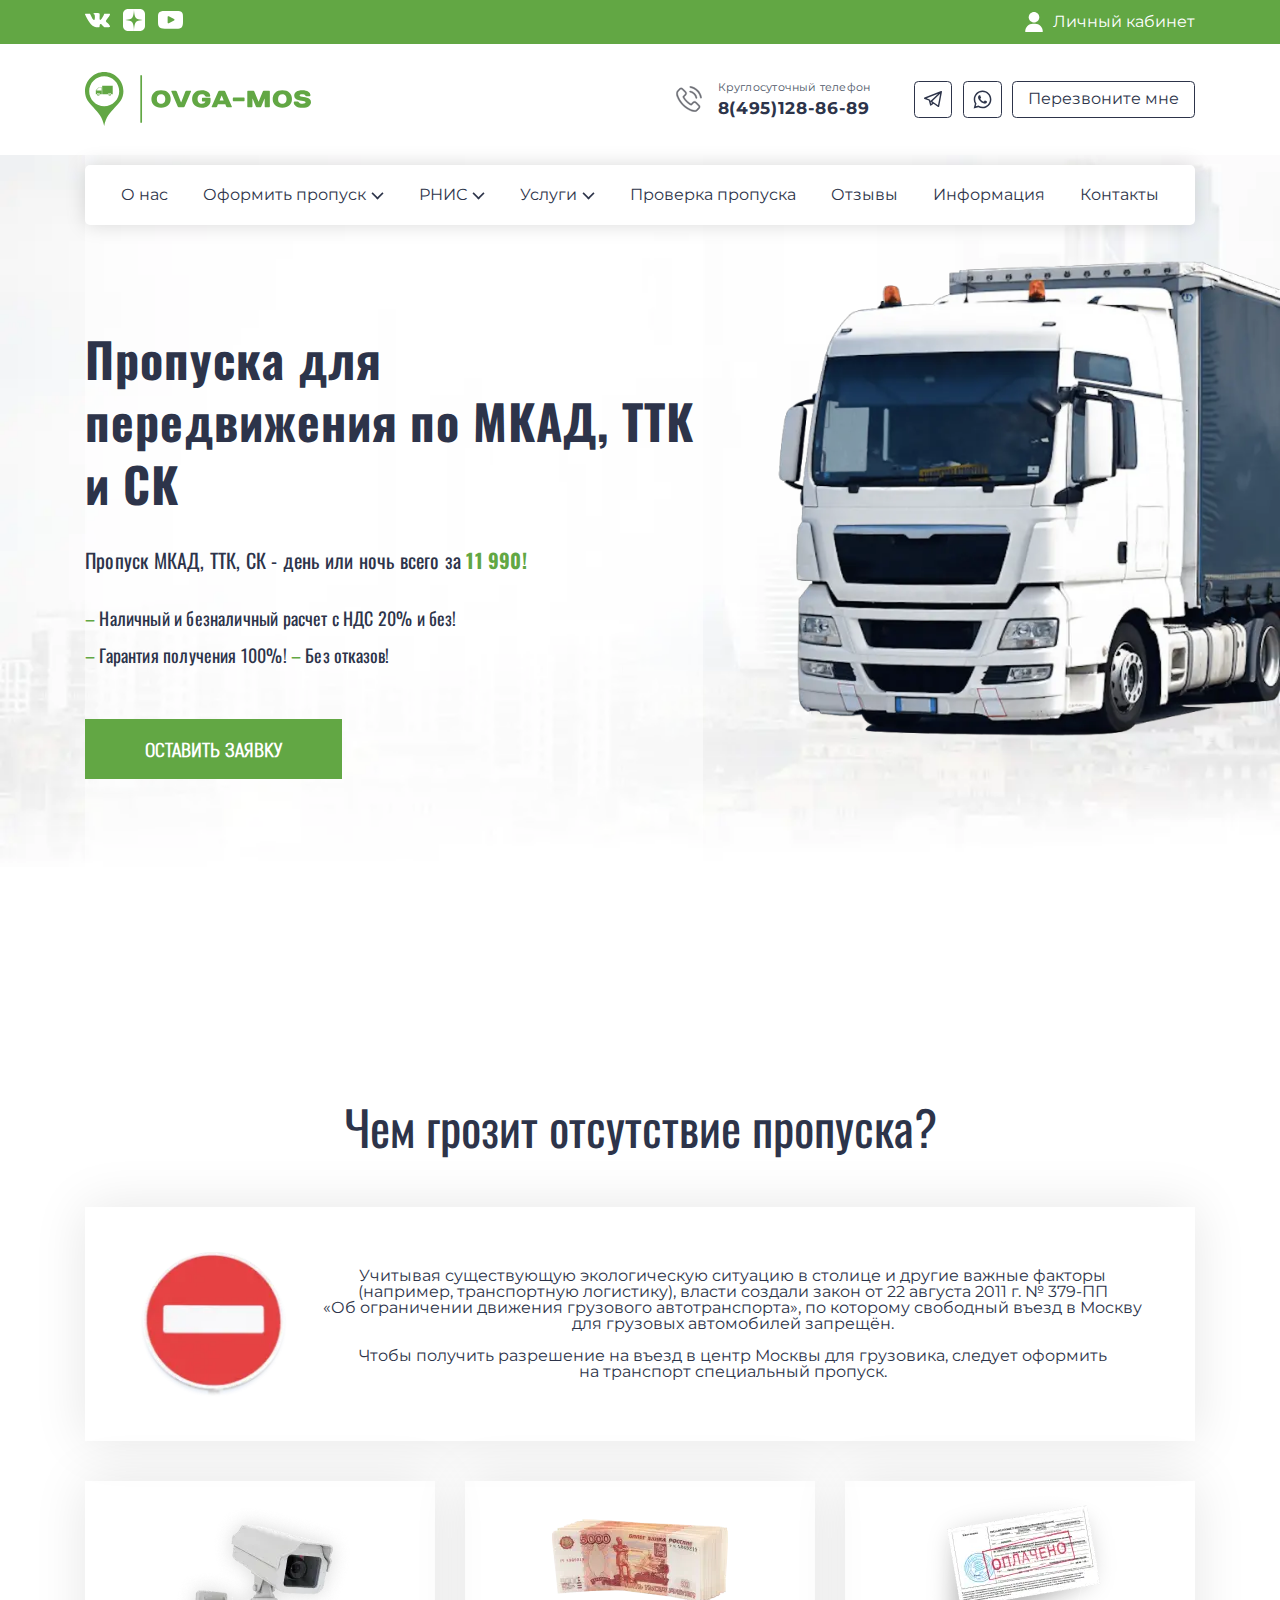
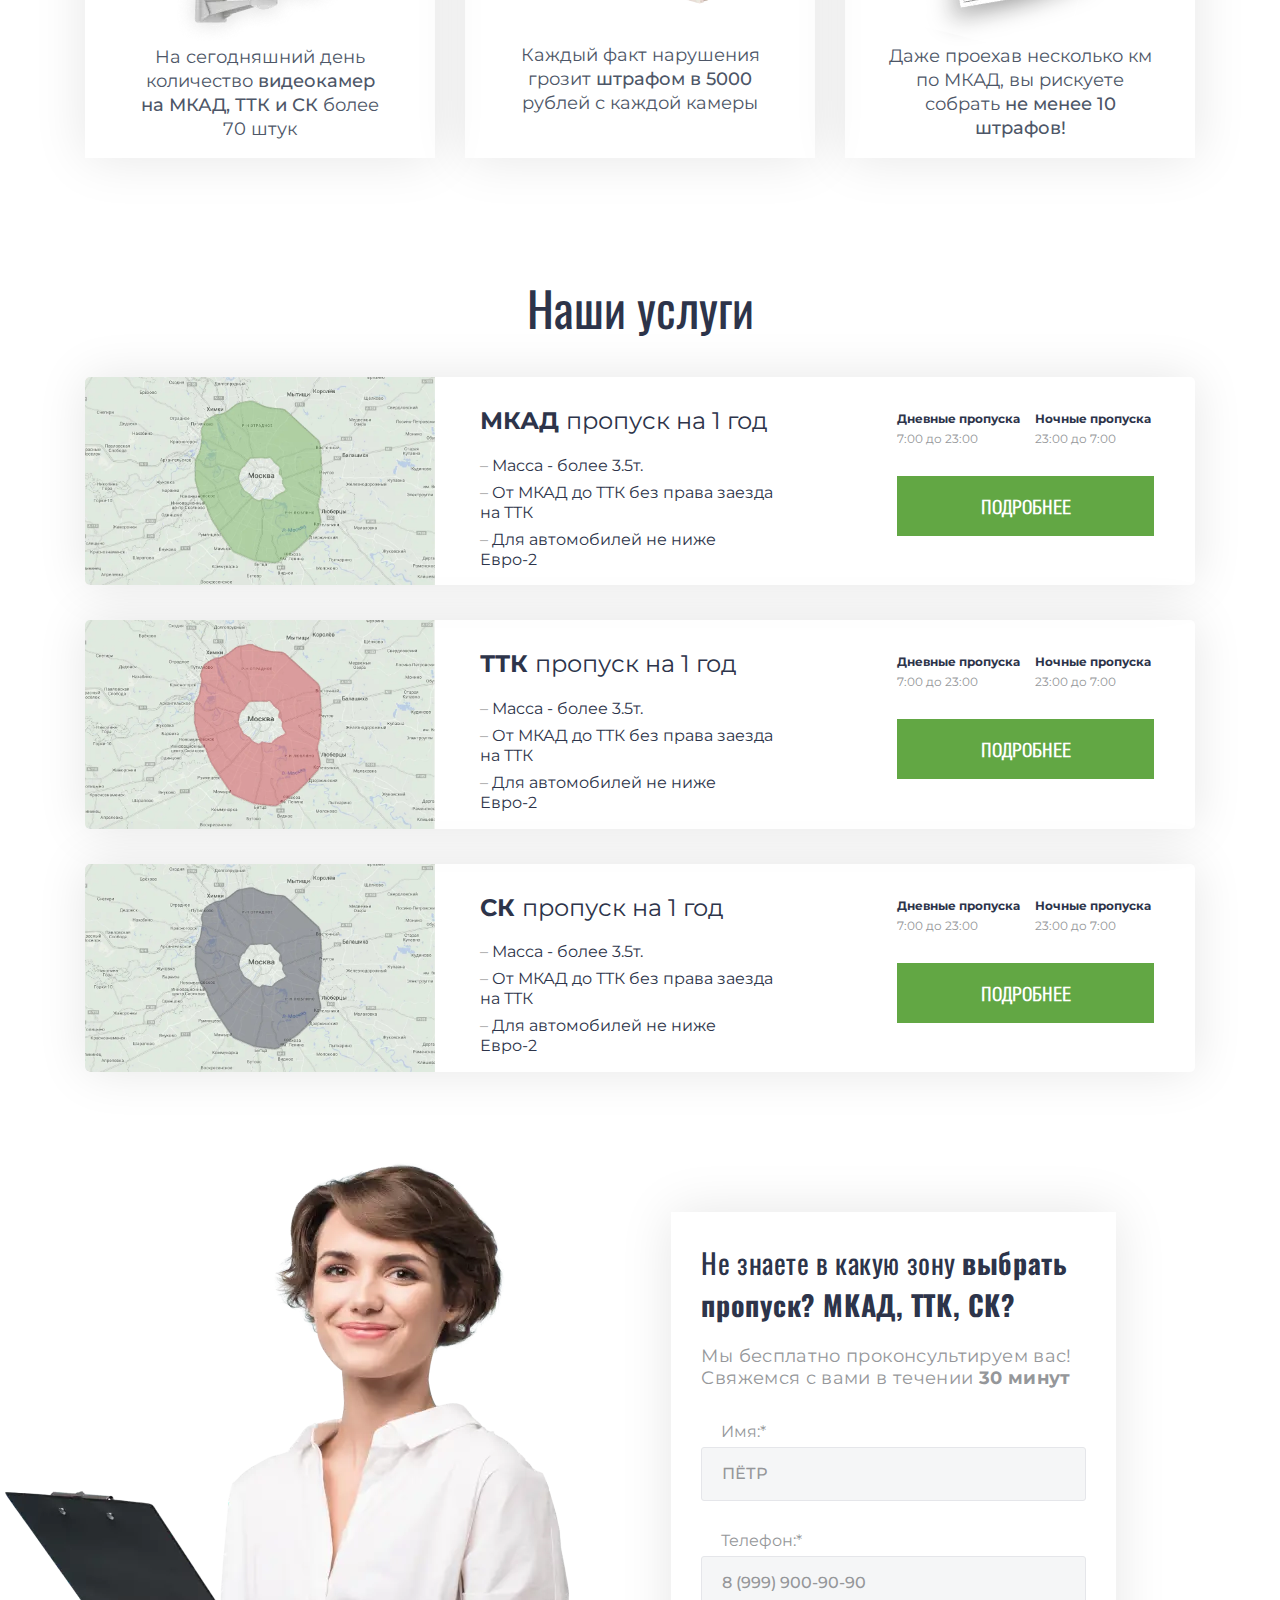
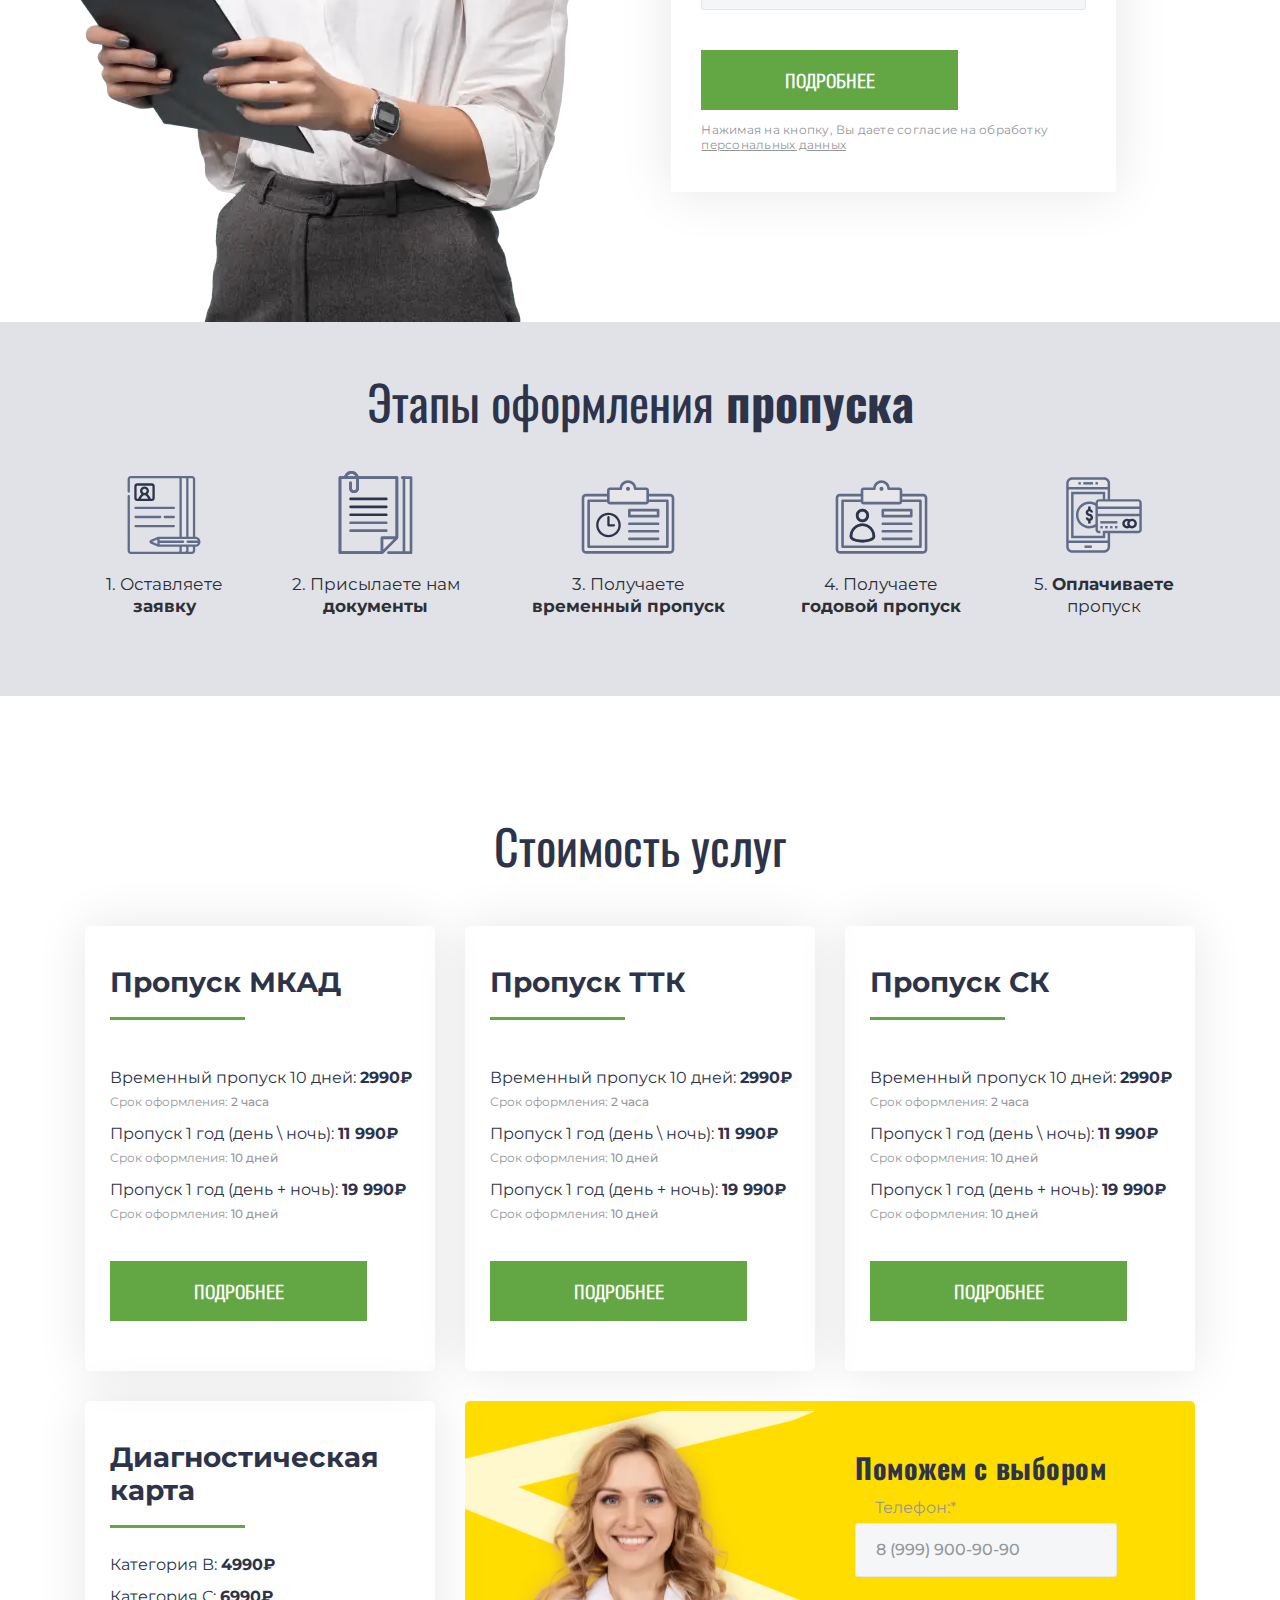
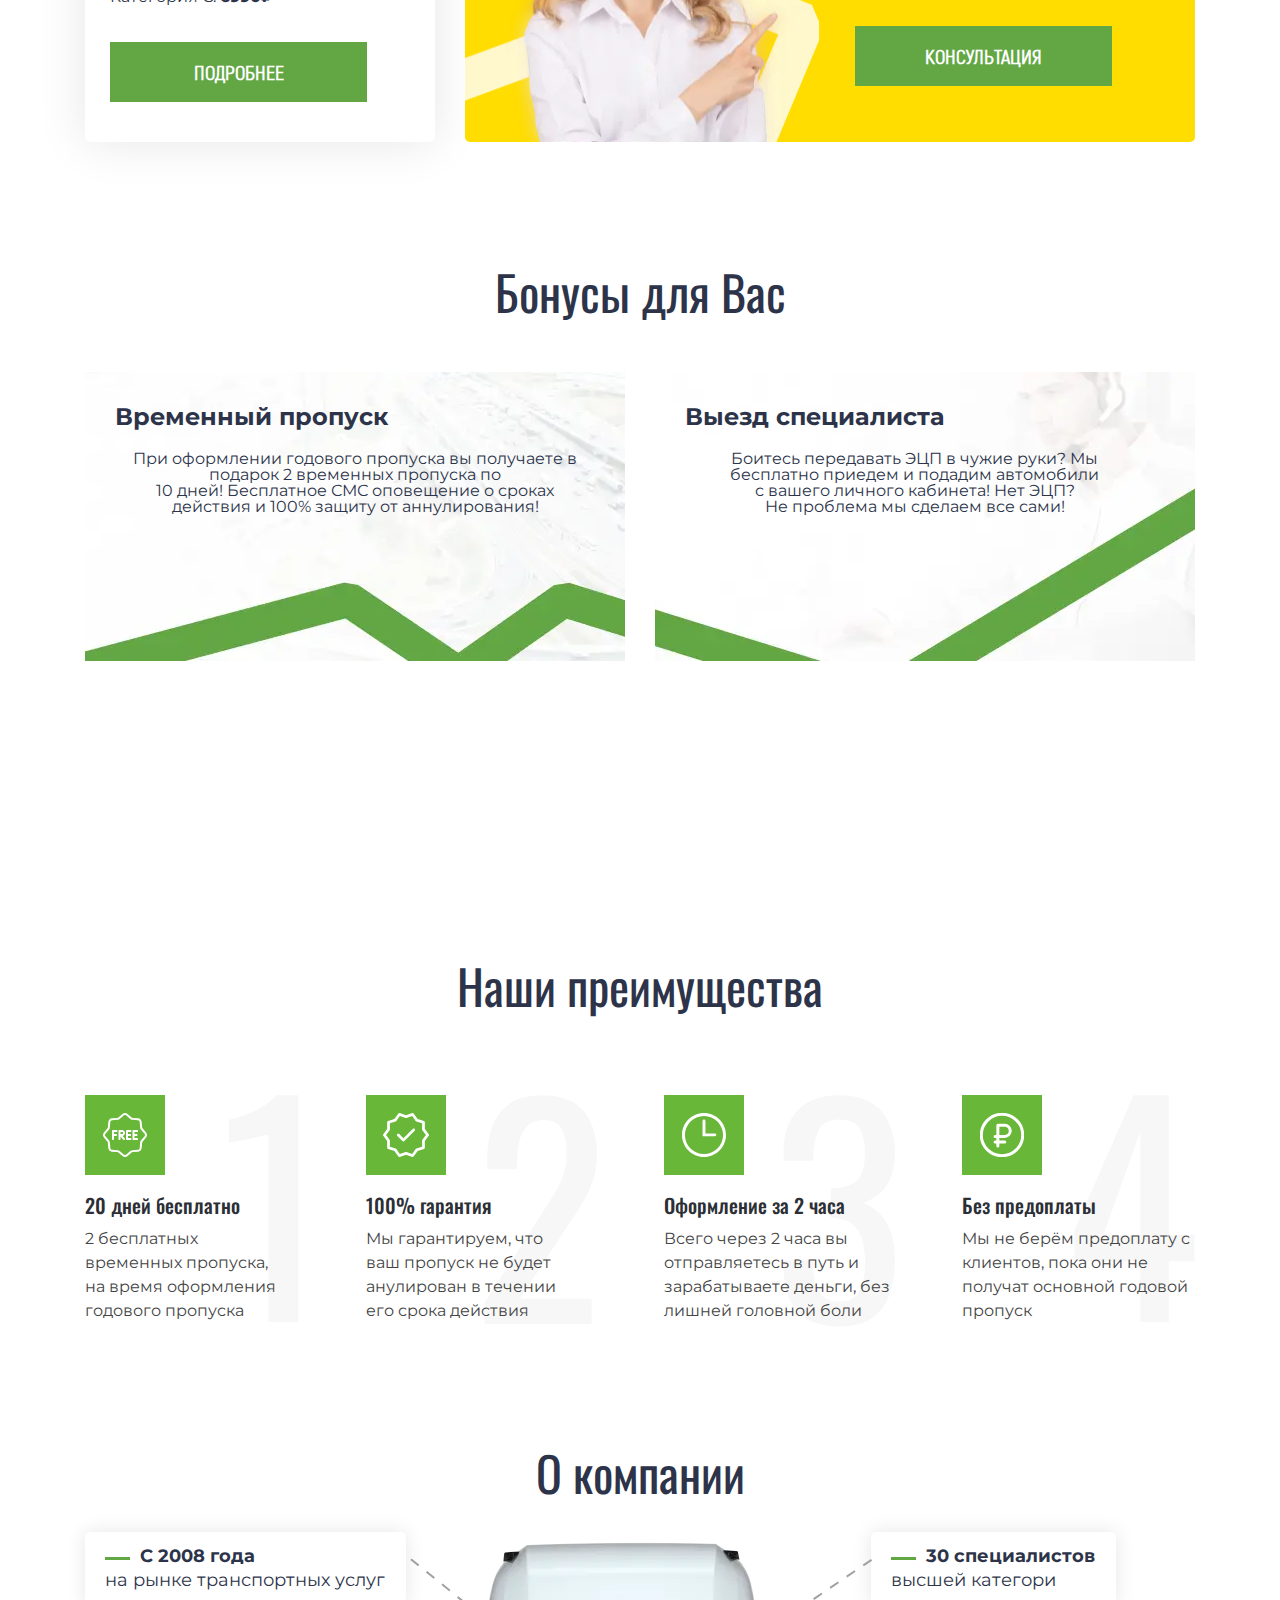
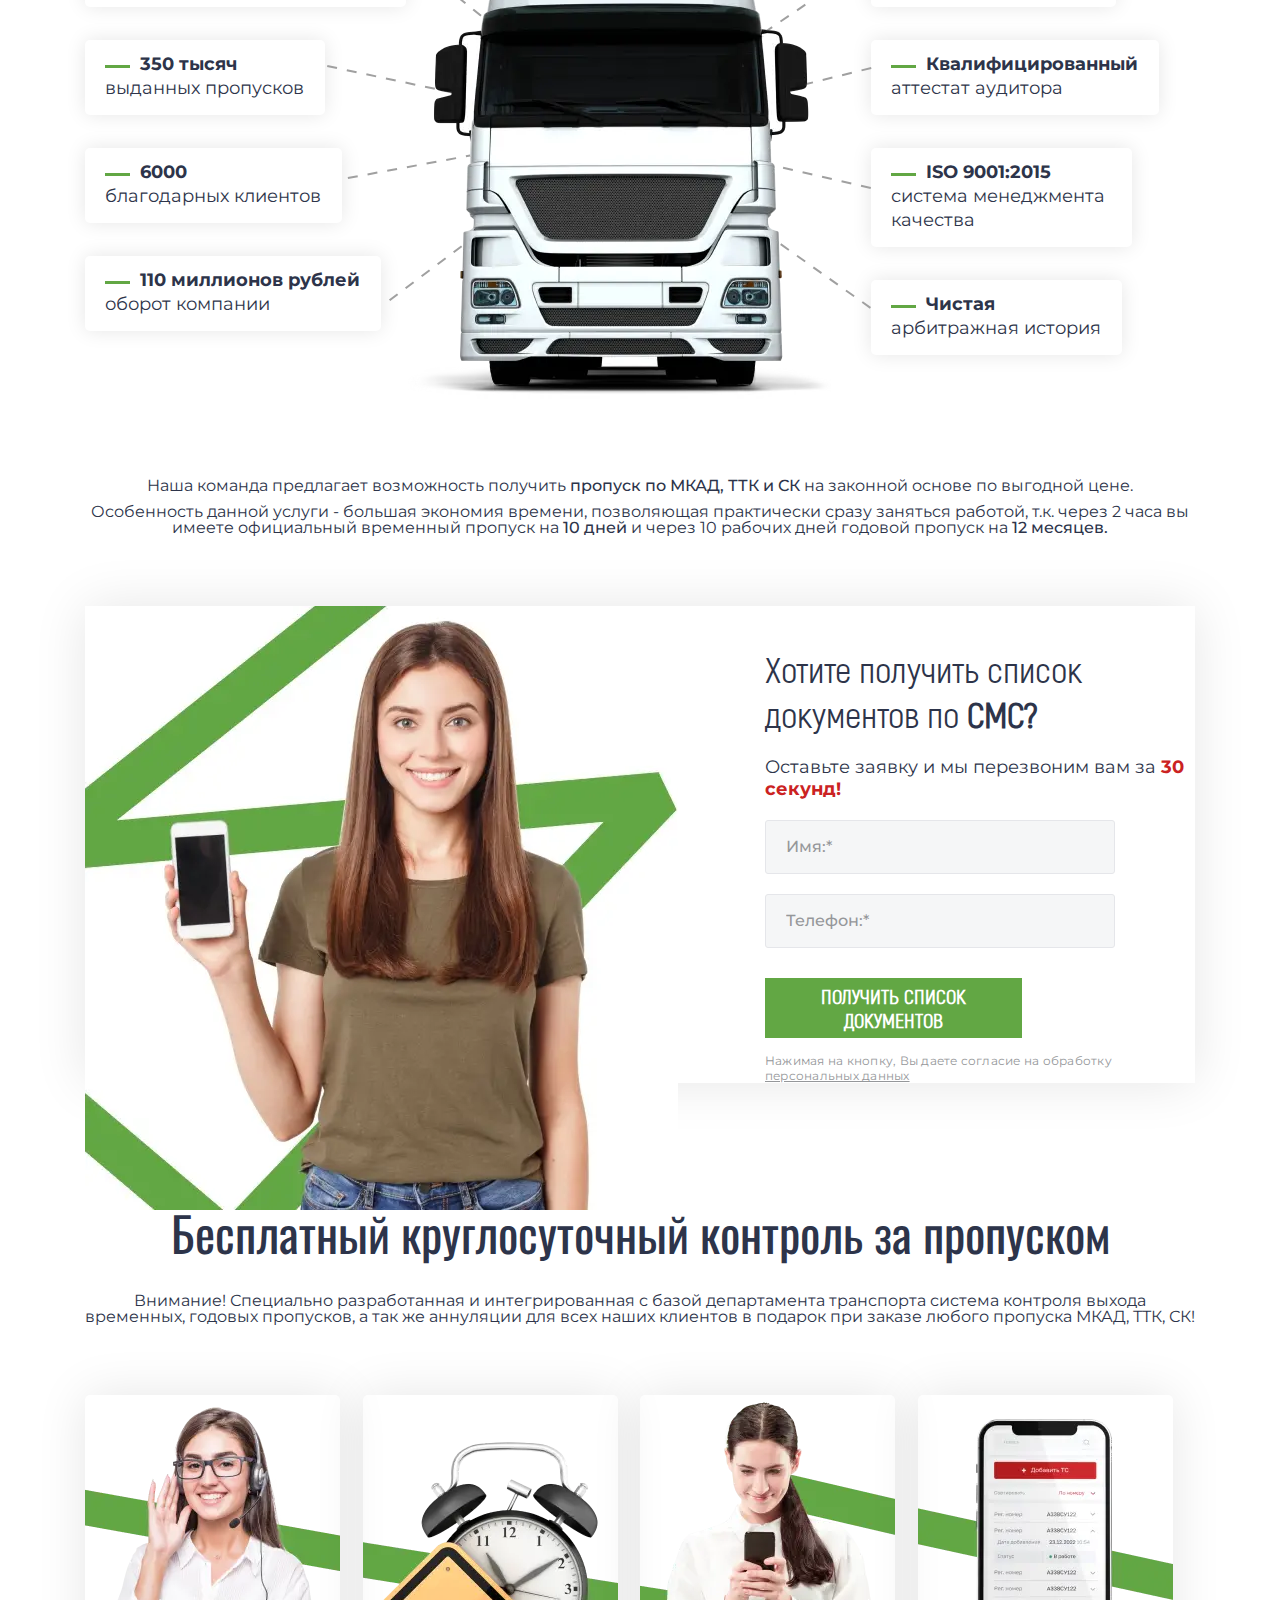
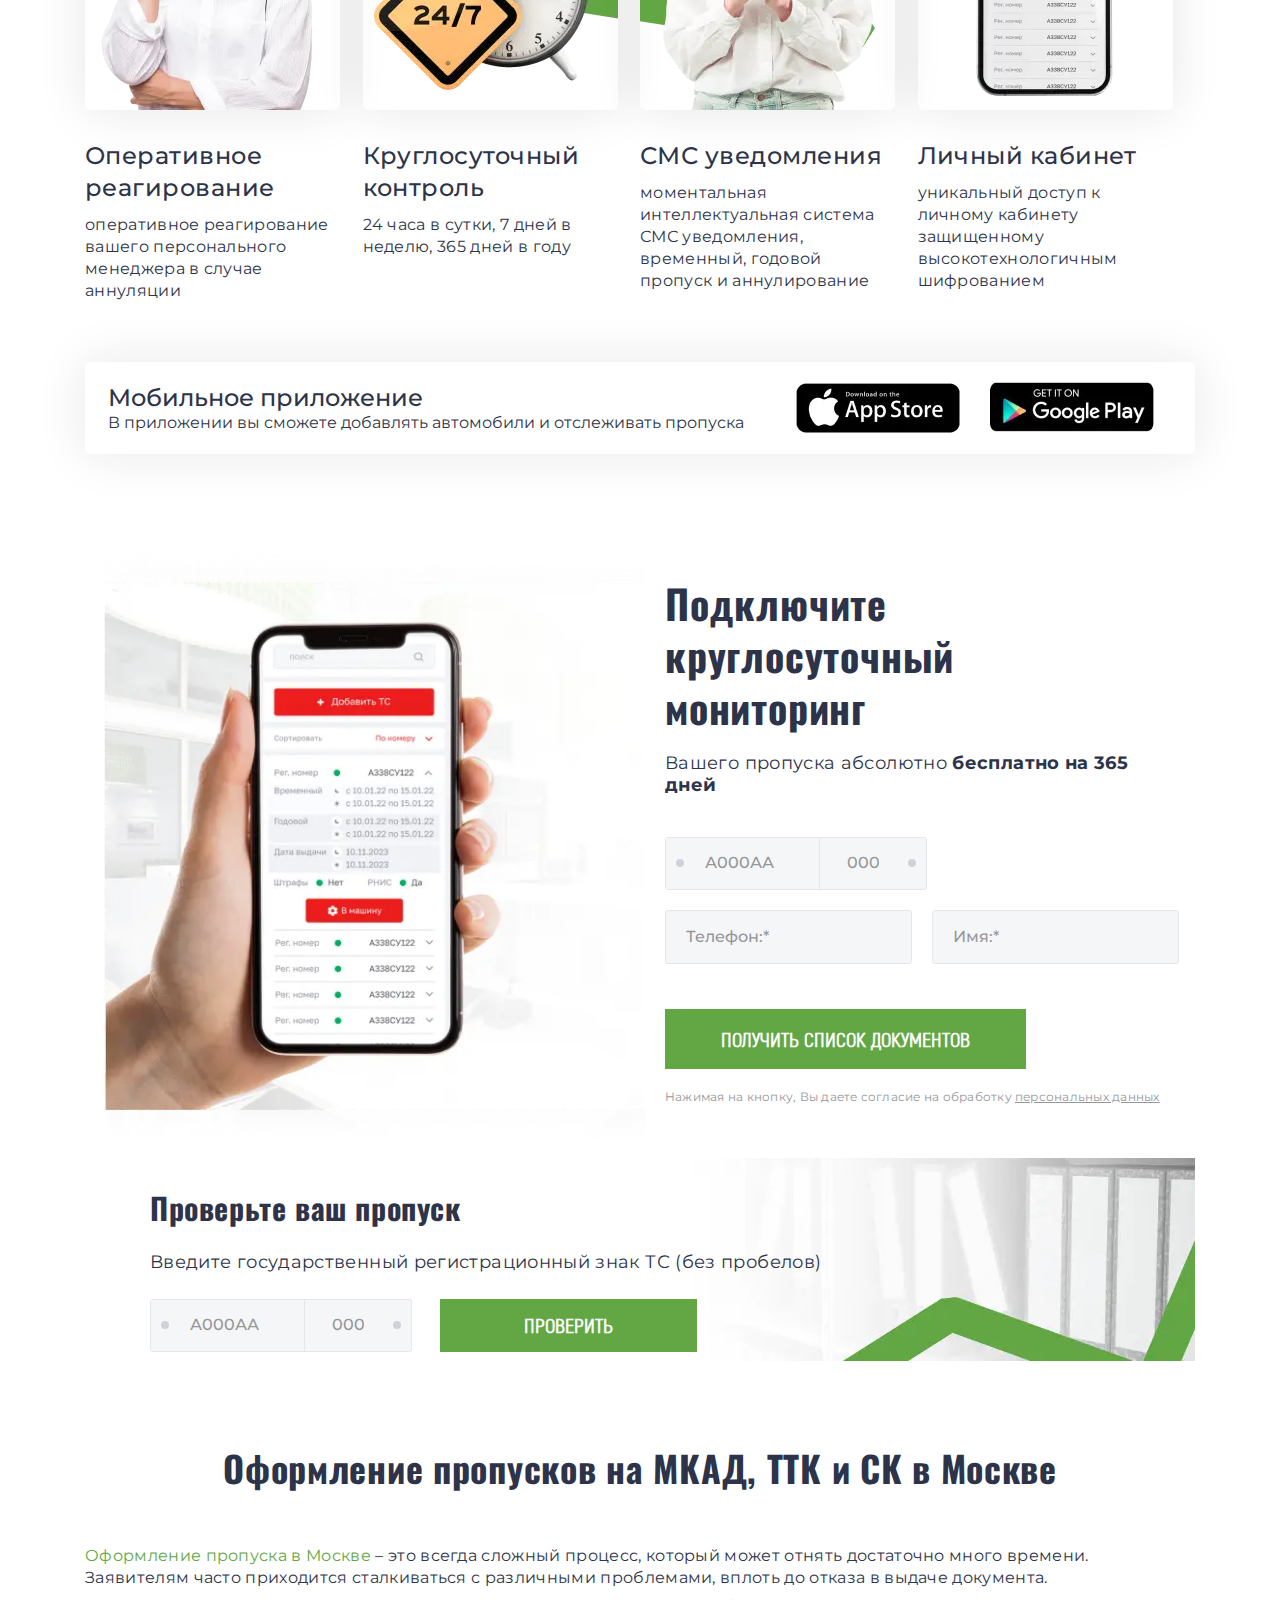
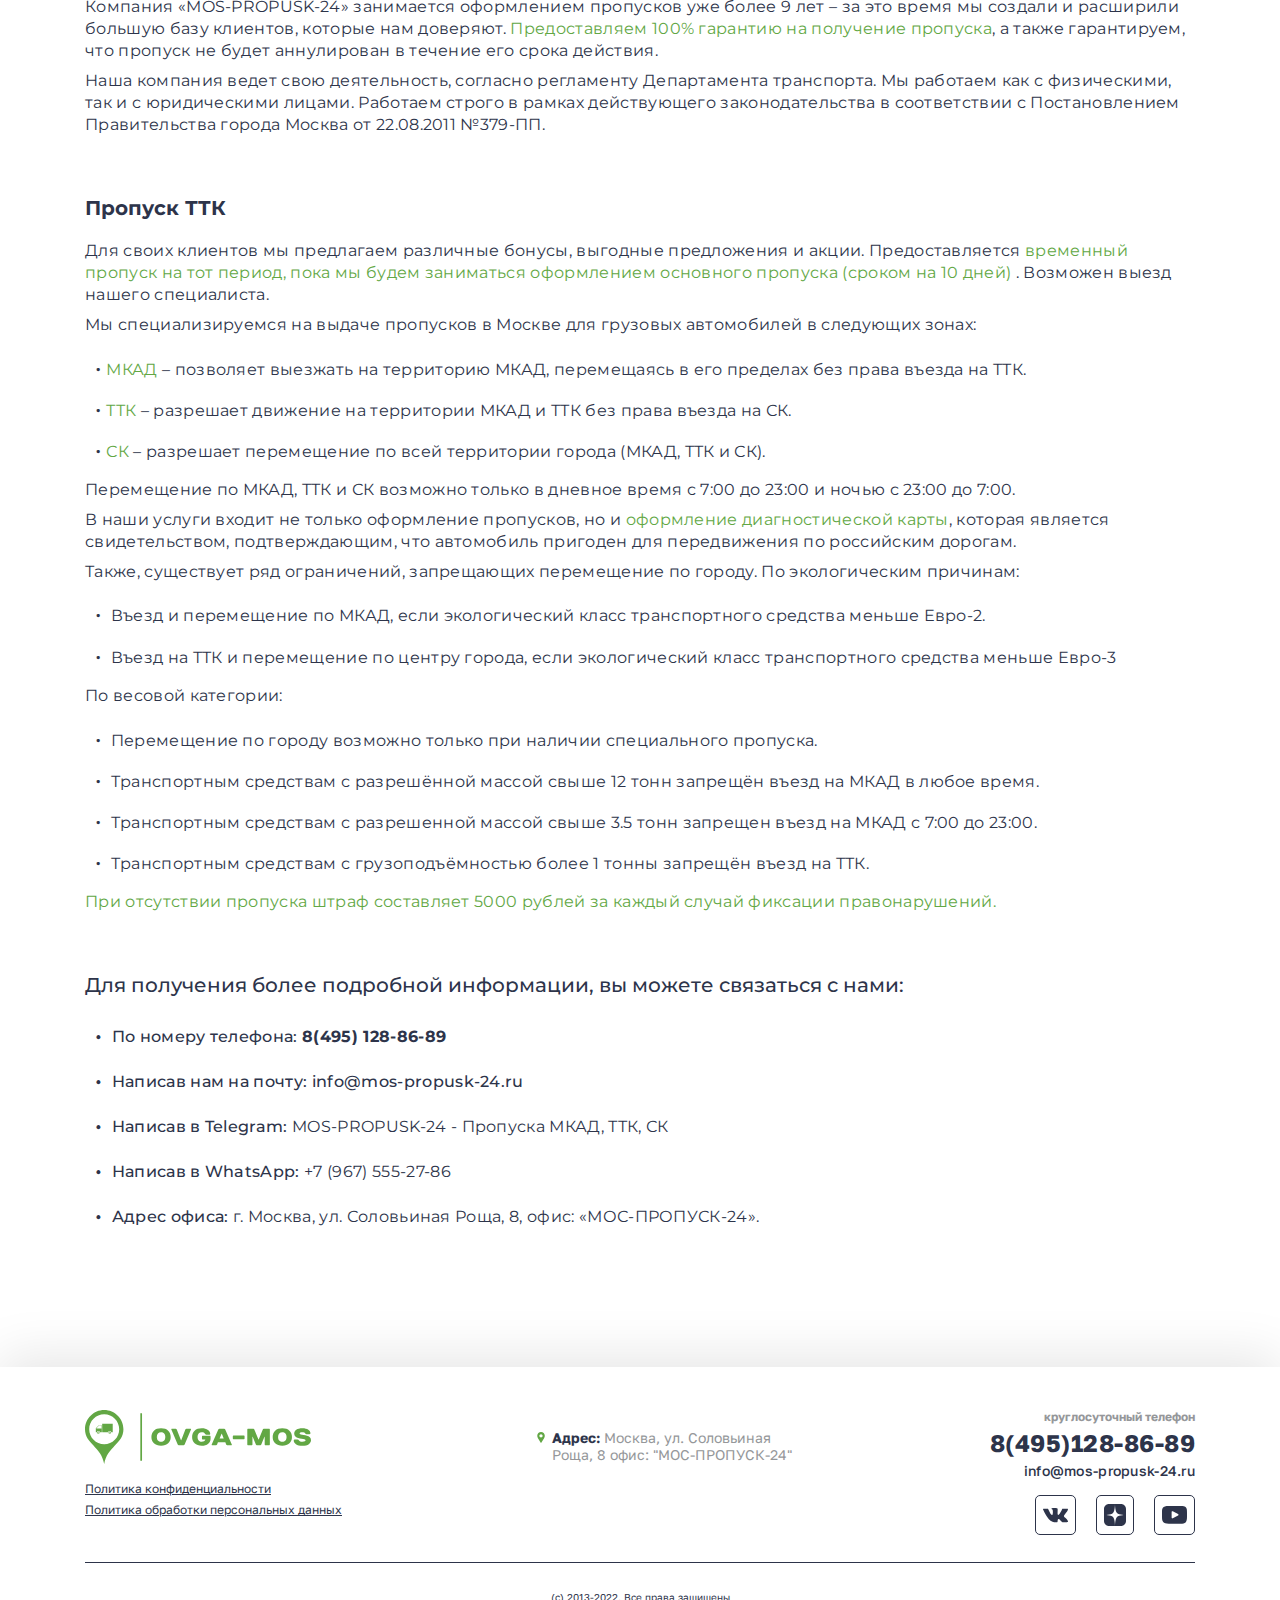
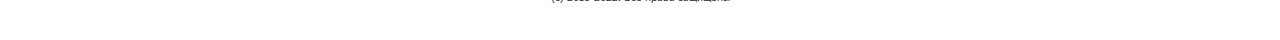
<file: index.html>
<!DOCTYPE html>
<html lang="ru">
  <head>
  <meta charset="UTF-8">
  <meta http-equiv="X-UA-Compatible" content="IE=edge">
  <meta name="viewport" content="width=device-width, initial-scale=1.0">
  <link href="https://fonts.googleapis.com/css?family=Golos+Text:regular,500,700&display=swap&_v=20230607175803" rel="stylesheet" />
  <link href="https://fonts.googleapis.com/css?family=Oswald:regular,500,700&display=swap&_v=20230607175803" rel="stylesheet" />
  <link href="https://fonts.googleapis.com/css?family=Montserrat:300,regular,500,600,700&display=swap&_v=20230607175803" rel="stylesheet" />
  <link href="https://fonts.googleapis.com/css?family=Inter:700&display=swap&_v=20230607175803" rel="stylesheet" />
  <link rel="stylesheet"  href="https://cdn.jsdelivr.net/npm/swiper@9/swiper-bundle.min.css?_v=20230607175803" />
  <link rel="stylesheet" href="css/style.min.css?_v=20230607175803">
  <title>Главная</title>
</head>
  <body>
    <div class="wrapper">
      <header class="header">
  <div class="header__top header-top">
    <div class="container header__container">
      <div class="header-top__wrap">
        <ul class="header-top__socials header-socials">
          <li class="header-socials__item">
            <a href="#" class="header-socials__link">
              <svg
                width="25"
                height="15"
                viewBox="0 0 25 15"
                fill="none"
                xmlns="http://www.w3.org/2000/svg"
              >
                <path
                  d="M24.8675 12.8816C24.8372 12.8164 24.809 12.7623 24.7828 12.7189C24.349 11.9377 23.5201 10.9789 22.2966 9.84205L22.2708 9.81602L22.2578 9.80325L22.2447 9.79017H22.2316C21.6763 9.26081 21.3247 8.90489 21.1774 8.72266C20.908 8.37553 20.8476 8.02417 20.9949 7.66815C21.0989 7.39916 21.4897 6.8311 22.1664 5.96319C22.5223 5.50323 22.8042 5.13458 23.0123 4.85685C24.5137 2.86089 25.1646 1.58544 24.9649 1.03001L24.8873 0.900216C24.8352 0.822074 24.7007 0.750587 24.4841 0.685393C24.2669 0.620335 23.9893 0.609576 23.6507 0.652932L19.9021 0.678828C19.8414 0.657309 19.7547 0.659315 19.6417 0.685393C19.5288 0.71147 19.4724 0.724555 19.4724 0.724555L19.4072 0.757153L19.3554 0.796315C19.312 0.82221 19.2642 0.867756 19.2121 0.932859C19.1603 0.997735 19.1169 1.07387 19.0823 1.16063C18.6742 2.21063 18.2101 3.18686 17.6894 4.08928C17.3683 4.62739 17.0734 5.09374 16.8041 5.4886C16.5351 5.88332 16.3095 6.17414 16.1274 6.36056C15.9451 6.54717 15.7805 6.69666 15.6327 6.80959C15.4851 6.92256 15.3724 6.97029 15.2944 6.95283C15.2162 6.93537 15.1426 6.91805 15.0729 6.90072C14.9515 6.82258 14.8538 6.71631 14.7802 6.58181C14.7063 6.44732 14.6565 6.27804 14.6305 6.07412C14.6046 5.87005 14.5892 5.69453 14.5849 5.54695C14.5808 5.39956 14.5827 5.19107 14.5915 4.92209C14.6005 4.65297 14.6046 4.47088 14.6046 4.37541C14.6046 4.04561 14.611 3.68767 14.6239 3.30152C14.637 2.91537 14.6476 2.60941 14.6565 2.38401C14.6654 2.15838 14.6695 1.91967 14.6695 1.66801C14.6695 1.41635 14.6542 1.21899 14.6239 1.07574C14.594 0.932676 14.5481 0.793807 14.4876 0.659178C14.4267 0.524686 14.3376 0.420648 14.2207 0.346791C14.1036 0.273025 13.958 0.214487 13.7847 0.170993C13.3247 0.0669099 12.739 0.0106055 12.0273 0.00185207C10.4134 -0.0154724 9.37631 0.0887477 8.91639 0.314376C8.73417 0.409706 8.56927 0.539958 8.42183 0.704723C8.26559 0.895702 8.24379 0.999923 8.35659 1.01707C8.87732 1.09507 9.24597 1.28167 9.46293 1.57669L9.54112 1.73302C9.60194 1.84581 9.66267 2.0455 9.72344 2.33181C9.78412 2.61812 9.82328 2.93484 9.84052 3.28178C9.88383 3.91535 9.88383 4.4577 9.84052 4.90887C9.79707 5.36021 9.75604 5.71158 9.71687 5.96324C9.67771 6.2149 9.61917 6.41883 9.54112 6.57498C9.46293 6.73117 9.41092 6.82664 9.38484 6.86128C9.3588 6.89593 9.3371 6.91777 9.31987 6.92634C9.20708 6.96956 9.08977 6.99158 8.96837 6.99158C8.84678 6.99158 8.69934 6.93077 8.52582 6.80922C8.35235 6.68768 8.17231 6.52072 7.9857 6.30809C7.7991 6.09541 7.58866 5.7982 7.35427 5.41643C7.12008 5.03465 6.87708 4.58344 6.62542 4.06279L6.4172 3.68521C6.28704 3.4423 6.10924 3.08861 5.88361 2.62445C5.65785 2.16011 5.4583 1.71095 5.28482 1.27707C5.21548 1.09484 5.11131 0.95611 4.97248 0.860644L4.90733 0.821481C4.86402 0.786832 4.7945 0.75004 4.69912 0.710832C4.60361 0.67167 4.50395 0.643586 4.39973 0.626307L0.833215 0.652203C0.468763 0.652203 0.221479 0.734767 0.0912725 0.899669L0.0391624 0.977674C0.0131301 1.02112 0 1.09051 0 1.18602C0 1.28149 0.0260323 1.39866 0.0781424 1.53739C0.598788 2.76104 1.16498 3.94116 1.77671 5.07792C2.38845 6.21467 2.92004 7.13036 3.37116 7.82416C3.82237 8.51846 4.28228 9.17373 4.75091 9.78966C5.21954 10.4058 5.52974 10.8007 5.68151 10.9742C5.83346 11.1479 5.95282 11.2779 6.03958 11.3646L6.36505 11.677C6.57331 11.8853 6.87913 12.1348 7.28265 12.4254C7.68627 12.7162 8.1331 13.0025 8.62338 13.2848C9.11375 13.5666 9.68423 13.7965 10.3351 13.9744C10.9859 14.1524 11.6194 14.2239 12.2355 14.1894H13.7325C14.036 14.1632 14.266 14.0677 14.4224 13.9029L14.4742 13.8377C14.509 13.7859 14.5416 13.7054 14.5717 13.5972C14.6021 13.4887 14.6173 13.3692 14.6173 13.2392C14.6084 12.8662 14.6368 12.5299 14.7017 12.2306C14.7666 11.9313 14.8405 11.7057 14.9232 11.5537C15.0059 11.4019 15.0992 11.2738 15.203 11.17C15.307 11.0659 15.3811 11.0028 15.4246 10.9811C15.4679 10.9593 15.5024 10.9445 15.5284 10.9356C15.7367 10.8662 15.9818 10.9334 16.2641 11.1375C16.5461 11.3414 16.8107 11.5932 17.0582 11.8925C17.3055 12.192 17.6026 12.5281 17.9497 12.9011C18.2969 13.2743 18.6006 13.5518 18.8608 13.7343L19.121 13.8905C19.2948 13.9947 19.5205 14.0901 19.7982 14.1769C20.0754 14.2636 20.3183 14.2853 20.5269 14.242L23.859 14.19C24.1886 14.19 24.445 14.1354 24.6269 14.0271C24.8092 13.9187 24.9175 13.7992 24.9524 13.6692C24.9872 13.5391 24.9891 13.3915 24.959 13.2264C24.9282 13.0618 24.8977 12.9467 24.8675 12.8816Z"
                  fill="currentColor"
                />
              </svg>
            </a>
          </li>
          <li class="header-socials__item">
            <a href="#" class="header-socials__link">
              <svg
                width="22"
                height="22"
                viewBox="0 0 22 22"
                fill="none"
                xmlns="http://www.w3.org/2000/svg"
              >
                <path
                  fill-rule="evenodd"
                  clip-rule="evenodd"
                  d="M0 5C0 2.23858 2.23858 0 5 0H11C11 0 11 7 9 9C7 11 0 11 0 11V5ZM22 11C22 11 15 11 13 9C11 7 11 0 11 0H17C19.7614 0 22 2.23858 22 5L22 11ZM22 11L22 17C22 19.7614 19.7614 22 17 22L11 22C11 22 11 15 13 13C15 11 22 11 22 11ZM11 22L5 22C2.23858 22 0 19.7614 0 17V11C0 11 7 11 9 13C11 15 11 22 11 22Z"
                  fill="currentColor"
                />
              </svg>
            </a>
          </li>
          <li class="header-socials__item">
            <a href="#" class="header-socials__link">
              <svg
                width="25"
                height="18"
                viewBox="0 0 25 18"
                fill="none"
                xmlns="http://www.w3.org/2000/svg"
              >
                <path
                  d="M24.0256 1.54796C23.1231 0.463746 21.457 0.0214844 18.2751 0.0214844H6.72468C3.46992 0.0214844 1.77556 0.492274 0.876532 1.64659C0 2.77205 0 4.43033 0 6.72542V11.0999C0 15.5462 1.04 17.8037 6.72468 17.8037H18.2752C21.0345 17.8037 22.5635 17.4135 23.5527 16.4566C24.5672 15.4755 25 13.8734 25 11.0999V6.72542C25 4.30505 24.9322 2.63699 24.0256 1.54796ZM16.0501 9.51658L10.8051 12.2871C10.6878 12.3491 10.5596 12.3798 10.4315 12.3798C10.2865 12.3798 10.1419 12.3403 10.0137 12.2619C9.77242 12.1141 9.62508 11.8498 9.62508 11.5647V6.04141C9.62508 5.75678 9.77202 5.4927 10.0128 5.34484C10.2537 5.19699 10.5533 5.18688 10.8032 5.31811L16.0482 8.07079C16.3151 8.21082 16.4827 8.48925 16.4831 8.79303C16.4834 9.09706 16.3165 9.37589 16.0501 9.51658Z"
                  fill="currentColor"
                />
              </svg>
            </a>
          </li>
        </ul>
        <div class="header__actions">
          <a href="#" class="header-top__login">
            <svg
              width="20"
              height="20"
              viewBox="0 0 20 20"
              fill="none"
              xmlns="http://www.w3.org/2000/svg"
            >
              <path
                d="M10 0C7.09223 0 4.72656 2.36566 4.72656 5.27344C4.72656 8.18121 7.09223 10.5469 10 10.5469C12.9078 10.5469 15.2734 8.18121 15.2734 5.27344C15.2734 2.36566 12.9078 0 10 0Z"
                fill="currentColor"
              />
              <path
                d="M16.5612 13.992C15.1174 12.5261 13.2035 11.7188 11.1719 11.7188H8.82812C6.79656 11.7188 4.88258 12.5261 3.43883 13.992C2.00215 15.4507 1.21094 17.3763 1.21094 19.4141C1.21094 19.7377 1.47328 20 1.79688 20H18.2031C18.5267 20 18.7891 19.7377 18.7891 19.4141C18.7891 17.3763 17.9979 15.4507 16.5612 13.992Z"
                fill="currentColor"
              />
            </svg>
            <span>Личный кабинет</span>
          </a>
          <button class="burger">
            <span class="burger__span"></span>
          </button>
        </div>
      </div>
    </div>
  </div>
  <div class="header__bottom header-bottom">
    <div class="container header__container">
      <div class="header-bottom__wrap">
        <div class="header__logo-wrap">
          <a href="/" class="header__logo logo">
            <img src="img/logo.svg" alt="Логотип">
          </a>
        </div>
        <div class="header-bottom__contacts header-contacts">
          <div class="header-contacts__phone">
            <img src="img/icons/phonecall-icon.svg" alt="Иконка звонка" />
            <div class="header-contacts__phone-wrap">
              <span> Круглосуточный телефон </span>
              <a href="tel:+74951288689" class="header-contacts__phone-link">
                8(495)128-86-89
              </a>
            </div>
          </div>
          <div class="header-contacts__links">
            <a href="#" class="header-contacts__link">
              <svg
                width="18"
                height="18"
                viewBox="0 0 18 18"
                fill="none"
                xmlns="http://www.w3.org/2000/svg"
              >
                <path
                  d="M14.4905 17.0502C14.3499 17.0502 14.2103 17.0086 14.0905 16.9274L9.56456 13.8574L7.13711 15.604C6.94673 15.7409 6.70134 15.7754 6.48028 15.6964C6.25949 15.6172 6.09182 15.4343 6.03197 15.2075L4.81311 10.5884L0.458013 8.92315C0.183842 8.81826 0.00201159 8.55597 1.65783e-05 8.26242C-0.00197843 7.96887 0.176242 7.7041 0.449083 7.59552L17.0088 1.00629C17.0839 0.974372 17.1634 0.955942 17.2436 0.951002C17.2723 0.949292 17.3011 0.949292 17.3297 0.950907C17.4958 0.960787 17.6589 1.02843 17.7862 1.15326C17.7994 1.16618 17.8119 1.17938 17.8238 1.19316C17.9292 1.31362 17.9872 1.46049 17.9981 1.61011C18.0008 1.64773 18.0006 1.68583 17.9973 1.72392C17.995 1.75109 17.9911 1.77817 17.9856 1.80505L15.1904 16.4711C15.1454 16.7067 14.9851 16.9039 14.7635 16.9958C14.6757 17.0323 14.5829 17.0502 14.4905 17.0502ZM9.96194 12.405L13.9935 15.1396L16.1684 3.72777L8.31312 11.2866L9.94294 12.3922C9.9495 12.3963 9.95577 12.4006 9.96194 12.405ZM6.60587 11.7969L7.14566 13.8423L8.30865 13.0054L6.7858 11.9724C6.71502 11.9245 6.65441 11.8648 6.60587 11.7969ZM2.67295 8.24427L5.66337 9.3876C5.87759 9.46949 6.03928 9.64961 6.0978 9.87134L6.47705 11.3086C6.49443 11.1428 6.56958 10.9868 6.69165 10.8693L14.1766 3.66697L2.67295 8.24427Z"
                  fill="currentColor"
                />
              </svg>
            </a>
            <a href="#" class="header-contacts__link">
              <svg
                width="19"
                height="19"
                viewBox="0 0 19 19"
                fill="none"
                xmlns="http://www.w3.org/2000/svg"
              >
                <path
                  fill-rule="evenodd"
                  clip-rule="evenodd"
                  d="M15.8007 3.17307C14.1342 1.50467 11.918 0.585451 9.55696 0.584473C4.69179 0.584473 0.732244 4.54391 0.730288 9.41038C0.729635 10.966 1.13603 12.4846 1.90847 13.8232L0.65625 18.397L5.3354 17.1695C6.6247 17.8728 8.0762 18.2435 9.55337 18.2439H9.55706C14.4217 18.2439 18.3817 14.2841 18.3835 9.41745C18.3845 7.0589 17.4672 4.84136 15.8007 3.17307ZM9.55696 16.7533H9.55391C8.23754 16.7527 6.94651 16.3989 5.81996 15.7306L5.55219 15.5716L2.77551 16.3L3.51664 13.5928L3.34215 13.3152C2.60775 12.1472 2.21995 10.7971 2.22061 9.41092C2.22213 5.36604 5.51327 2.07523 9.55989 2.07523C11.5194 2.07588 13.3615 2.83995 14.7465 4.22666C16.1316 5.61337 16.894 7.45659 16.8933 9.4169C16.8916 13.4621 13.6006 16.7533 9.55696 16.7533ZM13.5811 11.2587C13.3606 11.1483 12.2762 10.6149 12.074 10.5412C11.872 10.4676 11.7248 10.4309 11.5779 10.6516C11.4308 10.8723 11.0082 11.3692 10.8795 11.5163C10.7508 11.6635 10.6223 11.682 10.4017 11.5715C10.1811 11.4611 9.47052 11.2282 8.62806 10.4768C7.97249 9.892 7.52989 9.16978 7.40117 8.94909C7.27266 8.72817 7.40008 8.62032 7.49793 8.49899C7.73668 8.20251 7.97575 7.89169 8.04924 7.74459C8.12284 7.59738 8.08599 7.46855 8.03076 7.3582C7.97575 7.24785 7.53468 6.16229 7.35094 5.72057C7.17177 5.2907 6.9901 5.34875 6.85464 5.34201C6.72613 5.3356 6.57904 5.33429 6.43194 5.33429C6.28495 5.33429 6.04599 5.38941 5.84377 5.61033C5.64166 5.83114 5.07198 6.36462 5.07198 7.45018C5.07198 8.53574 5.86225 9.58444 5.97249 9.73164C6.08274 9.87885 7.52772 12.1065 9.74004 13.0617C10.2662 13.2891 10.677 13.4247 10.9974 13.5264C11.5257 13.6942 12.0064 13.6705 12.3865 13.6138C12.8103 13.5504 13.6912 13.0802 13.8752 12.5651C14.0589 12.0499 14.0589 11.6083 14.0037 11.5163C13.9487 11.4243 13.8016 11.3692 13.5811 11.2587Z"
                  fill="currentColor"
                />
              </svg>
            </a>
            <a href="#" class="header-contacts__link header-contacts__link--btn"
              >Перезвоните мне</a
            >
          </div>
        </div>
      </div>
    </div>
  </div>
  <nav data-da=".header-bottom__wrap,858,last" class="header__menu header-menu">
    <div class="container header__container header-menu__container">
      <ul class="header-menu__list">
        <li class="header-menu__item">
          <a href="/about-us.html" class="header-menu__link">О нас</a>
        </li>
        <li class="header-menu__item">
          <div class="header-menu__dropdown-wrap">
            <a href="/pass-cost.html" class="header-menu__link header-menu__link--dropdown">
              Оформить пропуск
            </a>
            <svg
                width="13"
                height="8"
                viewBox="0 0 13 8"
                fill="none"
                xmlns="http://www.w3.org/2000/svg"
              >
                <line
                  x1="1.06569"
                  y1="0.934315"
                  x2="7.06569"
                  y2="6.93431"
                  stroke="currentColor"
                  stroke-width="1.6"
                />
                <line
                  y1="-0.8"
                  x2="8.48528"
                  y2="-0.8"
                  transform="matrix(-0.707107 0.707107 0.707107 0.707107 12.5 1.5)"
                  stroke="currentColor"
                  stroke-width="1.6"
                />
            </svg>
          </div>
          <ul class="header-menu__sub-list">
            <li class="header-menu__sub-item">
              <a href="/check-number.html" class="header-menu__sub-link">
                категория
              </a>
            </li>
            <li class="header-menu__sub-item">
              <a href="/info.html" class="header-menu__sub-link">
                категория
              </a>
            </li>
            <li class="header-menu__sub-item">
              <a href="/article.html" class="header-menu__sub-link">
                категория
              </a>
            </li>
          </ul>
        </li>
        <li class="header-menu__item">
          <div class="header-menu__dropdown-wrap">
            <a href="#" class="header-menu__link header-menu__link--dropdown">
              РНИС
            </a>
            <svg
                width="13"
                height="8"
                viewBox="0 0 13 8"
                fill="none"
                xmlns="http://www.w3.org/2000/svg"
              >
                <line
                  x1="1.06569"
                  y1="0.934315"
                  x2="7.06569"
                  y2="6.93431"
                  stroke="currentColor"
                  stroke-width="1.6"
                />
                <line
                  y1="-0.8"
                  x2="8.48528"
                  y2="-0.8"
                  transform="matrix(-0.707107 0.707107 0.707107 0.707107 12.5 1.5)"
                  stroke="currentColor"
                  stroke-width="1.6"
                />
            </svg>
          </div>
          <ul class="header-menu__sub-list">
            <li class="header-menu__sub-item">
              <a href="/check-rnis.html" class="header-menu__sub-link">
                Проверьте регистрацию РНИС
              </a>
            </li>
            <li class="header-menu__sub-item">
              <a href="/cost-rnis.html" class="header-menu__sub-link">
                Стоимость подключения к РНИС
              </a>
            </li>
            <li class="header-menu__sub-item">
              <a href="/make-card.html" class="header-menu__sub-link">
                Оформить диагностическую карту
              </a>
            </li>
          </ul>
        </li>
        <li class="header-menu__item">
          <div class="header-menu__dropdown-wrap">
            <a href="" class="header-menu__link header-menu__link--dropdown">
              Услуги
            </a>
            <svg
                width="13"
                height="8"
                viewBox="0 0 13 8"
                fill="none"
                xmlns="http://www.w3.org/2000/svg"
              >
                <line
                  x1="1.06569"
                  y1="0.934315"
                  x2="7.06569"
                  y2="6.93431"
                  stroke="currentColor"
                  stroke-width="1.6"
                />
                <line
                  y1="-0.8"
                  x2="8.48528"
                  y2="-0.8"
                  transform="matrix(-0.707107 0.707107 0.707107 0.707107 12.5 1.5)"
                  stroke="currentColor"
                  stroke-width="1.6"
                />
            </svg>
          </div>
          <ul class="header-menu__sub-list">
            <li class="header-menu__sub-item">
              <a href="" class="header-menu__sub-link">
                Проверьте регистрацию РНИС
              </a>
            </li>
            <li class="header-menu__sub-item">
              <a href="" class="header-menu__sub-link">категория

              </a>
            </li>
            <li class="header-menu__sub-item">
              <a href="" class="header-menu__sub-link">категория

              </a>
            </li>
          </ul>
        </li>
        <li class="header-menu__item">
          <a href="" class="header-menu__link">Проверка пропуска</a>
        </li>
        <li class="header-menu__item">
          <a href="/reviews.html" class="header-menu__link">Отзывы</a>
        </li>
        <li class="header-menu__item">
          <a href="/info.html" class="header-menu__link">Информация</a>
        </li>
        <li class="header-menu__item">
          <a href="/contacts.html" class="header-menu__link">Контакты</a>
        </li>
      </ul>
    </div>
  </nav>
</header>

<!-- Доработать выпадающие меню, подключить JS -->

      <main class="main">
        <section class="hero">
          <div class="container">
            <div class="hero__img-wrap">
              <picture><source srcset="img/hero/truck.webp" type="image/webp"><img src="img/hero/truck.png" alt="Грузовик"></picture>
              <div class="hero__content">
                <h1 class="hero__title">
                  Пропуска для передвижения по МКАД, ТТК и СК
                </h1>
                <p class="hero__txt">Пропуск МКАД, ТТК, СК - день или ночь всего за <span class="hero__txt--green">11 990!</span> </p>
                <p class="hero__txt hero__txt--describe"> <span>–</span> Наличный и безналичный расчет с НДС 20% и без!</p>
                <p class="hero__txt hero__txt--describe"> <span>–</span> Гарантия получения 100%! <span>–</span> Без отказов!</p>
                <button class="btn">ОСТАВИТЬ ЗАЯВКУ</button>
              </div>
            </div>
          </div>
        </section>
        <section class="pass">
          <div class="container">
              <h2 class="section-title pass__title">Чем грозит отсутствие пропуска?</h2>
              <div class="brickWrapp">
                  <picture><source srcset="img/pass/brick.webp" type="image/webp"><img src="img/pass/brick.png" alt="" class="brickImg"></picture>
                  <div class="sectionText sectionText__brick">Учитывая существующую экологическую ситуацию в столице и другие важные факторы 
                      (например, транспортную логистику), власти создали закон от 22 августа 2011 г. № 379-ПП «Об ограничении 
                      движения грузового автотранспорта», по которому свободный въезд в Москву для грузовых автомобилей запрещён. <br><br>
                      Чтобы получить разрешение на въезд в центр Москвы для грузовика, следует оформить на транспорт специальный 
                      пропуск.
                  </div>
              </div>
              <div class="infoGrid">
                  <div class="infoGrid__element">
                      <picture><source srcset="img/pass/camera.webp" type="image/webp"><img src="img/pass/camera.png" alt="" class="element__img"></picture>
                      <div class="elementText">На сегодняшний день количество <span class="elementText_span">видеокамер на МКАД, ТТК и СК</span> более 70 штук</div>
                  </div>
                  <div class="infoGrid__element">
                      <picture><source srcset="img/pass/money.webp" type="image/webp"><img src="img/pass/money.png" alt="" class="element__img"></picture>
                      <div class="elementText">Каждый факт нарушения грозит <span class="elementText_span">штрафом в 5000</span> рублей с каждой камеры</div>
  
                  </div>
                  <div class="infoGrid__element">
                      <picture><source srcset="img/pass/paper.webp" type="image/webp"><img src="img/pass/paper.png" alt="" class="element__img"></picture>
                      <div class="elementText">Даже проехав несколько км по МКАД, вы рискуете собрать <span class="elementText_span">не менее 10 штрафов!</span></div>
  
                  </div>
                  
              </div>
          </div>
        </section>
        <section class="our-services">
          <div class="container">
              <h2 class="section-title our-services__title">Наши услуги</h2>
              <div class="servicesFlex">
                  <div class="serviceWrapp">
                      <picture><source srcset="img/our-services/MoscowMCAR.webp" type="image/webp"><img src="img/our-services/MoscowMCAR.png" alt="" class="cityMap"></picture>
                      <div class="serviceDescription">
                          <div class="serviceDescription__title"><span>МКАД </span>пропуск на 1 год</div>
                          <div class="serviceDescription__text"><span>–</span> Масса - более 3.5т.</div>
                          <div class="serviceDescription__text"><span>–</span> От МКАД до ТТК без права заезда на ТТК</div>
                          <div class="serviceDescription__text"><span>–</span> Для автомобилей не ниже Евро-2    </div>
                      </div>
                      <div class="serviceToBuy">
                          <div class="serviceToBuy__text">
                              <div class="serviceToBue__left"><span>Дневные пропуска</span><br>7:00 до 23:00</div>
                              <div class="serviceToBue__right"><span>Ночные пропуска</span><br>23:00 до 7:00</div>
                          </div>
                          <a href="#" class="btn our-services__btn">Подробнее</a>
                      </div>
                  </div>
                  <div class="serviceWrapp">
                      <picture><source srcset="img/our-services/MoscowTTC.webp" type="image/webp"><img src="img/our-services/MoscowTTC.png" alt="" class="cityMap"></picture>
                      <div class="serviceDescription">
                          <div class="serviceDescription__title"><span>ТТК </span>пропуск на 1 год</div>
                          <div class="serviceDescription__text"><span>–</span> Масса - более 3.5т.</div>
                          <div class="serviceDescription__text"><span>–</span> От МКАД до ТТК без права заезда на ТТК</div>
                          <div class="serviceDescription__text"><span>–</span> Для автомобилей не ниже Евро-2    </div>
                      </div>
                      <div class="serviceToBuy">
                          <div class="serviceToBuy__text">
                              <div class="serviceToBue__left"><span>Дневные пропуска</span><br>7:00 до 23:00</div>
                              <div class="serviceToBue__right"><span>Ночные пропуска</span><br>23:00 до 7:00</div>
                          </div>
                          <a href="#" class="btn our-services__btn">Подробнее</a>
      
                      </div>
                  </div>
                  <div class="serviceWrapp">
                      <picture><source srcset="img/our-services/MoscowSC.webp" type="image/webp"><img src="img/our-services/MoscowSC.png" alt="" class="cityMap"></picture>
                      <div class="serviceDescription">
                          <div class="serviceDescription__title"><span>СК </span>пропуск на 1 год</div>
                          <div class="serviceDescription__text"><span>–</span> Масса - более 3.5т.</div>
                          <div class="serviceDescription__text"><span>–</span> От МКАД до ТТК без права заезда на ТТК</div>
                          <div class="serviceDescription__text"><span>–</span> Для автомобилей не ниже Евро-2    </div>
                      </div>
                      <div class="serviceToBuy">
                          <div class="serviceToBuy__text">
                              <div class="serviceToBue__left"><span>Дневные пропуска</span><br>7:00 до 23:00</div>
                              <div class="serviceToBue__right"><span>Ночные пропуска</span><br>23:00 до 7:00</div>
                          </div>
                          <a href="#" class="btn our-services__btn">Подробнее</a>
      
                      </div>
                  </div>
              </div>
              
          </div>
        </section>
        <section class="chose">
          <div class="container">
            <div class="chose__img-wrap">
              <picture><source srcset="img/chose/women.webp" type="image/webp"><img src="img/chose/women.png" alt="женщина" /></picture>
              <article class="chose__form-wrap form-wrap">
                <h2 class="form-wrap__title">
                  Не знаете в какую зону
                  <span>выбрать пропуск? МКАД, ТТК, СК?</span>
                </h2>
                <p class="form-wrap__txt">
                  Мы бесплатно проконсультируем вас! <br />
                  Свяжемся с вами в течении <span>30 минут</span>
                </p>
                <form class="chose-form" action="/" method="POST">
                  <label class="chose-form__label">
                    <span>Имя:*</span>
                    <input
                      class="input"
                      name="name"
                      type="text"
                      placeholder="ПЁТР"
                      maxlength="15"
                    />
                  </label>
                  <label class="chose-form__label">
                    <span>Телефон:*</span>
                    <input
                      class="input"
                      name="phone-number"
                      type="text"
                      placeholder="8 (999) 900-90-90"
                      maxlength="15"
                    />
                  </label>
                  <button class="btn chose-form__btn" type="submit">
                    Подробнее
                  </button>
                  <p class="chose-form__terms">
                    Нажимая на кнопку, Вы даете согласие на обработку
                    <a href="#" class="chose-form__link">персональных данных</a>
                  </p>
                </form>
              </article>
            </div>
          </div>
        </section>
        <section class="steps">
          <div class="container">
              <h2 class="section-title sectionTitle_shadow">Этапы оформления<span> пропуска</span></h2>
              <div class="steps__wrapper">
                  <div class="step">
                      <img src="img/steps/step1.svg" alt="Не удалось загрузить картинку" class="step__img"> 
                      <div class="step__text">1. Оставляете <span>заявку</span></div>
                  </div>
                  <div class="step">
                      <img src="img/steps/step2.svg" alt="Не удалось загрузить картинку" class="step__img"> 
                      <div class="step__text">2. Присылаете нам <span>документы</span></div>
                  </div>
                  <div class="step">
                      <img src="img/steps/step3.svg" alt="Не удалось загрузить картинку" class="step__img"> 
                      <div class="step__text">3. Получаете <span>временный пропуск</span></div>
                  </div>
                  <div class="step">
                      <img src="img/steps/step4.svg" alt="Не удалось загрузить картинку" class="step__img"> 
                      <div class="step__text">4. Получаете <span>годовой пропуск</span></div>
                  </div>
                  <div class="step">
                      <img src="img/steps/step5.svg" alt="Не удалось загрузить картинку" class="step__img"> 
                      <div class="step__text">5. <span>Оплачиваете </span>пропуск</div>
                  </div>
              </div>
          </div> 
        </section>
        <section class="cost">
          <div class="container">
            <h2 class="section-title cost__title">Стоимость услуг</h2>
            <div class="cost__cards-wrap cost-cards">
              <article class="cost-cards__card cost-card">
                <h3 class="cost-card__title">Пропуск МКАД</h3>
                <ul class="cost-card__list">
                  <li class="cost-card__item">
                    <p class="cost-card__txt">
                      Временный пропуск 10 дней: <b>2990₽</b>
                    </p>
                    <span>Срок оформления: <b>2 часа</b></span>
                  </li>
                  <li class="cost-card__item">
                    <p class="cost-card__txt">
                      Пропуск 1 год (день \ ночь): <b>11 990₽</b>
                    </p>
                    <span>Срок оформления: <b>10 дней</b></span>
                  </li>
                  <li class="cost-card__item">
                    <p class="cost-card__txt">
                      Пропуск 1 год (день + ночь): <b>19 990₽</b>
                    </p>
                    <span>Срок оформления: <b>10 дней</b></span>
                  </li>
                </ul>
                <a href="#" class="btn">Подробнее</a>
              </article>
              <article class="cost-cards__card cost-card">
                <h3 class="cost-card__title">Пропуск ТТК</h3>
                <ul class="cost-card__list">
                  <li class="cost-card__item">
                    <p class="cost-card__txt">
                      Временный пропуск 10 дней: <b>2990₽</b>
                    </p>
                    <span>Срок оформления: <b>2 часа</b></span>
                  </li>
                  <li class="cost-card__item">
                    <p class="cost-card__txt">
                      Пропуск 1 год (день \ ночь): <b>11 990₽</b>
                    </p>
                    <span>Срок оформления: <b>10 дней</b></span>
                  </li>
                  <li class="cost-card__item">
                    <p class="cost-card__txt">
                      Пропуск 1 год (день + ночь): <b>19 990₽</b>
                    </p>
                    <span>Срок оформления: <b>10 дней</b></span>
                  </li>
                </ul>
                <a href="#" class="btn">Подробнее</a>
              </article>
              <article class="cost-cards__card cost-card">
                <h3 class="cost-card__title">Пропуск СК</h3>
                <ul class="cost-card__list">
                  <li class="cost-card__item">
                    <p class="cost-card__txt">
                      Временный пропуск 10 дней: <b>2990₽</b>
                    </p>
                    <span>Срок оформления: <b>2 часа</b></span>
                  </li>
                  <li class="cost-card__item">
                    <p class="cost-card__txt">
                      Пропуск 1 год (день \ ночь): <b>11 990₽</b>
                    </p>
                    <span>Срок оформления: <b>10 дней</b></span>
                  </li>
                  <li class="cost-card__item">
                    <p class="cost-card__txt">
                      Пропуск 1 год (день + ночь): <b>19 990₽</b>
                    </p>
                    <span>Срок оформления: <b>10 дней</b></span>
                  </li>
                </ul>
                <a href="#" class="btn">Подробнее</a>
              </article>
              <article class="cost-cards__card cost-card cost-card--small">
                <h3 class="cost-card__title">Диагностическая карта</h3>
                <ul class="cost-card__list">
                  <li class="cost-card__item">
                    <p class="cost-card__txt">Категория B: <b>4990₽</b></p>
                  </li>
                  <li class="cost-card__item">
                    <p class="cost-card__txt">Категория С: <b>6990₽</b></p>
                  </li>
                </ul>
                <a href="#" class="btn">Подробнее</a>
              </article>
              <article class="cost-cards__form form-card">
                <form action="/" method="POST" class="cost-form">
                  <h3 class="cost-form__title">Поможем с выбором</h3>
                  <label class="cost-form__label">
                    <span>Телефон:*</span>
                    <input
                      class="input"
                      name="phone-number"
                      type="text"
                      placeholder="8 (999) 900-90-90"
                      maxlength="15"
                    />
                  </label>
                  <button class="btn cost-form__btn" type="submit">
                    Консультация
                  </button>
                </form>
              </article>
            </div>
          </div>
        </section>
        <section class="bonuses">
          <div class="container">
              <h2 class="section-title bonuses__title">Бонусы для Вас</h2>
              <div class="bonusesWrapper">
                  <div class="bonus bonus_left">
                      <div class="bonusTitle">Временный пропуск</div>
                      <p class="sectionText">При оформлении годового пропуска вы получаете в подарок 
                          2 временных пропуска по <br> 10 дней! Бесплатное СМС оповещение
                           о сроках действия и 100% защиту от аннулирования!
                      </p>
                  </div>
                  <div class="bonus bonus_right">
                      <div class="bonusTitle">Выезд специалиста</div>
                      <p class="sectionText sectionText_bonus">Боитесь передавать ЭЦП в чужие руки? 
                          Мы бесплатно приедем и подадим автомобили <br>
                          с вашего личного кабинета! Нет ЭЦП? <br> 
                          Не проблема мы сделаем все сами!
                      </p>
                  </div>
              </div>
          </div>
        </section>
        <section class="advantages">
          <div class="container">
              <h2 class="section-title advantages__title">Наши преимущества</h2>
              <div class="advantagesWrapper">
                  <div class="advantage">
                      <img src="img/advantages/advantage1.svg" alt="Не удалось загрузить изображение" class="advantage__img">
                      <img src="img/advantages/1.svg" alt="" class="advantage__bgImg">
                      <div class="advantageTitle">20 дней бесплатно</div>
                      <div class="advantageText">2 бесплатных временных пропуска, на время оформления годового пропуска</div>
                  </div>
                  <div class="advantage">
                      <img src="img/advantages/advantage2.svg" alt="Не удалось загрузить изображение" class="advantage__img">
                      <img src="img/advantages/2.svg" alt="" class="advantage__bgImg">
                      <div class="advantageTitle">100% гарантия</div>
                      <div class="advantageText">Мы гарантируем, что ваш пропуск не будет анулирован в течении его срока действия</div>
                  </div>
                  <div class="advantage">
                      <img src="img/advantages/advantage3.svg" alt="Не удалось загрузить изображение" class="advantage__img">
                      <img src="img/advantages/3.svg" alt="" class="advantage__bgImg">
                      <div class="advantageTitle">Оформление за 2 часа</div>
                      <div class="advantageText">Всего через 2 часа вы отправляетесь в путь и зарабатываете деньги, без лишней головной боли</div>
                  </div>
                  <div class="advantage">
                      <img src="img/advantages/advantage4.svg" alt="Не удалось загрузить изображение" class="advantage__img">
                      <img src="img/advantages/4.svg" alt="" class="advantage__bgImg">
                      <div class="advantageTitle">Без предоплаты</div>
                      <div class="advantageText">Мы не берём предоплату с клиентов, пока они не получат основной годовой пропуск</div>
                  </div>
              </div>
          </div>
        </section>
        <section class="about-company">
          <div class="container">
              <h2 class="section-title">О компании</h2>
              <div class="companyWrapper">
                  <div class="infoWrapper">
                      <div class="companyInfo"><span>С 2008 года</span><br>на рынке транспортных услуг</div>
                      <div class="companyInfo"><span>350 тысяч</span><br>выданных пропусков</div>
                      <div class="companyInfo"><span>6000</span><br>благодарных клиентов</div>
                      <div class="companyInfo"><span>110 миллионов рублей</span><br>оборот компании</div>
                  </div>
                  <picture><source srcset="img/about-company/cargoCar.webp" type="image/webp"><img src="img/about-company/cargoCar.png" alt="Не удалось загрузить изображение" class="infoWrapper__img"></picture>
                  <img src="img/about-company/spiderArrows.svg" alt="" class="infoWrapper__arrows">
                  <div class="infoWrapper">
                      <div class="companyInfo"><span>30 специалистов</span><br>высшей категори</div>
                      <div class="companyInfo"><span>Квалифицированный</span><br>аттестат аудитора</div>
                      <div class="companyInfo"><span>ISO 9001:2015</span><br>система менеджмента качества</div>
                      <div class="companyInfo"><span>Чистая</span><br>арбитражная история</div>
                  </div>
              </div>
              <div class="sectionText sectionText_company">Наша команда предлагает возможность получить
                  <span>пропуск по МКАД, ТТК и СК</span> на законной основе по выгодной цене.
              </div>
              <div class="sectionText sectionText_company">Особенность данной услуги - большая экономия времени, позволяющая
                   практически сразу заняться работой, т.к. через 2 часа вы имеете официальный временный
                    пропуск на <span>10 дней</span> и через 10 рабочих дней годовой пропуск на <span>12 месяцев.</span>
              </div>
          </div>
        </section>
        <section class="sms">   
          <div class="container">
              <div class="smsWrapper">
                  <div class="sms__left">
                      <picture><source srcset="img/sms/sms.webp" type="image/webp"><img src="img/sms/sms.png" alt=""></picture>
                  </div>
                  <div class="sms__right">
                      <div class="sms__title">Хотите получить список документов по<span> CMC?</span></div>
                      <div class="sms__text">Оставьте заявку и мы перезвоним вам за <span>30 секунд!</span></div>
                      <form action="/" method="post">
                          <div class="sms__inputs-wrap">
                            <input class="input" type="text" name="name" placeholder="Имя:*" maxlength="15">
                            <input class="input" type="tel" name="phone-number" placeholder="Телефон:*" maxlength="15">
                          </div>
                          <button class="btn sms__button">получить список документов</button>
                      </form>
                      <div class="sms__accept">Нажимая на кнопку, Вы даете согласие на обработку <a href="">персональных данных</a></div>
                  </div>
              </div>
          </div>
        </section>
        <section class="freeControl">
          <div class="container">
              <h2 class="section-title">Бесплатный круглосуточный контроль за пропуском</h2>
              <div class="sectionText sectionText_control">Внимание! Специально разработанная и интегрированная 
                  с базой департамента транспорта система контроля выхода временных,
                   годовых пропусков, а так же аннуляции для всех наших клиентов в 
                   подарок при заказе любого пропуска МКАД, ТТК, СК!
              </div>
              <div class="cotrolWrapper">
                  <div class="control__element">
                      <picture><source srcset="img/freeControl/control1.webp" type="image/webp"><img src="img/freeControl/control1.png" alt="Не удалось загрузить изображение" class="control__img_under"></picture>
                      <picture><source srcset="img/freeControl/control5.webp" type="image/webp"><img src="img/freeControl/control5.png" alt="Не удалось загрузить изображение" class="control__img_hover"></picture>
                      <div class="control__title">Оперативное реагирование</div>
                      <div class="control__text">оперативное реагирование вашего персонального менеджера в случае аннуляции</div>
                  </div>
                  <div class="control__element">
                      <picture><source srcset="img/freeControl/control2.webp" type="image/webp"><img src="img/freeControl/control2.png" alt="Не удалось загрузить изображение" class="control__img_under"></picture>
                      <picture><source srcset="img/freeControl/control6.webp" type="image/webp"><img src="img/freeControl/control6.png" alt="Не удалось загрузить изображение" class="control__img_hover"></picture>
                      <div class="control__title">Круглосуточный контроль</div>
                      <div class="control__text">24 часа в сутки, 7 дней в неделю, 365 дней в году</div>
                  </div>
                  <div class="control__element">
                      <picture><source srcset="img/freeControl/control3.webp" type="image/webp"><img src="img/freeControl/control3.png" alt="Не удалось загрузить изображение" class="control__img_under"></picture>
                      <picture><source srcset="img/freeControl/control7.webp" type="image/webp"><img src="img/freeControl/control7.png" alt="Не удалось загрузить изображение" class="control__img_hover"></picture>
                      <div class="control__title">СМС уведомления</div>
                      <div class="control__text">моментальная интеллектуальная система СМС уведомления, временный, годовой пропуск и аннулирование</div>
                  </div>
                  <div class="control__element">
                      <picture><source srcset="img/freeControl/control4.webp" type="image/webp"><img src="img/freeControl/control4.png" alt="Не удалось загрузить изображение" class="control__img_under"></picture>
                      <picture><source srcset="img/freeControl/control8.webp" type="image/webp"><img src="img/freeControl/control8.png" alt="Не удалось загрузить изображение" class="control__img_hover"></picture>
                      <div class="control__title">Личный кабинет</div>
                      <div class="control__text">уникальный доступ к личному кабинету защищенному высокотехнологичным шифрованием</div>
                  </div>
              </div>
          </div>
        </section>
        <section class="toMobile">
          <div class="container">
              <div class="toMobileWrapper">
                  <div class="toMobile__left">
                      <h3 class="toMobile__title">Мобильное приложение</h3> 
                      <div class="toMobile__text">В приложении вы сможете добавлять автомобили и отслеживать пропуска</div>
                  </div>
                  <div class="toMobile__right">
                      <button class="toMobile__button toMobile__button_apple">
                          <picture><source srcset="img/toMobile/apple.webp" type="image/webp"><img src="img/toMobile/apple.png" alt="" class="toMobile__img"></picture>
                      </button>
                      <button class="toMobile__button toMobile__button_google">
                          <picture><source srcset="img/toMobile/google.webp" type="image/webp"><img src="img/toMobile/google.png" alt="" class="toMobile__img"></picture>
                      </button>
                  </div>    
              </div>
          </div>
        </section>
        <section class="monitoring">
          <div class="container">
            <div class="monitoring__img-wrap">
              <form action="/" method="POST" class="monitoring-form">
                <h3 class="monitoring-form__title">
                  Подключите круглосуточный <br> мониторинг
                </h3>
                <p class="monitoring-form__txt">
                  Вашего пропуска абсолютно <b>бесплатно на 365 дней</b>
                </p>
                <div id="input-rnis" class="input-rnis monitoring-form__mb">
                  <input
                    class="input-rnis__left"
                    placeholder="А000АА"
                    type="text"
                    maxlength="6"
                    name="rnis-left"
                  />
                  <input
                    class="input-rnis__right"
                    placeholder="000"
                    type="text"
                    maxlength="3"
                    name="rnis-right"
                  />
                </div>
                <div class="monitoring-form__input-wrap">
                  <input
                    class="input monitoring-form__input"
                    type="tel"
                    name="phoneNumber"
                    placeholder="Телефон:*"
                    maxlength="15"
                  />
                  <input
                    class="input monitoring-form__input"
                    type="text"
                    name="name"
                    placeholder="Имя:*"
                    maxlength="15"
                  />
                </div>
                <button class="btn monitoring-form__btn btn--wide">
                  Получить список документов
                </button>
                <span>
                  Нажимая на кнопку, Вы даете согласие на обработку
                  <a href="#">персональных данных</a>
                </span>
              </form>
            </div>
          </div>
        </section>
        <section class="pass-check">
          <div class="container">
            <div class="pass-check__img-wrap">
              <form class="pass-check__form check-form" action="/" method="POST">
                <h3 class="check-form__title">Проверьте ваш пропуск</h3>
                <p class="check-form__txt">Введите государственный регистрационный знак ТС (без пробелов)</p>
                <div class="check-form__wrap">
                  <div id="input-rnis" class="input-rnis">
                    <input
                      class="input-rnis__left"
                      placeholder="А000АА"
                      type="text"
                      maxlength="6"
                      name="rnis-left"
                    />
                    <input
                      class="input-rnis__right"
                      placeholder="000"
                      type="text"
                      maxlength="3"
                      name="rnis-right"
                    />
                  </div>
                  <button class="btn check-form__btn">проверить</button>
                </div>
              </form>
            </div>
          </div>
        </section>
        <section class="infoArea">
          <div class="container">
              <h2 class="infoArea__title">Оформление пропусков на МКАД, ТТК и СК в Москве</h2>
              <div class="infoArea__text"><span>Оформление пропуска в Москве</span> – это всегда сложный процесс, который может 
                  отнять достаточно много времени. 
                  Заявителям часто приходится сталкиваться с различными проблемами, вплоть до отказа в выдаче документа.
              </div>
              <div class="infoArea__text">
                  Компания «MOS-PROPUSK-24» занимается оформлением пропусков уже более 9 лет – за это время мы создали и 
                  расширили большую базу клиентов, которые нам доверяют. <span>Предоставляем 100% гарантию на получение пропуска</span>,
                   а также гарантируем, что пропуск не будет аннулирован в течение его срока действия.
              </div>
              <div class="infoArea__text">
                  Наша компания ведет свою деятельность, согласно регламенту Департамента транспорта. Мы работаем как с 
                  физическими, так и с юридическими лицами. Работаем строго в рамках действующего законодательства в 
                  соответствии с Постановлением Правительства города Москва от 22.08.2011 №379-ПП.
              </div>
              <h3 class="infoArea__subTitle">Пропуск ТТК</h3>
              <div class="infoArea__text">
                  Для своих клиентов мы предлагаем различные бонусы, выгодные 
                  предложения и акции. Предоставляется <span>временный пропуск на тот период,
                  пока мы будем заниматься оформлением основного пропуска (сроком на 10 дней)</span> .
                  Возможен выезд нашего специалиста.
              </div>
              <ul class="infoArea__list">
                <li>Мы специализируемся на выдаче пропусков в Москве для грузовых автомобилей в следующих зонах: <br></li>
                  <li class="infoArea__element infoArea__element_first"><span>МКАД</span>
                      – позволяет выезжать на территорию МКАД, перемещаясь в его пределах без права въезда на ТТК.
                  </li>
                  <li class="infoArea__element"><span>ТТК</span>
                      – разрешает движение на территории МКАД и ТТК без права въезда на СК.
                  </li>
                  <li class="infoArea__element"><span>СК</span>
                      – разрешает перемещение по всей территории города (МКАД, ТТК и СК).
                  </li>
              </ul>
              <div class="infoArea__text">
                  Перемещение по МКАД, ТТК и СК возможно только в дневное время с 7:00 до 23:00 и ночью с 23:00 до 7:00.
              </div>
              <div class="infoArea__text">
                  В наши услуги входит не только оформление пропусков, но и <span>оформление диагностической карты</span>, которая является свидетельством, подтверждающим, что автомобиль пригоден для передвижения по российским дорогам.
  
              </div>
              <ul class="infoArea__list">
                  <li>Также, существует ряд ограничений, запрещающих перемещение по городу. По экологическим причинам:</li>   
                  <li class="infoArea__element infoArea__element_first">
                      Въезд и перемещение по МКАД, если экологический класс транспортного средства меньше Евро-2.
                  </li>
                  <li class="infoArea__element">
                      Въезд на ТТК и перемещение по центру города, если экологический класс транспортного средства меньше Евро-3
                  </li>
              </ul>
              <ul class="infoArea__list">
                  <li>По весовой категории:</li>
                  <li class="infoArea__element infoArea__element_first">
                      Перемещение по городу возможно только при наличии специального пропуска.
                  </li>
                  <li class="infoArea__element">
                      Транспортным средствам с разрешённой массой свыше 12 тонн запрещён въезд на МКАД в любое время.
                  </li>
                  <li class="infoArea__element">
                      Транспортным средствам с разрешенной массой свыше 3.5 тонн запрещен въезд на МКАД с 7:00 до 23:00.
                  </li>
                  <li class="infoArea__element">
                      Транспортным средствам с грузоподъёмностью более 1 тонны запрещён въезд на ТТК.
                  </li>
              </ul>
              <div class="infoArea__text"><span>
                  При отсутствии пропуска штраф составляет 5000 рублей за каждый случай фиксации правонарушений.
              </span></div>
              <ul class="contacts__list">
                  <li>Для получения более подробной информации, вы можете связаться с нами:</li>
                  <li class="contacts__element contacts__element_first">
                      По номеру телефона: <span class="tel">8(495) 128-86-89</span> 
                  </li>
                  <li class="contacts__element">
                      Написав нам на почту: <a href="#">info@mos-propusk-24.ru</a> 
                  </li>
                  <li class="contacts__element">
                      Написав в Telegram: <span>MOS-PROPUSK-24 - Пропуска МКАД, ТТК, СК</span>
                  </li>
                  <li class="contacts__element">
                      Написав в WhatsApp: <span>+7 (967) 555-27-86</span> 
                  </li>
                  <li class="contacts__element">
                      Адрес офиса: <span>г. Москва, ул. Соловьиная Роща, 8, офис: «МОС-ПРОПУСК-24».</span> 
                  </li>
              </ul>
          </div>
        </section>
        <section class="map">
        </section>
      </main>
      <footer class="footer">
  <div class="container footer__container">
    <div class="footer__wrap">
      <div class="footer__top footer-top">
        <div class="footer__left">
          <div class="footer__logo-wrap">
            <a href="#" class="footer__logo logo">
              <img src="img/logo.svg" alt="Логотип">
            </a>
          </div>
          <div class="footer__info-links">
            <a href="#" class="footer__info-link">
              Политика конфиденциальности
            </a>
            <a href="/politics.html" class="footer__info-link">
              Политика обработки персональных данных
            </a>
          </div>
        </div>
        <div class="footer__adres">
          <svg width="11" height="15" viewBox="0 0 11 15" fill="none" xmlns="http://www.w3.org/2000/svg">
            <path d="M5.5001 0C2.65702 0 0.343994 2.31303 0.343994 5.15611V5.17569C0.343994 6.19482 0.617315 7.19772 1.1344 8.07589L5.08359 14.7831C5.16247 14.917 5.30607 14.9995 5.4615 15H5.46303C5.61784 15 5.76139 14.9187 5.84091 14.7857L9.84567 8.09025C10.3759 7.20374 10.6562 6.18913 10.6562 5.15611C10.6562 2.31303 8.34318 0 5.5001 0ZM5.46306 7.46752C4.23894 7.46752 3.24661 6.47519 3.24661 5.25107C3.24661 4.02695 4.23894 3.03462 5.46306 3.03462C6.68717 3.03462 7.67951 4.02695 7.67951 5.25107C7.67951 6.47516 6.68717 7.46752 5.46306 7.46752Z" fill="#62A744"/>
          </svg>
          <p class="">
            <span>Адрес: </span>Москва, ул. Соловьиная Роща, 8 офис:
            "МОС-ПРОПУСК-24"
          </p>
        </div>
        <div class="footer__contacts">
          <span>круглосуточный телефон</span>
          <a href="tel:" class="footer__phone-link"> 8(495)128-86-89 </a>
          <a href="mailto:info@mos-propusk-24.ru" class="footer__mail-link">
            info@mos-propusk-24.ru
          </a>
          <ul class="footer__socials">
            <li class="footer__social-item">
              <a href="" class="footer__social-link">
                <svg
                width="25"
                height="15"
                viewBox="0 0 25 15"
                fill="none"
                xmlns="http://www.w3.org/2000/svg"
              >
                <path
                  d="M24.8675 12.8816C24.8372 12.8164 24.809 12.7623 24.7828 12.7189C24.349 11.9377 23.5201 10.9789 22.2966 9.84205L22.2708 9.81602L22.2578 9.80325L22.2447 9.79017H22.2316C21.6763 9.26081 21.3247 8.90489 21.1774 8.72266C20.908 8.37553 20.8476 8.02417 20.9949 7.66815C21.0989 7.39916 21.4897 6.8311 22.1664 5.96319C22.5223 5.50323 22.8042 5.13458 23.0123 4.85685C24.5137 2.86089 25.1646 1.58544 24.9649 1.03001L24.8873 0.900216C24.8352 0.822074 24.7007 0.750587 24.4841 0.685393C24.2669 0.620335 23.9893 0.609576 23.6507 0.652932L19.9021 0.678828C19.8414 0.657309 19.7547 0.659315 19.6417 0.685393C19.5288 0.71147 19.4724 0.724555 19.4724 0.724555L19.4072 0.757153L19.3554 0.796315C19.312 0.82221 19.2642 0.867756 19.2121 0.932859C19.1603 0.997735 19.1169 1.07387 19.0823 1.16063C18.6742 2.21063 18.2101 3.18686 17.6894 4.08928C17.3683 4.62739 17.0734 5.09374 16.8041 5.4886C16.5351 5.88332 16.3095 6.17414 16.1274 6.36056C15.9451 6.54717 15.7805 6.69666 15.6327 6.80959C15.4851 6.92256 15.3724 6.97029 15.2944 6.95283C15.2162 6.93537 15.1426 6.91805 15.0729 6.90072C14.9515 6.82258 14.8538 6.71631 14.7802 6.58181C14.7063 6.44732 14.6565 6.27804 14.6305 6.07412C14.6046 5.87005 14.5892 5.69453 14.5849 5.54695C14.5808 5.39956 14.5827 5.19107 14.5915 4.92209C14.6005 4.65297 14.6046 4.47088 14.6046 4.37541C14.6046 4.04561 14.611 3.68767 14.6239 3.30152C14.637 2.91537 14.6476 2.60941 14.6565 2.38401C14.6654 2.15838 14.6695 1.91967 14.6695 1.66801C14.6695 1.41635 14.6542 1.21899 14.6239 1.07574C14.594 0.932676 14.5481 0.793807 14.4876 0.659178C14.4267 0.524686 14.3376 0.420648 14.2207 0.346791C14.1036 0.273025 13.958 0.214487 13.7847 0.170993C13.3247 0.0669099 12.739 0.0106055 12.0273 0.00185207C10.4134 -0.0154724 9.37631 0.0887477 8.91639 0.314376C8.73417 0.409706 8.56927 0.539958 8.42183 0.704723C8.26559 0.895702 8.24379 0.999923 8.35659 1.01707C8.87732 1.09507 9.24597 1.28167 9.46293 1.57669L9.54112 1.73302C9.60194 1.84581 9.66267 2.0455 9.72344 2.33181C9.78412 2.61812 9.82328 2.93484 9.84052 3.28178C9.88383 3.91535 9.88383 4.4577 9.84052 4.90887C9.79707 5.36021 9.75604 5.71158 9.71687 5.96324C9.67771 6.2149 9.61917 6.41883 9.54112 6.57498C9.46293 6.73117 9.41092 6.82664 9.38484 6.86128C9.3588 6.89593 9.3371 6.91777 9.31987 6.92634C9.20708 6.96956 9.08977 6.99158 8.96837 6.99158C8.84678 6.99158 8.69934 6.93077 8.52582 6.80922C8.35235 6.68768 8.17231 6.52072 7.9857 6.30809C7.7991 6.09541 7.58866 5.7982 7.35427 5.41643C7.12008 5.03465 6.87708 4.58344 6.62542 4.06279L6.4172 3.68521C6.28704 3.4423 6.10924 3.08861 5.88361 2.62445C5.65785 2.16011 5.4583 1.71095 5.28482 1.27707C5.21548 1.09484 5.11131 0.95611 4.97248 0.860644L4.90733 0.821481C4.86402 0.786832 4.7945 0.75004 4.69912 0.710832C4.60361 0.67167 4.50395 0.643586 4.39973 0.626307L0.833215 0.652203C0.468763 0.652203 0.221479 0.734767 0.0912725 0.899669L0.0391624 0.977674C0.0131301 1.02112 0 1.09051 0 1.18602C0 1.28149 0.0260323 1.39866 0.0781424 1.53739C0.598788 2.76104 1.16498 3.94116 1.77671 5.07792C2.38845 6.21467 2.92004 7.13036 3.37116 7.82416C3.82237 8.51846 4.28228 9.17373 4.75091 9.78966C5.21954 10.4058 5.52974 10.8007 5.68151 10.9742C5.83346 11.1479 5.95282 11.2779 6.03958 11.3646L6.36505 11.677C6.57331 11.8853 6.87913 12.1348 7.28265 12.4254C7.68627 12.7162 8.1331 13.0025 8.62338 13.2848C9.11375 13.5666 9.68423 13.7965 10.3351 13.9744C10.9859 14.1524 11.6194 14.2239 12.2355 14.1894H13.7325C14.036 14.1632 14.266 14.0677 14.4224 13.9029L14.4742 13.8377C14.509 13.7859 14.5416 13.7054 14.5717 13.5972C14.6021 13.4887 14.6173 13.3692 14.6173 13.2392C14.6084 12.8662 14.6368 12.5299 14.7017 12.2306C14.7666 11.9313 14.8405 11.7057 14.9232 11.5537C15.0059 11.4019 15.0992 11.2738 15.203 11.17C15.307 11.0659 15.3811 11.0028 15.4246 10.9811C15.4679 10.9593 15.5024 10.9445 15.5284 10.9356C15.7367 10.8662 15.9818 10.9334 16.2641 11.1375C16.5461 11.3414 16.8107 11.5932 17.0582 11.8925C17.3055 12.192 17.6026 12.5281 17.9497 12.9011C18.2969 13.2743 18.6006 13.5518 18.8608 13.7343L19.121 13.8905C19.2948 13.9947 19.5205 14.0901 19.7982 14.1769C20.0754 14.2636 20.3183 14.2853 20.5269 14.242L23.859 14.19C24.1886 14.19 24.445 14.1354 24.6269 14.0271C24.8092 13.9187 24.9175 13.7992 24.9524 13.6692C24.9872 13.5391 24.9891 13.3915 24.959 13.2264C24.9282 13.0618 24.8977 12.9467 24.8675 12.8816Z"
                  fill="currentColor"
                />
              </svg>
              </a>
            </li>
            <li class="footer__social-item">
              <a href="" class="footer__social-link">
                <svg
                  width="22"
                  height="22"
                  viewBox="0 0 22 22"
                  fill="none"
                  xmlns="http://www.w3.org/2000/svg"
                >
                  <path
                    fill-rule="evenodd"
                    clip-rule="evenodd"
                    d="M0 5C0 2.23858 2.23858 0 5 0H11C11 0 11 7 9 9C7 11 0 11 0 11V5ZM22 11C22 11 15 11 13 9C11 7 11 0 11 0H17C19.7614 0 22 2.23858 22 5L22 11ZM22 11L22 17C22 19.7614 19.7614 22 17 22L11 22C11 22 11 15 13 13C15 11 22 11 22 11ZM11 22L5 22C2.23858 22 0 19.7614 0 17V11C0 11 7 11 9 13C11 15 11 22 11 22Z"
                    fill="currentColor"
                  />
                </svg>
              </a>
            </li>
            <li class="footer__social-item">
              <a href="" class="footer__social-link">
                <svg
                  width="25"
                  height="18"
                  viewBox="0 0 25 18"
                  fill="none"
                  xmlns="http://www.w3.org/2000/svg"
                >
                  <path
                    d="M24.0256 1.54796C23.1231 0.463746 21.457 0.0214844 18.2751 0.0214844H6.72468C3.46992 0.0214844 1.77556 0.492274 0.876532 1.64659C0 2.77205 0 4.43033 0 6.72542V11.0999C0 15.5462 1.04 17.8037 6.72468 17.8037H18.2752C21.0345 17.8037 22.5635 17.4135 23.5527 16.4566C24.5672 15.4755 25 13.8734 25 11.0999V6.72542C25 4.30505 24.9322 2.63699 24.0256 1.54796ZM16.0501 9.51658L10.8051 12.2871C10.6878 12.3491 10.5596 12.3798 10.4315 12.3798C10.2865 12.3798 10.1419 12.3403 10.0137 12.2619C9.77242 12.1141 9.62508 11.8498 9.62508 11.5647V6.04141C9.62508 5.75678 9.77202 5.4927 10.0128 5.34484C10.2537 5.19699 10.5533 5.18688 10.8032 5.31811L16.0482 8.07079C16.3151 8.21082 16.4827 8.48925 16.4831 8.79303C16.4834 9.09706 16.3165 9.37589 16.0501 9.51658Z"
                    fill="currentColor"
                  />
                </svg>
              </a>
            </li>
          </ul>
        </div>
      </div>
      <div class="footer__bottom footer-bottom">
        <span class="footer__copyright">
          (с) 2013-2022. Все права защищены
        </span>
      </div>
    </div>
  </div>
</footer>

    </div>
    <script src="js/app.min.js?_v=20230607175803"></script>
  </body>
</html>
</file>
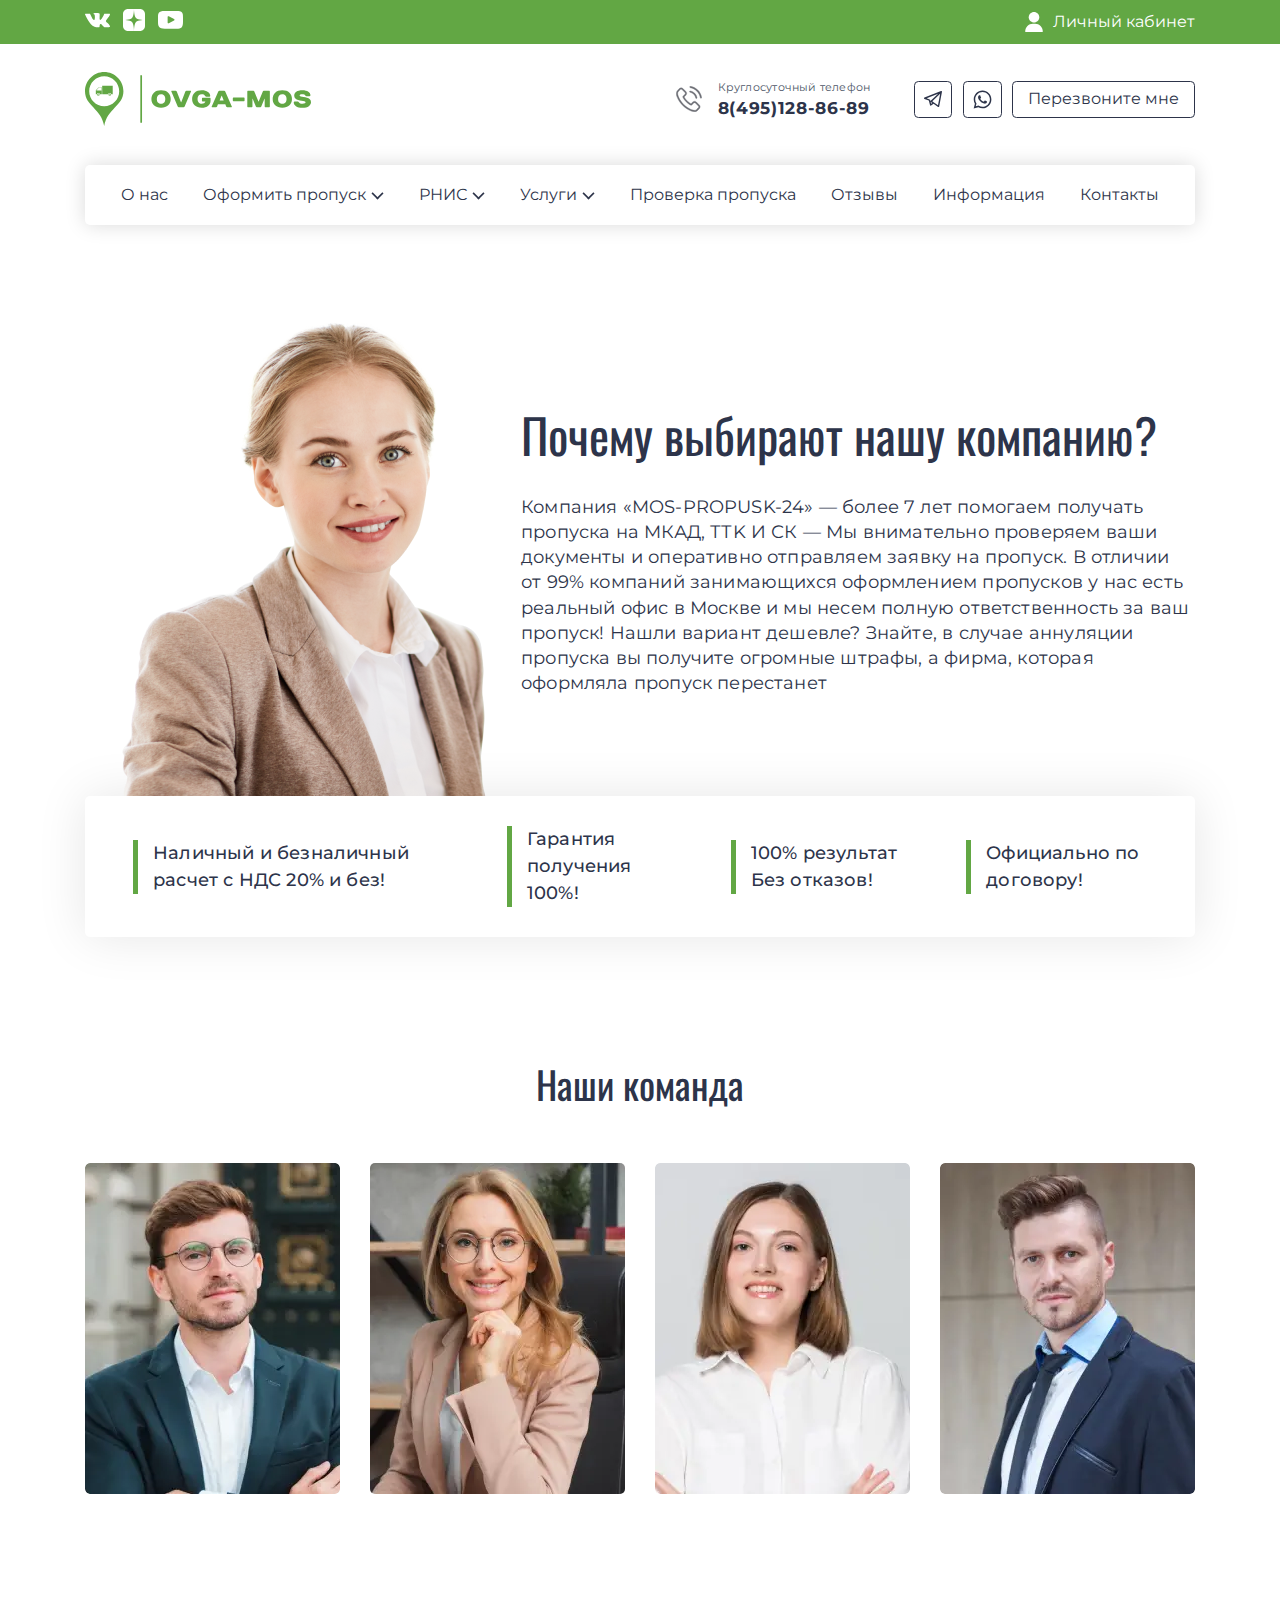
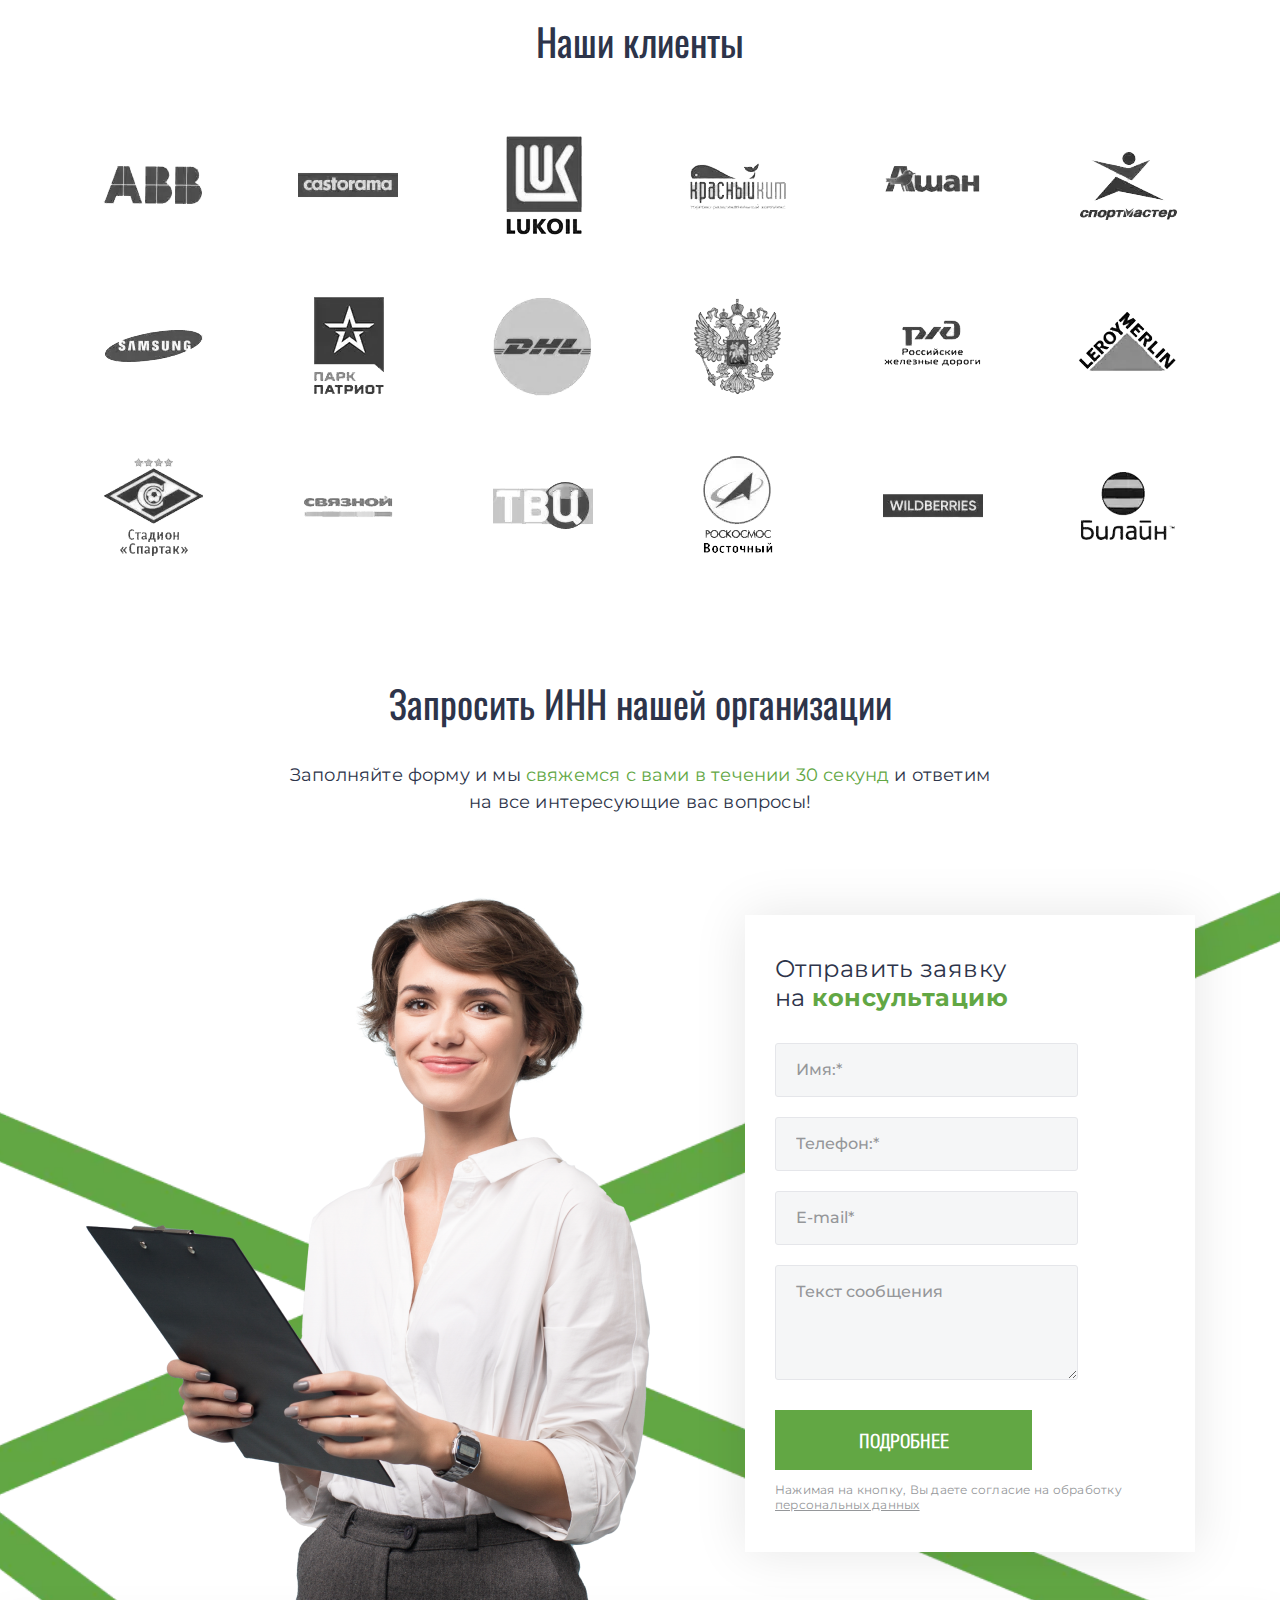
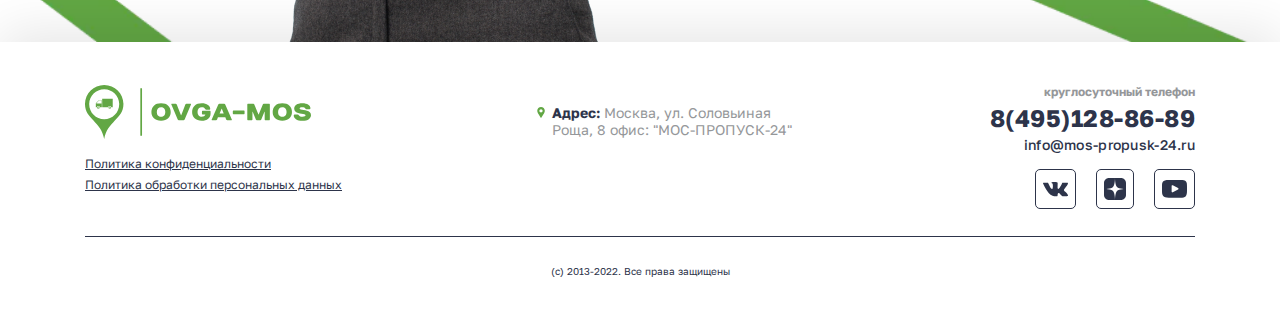
<file: about-us.html>
<!DOCTYPE html>
<html lang="ru">
  <head>
  <meta charset="UTF-8">
  <meta http-equiv="X-UA-Compatible" content="IE=edge">
  <meta name="viewport" content="width=device-width, initial-scale=1.0">
  <link href="https://fonts.googleapis.com/css?family=Golos+Text:regular,500,700&display=swap&_v=20230605230256" rel="stylesheet" />
  <link href="https://fonts.googleapis.com/css?family=Oswald:regular,500,700&display=swap&_v=20230605230256" rel="stylesheet" />
  <link href="https://fonts.googleapis.com/css?family=Montserrat:300,regular,500,600,700&display=swap&_v=20230605230256" rel="stylesheet" />
  <link href="https://fonts.googleapis.com/css?family=Inter:700&display=swap&_v=20230605230256" rel="stylesheet" />
  <link rel="stylesheet" href="css/style.min.css?_v=20230605230256">
  <title>Главная</title>
</head>
  <body>
    <div class="wrapper">
      <header class="header">
  <div class="header__top header-top">
    <div class="container header__container">
      <div class="header-top__wrap">
        <ul class="header-top__socials header-socials">
          <li class="header-socials__item">
            <a href="#" class="header-socials__link">
              <svg
                width="25"
                height="15"
                viewBox="0 0 25 15"
                fill="none"
                xmlns="http://www.w3.org/2000/svg"
              >
                <path
                  d="M24.8675 12.8816C24.8372 12.8164 24.809 12.7623 24.7828 12.7189C24.349 11.9377 23.5201 10.9789 22.2966 9.84205L22.2708 9.81602L22.2578 9.80325L22.2447 9.79017H22.2316C21.6763 9.26081 21.3247 8.90489 21.1774 8.72266C20.908 8.37553 20.8476 8.02417 20.9949 7.66815C21.0989 7.39916 21.4897 6.8311 22.1664 5.96319C22.5223 5.50323 22.8042 5.13458 23.0123 4.85685C24.5137 2.86089 25.1646 1.58544 24.9649 1.03001L24.8873 0.900216C24.8352 0.822074 24.7007 0.750587 24.4841 0.685393C24.2669 0.620335 23.9893 0.609576 23.6507 0.652932L19.9021 0.678828C19.8414 0.657309 19.7547 0.659315 19.6417 0.685393C19.5288 0.71147 19.4724 0.724555 19.4724 0.724555L19.4072 0.757153L19.3554 0.796315C19.312 0.82221 19.2642 0.867756 19.2121 0.932859C19.1603 0.997735 19.1169 1.07387 19.0823 1.16063C18.6742 2.21063 18.2101 3.18686 17.6894 4.08928C17.3683 4.62739 17.0734 5.09374 16.8041 5.4886C16.5351 5.88332 16.3095 6.17414 16.1274 6.36056C15.9451 6.54717 15.7805 6.69666 15.6327 6.80959C15.4851 6.92256 15.3724 6.97029 15.2944 6.95283C15.2162 6.93537 15.1426 6.91805 15.0729 6.90072C14.9515 6.82258 14.8538 6.71631 14.7802 6.58181C14.7063 6.44732 14.6565 6.27804 14.6305 6.07412C14.6046 5.87005 14.5892 5.69453 14.5849 5.54695C14.5808 5.39956 14.5827 5.19107 14.5915 4.92209C14.6005 4.65297 14.6046 4.47088 14.6046 4.37541C14.6046 4.04561 14.611 3.68767 14.6239 3.30152C14.637 2.91537 14.6476 2.60941 14.6565 2.38401C14.6654 2.15838 14.6695 1.91967 14.6695 1.66801C14.6695 1.41635 14.6542 1.21899 14.6239 1.07574C14.594 0.932676 14.5481 0.793807 14.4876 0.659178C14.4267 0.524686 14.3376 0.420648 14.2207 0.346791C14.1036 0.273025 13.958 0.214487 13.7847 0.170993C13.3247 0.0669099 12.739 0.0106055 12.0273 0.00185207C10.4134 -0.0154724 9.37631 0.0887477 8.91639 0.314376C8.73417 0.409706 8.56927 0.539958 8.42183 0.704723C8.26559 0.895702 8.24379 0.999923 8.35659 1.01707C8.87732 1.09507 9.24597 1.28167 9.46293 1.57669L9.54112 1.73302C9.60194 1.84581 9.66267 2.0455 9.72344 2.33181C9.78412 2.61812 9.82328 2.93484 9.84052 3.28178C9.88383 3.91535 9.88383 4.4577 9.84052 4.90887C9.79707 5.36021 9.75604 5.71158 9.71687 5.96324C9.67771 6.2149 9.61917 6.41883 9.54112 6.57498C9.46293 6.73117 9.41092 6.82664 9.38484 6.86128C9.3588 6.89593 9.3371 6.91777 9.31987 6.92634C9.20708 6.96956 9.08977 6.99158 8.96837 6.99158C8.84678 6.99158 8.69934 6.93077 8.52582 6.80922C8.35235 6.68768 8.17231 6.52072 7.9857 6.30809C7.7991 6.09541 7.58866 5.7982 7.35427 5.41643C7.12008 5.03465 6.87708 4.58344 6.62542 4.06279L6.4172 3.68521C6.28704 3.4423 6.10924 3.08861 5.88361 2.62445C5.65785 2.16011 5.4583 1.71095 5.28482 1.27707C5.21548 1.09484 5.11131 0.95611 4.97248 0.860644L4.90733 0.821481C4.86402 0.786832 4.7945 0.75004 4.69912 0.710832C4.60361 0.67167 4.50395 0.643586 4.39973 0.626307L0.833215 0.652203C0.468763 0.652203 0.221479 0.734767 0.0912725 0.899669L0.0391624 0.977674C0.0131301 1.02112 0 1.09051 0 1.18602C0 1.28149 0.0260323 1.39866 0.0781424 1.53739C0.598788 2.76104 1.16498 3.94116 1.77671 5.07792C2.38845 6.21467 2.92004 7.13036 3.37116 7.82416C3.82237 8.51846 4.28228 9.17373 4.75091 9.78966C5.21954 10.4058 5.52974 10.8007 5.68151 10.9742C5.83346 11.1479 5.95282 11.2779 6.03958 11.3646L6.36505 11.677C6.57331 11.8853 6.87913 12.1348 7.28265 12.4254C7.68627 12.7162 8.1331 13.0025 8.62338 13.2848C9.11375 13.5666 9.68423 13.7965 10.3351 13.9744C10.9859 14.1524 11.6194 14.2239 12.2355 14.1894H13.7325C14.036 14.1632 14.266 14.0677 14.4224 13.9029L14.4742 13.8377C14.509 13.7859 14.5416 13.7054 14.5717 13.5972C14.6021 13.4887 14.6173 13.3692 14.6173 13.2392C14.6084 12.8662 14.6368 12.5299 14.7017 12.2306C14.7666 11.9313 14.8405 11.7057 14.9232 11.5537C15.0059 11.4019 15.0992 11.2738 15.203 11.17C15.307 11.0659 15.3811 11.0028 15.4246 10.9811C15.4679 10.9593 15.5024 10.9445 15.5284 10.9356C15.7367 10.8662 15.9818 10.9334 16.2641 11.1375C16.5461 11.3414 16.8107 11.5932 17.0582 11.8925C17.3055 12.192 17.6026 12.5281 17.9497 12.9011C18.2969 13.2743 18.6006 13.5518 18.8608 13.7343L19.121 13.8905C19.2948 13.9947 19.5205 14.0901 19.7982 14.1769C20.0754 14.2636 20.3183 14.2853 20.5269 14.242L23.859 14.19C24.1886 14.19 24.445 14.1354 24.6269 14.0271C24.8092 13.9187 24.9175 13.7992 24.9524 13.6692C24.9872 13.5391 24.9891 13.3915 24.959 13.2264C24.9282 13.0618 24.8977 12.9467 24.8675 12.8816Z"
                  fill="currentColor"
                />
              </svg>
            </a>
          </li>
          <li class="header-socials__item">
            <a href="#" class="header-socials__link">
              <svg
                width="22"
                height="22"
                viewBox="0 0 22 22"
                fill="none"
                xmlns="http://www.w3.org/2000/svg"
              >
                <path
                  fill-rule="evenodd"
                  clip-rule="evenodd"
                  d="M0 5C0 2.23858 2.23858 0 5 0H11C11 0 11 7 9 9C7 11 0 11 0 11V5ZM22 11C22 11 15 11 13 9C11 7 11 0 11 0H17C19.7614 0 22 2.23858 22 5L22 11ZM22 11L22 17C22 19.7614 19.7614 22 17 22L11 22C11 22 11 15 13 13C15 11 22 11 22 11ZM11 22L5 22C2.23858 22 0 19.7614 0 17V11C0 11 7 11 9 13C11 15 11 22 11 22Z"
                  fill="currentColor"
                />
              </svg>
            </a>
          </li>
          <li class="header-socials__item">
            <a href="#" class="header-socials__link">
              <svg
                width="25"
                height="18"
                viewBox="0 0 25 18"
                fill="none"
                xmlns="http://www.w3.org/2000/svg"
              >
                <path
                  d="M24.0256 1.54796C23.1231 0.463746 21.457 0.0214844 18.2751 0.0214844H6.72468C3.46992 0.0214844 1.77556 0.492274 0.876532 1.64659C0 2.77205 0 4.43033 0 6.72542V11.0999C0 15.5462 1.04 17.8037 6.72468 17.8037H18.2752C21.0345 17.8037 22.5635 17.4135 23.5527 16.4566C24.5672 15.4755 25 13.8734 25 11.0999V6.72542C25 4.30505 24.9322 2.63699 24.0256 1.54796ZM16.0501 9.51658L10.8051 12.2871C10.6878 12.3491 10.5596 12.3798 10.4315 12.3798C10.2865 12.3798 10.1419 12.3403 10.0137 12.2619C9.77242 12.1141 9.62508 11.8498 9.62508 11.5647V6.04141C9.62508 5.75678 9.77202 5.4927 10.0128 5.34484C10.2537 5.19699 10.5533 5.18688 10.8032 5.31811L16.0482 8.07079C16.3151 8.21082 16.4827 8.48925 16.4831 8.79303C16.4834 9.09706 16.3165 9.37589 16.0501 9.51658Z"
                  fill="currentColor"
                />
              </svg>
            </a>
          </li>
        </ul>
        <div class="header__actions">
          <a href="#" class="header-top__login">
            <svg
              width="20"
              height="20"
              viewBox="0 0 20 20"
              fill="none"
              xmlns="http://www.w3.org/2000/svg"
            >
              <path
                d="M10 0C7.09223 0 4.72656 2.36566 4.72656 5.27344C4.72656 8.18121 7.09223 10.5469 10 10.5469C12.9078 10.5469 15.2734 8.18121 15.2734 5.27344C15.2734 2.36566 12.9078 0 10 0Z"
                fill="currentColor"
              />
              <path
                d="M16.5612 13.992C15.1174 12.5261 13.2035 11.7188 11.1719 11.7188H8.82812C6.79656 11.7188 4.88258 12.5261 3.43883 13.992C2.00215 15.4507 1.21094 17.3763 1.21094 19.4141C1.21094 19.7377 1.47328 20 1.79688 20H18.2031C18.5267 20 18.7891 19.7377 18.7891 19.4141C18.7891 17.3763 17.9979 15.4507 16.5612 13.992Z"
                fill="currentColor"
              />
            </svg>
            <span>Личный кабинет</span>
          </a>
          <button class="burger">
            <span class="burger__span"></span>
          </button>
        </div>
      </div>
    </div>
  </div>
  <div class="header__bottom header-bottom">
    <div class="container header__container">
      <div class="header-bottom__wrap">
        <div class="header__logo-wrap">
          <a href="/" class="header__logo logo">
            <img src="img/logo.svg" alt="Логотип">
          </a>
        </div>
        <div class="header-bottom__contacts header-contacts">
          <div class="header-contacts__phone">
            <img src="img/icons/phonecall-icon.svg" alt="Иконка звонка" />
            <div class="header-contacts__phone-wrap">
              <span> Круглосуточный телефон </span>
              <a href="tel:+74951288689" class="header-contacts__phone-link">
                8(495)128-86-89
              </a>
            </div>
          </div>
          <div class="header-contacts__links">
            <a href="#" class="header-contacts__link">
              <svg
                width="18"
                height="18"
                viewBox="0 0 18 18"
                fill="none"
                xmlns="http://www.w3.org/2000/svg"
              >
                <path
                  d="M14.4905 17.0502C14.3499 17.0502 14.2103 17.0086 14.0905 16.9274L9.56456 13.8574L7.13711 15.604C6.94673 15.7409 6.70134 15.7754 6.48028 15.6964C6.25949 15.6172 6.09182 15.4343 6.03197 15.2075L4.81311 10.5884L0.458013 8.92315C0.183842 8.81826 0.00201159 8.55597 1.65783e-05 8.26242C-0.00197843 7.96887 0.176242 7.7041 0.449083 7.59552L17.0088 1.00629C17.0839 0.974372 17.1634 0.955942 17.2436 0.951002C17.2723 0.949292 17.3011 0.949292 17.3297 0.950907C17.4958 0.960787 17.6589 1.02843 17.7862 1.15326C17.7994 1.16618 17.8119 1.17938 17.8238 1.19316C17.9292 1.31362 17.9872 1.46049 17.9981 1.61011C18.0008 1.64773 18.0006 1.68583 17.9973 1.72392C17.995 1.75109 17.9911 1.77817 17.9856 1.80505L15.1904 16.4711C15.1454 16.7067 14.9851 16.9039 14.7635 16.9958C14.6757 17.0323 14.5829 17.0502 14.4905 17.0502ZM9.96194 12.405L13.9935 15.1396L16.1684 3.72777L8.31312 11.2866L9.94294 12.3922C9.9495 12.3963 9.95577 12.4006 9.96194 12.405ZM6.60587 11.7969L7.14566 13.8423L8.30865 13.0054L6.7858 11.9724C6.71502 11.9245 6.65441 11.8648 6.60587 11.7969ZM2.67295 8.24427L5.66337 9.3876C5.87759 9.46949 6.03928 9.64961 6.0978 9.87134L6.47705 11.3086C6.49443 11.1428 6.56958 10.9868 6.69165 10.8693L14.1766 3.66697L2.67295 8.24427Z"
                  fill="currentColor"
                />
              </svg>
            </a>
            <a href="#" class="header-contacts__link">
              <svg
                width="19"
                height="19"
                viewBox="0 0 19 19"
                fill="none"
                xmlns="http://www.w3.org/2000/svg"
              >
                <path
                  fill-rule="evenodd"
                  clip-rule="evenodd"
                  d="M15.8007 3.17307C14.1342 1.50467 11.918 0.585451 9.55696 0.584473C4.69179 0.584473 0.732244 4.54391 0.730288 9.41038C0.729635 10.966 1.13603 12.4846 1.90847 13.8232L0.65625 18.397L5.3354 17.1695C6.6247 17.8728 8.0762 18.2435 9.55337 18.2439H9.55706C14.4217 18.2439 18.3817 14.2841 18.3835 9.41745C18.3845 7.0589 17.4672 4.84136 15.8007 3.17307ZM9.55696 16.7533H9.55391C8.23754 16.7527 6.94651 16.3989 5.81996 15.7306L5.55219 15.5716L2.77551 16.3L3.51664 13.5928L3.34215 13.3152C2.60775 12.1472 2.21995 10.7971 2.22061 9.41092C2.22213 5.36604 5.51327 2.07523 9.55989 2.07523C11.5194 2.07588 13.3615 2.83995 14.7465 4.22666C16.1316 5.61337 16.894 7.45659 16.8933 9.4169C16.8916 13.4621 13.6006 16.7533 9.55696 16.7533ZM13.5811 11.2587C13.3606 11.1483 12.2762 10.6149 12.074 10.5412C11.872 10.4676 11.7248 10.4309 11.5779 10.6516C11.4308 10.8723 11.0082 11.3692 10.8795 11.5163C10.7508 11.6635 10.6223 11.682 10.4017 11.5715C10.1811 11.4611 9.47052 11.2282 8.62806 10.4768C7.97249 9.892 7.52989 9.16978 7.40117 8.94909C7.27266 8.72817 7.40008 8.62032 7.49793 8.49899C7.73668 8.20251 7.97575 7.89169 8.04924 7.74459C8.12284 7.59738 8.08599 7.46855 8.03076 7.3582C7.97575 7.24785 7.53468 6.16229 7.35094 5.72057C7.17177 5.2907 6.9901 5.34875 6.85464 5.34201C6.72613 5.3356 6.57904 5.33429 6.43194 5.33429C6.28495 5.33429 6.04599 5.38941 5.84377 5.61033C5.64166 5.83114 5.07198 6.36462 5.07198 7.45018C5.07198 8.53574 5.86225 9.58444 5.97249 9.73164C6.08274 9.87885 7.52772 12.1065 9.74004 13.0617C10.2662 13.2891 10.677 13.4247 10.9974 13.5264C11.5257 13.6942 12.0064 13.6705 12.3865 13.6138C12.8103 13.5504 13.6912 13.0802 13.8752 12.5651C14.0589 12.0499 14.0589 11.6083 14.0037 11.5163C13.9487 11.4243 13.8016 11.3692 13.5811 11.2587Z"
                  fill="currentColor"
                />
              </svg>
            </a>
            <a href="#" class="header-contacts__link header-contacts__link--btn"
              >Перезвоните мне</a
            >
          </div>
        </div>
      </div>
    </div>
  </div>
  <nav data-da=".header-bottom__wrap,858,last" class="header__menu header-menu">
    <div class="container header__container header-menu__container">
      <ul class="header-menu__list">
        <li class="header-menu__item">
          <a href="/about-us.html" class="header-menu__link">О нас</a>
        </li>
        <li class="header-menu__item">
          <div class="header-menu__dropdown-wrap">
            <a href="/pass-cost.html" class="header-menu__link header-menu__link--dropdown">
              Оформить пропуск
            </a>
            <svg
                width="13"
                height="8"
                viewBox="0 0 13 8"
                fill="none"
                xmlns="http://www.w3.org/2000/svg"
              >
                <line
                  x1="1.06569"
                  y1="0.934315"
                  x2="7.06569"
                  y2="6.93431"
                  stroke="currentColor"
                  stroke-width="1.6"
                />
                <line
                  y1="-0.8"
                  x2="8.48528"
                  y2="-0.8"
                  transform="matrix(-0.707107 0.707107 0.707107 0.707107 12.5 1.5)"
                  stroke="currentColor"
                  stroke-width="1.6"
                />
            </svg>
          </div>
          <ul class="header-menu__sub-list">
            <li class="header-menu__sub-item">
              <a href="" class="header-menu__sub-link">
                категория
              </a>
            </li>
            <li class="header-menu__sub-item">
              <a href="" class="header-menu__sub-link">
                категория
              </a>
            </li>
            <li class="header-menu__sub-item">
              <a href="" class="header-menu__sub-link">
                категория
              </a>
            </li>
          </ul>
        </li>
        <li class="header-menu__item">
          <div class="header-menu__dropdown-wrap">
            <a href="#" class="header-menu__link header-menu__link--dropdown">
              РНИС
            </a>
            <svg
                width="13"
                height="8"
                viewBox="0 0 13 8"
                fill="none"
                xmlns="http://www.w3.org/2000/svg"
              >
                <line
                  x1="1.06569"
                  y1="0.934315"
                  x2="7.06569"
                  y2="6.93431"
                  stroke="currentColor"
                  stroke-width="1.6"
                />
                <line
                  y1="-0.8"
                  x2="8.48528"
                  y2="-0.8"
                  transform="matrix(-0.707107 0.707107 0.707107 0.707107 12.5 1.5)"
                  stroke="currentColor"
                  stroke-width="1.6"
                />
            </svg>
          </div>
          <ul class="header-menu__sub-list">
            <li class="header-menu__sub-item">
              <a href="/check-rnis.html" class="header-menu__sub-link">
                Проверьте регистрацию РНИС
              </a>
            </li>
            <li class="header-menu__sub-item">
              <a href="/cost-rnis.html" class="header-menu__sub-link">
                Стоимость подключения к РНИС
              </a>
            </li>
            <li class="header-menu__sub-item">
              <a href="/make-card.html" class="header-menu__sub-link">
                Оформить диагностическую карту
              </a>
            </li>
          </ul>
        </li>
        <li class="header-menu__item">
          <div class="header-menu__dropdown-wrap">
            <a href="" class="header-menu__link header-menu__link--dropdown">
              Услуги
            </a>
            <svg
                width="13"
                height="8"
                viewBox="0 0 13 8"
                fill="none"
                xmlns="http://www.w3.org/2000/svg"
              >
                <line
                  x1="1.06569"
                  y1="0.934315"
                  x2="7.06569"
                  y2="6.93431"
                  stroke="currentColor"
                  stroke-width="1.6"
                />
                <line
                  y1="-0.8"
                  x2="8.48528"
                  y2="-0.8"
                  transform="matrix(-0.707107 0.707107 0.707107 0.707107 12.5 1.5)"
                  stroke="currentColor"
                  stroke-width="1.6"
                />
            </svg>
          </div>
          <ul class="header-menu__sub-list">
            <li class="header-menu__sub-item">
              <a href="" class="header-menu__sub-link">
                Проверьте регистрацию РНИС
              </a>
            </li>
            <li class="header-menu__sub-item">
              <a href="" class="header-menu__sub-link">категория

              </a>
            </li>
            <li class="header-menu__sub-item">
              <a href="" class="header-menu__sub-link">категория

              </a>
            </li>
          </ul>
        </li>
        <li class="header-menu__item">
          <a href="" class="header-menu__link">Проверка пропуска</a>
        </li>
        <li class="header-menu__item">
          <a href="" class="header-menu__link">Отзывы</a>
        </li>
        <li class="header-menu__item">
          <a href="" class="header-menu__link">Информация</a>
        </li>
        <li class="header-menu__item">
          <a href="" class="header-menu__link">Контакты</a>
        </li>
      </ul>
    </div>
  </nav>
</header>

<!-- Доработать выпадающие меню, подключить JS -->

      <main class="main">
        <section class="why-we">
          <div class="container why-we__container">
            <div class="why-we__img-wrap">
              <img src="img/why-we/accountant.png" alt="" />
              <div class="why-we__content">
                <h1 class="section-title why-we__title">
                  Почему выбирают нашу компанию?
                </h1>
                <p class="why-we__txt">
                  Компания «MOS-PROPUSK-24» — более 7 лет помогаем получать
                  пропуска на MКАД, ТТK И СК — Мы внимательно проверяем ваши
                  документы и оперативно отправляем заявку на пропуск. В отличии
                  от 99% компаний занимающихся оформлением пропусков у нас есть
                  реальный офис в Москве и мы несем полную ответственность за ваш
                  пропуск! Нашли вариант дешевле? Знайте, в случае аннуляции
                  пропуска вы получите огромные штрафы, а фирма, которая оформляла
                  пропуск перестанет
                </p>
              </div>
            </div>
            <div class="why-we__info">
              <ul class="why-we__list">
                <li class="why-we__item">
                  Наличный и безналичный расчет с НДС 20% и без!
                </li>
                <li class="why-we__item">Гарантия получения 100%!</li>
                <li class="why-we__item">100% результат Без отказов!</li>
                <li class="why-we__item">Официально по договору!</li>
              </ul>
            </div>
          </div>
        </section>
        <section class="our-team">
          <div class="container our-team__container">
            <h2 class="section-title section-title_small our-team__title">
              Наши команда
            </h2>
            <div class="our-team__wrap">
              <div class="our-team__card team-card">
                <div class="team-card__img-wrap">
                  <picture><source srcset="img/our-team/team-1.webp" type="image/webp"><img src="img/our-team/team-1.png" alt=""></picture>
                  <picture><source srcset="img/our-team/hover.webp" type="image/webp"><img class="hover-img" src="img/our-team/hover.png" alt=""></picture>
                  <div class="team-card__content">
                    <b>
                      Алексей Орлов
                    </b>
                    <span>
                      Директор по развитию
                    </span>
                  </div>
                </div>
              </div>
              <div class="our-team__card team-card">
                <div class="team-card__img-wrap">
                  <picture><source srcset="img/our-team/team-2.webp" type="image/webp"><img src="img/our-team/team-2.png" alt=""></picture>
                  <picture><source srcset="img/our-team/hover.webp" type="image/webp"><img class="hover-img" src="img/our-team/hover.png" alt=""></picture>
                  <div class="team-card__content">
                    <b>
                      Алексей Орлов
                    </b>
                    <span>
                      Директор по развитию
                    </span>
                  </div>
                </div>
              </div>
              <div class="our-team__card team-card">
                <div class="team-card__img-wrap">
                  <picture><source srcset="img/our-team/team-3.webp" type="image/webp"><img src="img/our-team/team-3.png" alt=""></picture>
                  <picture><source srcset="img/our-team/hover.webp" type="image/webp"><img class="hover-img" src="img/our-team/hover.png" alt=""></picture>
                  <div class="team-card__content">
                    <b>
                      Алексей Орлов
                    </b>
                    <span>
                      Директор по развитию
                    </span>
                  </div>
                </div>
              </div>
              <div class="our-team__card team-card">
                <div class="team-card__img-wrap">
                  <picture><source srcset="img/our-team/team-4.webp" type="image/webp"><img src="img/our-team/team-4.png" alt=""></picture>
                  <picture><source srcset="img/our-team/hover.webp" type="image/webp"><img class="hover-img" src="img/our-team/hover.png" alt=""></picture>
                  <div class="team-card__content">
                    <b>
                      Алексей Орлов
                    </b>
                    <span>
                      Директор по развитию
                    </span>
                  </div>
                </div>
              </div>
            </div>
          </div>
        </section>
        <section class="our-clients">
          <div class="container our-clients__container">
            <h2 class="section-title section-title_small our-clients__title">
              Наши клиенты
            </h2>
            <div class="our-clients__wrap">
              <picture><source srcset="img/our-clients/abb-mos-propusk-24_result.webp" type="image/webp"><img src="img/our-clients/abb-mos-propusk-24_result.png" alt=""></picture>
              <picture><source srcset="img/our-clients/kostorama-mos-propusk-24_result.webp" type="image/webp"><img src="img/our-clients/kostorama-mos-propusk-24_result.png" alt=""></picture>
              <picture><source srcset="img/our-clients/lukoil-mos-propusk-24_result.webp" type="image/webp"><img src="img/our-clients/lukoil-mos-propusk-24_result.png" alt=""></picture>
              <picture><source srcset="img/our-clients/red-kit-mos-propusk-24_result.webp" type="image/webp"><img src="img/our-clients/red-kit-mos-propusk-24_result.png" alt=""></picture>
              <picture><source srcset="img/our-clients/auchan-mos-propusk-24_result.webp" type="image/webp"><img src="img/our-clients/auchan-mos-propusk-24_result.png" alt=""></picture>
              <picture><source srcset="img/our-clients/sportmaster-mos-propusk-24_result.webp" type="image/webp"><img src="img/our-clients/sportmaster-mos-propusk-24_result.png" alt=""></picture>
              <picture><source srcset="img/our-clients/samsung-mos-propusk-24_result.webp" type="image/webp"><img src="img/our-clients/samsung-mos-propusk-24_result.png" alt=""></picture>
              <picture><source srcset="img/our-clients/park-patriot-mos-propusk-24_result.webp" type="image/webp"><img src="img/our-clients/park-patriot-mos-propusk-24_result.png" alt=""></picture>
              <picture><source srcset="img/our-clients/dhl-mos-propusk-24_result.webp" type="image/webp"><img src="img/our-clients/dhl-mos-propusk-24_result.png" alt=""></picture>
              <picture><source srcset="img/our-clients/fsb-mos-propusk-24_result.webp" type="image/webp"><img src="img/our-clients/fsb-mos-propusk-24_result.png" alt=""></picture>
              <picture><source srcset="img/our-clients/egd-mos-propusk-24_result.webp" type="image/webp"><img src="img/our-clients/egd-mos-propusk-24_result.png" alt=""></picture>
              <picture><source srcset="img/our-clients/leroy-merlin-mos-propusk-24_result.webp" type="image/webp"><img src="img/our-clients/leroy-merlin-mos-propusk-24_result.png" alt=""></picture>
              <picture><source srcset="img/our-clients/spartak-mos-propusk-24_result.webp" type="image/webp"><img src="img/our-clients/spartak-mos-propusk-24_result.png" alt=""></picture>
              <picture><source srcset="img/our-clients/svjaznoi-mos-propusk-24_result.webp" type="image/webp"><img src="img/our-clients/svjaznoi-mos-propusk-24_result.png" alt=""></picture>
              <picture><source srcset="img/our-clients/tvc-mos-propusk-24_result.webp" type="image/webp"><img src="img/our-clients/tvc-mos-propusk-24_result.png" alt=""></picture>
              <picture><source srcset="img/our-clients/roskosmos-mos-propusk-24_result.webp" type="image/webp"><img src="img/our-clients/roskosmos-mos-propusk-24_result.png" alt=""></picture>
              <picture><source srcset="img/our-clients/wildberries-mos-propusk-24_result.webp" type="image/webp"><img src="img/our-clients/wildberries-mos-propusk-24_result.png" alt=""></picture>
              <picture><source srcset="img/our-clients/beeline-mos-propusk-24_result.webp" type="image/webp"><img src="img/our-clients/beeline-mos-propusk-24_result.png" alt=""></picture>
            </div>
          </div>
        </section>
        <section class="inn">
          <div class="container inn__container">
            <h2 class="section-title section-title_small inn__title">
              Запросить ИНН нашей организации
            </h2>
            <p class="section-txt inn__txt">
              Заполняйте форму и мы <span>свяжемся с вами в течении 30 секунд</span> и ответим на все интересующие вас вопросы!
            </p>
            <div class="inn__wrap">
              <img src="img/consult-form/woman.png" alt="женщина">
              <form class="consult-form inn__form" action="/"  method="POST">
                <h2 class="consult-form__title">
                  Отправить заявку на <span>консультацию</span>
                </h2>
                <div class="consult-form__inputs-wrap">
                  <input class="input consult-form__input" type="text" placeholder="Имя:*">
                  <input class="input consult-form__input" type="tel" placeholder="Телефон:*">
                  <input class="input consult-form__input" type="text" placeholder="E-mail*">
                  <textarea class="input consult-form__textarea" rows="fixed" name="" id="" placeholder="Текст сообщения"></textarea>
                </div>
                <div class="consult-form__btn-wrap">
                  <button id="consult-form-btn" class="btn">подробнее</button>
                  <label for="consult-form-btn">Нажимая на кнопку, Вы даете согласие на обработку <a class="underline" href="#">персональных данных</a></label>
                </div>
              </form>
            </div>
          </div>
        </section>
      </main>
      <footer class="footer">
  <div class="container footer__container">
    <div class="footer__wrap">
      <div class="footer__top footer-top">
        <div class="footer__left">
          <div class="footer__logo-wrap">
            <a href="#" class="footer__logo logo">
              <img src="img/logo.svg" alt="Логотип">
            </a>
          </div>
          <div class="footer__info-links">
            <a href="#" class="footer__info-link">
              Политика конфиденциальности
            </a>
            <a href="#" class="footer__info-link">
              Политика обработки персональных данных
            </a>
          </div>
        </div>
        <div class="footer__adres">
          <svg width="11" height="15" viewBox="0 0 11 15" fill="none" xmlns="http://www.w3.org/2000/svg">
            <path d="M5.5001 0C2.65702 0 0.343994 2.31303 0.343994 5.15611V5.17569C0.343994 6.19482 0.617315 7.19772 1.1344 8.07589L5.08359 14.7831C5.16247 14.917 5.30607 14.9995 5.4615 15H5.46303C5.61784 15 5.76139 14.9187 5.84091 14.7857L9.84567 8.09025C10.3759 7.20374 10.6562 6.18913 10.6562 5.15611C10.6562 2.31303 8.34318 0 5.5001 0ZM5.46306 7.46752C4.23894 7.46752 3.24661 6.47519 3.24661 5.25107C3.24661 4.02695 4.23894 3.03462 5.46306 3.03462C6.68717 3.03462 7.67951 4.02695 7.67951 5.25107C7.67951 6.47516 6.68717 7.46752 5.46306 7.46752Z" fill="#62A744"/>
          </svg>
          <p class="">
            <span>Адрес: </span>Москва, ул. Соловьиная Роща, 8 офис:
            "МОС-ПРОПУСК-24"
          </p>
        </div>
        <div class="footer__contacts">
          <span>круглосуточный телефон</span>
          <a href="tel:" class="footer__phone-link"> 8(495)128-86-89 </a>
          <a href="mailto:info@mos-propusk-24.ru" class="footer__mail-link">
            info@mos-propusk-24.ru
          </a>
          <ul class="footer__socials">
            <li class="footer__social-item">
              <a href="" class="footer__social-link">
                <svg
                width="25"
                height="15"
                viewBox="0 0 25 15"
                fill="none"
                xmlns="http://www.w3.org/2000/svg"
              >
                <path
                  d="M24.8675 12.8816C24.8372 12.8164 24.809 12.7623 24.7828 12.7189C24.349 11.9377 23.5201 10.9789 22.2966 9.84205L22.2708 9.81602L22.2578 9.80325L22.2447 9.79017H22.2316C21.6763 9.26081 21.3247 8.90489 21.1774 8.72266C20.908 8.37553 20.8476 8.02417 20.9949 7.66815C21.0989 7.39916 21.4897 6.8311 22.1664 5.96319C22.5223 5.50323 22.8042 5.13458 23.0123 4.85685C24.5137 2.86089 25.1646 1.58544 24.9649 1.03001L24.8873 0.900216C24.8352 0.822074 24.7007 0.750587 24.4841 0.685393C24.2669 0.620335 23.9893 0.609576 23.6507 0.652932L19.9021 0.678828C19.8414 0.657309 19.7547 0.659315 19.6417 0.685393C19.5288 0.71147 19.4724 0.724555 19.4724 0.724555L19.4072 0.757153L19.3554 0.796315C19.312 0.82221 19.2642 0.867756 19.2121 0.932859C19.1603 0.997735 19.1169 1.07387 19.0823 1.16063C18.6742 2.21063 18.2101 3.18686 17.6894 4.08928C17.3683 4.62739 17.0734 5.09374 16.8041 5.4886C16.5351 5.88332 16.3095 6.17414 16.1274 6.36056C15.9451 6.54717 15.7805 6.69666 15.6327 6.80959C15.4851 6.92256 15.3724 6.97029 15.2944 6.95283C15.2162 6.93537 15.1426 6.91805 15.0729 6.90072C14.9515 6.82258 14.8538 6.71631 14.7802 6.58181C14.7063 6.44732 14.6565 6.27804 14.6305 6.07412C14.6046 5.87005 14.5892 5.69453 14.5849 5.54695C14.5808 5.39956 14.5827 5.19107 14.5915 4.92209C14.6005 4.65297 14.6046 4.47088 14.6046 4.37541C14.6046 4.04561 14.611 3.68767 14.6239 3.30152C14.637 2.91537 14.6476 2.60941 14.6565 2.38401C14.6654 2.15838 14.6695 1.91967 14.6695 1.66801C14.6695 1.41635 14.6542 1.21899 14.6239 1.07574C14.594 0.932676 14.5481 0.793807 14.4876 0.659178C14.4267 0.524686 14.3376 0.420648 14.2207 0.346791C14.1036 0.273025 13.958 0.214487 13.7847 0.170993C13.3247 0.0669099 12.739 0.0106055 12.0273 0.00185207C10.4134 -0.0154724 9.37631 0.0887477 8.91639 0.314376C8.73417 0.409706 8.56927 0.539958 8.42183 0.704723C8.26559 0.895702 8.24379 0.999923 8.35659 1.01707C8.87732 1.09507 9.24597 1.28167 9.46293 1.57669L9.54112 1.73302C9.60194 1.84581 9.66267 2.0455 9.72344 2.33181C9.78412 2.61812 9.82328 2.93484 9.84052 3.28178C9.88383 3.91535 9.88383 4.4577 9.84052 4.90887C9.79707 5.36021 9.75604 5.71158 9.71687 5.96324C9.67771 6.2149 9.61917 6.41883 9.54112 6.57498C9.46293 6.73117 9.41092 6.82664 9.38484 6.86128C9.3588 6.89593 9.3371 6.91777 9.31987 6.92634C9.20708 6.96956 9.08977 6.99158 8.96837 6.99158C8.84678 6.99158 8.69934 6.93077 8.52582 6.80922C8.35235 6.68768 8.17231 6.52072 7.9857 6.30809C7.7991 6.09541 7.58866 5.7982 7.35427 5.41643C7.12008 5.03465 6.87708 4.58344 6.62542 4.06279L6.4172 3.68521C6.28704 3.4423 6.10924 3.08861 5.88361 2.62445C5.65785 2.16011 5.4583 1.71095 5.28482 1.27707C5.21548 1.09484 5.11131 0.95611 4.97248 0.860644L4.90733 0.821481C4.86402 0.786832 4.7945 0.75004 4.69912 0.710832C4.60361 0.67167 4.50395 0.643586 4.39973 0.626307L0.833215 0.652203C0.468763 0.652203 0.221479 0.734767 0.0912725 0.899669L0.0391624 0.977674C0.0131301 1.02112 0 1.09051 0 1.18602C0 1.28149 0.0260323 1.39866 0.0781424 1.53739C0.598788 2.76104 1.16498 3.94116 1.77671 5.07792C2.38845 6.21467 2.92004 7.13036 3.37116 7.82416C3.82237 8.51846 4.28228 9.17373 4.75091 9.78966C5.21954 10.4058 5.52974 10.8007 5.68151 10.9742C5.83346 11.1479 5.95282 11.2779 6.03958 11.3646L6.36505 11.677C6.57331 11.8853 6.87913 12.1348 7.28265 12.4254C7.68627 12.7162 8.1331 13.0025 8.62338 13.2848C9.11375 13.5666 9.68423 13.7965 10.3351 13.9744C10.9859 14.1524 11.6194 14.2239 12.2355 14.1894H13.7325C14.036 14.1632 14.266 14.0677 14.4224 13.9029L14.4742 13.8377C14.509 13.7859 14.5416 13.7054 14.5717 13.5972C14.6021 13.4887 14.6173 13.3692 14.6173 13.2392C14.6084 12.8662 14.6368 12.5299 14.7017 12.2306C14.7666 11.9313 14.8405 11.7057 14.9232 11.5537C15.0059 11.4019 15.0992 11.2738 15.203 11.17C15.307 11.0659 15.3811 11.0028 15.4246 10.9811C15.4679 10.9593 15.5024 10.9445 15.5284 10.9356C15.7367 10.8662 15.9818 10.9334 16.2641 11.1375C16.5461 11.3414 16.8107 11.5932 17.0582 11.8925C17.3055 12.192 17.6026 12.5281 17.9497 12.9011C18.2969 13.2743 18.6006 13.5518 18.8608 13.7343L19.121 13.8905C19.2948 13.9947 19.5205 14.0901 19.7982 14.1769C20.0754 14.2636 20.3183 14.2853 20.5269 14.242L23.859 14.19C24.1886 14.19 24.445 14.1354 24.6269 14.0271C24.8092 13.9187 24.9175 13.7992 24.9524 13.6692C24.9872 13.5391 24.9891 13.3915 24.959 13.2264C24.9282 13.0618 24.8977 12.9467 24.8675 12.8816Z"
                  fill="currentColor"
                />
              </svg>
              </a>
            </li>
            <li class="footer__social-item">
              <a href="" class="footer__social-link">
                <svg
                  width="22"
                  height="22"
                  viewBox="0 0 22 22"
                  fill="none"
                  xmlns="http://www.w3.org/2000/svg"
                >
                  <path
                    fill-rule="evenodd"
                    clip-rule="evenodd"
                    d="M0 5C0 2.23858 2.23858 0 5 0H11C11 0 11 7 9 9C7 11 0 11 0 11V5ZM22 11C22 11 15 11 13 9C11 7 11 0 11 0H17C19.7614 0 22 2.23858 22 5L22 11ZM22 11L22 17C22 19.7614 19.7614 22 17 22L11 22C11 22 11 15 13 13C15 11 22 11 22 11ZM11 22L5 22C2.23858 22 0 19.7614 0 17V11C0 11 7 11 9 13C11 15 11 22 11 22Z"
                    fill="currentColor"
                  />
                </svg>
              </a>
            </li>
            <li class="footer__social-item">
              <a href="" class="footer__social-link">
                <svg
                  width="25"
                  height="18"
                  viewBox="0 0 25 18"
                  fill="none"
                  xmlns="http://www.w3.org/2000/svg"
                >
                  <path
                    d="M24.0256 1.54796C23.1231 0.463746 21.457 0.0214844 18.2751 0.0214844H6.72468C3.46992 0.0214844 1.77556 0.492274 0.876532 1.64659C0 2.77205 0 4.43033 0 6.72542V11.0999C0 15.5462 1.04 17.8037 6.72468 17.8037H18.2752C21.0345 17.8037 22.5635 17.4135 23.5527 16.4566C24.5672 15.4755 25 13.8734 25 11.0999V6.72542C25 4.30505 24.9322 2.63699 24.0256 1.54796ZM16.0501 9.51658L10.8051 12.2871C10.6878 12.3491 10.5596 12.3798 10.4315 12.3798C10.2865 12.3798 10.1419 12.3403 10.0137 12.2619C9.77242 12.1141 9.62508 11.8498 9.62508 11.5647V6.04141C9.62508 5.75678 9.77202 5.4927 10.0128 5.34484C10.2537 5.19699 10.5533 5.18688 10.8032 5.31811L16.0482 8.07079C16.3151 8.21082 16.4827 8.48925 16.4831 8.79303C16.4834 9.09706 16.3165 9.37589 16.0501 9.51658Z"
                    fill="currentColor"
                  />
                </svg>
              </a>
            </li>
          </ul>
        </div>
      </div>
      <div class="footer__bottom footer-bottom">
        <span class="footer__copyright">
          (с) 2013-2022. Все права защищены
        </span>
      </div>
    </div>
  </div>
</footer>

    </div>
    <script src="js/app.min.js?_v=20230605230256"></script>
  </body>
</html>
</file>
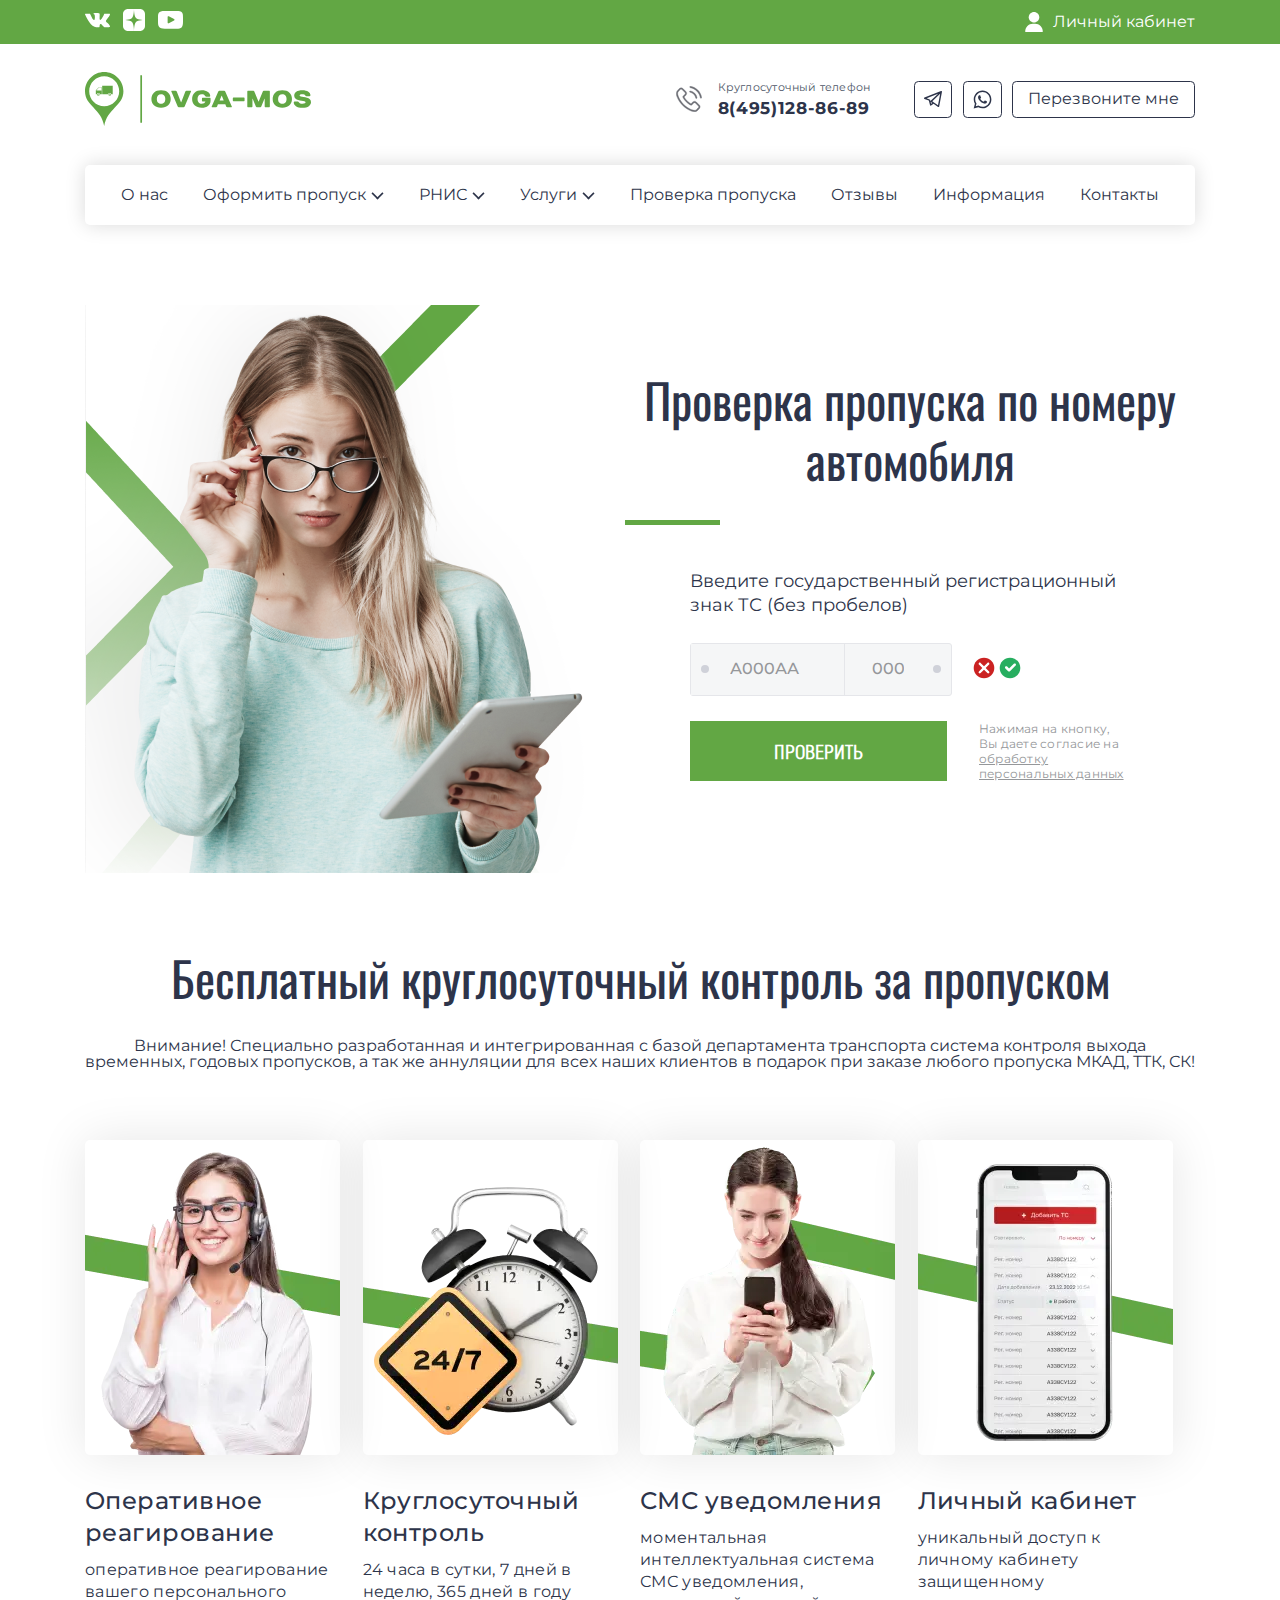
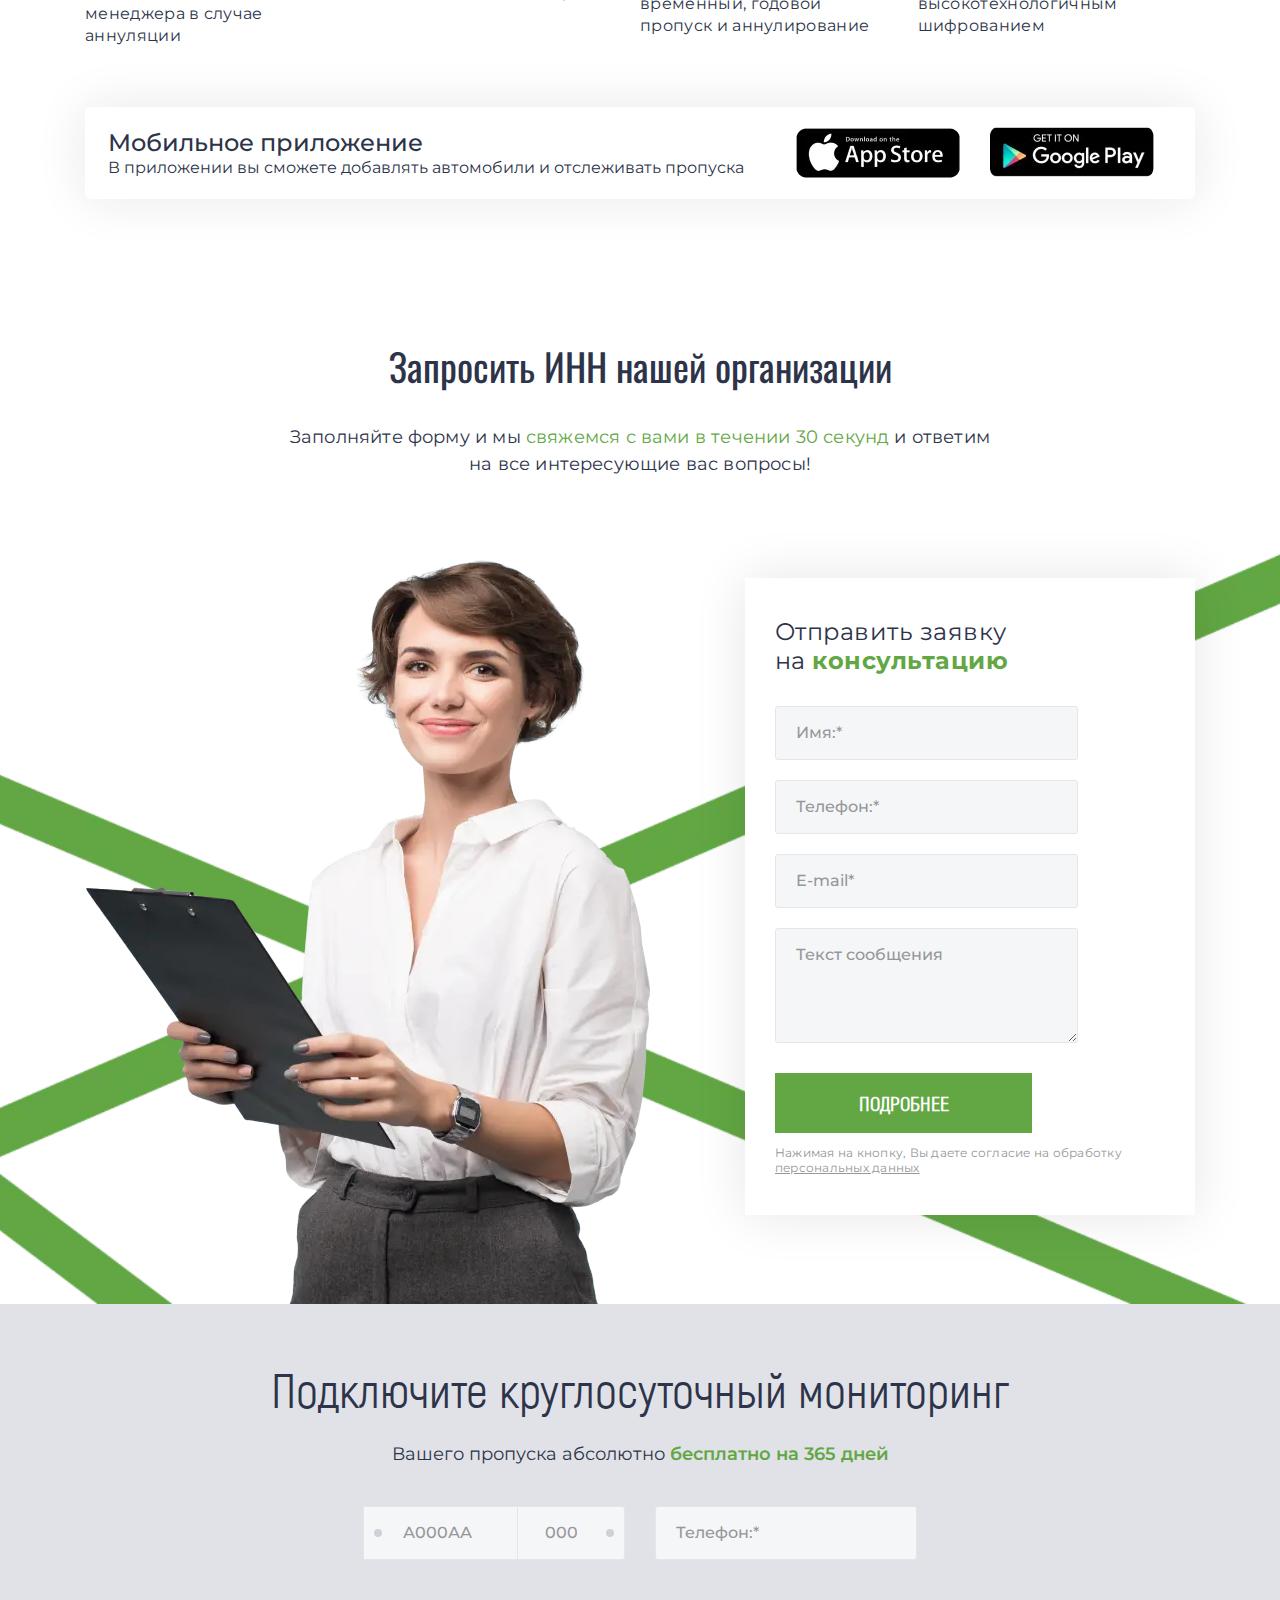
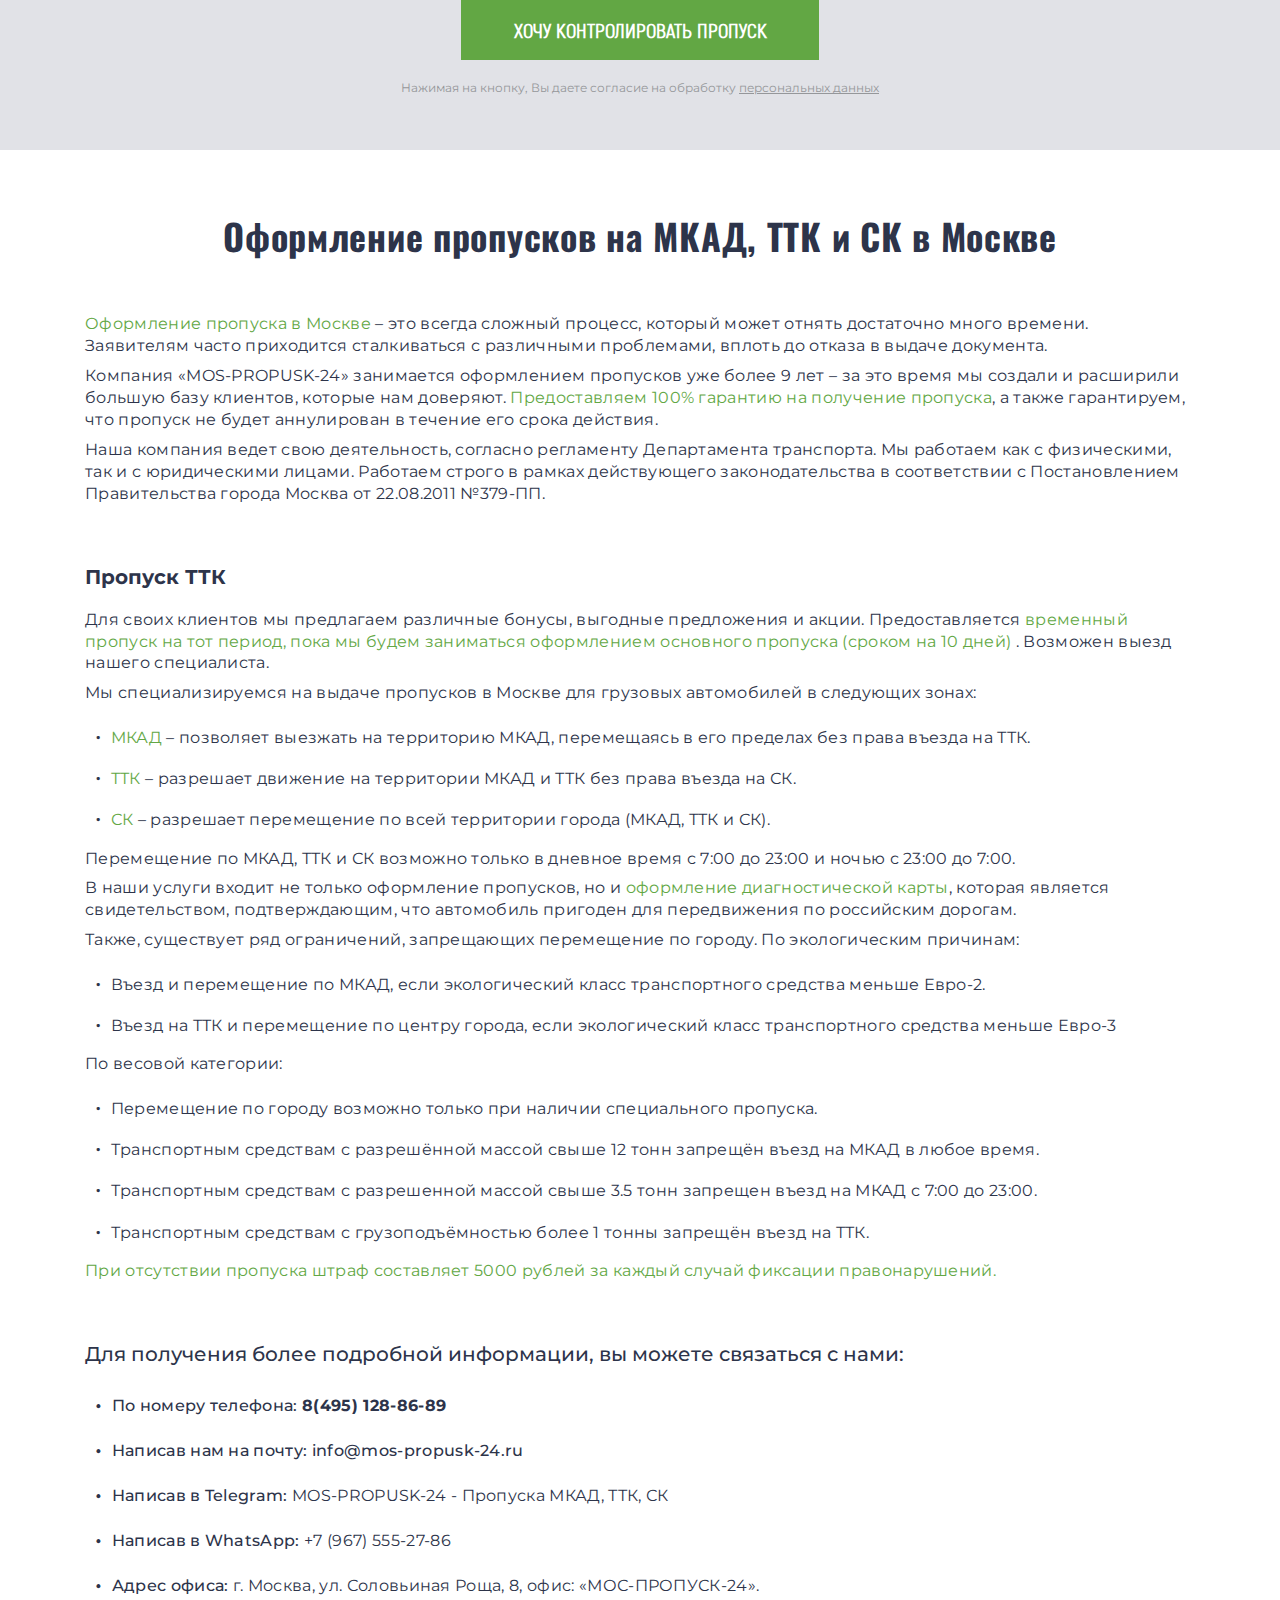
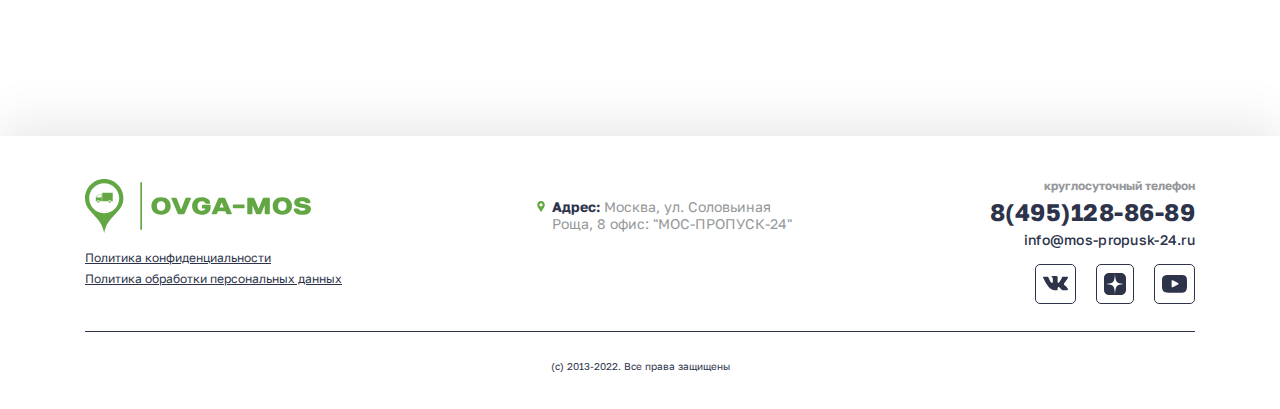
<file: check-number.html>
<!DOCTYPE html>
<html lang="ru">
<head>
  <meta charset="UTF-8">
  <meta http-equiv="X-UA-Compatible" content="IE=edge">
  <meta name="viewport" content="width=device-width, initial-scale=1.0">
  <link href="https://fonts.googleapis.com/css?family=Golos+Text:regular,500,700&display=swap&_v=20230607175803" rel="stylesheet" />
  <link href="https://fonts.googleapis.com/css?family=Oswald:regular,500,700&display=swap&_v=20230607175803" rel="stylesheet" />
  <link href="https://fonts.googleapis.com/css?family=Montserrat:300,regular,500,600,700&display=swap&_v=20230607175803" rel="stylesheet" />
  <link href="https://fonts.googleapis.com/css?family=Inter:700&display=swap&_v=20230607175803" rel="stylesheet" />
  <link rel="stylesheet"  href="https://cdn.jsdelivr.net/npm/swiper@9/swiper-bundle.min.css?_v=20230607175803" />
  <link rel="stylesheet" href="css/style.min.css?_v=20230607175803">
  <title>Проверка пропуска по номеру автомобиля</title>
</head>
<body>
  <div class="wrapper">
    <header class="header">
  <div class="header__top header-top">
    <div class="container header__container">
      <div class="header-top__wrap">
        <ul class="header-top__socials header-socials">
          <li class="header-socials__item">
            <a href="#" class="header-socials__link">
              <svg
                width="25"
                height="15"
                viewBox="0 0 25 15"
                fill="none"
                xmlns="http://www.w3.org/2000/svg"
              >
                <path
                  d="M24.8675 12.8816C24.8372 12.8164 24.809 12.7623 24.7828 12.7189C24.349 11.9377 23.5201 10.9789 22.2966 9.84205L22.2708 9.81602L22.2578 9.80325L22.2447 9.79017H22.2316C21.6763 9.26081 21.3247 8.90489 21.1774 8.72266C20.908 8.37553 20.8476 8.02417 20.9949 7.66815C21.0989 7.39916 21.4897 6.8311 22.1664 5.96319C22.5223 5.50323 22.8042 5.13458 23.0123 4.85685C24.5137 2.86089 25.1646 1.58544 24.9649 1.03001L24.8873 0.900216C24.8352 0.822074 24.7007 0.750587 24.4841 0.685393C24.2669 0.620335 23.9893 0.609576 23.6507 0.652932L19.9021 0.678828C19.8414 0.657309 19.7547 0.659315 19.6417 0.685393C19.5288 0.71147 19.4724 0.724555 19.4724 0.724555L19.4072 0.757153L19.3554 0.796315C19.312 0.82221 19.2642 0.867756 19.2121 0.932859C19.1603 0.997735 19.1169 1.07387 19.0823 1.16063C18.6742 2.21063 18.2101 3.18686 17.6894 4.08928C17.3683 4.62739 17.0734 5.09374 16.8041 5.4886C16.5351 5.88332 16.3095 6.17414 16.1274 6.36056C15.9451 6.54717 15.7805 6.69666 15.6327 6.80959C15.4851 6.92256 15.3724 6.97029 15.2944 6.95283C15.2162 6.93537 15.1426 6.91805 15.0729 6.90072C14.9515 6.82258 14.8538 6.71631 14.7802 6.58181C14.7063 6.44732 14.6565 6.27804 14.6305 6.07412C14.6046 5.87005 14.5892 5.69453 14.5849 5.54695C14.5808 5.39956 14.5827 5.19107 14.5915 4.92209C14.6005 4.65297 14.6046 4.47088 14.6046 4.37541C14.6046 4.04561 14.611 3.68767 14.6239 3.30152C14.637 2.91537 14.6476 2.60941 14.6565 2.38401C14.6654 2.15838 14.6695 1.91967 14.6695 1.66801C14.6695 1.41635 14.6542 1.21899 14.6239 1.07574C14.594 0.932676 14.5481 0.793807 14.4876 0.659178C14.4267 0.524686 14.3376 0.420648 14.2207 0.346791C14.1036 0.273025 13.958 0.214487 13.7847 0.170993C13.3247 0.0669099 12.739 0.0106055 12.0273 0.00185207C10.4134 -0.0154724 9.37631 0.0887477 8.91639 0.314376C8.73417 0.409706 8.56927 0.539958 8.42183 0.704723C8.26559 0.895702 8.24379 0.999923 8.35659 1.01707C8.87732 1.09507 9.24597 1.28167 9.46293 1.57669L9.54112 1.73302C9.60194 1.84581 9.66267 2.0455 9.72344 2.33181C9.78412 2.61812 9.82328 2.93484 9.84052 3.28178C9.88383 3.91535 9.88383 4.4577 9.84052 4.90887C9.79707 5.36021 9.75604 5.71158 9.71687 5.96324C9.67771 6.2149 9.61917 6.41883 9.54112 6.57498C9.46293 6.73117 9.41092 6.82664 9.38484 6.86128C9.3588 6.89593 9.3371 6.91777 9.31987 6.92634C9.20708 6.96956 9.08977 6.99158 8.96837 6.99158C8.84678 6.99158 8.69934 6.93077 8.52582 6.80922C8.35235 6.68768 8.17231 6.52072 7.9857 6.30809C7.7991 6.09541 7.58866 5.7982 7.35427 5.41643C7.12008 5.03465 6.87708 4.58344 6.62542 4.06279L6.4172 3.68521C6.28704 3.4423 6.10924 3.08861 5.88361 2.62445C5.65785 2.16011 5.4583 1.71095 5.28482 1.27707C5.21548 1.09484 5.11131 0.95611 4.97248 0.860644L4.90733 0.821481C4.86402 0.786832 4.7945 0.75004 4.69912 0.710832C4.60361 0.67167 4.50395 0.643586 4.39973 0.626307L0.833215 0.652203C0.468763 0.652203 0.221479 0.734767 0.0912725 0.899669L0.0391624 0.977674C0.0131301 1.02112 0 1.09051 0 1.18602C0 1.28149 0.0260323 1.39866 0.0781424 1.53739C0.598788 2.76104 1.16498 3.94116 1.77671 5.07792C2.38845 6.21467 2.92004 7.13036 3.37116 7.82416C3.82237 8.51846 4.28228 9.17373 4.75091 9.78966C5.21954 10.4058 5.52974 10.8007 5.68151 10.9742C5.83346 11.1479 5.95282 11.2779 6.03958 11.3646L6.36505 11.677C6.57331 11.8853 6.87913 12.1348 7.28265 12.4254C7.68627 12.7162 8.1331 13.0025 8.62338 13.2848C9.11375 13.5666 9.68423 13.7965 10.3351 13.9744C10.9859 14.1524 11.6194 14.2239 12.2355 14.1894H13.7325C14.036 14.1632 14.266 14.0677 14.4224 13.9029L14.4742 13.8377C14.509 13.7859 14.5416 13.7054 14.5717 13.5972C14.6021 13.4887 14.6173 13.3692 14.6173 13.2392C14.6084 12.8662 14.6368 12.5299 14.7017 12.2306C14.7666 11.9313 14.8405 11.7057 14.9232 11.5537C15.0059 11.4019 15.0992 11.2738 15.203 11.17C15.307 11.0659 15.3811 11.0028 15.4246 10.9811C15.4679 10.9593 15.5024 10.9445 15.5284 10.9356C15.7367 10.8662 15.9818 10.9334 16.2641 11.1375C16.5461 11.3414 16.8107 11.5932 17.0582 11.8925C17.3055 12.192 17.6026 12.5281 17.9497 12.9011C18.2969 13.2743 18.6006 13.5518 18.8608 13.7343L19.121 13.8905C19.2948 13.9947 19.5205 14.0901 19.7982 14.1769C20.0754 14.2636 20.3183 14.2853 20.5269 14.242L23.859 14.19C24.1886 14.19 24.445 14.1354 24.6269 14.0271C24.8092 13.9187 24.9175 13.7992 24.9524 13.6692C24.9872 13.5391 24.9891 13.3915 24.959 13.2264C24.9282 13.0618 24.8977 12.9467 24.8675 12.8816Z"
                  fill="currentColor"
                />
              </svg>
            </a>
          </li>
          <li class="header-socials__item">
            <a href="#" class="header-socials__link">
              <svg
                width="22"
                height="22"
                viewBox="0 0 22 22"
                fill="none"
                xmlns="http://www.w3.org/2000/svg"
              >
                <path
                  fill-rule="evenodd"
                  clip-rule="evenodd"
                  d="M0 5C0 2.23858 2.23858 0 5 0H11C11 0 11 7 9 9C7 11 0 11 0 11V5ZM22 11C22 11 15 11 13 9C11 7 11 0 11 0H17C19.7614 0 22 2.23858 22 5L22 11ZM22 11L22 17C22 19.7614 19.7614 22 17 22L11 22C11 22 11 15 13 13C15 11 22 11 22 11ZM11 22L5 22C2.23858 22 0 19.7614 0 17V11C0 11 7 11 9 13C11 15 11 22 11 22Z"
                  fill="currentColor"
                />
              </svg>
            </a>
          </li>
          <li class="header-socials__item">
            <a href="#" class="header-socials__link">
              <svg
                width="25"
                height="18"
                viewBox="0 0 25 18"
                fill="none"
                xmlns="http://www.w3.org/2000/svg"
              >
                <path
                  d="M24.0256 1.54796C23.1231 0.463746 21.457 0.0214844 18.2751 0.0214844H6.72468C3.46992 0.0214844 1.77556 0.492274 0.876532 1.64659C0 2.77205 0 4.43033 0 6.72542V11.0999C0 15.5462 1.04 17.8037 6.72468 17.8037H18.2752C21.0345 17.8037 22.5635 17.4135 23.5527 16.4566C24.5672 15.4755 25 13.8734 25 11.0999V6.72542C25 4.30505 24.9322 2.63699 24.0256 1.54796ZM16.0501 9.51658L10.8051 12.2871C10.6878 12.3491 10.5596 12.3798 10.4315 12.3798C10.2865 12.3798 10.1419 12.3403 10.0137 12.2619C9.77242 12.1141 9.62508 11.8498 9.62508 11.5647V6.04141C9.62508 5.75678 9.77202 5.4927 10.0128 5.34484C10.2537 5.19699 10.5533 5.18688 10.8032 5.31811L16.0482 8.07079C16.3151 8.21082 16.4827 8.48925 16.4831 8.79303C16.4834 9.09706 16.3165 9.37589 16.0501 9.51658Z"
                  fill="currentColor"
                />
              </svg>
            </a>
          </li>
        </ul>
        <div class="header__actions">
          <a href="#" class="header-top__login">
            <svg
              width="20"
              height="20"
              viewBox="0 0 20 20"
              fill="none"
              xmlns="http://www.w3.org/2000/svg"
            >
              <path
                d="M10 0C7.09223 0 4.72656 2.36566 4.72656 5.27344C4.72656 8.18121 7.09223 10.5469 10 10.5469C12.9078 10.5469 15.2734 8.18121 15.2734 5.27344C15.2734 2.36566 12.9078 0 10 0Z"
                fill="currentColor"
              />
              <path
                d="M16.5612 13.992C15.1174 12.5261 13.2035 11.7188 11.1719 11.7188H8.82812C6.79656 11.7188 4.88258 12.5261 3.43883 13.992C2.00215 15.4507 1.21094 17.3763 1.21094 19.4141C1.21094 19.7377 1.47328 20 1.79688 20H18.2031C18.5267 20 18.7891 19.7377 18.7891 19.4141C18.7891 17.3763 17.9979 15.4507 16.5612 13.992Z"
                fill="currentColor"
              />
            </svg>
            <span>Личный кабинет</span>
          </a>
          <button class="burger">
            <span class="burger__span"></span>
          </button>
        </div>
      </div>
    </div>
  </div>
  <div class="header__bottom header-bottom">
    <div class="container header__container">
      <div class="header-bottom__wrap">
        <div class="header__logo-wrap">
          <a href="/" class="header__logo logo">
            <img src="img/logo.svg" alt="Логотип">
          </a>
        </div>
        <div class="header-bottom__contacts header-contacts">
          <div class="header-contacts__phone">
            <img src="img/icons/phonecall-icon.svg" alt="Иконка звонка" />
            <div class="header-contacts__phone-wrap">
              <span> Круглосуточный телефон </span>
              <a href="tel:+74951288689" class="header-contacts__phone-link">
                8(495)128-86-89
              </a>
            </div>
          </div>
          <div class="header-contacts__links">
            <a href="#" class="header-contacts__link">
              <svg
                width="18"
                height="18"
                viewBox="0 0 18 18"
                fill="none"
                xmlns="http://www.w3.org/2000/svg"
              >
                <path
                  d="M14.4905 17.0502C14.3499 17.0502 14.2103 17.0086 14.0905 16.9274L9.56456 13.8574L7.13711 15.604C6.94673 15.7409 6.70134 15.7754 6.48028 15.6964C6.25949 15.6172 6.09182 15.4343 6.03197 15.2075L4.81311 10.5884L0.458013 8.92315C0.183842 8.81826 0.00201159 8.55597 1.65783e-05 8.26242C-0.00197843 7.96887 0.176242 7.7041 0.449083 7.59552L17.0088 1.00629C17.0839 0.974372 17.1634 0.955942 17.2436 0.951002C17.2723 0.949292 17.3011 0.949292 17.3297 0.950907C17.4958 0.960787 17.6589 1.02843 17.7862 1.15326C17.7994 1.16618 17.8119 1.17938 17.8238 1.19316C17.9292 1.31362 17.9872 1.46049 17.9981 1.61011C18.0008 1.64773 18.0006 1.68583 17.9973 1.72392C17.995 1.75109 17.9911 1.77817 17.9856 1.80505L15.1904 16.4711C15.1454 16.7067 14.9851 16.9039 14.7635 16.9958C14.6757 17.0323 14.5829 17.0502 14.4905 17.0502ZM9.96194 12.405L13.9935 15.1396L16.1684 3.72777L8.31312 11.2866L9.94294 12.3922C9.9495 12.3963 9.95577 12.4006 9.96194 12.405ZM6.60587 11.7969L7.14566 13.8423L8.30865 13.0054L6.7858 11.9724C6.71502 11.9245 6.65441 11.8648 6.60587 11.7969ZM2.67295 8.24427L5.66337 9.3876C5.87759 9.46949 6.03928 9.64961 6.0978 9.87134L6.47705 11.3086C6.49443 11.1428 6.56958 10.9868 6.69165 10.8693L14.1766 3.66697L2.67295 8.24427Z"
                  fill="currentColor"
                />
              </svg>
            </a>
            <a href="#" class="header-contacts__link">
              <svg
                width="19"
                height="19"
                viewBox="0 0 19 19"
                fill="none"
                xmlns="http://www.w3.org/2000/svg"
              >
                <path
                  fill-rule="evenodd"
                  clip-rule="evenodd"
                  d="M15.8007 3.17307C14.1342 1.50467 11.918 0.585451 9.55696 0.584473C4.69179 0.584473 0.732244 4.54391 0.730288 9.41038C0.729635 10.966 1.13603 12.4846 1.90847 13.8232L0.65625 18.397L5.3354 17.1695C6.6247 17.8728 8.0762 18.2435 9.55337 18.2439H9.55706C14.4217 18.2439 18.3817 14.2841 18.3835 9.41745C18.3845 7.0589 17.4672 4.84136 15.8007 3.17307ZM9.55696 16.7533H9.55391C8.23754 16.7527 6.94651 16.3989 5.81996 15.7306L5.55219 15.5716L2.77551 16.3L3.51664 13.5928L3.34215 13.3152C2.60775 12.1472 2.21995 10.7971 2.22061 9.41092C2.22213 5.36604 5.51327 2.07523 9.55989 2.07523C11.5194 2.07588 13.3615 2.83995 14.7465 4.22666C16.1316 5.61337 16.894 7.45659 16.8933 9.4169C16.8916 13.4621 13.6006 16.7533 9.55696 16.7533ZM13.5811 11.2587C13.3606 11.1483 12.2762 10.6149 12.074 10.5412C11.872 10.4676 11.7248 10.4309 11.5779 10.6516C11.4308 10.8723 11.0082 11.3692 10.8795 11.5163C10.7508 11.6635 10.6223 11.682 10.4017 11.5715C10.1811 11.4611 9.47052 11.2282 8.62806 10.4768C7.97249 9.892 7.52989 9.16978 7.40117 8.94909C7.27266 8.72817 7.40008 8.62032 7.49793 8.49899C7.73668 8.20251 7.97575 7.89169 8.04924 7.74459C8.12284 7.59738 8.08599 7.46855 8.03076 7.3582C7.97575 7.24785 7.53468 6.16229 7.35094 5.72057C7.17177 5.2907 6.9901 5.34875 6.85464 5.34201C6.72613 5.3356 6.57904 5.33429 6.43194 5.33429C6.28495 5.33429 6.04599 5.38941 5.84377 5.61033C5.64166 5.83114 5.07198 6.36462 5.07198 7.45018C5.07198 8.53574 5.86225 9.58444 5.97249 9.73164C6.08274 9.87885 7.52772 12.1065 9.74004 13.0617C10.2662 13.2891 10.677 13.4247 10.9974 13.5264C11.5257 13.6942 12.0064 13.6705 12.3865 13.6138C12.8103 13.5504 13.6912 13.0802 13.8752 12.5651C14.0589 12.0499 14.0589 11.6083 14.0037 11.5163C13.9487 11.4243 13.8016 11.3692 13.5811 11.2587Z"
                  fill="currentColor"
                />
              </svg>
            </a>
            <a href="#" class="header-contacts__link header-contacts__link--btn"
              >Перезвоните мне</a
            >
          </div>
        </div>
      </div>
    </div>
  </div>
  <nav data-da=".header-bottom__wrap,858,last" class="header__menu header-menu">
    <div class="container header__container header-menu__container">
      <ul class="header-menu__list">
        <li class="header-menu__item">
          <a href="/about-us.html" class="header-menu__link">О нас</a>
        </li>
        <li class="header-menu__item">
          <div class="header-menu__dropdown-wrap">
            <a href="/pass-cost.html" class="header-menu__link header-menu__link--dropdown">
              Оформить пропуск
            </a>
            <svg
                width="13"
                height="8"
                viewBox="0 0 13 8"
                fill="none"
                xmlns="http://www.w3.org/2000/svg"
              >
                <line
                  x1="1.06569"
                  y1="0.934315"
                  x2="7.06569"
                  y2="6.93431"
                  stroke="currentColor"
                  stroke-width="1.6"
                />
                <line
                  y1="-0.8"
                  x2="8.48528"
                  y2="-0.8"
                  transform="matrix(-0.707107 0.707107 0.707107 0.707107 12.5 1.5)"
                  stroke="currentColor"
                  stroke-width="1.6"
                />
            </svg>
          </div>
          <ul class="header-menu__sub-list">
            <li class="header-menu__sub-item">
              <a href="/check-number.html" class="header-menu__sub-link">
                категория
              </a>
            </li>
            <li class="header-menu__sub-item">
              <a href="/info.html" class="header-menu__sub-link">
                категория
              </a>
            </li>
            <li class="header-menu__sub-item">
              <a href="/article.html" class="header-menu__sub-link">
                категория
              </a>
            </li>
          </ul>
        </li>
        <li class="header-menu__item">
          <div class="header-menu__dropdown-wrap">
            <a href="#" class="header-menu__link header-menu__link--dropdown">
              РНИС
            </a>
            <svg
                width="13"
                height="8"
                viewBox="0 0 13 8"
                fill="none"
                xmlns="http://www.w3.org/2000/svg"
              >
                <line
                  x1="1.06569"
                  y1="0.934315"
                  x2="7.06569"
                  y2="6.93431"
                  stroke="currentColor"
                  stroke-width="1.6"
                />
                <line
                  y1="-0.8"
                  x2="8.48528"
                  y2="-0.8"
                  transform="matrix(-0.707107 0.707107 0.707107 0.707107 12.5 1.5)"
                  stroke="currentColor"
                  stroke-width="1.6"
                />
            </svg>
          </div>
          <ul class="header-menu__sub-list">
            <li class="header-menu__sub-item">
              <a href="/check-rnis.html" class="header-menu__sub-link">
                Проверьте регистрацию РНИС
              </a>
            </li>
            <li class="header-menu__sub-item">
              <a href="/cost-rnis.html" class="header-menu__sub-link">
                Стоимость подключения к РНИС
              </a>
            </li>
            <li class="header-menu__sub-item">
              <a href="/make-card.html" class="header-menu__sub-link">
                Оформить диагностическую карту
              </a>
            </li>
          </ul>
        </li>
        <li class="header-menu__item">
          <div class="header-menu__dropdown-wrap">
            <a href="" class="header-menu__link header-menu__link--dropdown">
              Услуги
            </a>
            <svg
                width="13"
                height="8"
                viewBox="0 0 13 8"
                fill="none"
                xmlns="http://www.w3.org/2000/svg"
              >
                <line
                  x1="1.06569"
                  y1="0.934315"
                  x2="7.06569"
                  y2="6.93431"
                  stroke="currentColor"
                  stroke-width="1.6"
                />
                <line
                  y1="-0.8"
                  x2="8.48528"
                  y2="-0.8"
                  transform="matrix(-0.707107 0.707107 0.707107 0.707107 12.5 1.5)"
                  stroke="currentColor"
                  stroke-width="1.6"
                />
            </svg>
          </div>
          <ul class="header-menu__sub-list">
            <li class="header-menu__sub-item">
              <a href="" class="header-menu__sub-link">
                Проверьте регистрацию РНИС
              </a>
            </li>
            <li class="header-menu__sub-item">
              <a href="" class="header-menu__sub-link">категория

              </a>
            </li>
            <li class="header-menu__sub-item">
              <a href="" class="header-menu__sub-link">категория

              </a>
            </li>
          </ul>
        </li>
        <li class="header-menu__item">
          <a href="" class="header-menu__link">Проверка пропуска</a>
        </li>
        <li class="header-menu__item">
          <a href="/reviews.html" class="header-menu__link">Отзывы</a>
        </li>
        <li class="header-menu__item">
          <a href="/info.html" class="header-menu__link">Информация</a>
        </li>
        <li class="header-menu__item">
          <a href="/contacts.html" class="header-menu__link">Контакты</a>
        </li>
      </ul>
    </div>
  </nav>
</header>

<!-- Доработать выпадающие меню, подключить JS -->

    <main class="main">
      <section class="check-rnis">
        <div class="container check-rnis__container">
          <div class="check-rnis__img-wrap">
            <img src="img/check-rnis/bg2.png" alt="" />
            <div class="check-rnis__wrap">
              <h1 class="section-title check-rnis__title">
                Проверка пропуска по номеру автомобиля
              </h1>
              <form class="check-form" action="/">
                <label for="input-rnis">
                  Введите государственный регистрационный знак ТС (без
                  пробелов)
                </label>
                <div class="check-form__input-wrap">
                  <div id="input-rnis" class="input-rnis">
                    <input
                      class="input-rnis__left"
                      placeholder="А000АА"
                      type="text"
                      name="rnis-left"
                      maxlength="6"
                    />
                    <input
                      class="input-rnis__right"
                      placeholder="000"
                      type="text"
                      name="rnis-right"
                      maxlength="3"
                    />
                  </div>
                  <div class="check-form__spans-wrap">
                    <svg
                      width="22"
                      height="22"
                      viewBox="0 0 22 22"
                      fill="none"
                      xmlns="http://www.w3.org/2000/svg"
                    >
                      <g clip-path="url(#clip0_214_96)">
                        <path
                          d="M11 21.3125C16.6954 21.3125 21.3125 16.6954 21.3125 11C21.3125 5.30456 16.6954 0.6875 11 0.6875C5.30456 0.6875 0.6875 5.30456 0.6875 11C0.6875 16.6954 5.30456 21.3125 11 21.3125Z"
                          fill="#CB2222"
                        />
                        <path
                          fill-rule="evenodd"
                          clip-rule="evenodd"
                          d="M5.94138 16.0587C6.39969 16.5171 7.14967 16.5171 7.60797 16.0587L11.0003 12.6664L14.3927 16.0587C14.851 16.5171 15.6009 16.5171 16.0592 16.0587C16.5175 15.6004 16.5175 14.8505 16.0592 14.3922L12.6669 10.9998L16.0592 7.60748C16.5175 7.14918 16.5175 6.39924 16.0592 5.94094C15.6009 5.48264 14.851 5.48264 14.3927 5.94094L11.0003 9.33324L7.60797 5.9409C7.14967 5.48259 6.39973 5.48259 5.94143 5.9409C5.48312 6.3992 5.48312 7.14914 5.94143 7.60744L9.33372 10.9998L5.94138 14.3922C5.48308 14.8505 5.48308 15.6004 5.94138 16.0587Z"
                          fill="white"
                        />
                      </g>
                      <defs>
                        <clipPath id="clip0_214_96">
                          <rect width="22" height="22" fill="white" />
                        </clipPath>
                      </defs>
                    </svg>
                    <svg
                      width="22"
                      height="22"
                      viewBox="0 0 22 22"
                      fill="none"
                      xmlns="http://www.w3.org/2000/svg"
                    >
                      <path
                        d="M11 21.3125C16.6954 21.3125 21.3125 16.6954 21.3125 11C21.3125 5.30456 16.6954 0.6875 11 0.6875C5.30456 0.6875 0.6875 5.30456 0.6875 11C0.6875 16.6954 5.30456 21.3125 11 21.3125Z"
                        fill="#27AE60"
                      />
                      <path
                        d="M10.9793 14.2265C10.4805 14.7252 9.67132 14.7252 9.17284 14.2265L6.37404 11.4276C5.87532 10.9292 5.87532 10.1199 6.37404 9.62143C6.87252 9.1227 7.68174 9.1227 8.18046 9.62143L9.84799 11.2888C9.97387 11.4144 10.1782 11.4144 10.3043 11.2888L14.8195 6.77346C15.318 6.27473 16.1272 6.27473 16.626 6.77346C16.8655 7.01296 17 7.3379 17 7.67657C17 8.01523 16.8655 8.34018 16.626 8.57968L10.9793 14.2265Z"
                        fill="white"
                      />
                    </svg>
                  </div>
                </div>
                <div class="check-form__btn-wrap">
                  <button class="btn">Проверить</button>
                  <span
                    >Нажимая на кнопку, Вы даете согласие на
                    <a href="#" class="underline"
                      >обработку персональных данных</a
                    ></span
                  >
                </div>
              </form>
            </div>
          </div>
        </div>
      </section>
      <section class="freeControl">
        <div class="container">
            <h2 class="section-title">Бесплатный круглосуточный контроль за пропуском</h2>
            <div class="sectionText sectionText_control">Внимание! Специально разработанная и интегрированная 
                с базой департамента транспорта система контроля выхода временных,
                 годовых пропусков, а так же аннуляции для всех наших клиентов в 
                 подарок при заказе любого пропуска МКАД, ТТК, СК!
            </div>
            <div class="cotrolWrapper">
                <div class="control__element">
                    <picture><source srcset="img/freeControl/control1.webp" type="image/webp"><img src="img/freeControl/control1.png" alt="Не удалось загрузить изображение" class="control__img_under"></picture>
                    <picture><source srcset="img/freeControl/control5.webp" type="image/webp"><img src="img/freeControl/control5.png" alt="Не удалось загрузить изображение" class="control__img_hover"></picture>
                    <div class="control__title">Оперативное реагирование</div>
                    <div class="control__text">оперативное реагирование вашего персонального менеджера в случае аннуляции</div>
                </div>
                <div class="control__element">
                    <picture><source srcset="img/freeControl/control2.webp" type="image/webp"><img src="img/freeControl/control2.png" alt="Не удалось загрузить изображение" class="control__img_under"></picture>
                    <picture><source srcset="img/freeControl/control6.webp" type="image/webp"><img src="img/freeControl/control6.png" alt="Не удалось загрузить изображение" class="control__img_hover"></picture>
                    <div class="control__title">Круглосуточный контроль</div>
                    <div class="control__text">24 часа в сутки, 7 дней в неделю, 365 дней в году</div>
                </div>
                <div class="control__element">
                    <picture><source srcset="img/freeControl/control3.webp" type="image/webp"><img src="img/freeControl/control3.png" alt="Не удалось загрузить изображение" class="control__img_under"></picture>
                    <picture><source srcset="img/freeControl/control7.webp" type="image/webp"><img src="img/freeControl/control7.png" alt="Не удалось загрузить изображение" class="control__img_hover"></picture>
                    <div class="control__title">СМС уведомления</div>
                    <div class="control__text">моментальная интеллектуальная система СМС уведомления, временный, годовой пропуск и аннулирование</div>
                </div>
                <div class="control__element">
                    <picture><source srcset="img/freeControl/control4.webp" type="image/webp"><img src="img/freeControl/control4.png" alt="Не удалось загрузить изображение" class="control__img_under"></picture>
                    <picture><source srcset="img/freeControl/control8.webp" type="image/webp"><img src="img/freeControl/control8.png" alt="Не удалось загрузить изображение" class="control__img_hover"></picture>
                    <div class="control__title">Личный кабинет</div>
                    <div class="control__text">уникальный доступ к личному кабинету защищенному высокотехнологичным шифрованием</div>
                </div>
            </div>
        </div>
      </section>
      <section class="toMobile">
        <div class="container">
            <div class="toMobileWrapper">
                <div class="toMobile__left">
                    <h3 class="toMobile__title">Мобильное приложение</h3> 
                    <div class="toMobile__text">В приложении вы сможете добавлять автомобили и отслеживать пропуска</div>
                </div>
                <div class="toMobile__right">
                    <button class="toMobile__button toMobile__button_apple">
                        <picture><source srcset="img/toMobile/apple.webp" type="image/webp"><img src="img/toMobile/apple.png" alt="" class="toMobile__img"></picture>
                    </button>
                    <button class="toMobile__button toMobile__button_google">
                        <picture><source srcset="img/toMobile/google.webp" type="image/webp"><img src="img/toMobile/google.png" alt="" class="toMobile__img"></picture>
                    </button>
                </div>    
            </div>
        </div>
      </section>
      <section class="inn">
        <div class="container inn__container">
          <h2 class="section-title section-title_small inn__title">
            Запросить ИНН нашей организации
          </h2>
          <p class="section-txt inn__txt">
            Заполняйте форму и мы <span>свяжемся с вами в течении 30 секунд</span> и ответим на все интересующие вас вопросы!
          </p>
          <div class="inn__wrap">
            <picture><source srcset="img/consult-form/woman.webp" type="image/webp"><img src="img/consult-form/woman.png" alt="женщина"></picture>
            <form class="consult-form inn__form" action="/"  method="POST">
              <h2 class="consult-form__title">
                Отправить заявку на <span>консультацию</span>
              </h2>
              <div class="consult-form__inputs-wrap">
                <input class="input consult-form__input" type="text" placeholder="Имя:*" name="name" maxlength="15">
                <input class="input consult-form__input" type="tel" placeholder="Телефон:*" name="phone-number" maxlength="15">
                <input class="input consult-form__input" type="text" placeholder="E-mail*" name="mail" maxlength="15">
                <textarea class="input consult-form__textarea" rows="fixed" name="" id="" placeholder="Текст сообщения" name="message" maxlength="400"></textarea>
              </div>
              <div class="consult-form__btn-wrap">
                <button id="consult-form-btn" class="btn">подробнее</button>
                <label for="consult-form-btn">Нажимая на кнопку, Вы даете согласие на обработку <a class="underline" href="#">персональных данных</a></label>
              </div>
            </form>
          </div>
        </div>
      </section>
      <section class="daily-monitoring">
        <div class="container">
          <h2 class="daily-monitoring__title">
            Подключите круглосуточный мониторинг
          </h2>
          <p class="daily-monitoring__txt">
            Вашего пропуска абсолютно <span>бесплатно на 365 дней</span>
          </p>
          <form action="/" class="daily-monitoring__form">
            <div class="daily-monitoring__inputs-wrap">
              <div class="input-rnis">
                <input
                  class="input-rnis__left"
                  placeholder="А000АА"
                  type="text"
                  maxlength="6"
                />
                <input
                  class="input-rnis__right"
                  placeholder="000"
                  type="text"
                  maxlength="3"
                />
              </div>
              <input type="text" class="input" placeholder="Телефон:*" maxlength="12">
            </div>
            <button class="btn daily-monitoring__btn">Хочу контролировать пропуск</button>
            <span>
              Нажимая на кнопку, Вы даете согласие на обработку <a href="#" class="underline">персональных данных</a>
            </span>
          </form>
        </div>
      </section>
      <section class="infoArea">
        <div class="container">
          <h2 class="infoArea__title">
            Оформление пропусков на МКАД, ТТК и СК в Москве
          </h2>
          <div class="infoArea__text">
            <span>Оформление пропуска в Москве</span> – это всегда сложный
            процесс, который может отнять достаточно много времени. Заявителям
            часто приходится сталкиваться с различными проблемами, вплоть до
            отказа в выдаче документа.
          </div>
          <div class="infoArea__text">
            Компания «MOS-PROPUSK-24» занимается оформлением пропусков уже
            более 9 лет – за это время мы создали и расширили большую базу
            клиентов, которые нам доверяют.
            <span>Предоставляем 100% гарантию на получение пропуска</span>, а
            также гарантируем, что пропуск не будет аннулирован в течение его
            срока действия.
          </div>
          <div class="infoArea__text">
            Наша компания ведет свою деятельность, согласно регламенту
            Департамента транспорта. Мы работаем как с физическими, так и с
            юридическими лицами. Работаем строго в рамках действующего
            законодательства в соответствии с Постановлением Правительства
            города Москва от 22.08.2011 №379-ПП.
          </div>
          <h3 class="infoArea__subTitle">Пропуск ТТК</h3>
          <div class="infoArea__text">
            Для своих клиентов мы предлагаем различные бонусы, выгодные
            предложения и акции. Предоставляется
            <span
              >временный пропуск на тот период, пока мы будем заниматься
              оформлением основного пропуска (сроком на 10 дней)</span
            >
            . Возможен выезд нашего специалиста.
          </div>
          <ul class="infoArea__list">
            <li>
              Мы специализируемся на выдаче пропусков в Москве для грузовых
              автомобилей в следующих зонах: <br />
            </li>
            <li class="infoArea__element infoArea__element_first">
              <span>МКАД</span>
              – позволяет выезжать на территорию МКАД, перемещаясь в его
              пределах без права въезда на ТТК.
            </li>
            <li class="infoArea__element">
              <span>ТТК</span>
              – разрешает движение на территории МКАД и ТТК без права въезда
              на СК.
            </li>
            <li class="infoArea__element">
              <span>СК</span>
              – разрешает перемещение по всей территории города (МКАД, ТТК и
              СК).
            </li>
          </ul>
          <div class="infoArea__text">
            Перемещение по МКАД, ТТК и СК возможно только в дневное время с
            7:00 до 23:00 и ночью с 23:00 до 7:00.
          </div>
          <div class="infoArea__text">
            В наши услуги входит не только оформление пропусков, но и
            <span>оформление диагностической карты</span>, которая является
            свидетельством, подтверждающим, что автомобиль пригоден для
            передвижения по российским дорогам.
          </div>
          <ul class="infoArea__list">
            <li>
              Также, существует ряд ограничений, запрещающих перемещение по
              городу. По экологическим причинам:
            </li>
            <li class="infoArea__element infoArea__element_first">
              Въезд и перемещение по МКАД, если экологический класс
              транспортного средства меньше Евро-2.
            </li>
            <li class="infoArea__element">
              Въезд на ТТК и перемещение по центру города, если экологический
              класс транспортного средства меньше Евро-3
            </li>
          </ul>
          <ul class="infoArea__list">
            <li>По весовой категории:</li>
            <li class="infoArea__element infoArea__element_first">
              Перемещение по городу возможно только при наличии специального
              пропуска.
            </li>
            <li class="infoArea__element">
              Транспортным средствам с разрешённой массой свыше 12 тонн
              запрещён въезд на МКАД в любое время.
            </li>
            <li class="infoArea__element">
              Транспортным средствам с разрешенной массой свыше 3.5 тонн
              запрещен въезд на МКАД с 7:00 до 23:00.
            </li>
            <li class="infoArea__element">
              Транспортным средствам с грузоподъёмностью более 1 тонны
              запрещён въезд на ТТК.
            </li>
          </ul>
          <div class="infoArea__text">
            <span>
              При отсутствии пропуска штраф составляет 5000 рублей за каждый
              случай фиксации правонарушений.
            </span>
          </div>
          <ul class="contacts__list">
            <li>
              Для получения более подробной информации, вы можете связаться с
              нами:
            </li>
            <li class="contacts__element contacts__element_first">
              По номеру телефона: <span class="tel">8(495) 128-86-89</span>
            </li>
            <li class="contacts__element">
              Написав нам на почту: <a href="#">info@mos-propusk-24.ru</a>
            </li>
            <li class="contacts__element">
              Написав в Telegram:
              <span>MOS-PROPUSK-24 - Пропуска МКАД, ТТК, СК</span>
            </li>
            <li class="contacts__element">
              Написав в WhatsApp: <span>+7 (967) 555-27-86</span>
            </li>
            <li class="contacts__element">
              Адрес офиса:
              <span
                >г. Москва, ул. Соловьиная Роща, 8, офис:
                «МОС-ПРОПУСК-24».</span
              >
            </li>
          </ul>
        </div>
      </section>
      <section class="map">

      </section>
    </main>
    <footer class="footer">
  <div class="container footer__container">
    <div class="footer__wrap">
      <div class="footer__top footer-top">
        <div class="footer__left">
          <div class="footer__logo-wrap">
            <a href="#" class="footer__logo logo">
              <img src="img/logo.svg" alt="Логотип">
            </a>
          </div>
          <div class="footer__info-links">
            <a href="#" class="footer__info-link">
              Политика конфиденциальности
            </a>
            <a href="/politics.html" class="footer__info-link">
              Политика обработки персональных данных
            </a>
          </div>
        </div>
        <div class="footer__adres">
          <svg width="11" height="15" viewBox="0 0 11 15" fill="none" xmlns="http://www.w3.org/2000/svg">
            <path d="M5.5001 0C2.65702 0 0.343994 2.31303 0.343994 5.15611V5.17569C0.343994 6.19482 0.617315 7.19772 1.1344 8.07589L5.08359 14.7831C5.16247 14.917 5.30607 14.9995 5.4615 15H5.46303C5.61784 15 5.76139 14.9187 5.84091 14.7857L9.84567 8.09025C10.3759 7.20374 10.6562 6.18913 10.6562 5.15611C10.6562 2.31303 8.34318 0 5.5001 0ZM5.46306 7.46752C4.23894 7.46752 3.24661 6.47519 3.24661 5.25107C3.24661 4.02695 4.23894 3.03462 5.46306 3.03462C6.68717 3.03462 7.67951 4.02695 7.67951 5.25107C7.67951 6.47516 6.68717 7.46752 5.46306 7.46752Z" fill="#62A744"/>
          </svg>
          <p class="">
            <span>Адрес: </span>Москва, ул. Соловьиная Роща, 8 офис:
            "МОС-ПРОПУСК-24"
          </p>
        </div>
        <div class="footer__contacts">
          <span>круглосуточный телефон</span>
          <a href="tel:" class="footer__phone-link"> 8(495)128-86-89 </a>
          <a href="mailto:info@mos-propusk-24.ru" class="footer__mail-link">
            info@mos-propusk-24.ru
          </a>
          <ul class="footer__socials">
            <li class="footer__social-item">
              <a href="" class="footer__social-link">
                <svg
                width="25"
                height="15"
                viewBox="0 0 25 15"
                fill="none"
                xmlns="http://www.w3.org/2000/svg"
              >
                <path
                  d="M24.8675 12.8816C24.8372 12.8164 24.809 12.7623 24.7828 12.7189C24.349 11.9377 23.5201 10.9789 22.2966 9.84205L22.2708 9.81602L22.2578 9.80325L22.2447 9.79017H22.2316C21.6763 9.26081 21.3247 8.90489 21.1774 8.72266C20.908 8.37553 20.8476 8.02417 20.9949 7.66815C21.0989 7.39916 21.4897 6.8311 22.1664 5.96319C22.5223 5.50323 22.8042 5.13458 23.0123 4.85685C24.5137 2.86089 25.1646 1.58544 24.9649 1.03001L24.8873 0.900216C24.8352 0.822074 24.7007 0.750587 24.4841 0.685393C24.2669 0.620335 23.9893 0.609576 23.6507 0.652932L19.9021 0.678828C19.8414 0.657309 19.7547 0.659315 19.6417 0.685393C19.5288 0.71147 19.4724 0.724555 19.4724 0.724555L19.4072 0.757153L19.3554 0.796315C19.312 0.82221 19.2642 0.867756 19.2121 0.932859C19.1603 0.997735 19.1169 1.07387 19.0823 1.16063C18.6742 2.21063 18.2101 3.18686 17.6894 4.08928C17.3683 4.62739 17.0734 5.09374 16.8041 5.4886C16.5351 5.88332 16.3095 6.17414 16.1274 6.36056C15.9451 6.54717 15.7805 6.69666 15.6327 6.80959C15.4851 6.92256 15.3724 6.97029 15.2944 6.95283C15.2162 6.93537 15.1426 6.91805 15.0729 6.90072C14.9515 6.82258 14.8538 6.71631 14.7802 6.58181C14.7063 6.44732 14.6565 6.27804 14.6305 6.07412C14.6046 5.87005 14.5892 5.69453 14.5849 5.54695C14.5808 5.39956 14.5827 5.19107 14.5915 4.92209C14.6005 4.65297 14.6046 4.47088 14.6046 4.37541C14.6046 4.04561 14.611 3.68767 14.6239 3.30152C14.637 2.91537 14.6476 2.60941 14.6565 2.38401C14.6654 2.15838 14.6695 1.91967 14.6695 1.66801C14.6695 1.41635 14.6542 1.21899 14.6239 1.07574C14.594 0.932676 14.5481 0.793807 14.4876 0.659178C14.4267 0.524686 14.3376 0.420648 14.2207 0.346791C14.1036 0.273025 13.958 0.214487 13.7847 0.170993C13.3247 0.0669099 12.739 0.0106055 12.0273 0.00185207C10.4134 -0.0154724 9.37631 0.0887477 8.91639 0.314376C8.73417 0.409706 8.56927 0.539958 8.42183 0.704723C8.26559 0.895702 8.24379 0.999923 8.35659 1.01707C8.87732 1.09507 9.24597 1.28167 9.46293 1.57669L9.54112 1.73302C9.60194 1.84581 9.66267 2.0455 9.72344 2.33181C9.78412 2.61812 9.82328 2.93484 9.84052 3.28178C9.88383 3.91535 9.88383 4.4577 9.84052 4.90887C9.79707 5.36021 9.75604 5.71158 9.71687 5.96324C9.67771 6.2149 9.61917 6.41883 9.54112 6.57498C9.46293 6.73117 9.41092 6.82664 9.38484 6.86128C9.3588 6.89593 9.3371 6.91777 9.31987 6.92634C9.20708 6.96956 9.08977 6.99158 8.96837 6.99158C8.84678 6.99158 8.69934 6.93077 8.52582 6.80922C8.35235 6.68768 8.17231 6.52072 7.9857 6.30809C7.7991 6.09541 7.58866 5.7982 7.35427 5.41643C7.12008 5.03465 6.87708 4.58344 6.62542 4.06279L6.4172 3.68521C6.28704 3.4423 6.10924 3.08861 5.88361 2.62445C5.65785 2.16011 5.4583 1.71095 5.28482 1.27707C5.21548 1.09484 5.11131 0.95611 4.97248 0.860644L4.90733 0.821481C4.86402 0.786832 4.7945 0.75004 4.69912 0.710832C4.60361 0.67167 4.50395 0.643586 4.39973 0.626307L0.833215 0.652203C0.468763 0.652203 0.221479 0.734767 0.0912725 0.899669L0.0391624 0.977674C0.0131301 1.02112 0 1.09051 0 1.18602C0 1.28149 0.0260323 1.39866 0.0781424 1.53739C0.598788 2.76104 1.16498 3.94116 1.77671 5.07792C2.38845 6.21467 2.92004 7.13036 3.37116 7.82416C3.82237 8.51846 4.28228 9.17373 4.75091 9.78966C5.21954 10.4058 5.52974 10.8007 5.68151 10.9742C5.83346 11.1479 5.95282 11.2779 6.03958 11.3646L6.36505 11.677C6.57331 11.8853 6.87913 12.1348 7.28265 12.4254C7.68627 12.7162 8.1331 13.0025 8.62338 13.2848C9.11375 13.5666 9.68423 13.7965 10.3351 13.9744C10.9859 14.1524 11.6194 14.2239 12.2355 14.1894H13.7325C14.036 14.1632 14.266 14.0677 14.4224 13.9029L14.4742 13.8377C14.509 13.7859 14.5416 13.7054 14.5717 13.5972C14.6021 13.4887 14.6173 13.3692 14.6173 13.2392C14.6084 12.8662 14.6368 12.5299 14.7017 12.2306C14.7666 11.9313 14.8405 11.7057 14.9232 11.5537C15.0059 11.4019 15.0992 11.2738 15.203 11.17C15.307 11.0659 15.3811 11.0028 15.4246 10.9811C15.4679 10.9593 15.5024 10.9445 15.5284 10.9356C15.7367 10.8662 15.9818 10.9334 16.2641 11.1375C16.5461 11.3414 16.8107 11.5932 17.0582 11.8925C17.3055 12.192 17.6026 12.5281 17.9497 12.9011C18.2969 13.2743 18.6006 13.5518 18.8608 13.7343L19.121 13.8905C19.2948 13.9947 19.5205 14.0901 19.7982 14.1769C20.0754 14.2636 20.3183 14.2853 20.5269 14.242L23.859 14.19C24.1886 14.19 24.445 14.1354 24.6269 14.0271C24.8092 13.9187 24.9175 13.7992 24.9524 13.6692C24.9872 13.5391 24.9891 13.3915 24.959 13.2264C24.9282 13.0618 24.8977 12.9467 24.8675 12.8816Z"
                  fill="currentColor"
                />
              </svg>
              </a>
            </li>
            <li class="footer__social-item">
              <a href="" class="footer__social-link">
                <svg
                  width="22"
                  height="22"
                  viewBox="0 0 22 22"
                  fill="none"
                  xmlns="http://www.w3.org/2000/svg"
                >
                  <path
                    fill-rule="evenodd"
                    clip-rule="evenodd"
                    d="M0 5C0 2.23858 2.23858 0 5 0H11C11 0 11 7 9 9C7 11 0 11 0 11V5ZM22 11C22 11 15 11 13 9C11 7 11 0 11 0H17C19.7614 0 22 2.23858 22 5L22 11ZM22 11L22 17C22 19.7614 19.7614 22 17 22L11 22C11 22 11 15 13 13C15 11 22 11 22 11ZM11 22L5 22C2.23858 22 0 19.7614 0 17V11C0 11 7 11 9 13C11 15 11 22 11 22Z"
                    fill="currentColor"
                  />
                </svg>
              </a>
            </li>
            <li class="footer__social-item">
              <a href="" class="footer__social-link">
                <svg
                  width="25"
                  height="18"
                  viewBox="0 0 25 18"
                  fill="none"
                  xmlns="http://www.w3.org/2000/svg"
                >
                  <path
                    d="M24.0256 1.54796C23.1231 0.463746 21.457 0.0214844 18.2751 0.0214844H6.72468C3.46992 0.0214844 1.77556 0.492274 0.876532 1.64659C0 2.77205 0 4.43033 0 6.72542V11.0999C0 15.5462 1.04 17.8037 6.72468 17.8037H18.2752C21.0345 17.8037 22.5635 17.4135 23.5527 16.4566C24.5672 15.4755 25 13.8734 25 11.0999V6.72542C25 4.30505 24.9322 2.63699 24.0256 1.54796ZM16.0501 9.51658L10.8051 12.2871C10.6878 12.3491 10.5596 12.3798 10.4315 12.3798C10.2865 12.3798 10.1419 12.3403 10.0137 12.2619C9.77242 12.1141 9.62508 11.8498 9.62508 11.5647V6.04141C9.62508 5.75678 9.77202 5.4927 10.0128 5.34484C10.2537 5.19699 10.5533 5.18688 10.8032 5.31811L16.0482 8.07079C16.3151 8.21082 16.4827 8.48925 16.4831 8.79303C16.4834 9.09706 16.3165 9.37589 16.0501 9.51658Z"
                    fill="currentColor"
                  />
                </svg>
              </a>
            </li>
          </ul>
        </div>
      </div>
      <div class="footer__bottom footer-bottom">
        <span class="footer__copyright">
          (с) 2013-2022. Все права защищены
        </span>
      </div>
    </div>
  </div>
</footer>

  </div>
  <script src="js/app.min.js?_v=20230607175803"></script>
</body>
</html>
</file>
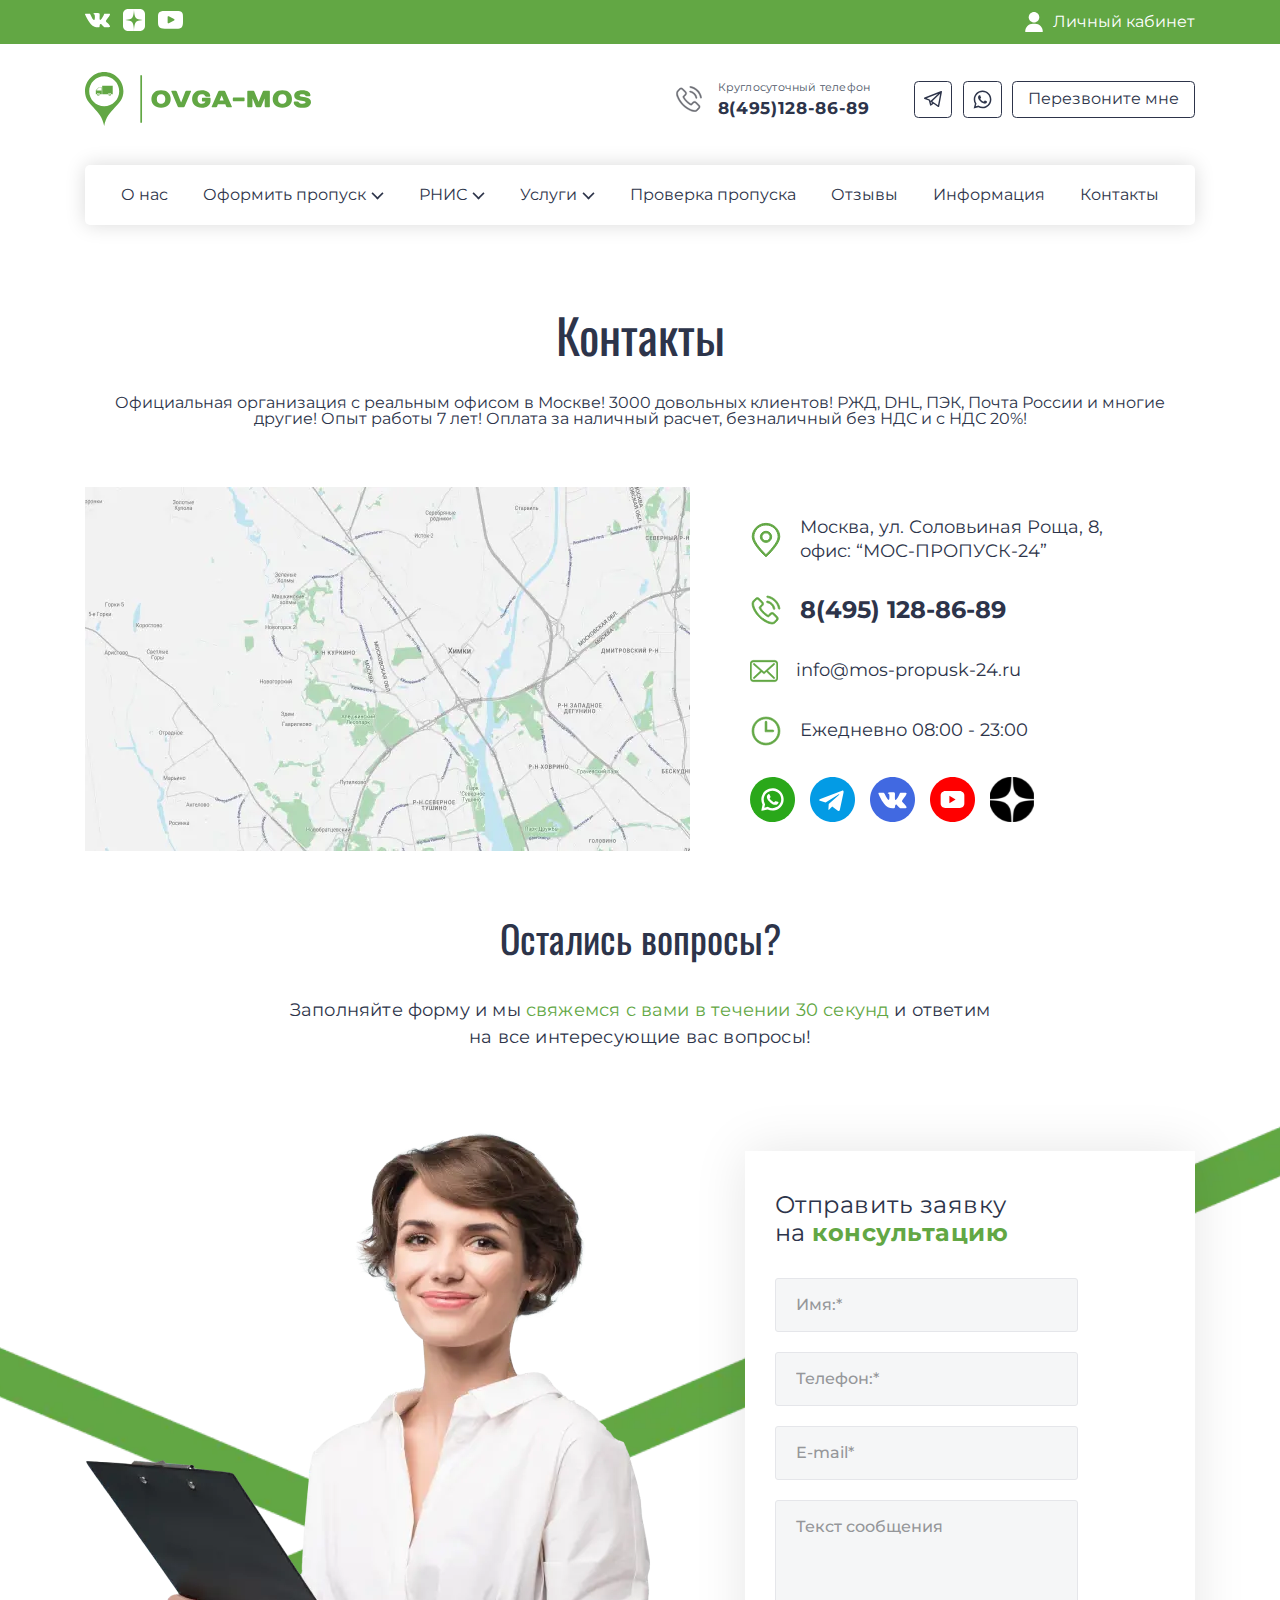
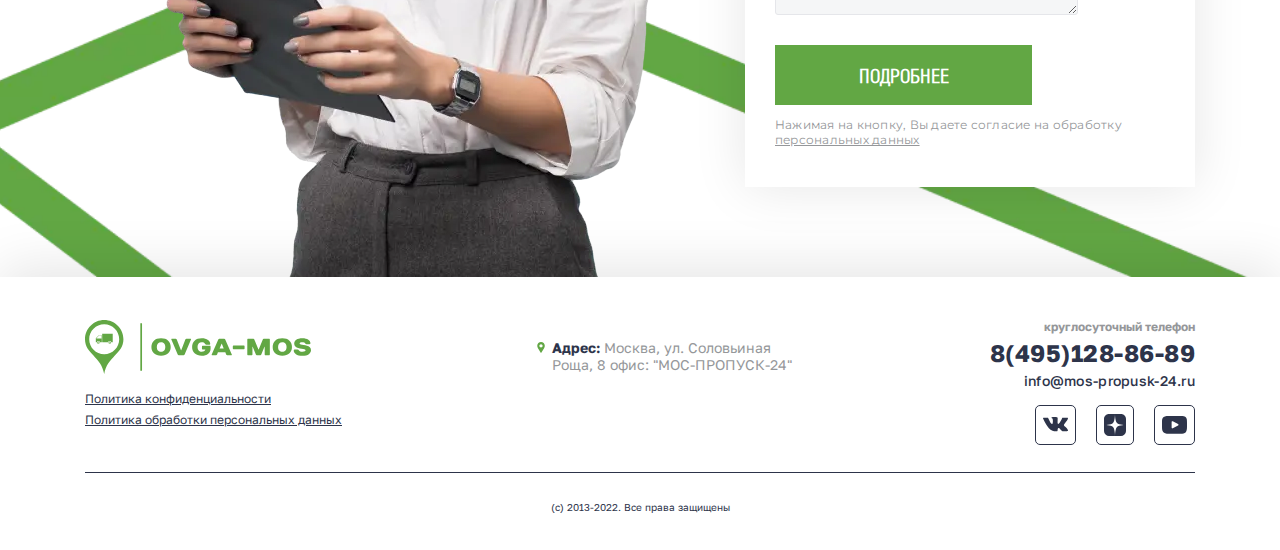
<file: contacts.html>
<!DOCTYPE html>
<html lang="ru">
<head>
  <meta charset="UTF-8">
  <meta http-equiv="X-UA-Compatible" content="IE=edge">
  <meta name="viewport" content="width=device-width, initial-scale=1.0">
  <link href="https://fonts.googleapis.com/css?family=Golos+Text:regular,500,700&display=swap&_v=20230607175803" rel="stylesheet" />
  <link href="https://fonts.googleapis.com/css?family=Oswald:regular,500,700&display=swap&_v=20230607175803" rel="stylesheet" />
  <link href="https://fonts.googleapis.com/css?family=Montserrat:300,regular,500,600,700&display=swap&_v=20230607175803" rel="stylesheet" />
  <link href="https://fonts.googleapis.com/css?family=Inter:700&display=swap&_v=20230607175803" rel="stylesheet" />
  <link rel="stylesheet"  href="https://cdn.jsdelivr.net/npm/swiper@9/swiper-bundle.min.css?_v=20230607175803" />
  <link rel="stylesheet" href="css/style.min.css?_v=20230607175803">
  <title>Контакты</title>
</head>
<body>
  <div class="wrapper">
    <header class="header">
  <div class="header__top header-top">
    <div class="container header__container">
      <div class="header-top__wrap">
        <ul class="header-top__socials header-socials">
          <li class="header-socials__item">
            <a href="#" class="header-socials__link">
              <svg
                width="25"
                height="15"
                viewBox="0 0 25 15"
                fill="none"
                xmlns="http://www.w3.org/2000/svg"
              >
                <path
                  d="M24.8675 12.8816C24.8372 12.8164 24.809 12.7623 24.7828 12.7189C24.349 11.9377 23.5201 10.9789 22.2966 9.84205L22.2708 9.81602L22.2578 9.80325L22.2447 9.79017H22.2316C21.6763 9.26081 21.3247 8.90489 21.1774 8.72266C20.908 8.37553 20.8476 8.02417 20.9949 7.66815C21.0989 7.39916 21.4897 6.8311 22.1664 5.96319C22.5223 5.50323 22.8042 5.13458 23.0123 4.85685C24.5137 2.86089 25.1646 1.58544 24.9649 1.03001L24.8873 0.900216C24.8352 0.822074 24.7007 0.750587 24.4841 0.685393C24.2669 0.620335 23.9893 0.609576 23.6507 0.652932L19.9021 0.678828C19.8414 0.657309 19.7547 0.659315 19.6417 0.685393C19.5288 0.71147 19.4724 0.724555 19.4724 0.724555L19.4072 0.757153L19.3554 0.796315C19.312 0.82221 19.2642 0.867756 19.2121 0.932859C19.1603 0.997735 19.1169 1.07387 19.0823 1.16063C18.6742 2.21063 18.2101 3.18686 17.6894 4.08928C17.3683 4.62739 17.0734 5.09374 16.8041 5.4886C16.5351 5.88332 16.3095 6.17414 16.1274 6.36056C15.9451 6.54717 15.7805 6.69666 15.6327 6.80959C15.4851 6.92256 15.3724 6.97029 15.2944 6.95283C15.2162 6.93537 15.1426 6.91805 15.0729 6.90072C14.9515 6.82258 14.8538 6.71631 14.7802 6.58181C14.7063 6.44732 14.6565 6.27804 14.6305 6.07412C14.6046 5.87005 14.5892 5.69453 14.5849 5.54695C14.5808 5.39956 14.5827 5.19107 14.5915 4.92209C14.6005 4.65297 14.6046 4.47088 14.6046 4.37541C14.6046 4.04561 14.611 3.68767 14.6239 3.30152C14.637 2.91537 14.6476 2.60941 14.6565 2.38401C14.6654 2.15838 14.6695 1.91967 14.6695 1.66801C14.6695 1.41635 14.6542 1.21899 14.6239 1.07574C14.594 0.932676 14.5481 0.793807 14.4876 0.659178C14.4267 0.524686 14.3376 0.420648 14.2207 0.346791C14.1036 0.273025 13.958 0.214487 13.7847 0.170993C13.3247 0.0669099 12.739 0.0106055 12.0273 0.00185207C10.4134 -0.0154724 9.37631 0.0887477 8.91639 0.314376C8.73417 0.409706 8.56927 0.539958 8.42183 0.704723C8.26559 0.895702 8.24379 0.999923 8.35659 1.01707C8.87732 1.09507 9.24597 1.28167 9.46293 1.57669L9.54112 1.73302C9.60194 1.84581 9.66267 2.0455 9.72344 2.33181C9.78412 2.61812 9.82328 2.93484 9.84052 3.28178C9.88383 3.91535 9.88383 4.4577 9.84052 4.90887C9.79707 5.36021 9.75604 5.71158 9.71687 5.96324C9.67771 6.2149 9.61917 6.41883 9.54112 6.57498C9.46293 6.73117 9.41092 6.82664 9.38484 6.86128C9.3588 6.89593 9.3371 6.91777 9.31987 6.92634C9.20708 6.96956 9.08977 6.99158 8.96837 6.99158C8.84678 6.99158 8.69934 6.93077 8.52582 6.80922C8.35235 6.68768 8.17231 6.52072 7.9857 6.30809C7.7991 6.09541 7.58866 5.7982 7.35427 5.41643C7.12008 5.03465 6.87708 4.58344 6.62542 4.06279L6.4172 3.68521C6.28704 3.4423 6.10924 3.08861 5.88361 2.62445C5.65785 2.16011 5.4583 1.71095 5.28482 1.27707C5.21548 1.09484 5.11131 0.95611 4.97248 0.860644L4.90733 0.821481C4.86402 0.786832 4.7945 0.75004 4.69912 0.710832C4.60361 0.67167 4.50395 0.643586 4.39973 0.626307L0.833215 0.652203C0.468763 0.652203 0.221479 0.734767 0.0912725 0.899669L0.0391624 0.977674C0.0131301 1.02112 0 1.09051 0 1.18602C0 1.28149 0.0260323 1.39866 0.0781424 1.53739C0.598788 2.76104 1.16498 3.94116 1.77671 5.07792C2.38845 6.21467 2.92004 7.13036 3.37116 7.82416C3.82237 8.51846 4.28228 9.17373 4.75091 9.78966C5.21954 10.4058 5.52974 10.8007 5.68151 10.9742C5.83346 11.1479 5.95282 11.2779 6.03958 11.3646L6.36505 11.677C6.57331 11.8853 6.87913 12.1348 7.28265 12.4254C7.68627 12.7162 8.1331 13.0025 8.62338 13.2848C9.11375 13.5666 9.68423 13.7965 10.3351 13.9744C10.9859 14.1524 11.6194 14.2239 12.2355 14.1894H13.7325C14.036 14.1632 14.266 14.0677 14.4224 13.9029L14.4742 13.8377C14.509 13.7859 14.5416 13.7054 14.5717 13.5972C14.6021 13.4887 14.6173 13.3692 14.6173 13.2392C14.6084 12.8662 14.6368 12.5299 14.7017 12.2306C14.7666 11.9313 14.8405 11.7057 14.9232 11.5537C15.0059 11.4019 15.0992 11.2738 15.203 11.17C15.307 11.0659 15.3811 11.0028 15.4246 10.9811C15.4679 10.9593 15.5024 10.9445 15.5284 10.9356C15.7367 10.8662 15.9818 10.9334 16.2641 11.1375C16.5461 11.3414 16.8107 11.5932 17.0582 11.8925C17.3055 12.192 17.6026 12.5281 17.9497 12.9011C18.2969 13.2743 18.6006 13.5518 18.8608 13.7343L19.121 13.8905C19.2948 13.9947 19.5205 14.0901 19.7982 14.1769C20.0754 14.2636 20.3183 14.2853 20.5269 14.242L23.859 14.19C24.1886 14.19 24.445 14.1354 24.6269 14.0271C24.8092 13.9187 24.9175 13.7992 24.9524 13.6692C24.9872 13.5391 24.9891 13.3915 24.959 13.2264C24.9282 13.0618 24.8977 12.9467 24.8675 12.8816Z"
                  fill="currentColor"
                />
              </svg>
            </a>
          </li>
          <li class="header-socials__item">
            <a href="#" class="header-socials__link">
              <svg
                width="22"
                height="22"
                viewBox="0 0 22 22"
                fill="none"
                xmlns="http://www.w3.org/2000/svg"
              >
                <path
                  fill-rule="evenodd"
                  clip-rule="evenodd"
                  d="M0 5C0 2.23858 2.23858 0 5 0H11C11 0 11 7 9 9C7 11 0 11 0 11V5ZM22 11C22 11 15 11 13 9C11 7 11 0 11 0H17C19.7614 0 22 2.23858 22 5L22 11ZM22 11L22 17C22 19.7614 19.7614 22 17 22L11 22C11 22 11 15 13 13C15 11 22 11 22 11ZM11 22L5 22C2.23858 22 0 19.7614 0 17V11C0 11 7 11 9 13C11 15 11 22 11 22Z"
                  fill="currentColor"
                />
              </svg>
            </a>
          </li>
          <li class="header-socials__item">
            <a href="#" class="header-socials__link">
              <svg
                width="25"
                height="18"
                viewBox="0 0 25 18"
                fill="none"
                xmlns="http://www.w3.org/2000/svg"
              >
                <path
                  d="M24.0256 1.54796C23.1231 0.463746 21.457 0.0214844 18.2751 0.0214844H6.72468C3.46992 0.0214844 1.77556 0.492274 0.876532 1.64659C0 2.77205 0 4.43033 0 6.72542V11.0999C0 15.5462 1.04 17.8037 6.72468 17.8037H18.2752C21.0345 17.8037 22.5635 17.4135 23.5527 16.4566C24.5672 15.4755 25 13.8734 25 11.0999V6.72542C25 4.30505 24.9322 2.63699 24.0256 1.54796ZM16.0501 9.51658L10.8051 12.2871C10.6878 12.3491 10.5596 12.3798 10.4315 12.3798C10.2865 12.3798 10.1419 12.3403 10.0137 12.2619C9.77242 12.1141 9.62508 11.8498 9.62508 11.5647V6.04141C9.62508 5.75678 9.77202 5.4927 10.0128 5.34484C10.2537 5.19699 10.5533 5.18688 10.8032 5.31811L16.0482 8.07079C16.3151 8.21082 16.4827 8.48925 16.4831 8.79303C16.4834 9.09706 16.3165 9.37589 16.0501 9.51658Z"
                  fill="currentColor"
                />
              </svg>
            </a>
          </li>
        </ul>
        <div class="header__actions">
          <a href="#" class="header-top__login">
            <svg
              width="20"
              height="20"
              viewBox="0 0 20 20"
              fill="none"
              xmlns="http://www.w3.org/2000/svg"
            >
              <path
                d="M10 0C7.09223 0 4.72656 2.36566 4.72656 5.27344C4.72656 8.18121 7.09223 10.5469 10 10.5469C12.9078 10.5469 15.2734 8.18121 15.2734 5.27344C15.2734 2.36566 12.9078 0 10 0Z"
                fill="currentColor"
              />
              <path
                d="M16.5612 13.992C15.1174 12.5261 13.2035 11.7188 11.1719 11.7188H8.82812C6.79656 11.7188 4.88258 12.5261 3.43883 13.992C2.00215 15.4507 1.21094 17.3763 1.21094 19.4141C1.21094 19.7377 1.47328 20 1.79688 20H18.2031C18.5267 20 18.7891 19.7377 18.7891 19.4141C18.7891 17.3763 17.9979 15.4507 16.5612 13.992Z"
                fill="currentColor"
              />
            </svg>
            <span>Личный кабинет</span>
          </a>
          <button class="burger">
            <span class="burger__span"></span>
          </button>
        </div>
      </div>
    </div>
  </div>
  <div class="header__bottom header-bottom">
    <div class="container header__container">
      <div class="header-bottom__wrap">
        <div class="header__logo-wrap">
          <a href="/" class="header__logo logo">
            <img src="img/logo.svg" alt="Логотип">
          </a>
        </div>
        <div class="header-bottom__contacts header-contacts">
          <div class="header-contacts__phone">
            <img src="img/icons/phonecall-icon.svg" alt="Иконка звонка" />
            <div class="header-contacts__phone-wrap">
              <span> Круглосуточный телефон </span>
              <a href="tel:+74951288689" class="header-contacts__phone-link">
                8(495)128-86-89
              </a>
            </div>
          </div>
          <div class="header-contacts__links">
            <a href="#" class="header-contacts__link">
              <svg
                width="18"
                height="18"
                viewBox="0 0 18 18"
                fill="none"
                xmlns="http://www.w3.org/2000/svg"
              >
                <path
                  d="M14.4905 17.0502C14.3499 17.0502 14.2103 17.0086 14.0905 16.9274L9.56456 13.8574L7.13711 15.604C6.94673 15.7409 6.70134 15.7754 6.48028 15.6964C6.25949 15.6172 6.09182 15.4343 6.03197 15.2075L4.81311 10.5884L0.458013 8.92315C0.183842 8.81826 0.00201159 8.55597 1.65783e-05 8.26242C-0.00197843 7.96887 0.176242 7.7041 0.449083 7.59552L17.0088 1.00629C17.0839 0.974372 17.1634 0.955942 17.2436 0.951002C17.2723 0.949292 17.3011 0.949292 17.3297 0.950907C17.4958 0.960787 17.6589 1.02843 17.7862 1.15326C17.7994 1.16618 17.8119 1.17938 17.8238 1.19316C17.9292 1.31362 17.9872 1.46049 17.9981 1.61011C18.0008 1.64773 18.0006 1.68583 17.9973 1.72392C17.995 1.75109 17.9911 1.77817 17.9856 1.80505L15.1904 16.4711C15.1454 16.7067 14.9851 16.9039 14.7635 16.9958C14.6757 17.0323 14.5829 17.0502 14.4905 17.0502ZM9.96194 12.405L13.9935 15.1396L16.1684 3.72777L8.31312 11.2866L9.94294 12.3922C9.9495 12.3963 9.95577 12.4006 9.96194 12.405ZM6.60587 11.7969L7.14566 13.8423L8.30865 13.0054L6.7858 11.9724C6.71502 11.9245 6.65441 11.8648 6.60587 11.7969ZM2.67295 8.24427L5.66337 9.3876C5.87759 9.46949 6.03928 9.64961 6.0978 9.87134L6.47705 11.3086C6.49443 11.1428 6.56958 10.9868 6.69165 10.8693L14.1766 3.66697L2.67295 8.24427Z"
                  fill="currentColor"
                />
              </svg>
            </a>
            <a href="#" class="header-contacts__link">
              <svg
                width="19"
                height="19"
                viewBox="0 0 19 19"
                fill="none"
                xmlns="http://www.w3.org/2000/svg"
              >
                <path
                  fill-rule="evenodd"
                  clip-rule="evenodd"
                  d="M15.8007 3.17307C14.1342 1.50467 11.918 0.585451 9.55696 0.584473C4.69179 0.584473 0.732244 4.54391 0.730288 9.41038C0.729635 10.966 1.13603 12.4846 1.90847 13.8232L0.65625 18.397L5.3354 17.1695C6.6247 17.8728 8.0762 18.2435 9.55337 18.2439H9.55706C14.4217 18.2439 18.3817 14.2841 18.3835 9.41745C18.3845 7.0589 17.4672 4.84136 15.8007 3.17307ZM9.55696 16.7533H9.55391C8.23754 16.7527 6.94651 16.3989 5.81996 15.7306L5.55219 15.5716L2.77551 16.3L3.51664 13.5928L3.34215 13.3152C2.60775 12.1472 2.21995 10.7971 2.22061 9.41092C2.22213 5.36604 5.51327 2.07523 9.55989 2.07523C11.5194 2.07588 13.3615 2.83995 14.7465 4.22666C16.1316 5.61337 16.894 7.45659 16.8933 9.4169C16.8916 13.4621 13.6006 16.7533 9.55696 16.7533ZM13.5811 11.2587C13.3606 11.1483 12.2762 10.6149 12.074 10.5412C11.872 10.4676 11.7248 10.4309 11.5779 10.6516C11.4308 10.8723 11.0082 11.3692 10.8795 11.5163C10.7508 11.6635 10.6223 11.682 10.4017 11.5715C10.1811 11.4611 9.47052 11.2282 8.62806 10.4768C7.97249 9.892 7.52989 9.16978 7.40117 8.94909C7.27266 8.72817 7.40008 8.62032 7.49793 8.49899C7.73668 8.20251 7.97575 7.89169 8.04924 7.74459C8.12284 7.59738 8.08599 7.46855 8.03076 7.3582C7.97575 7.24785 7.53468 6.16229 7.35094 5.72057C7.17177 5.2907 6.9901 5.34875 6.85464 5.34201C6.72613 5.3356 6.57904 5.33429 6.43194 5.33429C6.28495 5.33429 6.04599 5.38941 5.84377 5.61033C5.64166 5.83114 5.07198 6.36462 5.07198 7.45018C5.07198 8.53574 5.86225 9.58444 5.97249 9.73164C6.08274 9.87885 7.52772 12.1065 9.74004 13.0617C10.2662 13.2891 10.677 13.4247 10.9974 13.5264C11.5257 13.6942 12.0064 13.6705 12.3865 13.6138C12.8103 13.5504 13.6912 13.0802 13.8752 12.5651C14.0589 12.0499 14.0589 11.6083 14.0037 11.5163C13.9487 11.4243 13.8016 11.3692 13.5811 11.2587Z"
                  fill="currentColor"
                />
              </svg>
            </a>
            <a href="#" class="header-contacts__link header-contacts__link--btn"
              >Перезвоните мне</a
            >
          </div>
        </div>
      </div>
    </div>
  </div>
  <nav data-da=".header-bottom__wrap,858,last" class="header__menu header-menu">
    <div class="container header__container header-menu__container">
      <ul class="header-menu__list">
        <li class="header-menu__item">
          <a href="/about-us.html" class="header-menu__link">О нас</a>
        </li>
        <li class="header-menu__item">
          <div class="header-menu__dropdown-wrap">
            <a href="/pass-cost.html" class="header-menu__link header-menu__link--dropdown">
              Оформить пропуск
            </a>
            <svg
                width="13"
                height="8"
                viewBox="0 0 13 8"
                fill="none"
                xmlns="http://www.w3.org/2000/svg"
              >
                <line
                  x1="1.06569"
                  y1="0.934315"
                  x2="7.06569"
                  y2="6.93431"
                  stroke="currentColor"
                  stroke-width="1.6"
                />
                <line
                  y1="-0.8"
                  x2="8.48528"
                  y2="-0.8"
                  transform="matrix(-0.707107 0.707107 0.707107 0.707107 12.5 1.5)"
                  stroke="currentColor"
                  stroke-width="1.6"
                />
            </svg>
          </div>
          <ul class="header-menu__sub-list">
            <li class="header-menu__sub-item">
              <a href="/check-number.html" class="header-menu__sub-link">
                категория
              </a>
            </li>
            <li class="header-menu__sub-item">
              <a href="/info.html" class="header-menu__sub-link">
                категория
              </a>
            </li>
            <li class="header-menu__sub-item">
              <a href="/article.html" class="header-menu__sub-link">
                категория
              </a>
            </li>
          </ul>
        </li>
        <li class="header-menu__item">
          <div class="header-menu__dropdown-wrap">
            <a href="#" class="header-menu__link header-menu__link--dropdown">
              РНИС
            </a>
            <svg
                width="13"
                height="8"
                viewBox="0 0 13 8"
                fill="none"
                xmlns="http://www.w3.org/2000/svg"
              >
                <line
                  x1="1.06569"
                  y1="0.934315"
                  x2="7.06569"
                  y2="6.93431"
                  stroke="currentColor"
                  stroke-width="1.6"
                />
                <line
                  y1="-0.8"
                  x2="8.48528"
                  y2="-0.8"
                  transform="matrix(-0.707107 0.707107 0.707107 0.707107 12.5 1.5)"
                  stroke="currentColor"
                  stroke-width="1.6"
                />
            </svg>
          </div>
          <ul class="header-menu__sub-list">
            <li class="header-menu__sub-item">
              <a href="/check-rnis.html" class="header-menu__sub-link">
                Проверьте регистрацию РНИС
              </a>
            </li>
            <li class="header-menu__sub-item">
              <a href="/cost-rnis.html" class="header-menu__sub-link">
                Стоимость подключения к РНИС
              </a>
            </li>
            <li class="header-menu__sub-item">
              <a href="/make-card.html" class="header-menu__sub-link">
                Оформить диагностическую карту
              </a>
            </li>
          </ul>
        </li>
        <li class="header-menu__item">
          <div class="header-menu__dropdown-wrap">
            <a href="" class="header-menu__link header-menu__link--dropdown">
              Услуги
            </a>
            <svg
                width="13"
                height="8"
                viewBox="0 0 13 8"
                fill="none"
                xmlns="http://www.w3.org/2000/svg"
              >
                <line
                  x1="1.06569"
                  y1="0.934315"
                  x2="7.06569"
                  y2="6.93431"
                  stroke="currentColor"
                  stroke-width="1.6"
                />
                <line
                  y1="-0.8"
                  x2="8.48528"
                  y2="-0.8"
                  transform="matrix(-0.707107 0.707107 0.707107 0.707107 12.5 1.5)"
                  stroke="currentColor"
                  stroke-width="1.6"
                />
            </svg>
          </div>
          <ul class="header-menu__sub-list">
            <li class="header-menu__sub-item">
              <a href="" class="header-menu__sub-link">
                Проверьте регистрацию РНИС
              </a>
            </li>
            <li class="header-menu__sub-item">
              <a href="" class="header-menu__sub-link">категория

              </a>
            </li>
            <li class="header-menu__sub-item">
              <a href="" class="header-menu__sub-link">категория

              </a>
            </li>
          </ul>
        </li>
        <li class="header-menu__item">
          <a href="" class="header-menu__link">Проверка пропуска</a>
        </li>
        <li class="header-menu__item">
          <a href="/reviews.html" class="header-menu__link">Отзывы</a>
        </li>
        <li class="header-menu__item">
          <a href="/info.html" class="header-menu__link">Информация</a>
        </li>
        <li class="header-menu__item">
          <a href="/contacts.html" class="header-menu__link">Контакты</a>
        </li>
      </ul>
    </div>
  </nav>
</header>

<!-- Доработать выпадающие меню, подключить JS -->

    <main class="main">
      <section class="contacts">
        <div class="container">
            <h2 class="section-title contacts__title">Контакты</h2>
            <div class="section-text contacts__txt">
                Официальная организация с реальным офисом в Москве! <span>3000 довольных клиентов!</span> РЖД, DHL, ПЭК,
                 Почта России и многие другие! <span>Опыт работы 7 лет!</span> Оплата за наличный расчет, безналичный без НДС и с НДС 20%!
            </div>
            <div class="contacts-wrapper">
                <picture><source srcset="img/contacts/map.webp" type="image/webp"><img src="img/contacts/map.png" alt="" class="contacts-map"></picture>
                <div class="contacts-column">
                    <div class="contacts-column__top">
                        <ul>
                            <li class="contact-info">
                                <img src="img/contacts/info1.svg" alt="">
                                <div>Москва, ул. Соловьиная Роща, 8, офис: “МОС-ПРОПУСК-24”</div>
                            </li>
                            <li class="contact-info">
                                <img src="img/contacts/info2.svg" alt="">
                                <div><span>8(495) 128-86-89</span></div>
                            </li>
                            <li class="contact-info">
                                <img src="img/contacts/info3.svg" alt="">
                                <div>info@mos-propusk-24.ru</div>
                            </li>
                            <li class="contact-info">
                                <img src="img/contacts/info4.svg" alt="">
                                <div>Ежедневно 08:00 - 23:00</div>
                            </li>
                        </ul>
                    </div>
                    <div class="contacts-column__bottom">
                        <a href="#">
                            <img src="img/contacts/whatsapp.svg" alt="">
                        </a>
                        <a href="#">
                            <img src="img/contacts/telegram.svg" alt="">
                        </a>
                        <a href="#">
                            <img src="img/contacts/vk.svg" alt="">
                        </a>
                        <a href="#">
                            <img src="img/contacts/youtube.svg" alt="">
                        </a>
                        <a href="#">
                            <img src="img/contacts/dzen.svg" alt="">
                        </a>
                    </div>
                </div>
            </div>

        </div>
      </section>
      <section class="inn">
        <div class="container inn__container">
          <h2 class="section-title section-title_small inn__title">
            Остались вопросы?
          </h2>
          <p class="section-txt inn__txt">
            Заполняйте форму и мы <span>свяжемся с вами в течении 30 секунд</span> и ответим на все интересующие вас вопросы!
          </p>
          <div class="inn__wrap">
            <picture><source srcset="img/consult-form/woman.webp" type="image/webp"><img src="img/consult-form/woman.png" alt="женщина"></picture>
            <form class="consult-form inn__form" action="/"  method="POST">
              <h2 class="consult-form__title">
                Отправить заявку на <span>консультацию</span>
              </h2>
              <div class="consult-form__inputs-wrap">
                <input class="input consult-form__input" type="text" placeholder="Имя:*">
                <input class="input consult-form__input" type="tel" placeholder="Телефон:*">
                <input class="input consult-form__input" type="text" placeholder="E-mail*">
                <textarea class="input consult-form__textarea" rows="fixed" name="" id="" placeholder="Текст сообщения"></textarea>
              </div>
              <div class="consult-form__btn-wrap">
                <button id="consult-form-btn" class="btn">подробнее</button>
                <label for="consult-form-btn">Нажимая на кнопку, Вы даете согласие на обработку <a class="underline" href="#">персональных данных</a></label>
              </div>
            </form>
          </div>
        </div>
      </section>
    </main>
    <footer class="footer">
  <div class="container footer__container">
    <div class="footer__wrap">
      <div class="footer__top footer-top">
        <div class="footer__left">
          <div class="footer__logo-wrap">
            <a href="#" class="footer__logo logo">
              <img src="img/logo.svg" alt="Логотип">
            </a>
          </div>
          <div class="footer__info-links">
            <a href="#" class="footer__info-link">
              Политика конфиденциальности
            </a>
            <a href="/politics.html" class="footer__info-link">
              Политика обработки персональных данных
            </a>
          </div>
        </div>
        <div class="footer__adres">
          <svg width="11" height="15" viewBox="0 0 11 15" fill="none" xmlns="http://www.w3.org/2000/svg">
            <path d="M5.5001 0C2.65702 0 0.343994 2.31303 0.343994 5.15611V5.17569C0.343994 6.19482 0.617315 7.19772 1.1344 8.07589L5.08359 14.7831C5.16247 14.917 5.30607 14.9995 5.4615 15H5.46303C5.61784 15 5.76139 14.9187 5.84091 14.7857L9.84567 8.09025C10.3759 7.20374 10.6562 6.18913 10.6562 5.15611C10.6562 2.31303 8.34318 0 5.5001 0ZM5.46306 7.46752C4.23894 7.46752 3.24661 6.47519 3.24661 5.25107C3.24661 4.02695 4.23894 3.03462 5.46306 3.03462C6.68717 3.03462 7.67951 4.02695 7.67951 5.25107C7.67951 6.47516 6.68717 7.46752 5.46306 7.46752Z" fill="#62A744"/>
          </svg>
          <p class="">
            <span>Адрес: </span>Москва, ул. Соловьиная Роща, 8 офис:
            "МОС-ПРОПУСК-24"
          </p>
        </div>
        <div class="footer__contacts">
          <span>круглосуточный телефон</span>
          <a href="tel:" class="footer__phone-link"> 8(495)128-86-89 </a>
          <a href="mailto:info@mos-propusk-24.ru" class="footer__mail-link">
            info@mos-propusk-24.ru
          </a>
          <ul class="footer__socials">
            <li class="footer__social-item">
              <a href="" class="footer__social-link">
                <svg
                width="25"
                height="15"
                viewBox="0 0 25 15"
                fill="none"
                xmlns="http://www.w3.org/2000/svg"
              >
                <path
                  d="M24.8675 12.8816C24.8372 12.8164 24.809 12.7623 24.7828 12.7189C24.349 11.9377 23.5201 10.9789 22.2966 9.84205L22.2708 9.81602L22.2578 9.80325L22.2447 9.79017H22.2316C21.6763 9.26081 21.3247 8.90489 21.1774 8.72266C20.908 8.37553 20.8476 8.02417 20.9949 7.66815C21.0989 7.39916 21.4897 6.8311 22.1664 5.96319C22.5223 5.50323 22.8042 5.13458 23.0123 4.85685C24.5137 2.86089 25.1646 1.58544 24.9649 1.03001L24.8873 0.900216C24.8352 0.822074 24.7007 0.750587 24.4841 0.685393C24.2669 0.620335 23.9893 0.609576 23.6507 0.652932L19.9021 0.678828C19.8414 0.657309 19.7547 0.659315 19.6417 0.685393C19.5288 0.71147 19.4724 0.724555 19.4724 0.724555L19.4072 0.757153L19.3554 0.796315C19.312 0.82221 19.2642 0.867756 19.2121 0.932859C19.1603 0.997735 19.1169 1.07387 19.0823 1.16063C18.6742 2.21063 18.2101 3.18686 17.6894 4.08928C17.3683 4.62739 17.0734 5.09374 16.8041 5.4886C16.5351 5.88332 16.3095 6.17414 16.1274 6.36056C15.9451 6.54717 15.7805 6.69666 15.6327 6.80959C15.4851 6.92256 15.3724 6.97029 15.2944 6.95283C15.2162 6.93537 15.1426 6.91805 15.0729 6.90072C14.9515 6.82258 14.8538 6.71631 14.7802 6.58181C14.7063 6.44732 14.6565 6.27804 14.6305 6.07412C14.6046 5.87005 14.5892 5.69453 14.5849 5.54695C14.5808 5.39956 14.5827 5.19107 14.5915 4.92209C14.6005 4.65297 14.6046 4.47088 14.6046 4.37541C14.6046 4.04561 14.611 3.68767 14.6239 3.30152C14.637 2.91537 14.6476 2.60941 14.6565 2.38401C14.6654 2.15838 14.6695 1.91967 14.6695 1.66801C14.6695 1.41635 14.6542 1.21899 14.6239 1.07574C14.594 0.932676 14.5481 0.793807 14.4876 0.659178C14.4267 0.524686 14.3376 0.420648 14.2207 0.346791C14.1036 0.273025 13.958 0.214487 13.7847 0.170993C13.3247 0.0669099 12.739 0.0106055 12.0273 0.00185207C10.4134 -0.0154724 9.37631 0.0887477 8.91639 0.314376C8.73417 0.409706 8.56927 0.539958 8.42183 0.704723C8.26559 0.895702 8.24379 0.999923 8.35659 1.01707C8.87732 1.09507 9.24597 1.28167 9.46293 1.57669L9.54112 1.73302C9.60194 1.84581 9.66267 2.0455 9.72344 2.33181C9.78412 2.61812 9.82328 2.93484 9.84052 3.28178C9.88383 3.91535 9.88383 4.4577 9.84052 4.90887C9.79707 5.36021 9.75604 5.71158 9.71687 5.96324C9.67771 6.2149 9.61917 6.41883 9.54112 6.57498C9.46293 6.73117 9.41092 6.82664 9.38484 6.86128C9.3588 6.89593 9.3371 6.91777 9.31987 6.92634C9.20708 6.96956 9.08977 6.99158 8.96837 6.99158C8.84678 6.99158 8.69934 6.93077 8.52582 6.80922C8.35235 6.68768 8.17231 6.52072 7.9857 6.30809C7.7991 6.09541 7.58866 5.7982 7.35427 5.41643C7.12008 5.03465 6.87708 4.58344 6.62542 4.06279L6.4172 3.68521C6.28704 3.4423 6.10924 3.08861 5.88361 2.62445C5.65785 2.16011 5.4583 1.71095 5.28482 1.27707C5.21548 1.09484 5.11131 0.95611 4.97248 0.860644L4.90733 0.821481C4.86402 0.786832 4.7945 0.75004 4.69912 0.710832C4.60361 0.67167 4.50395 0.643586 4.39973 0.626307L0.833215 0.652203C0.468763 0.652203 0.221479 0.734767 0.0912725 0.899669L0.0391624 0.977674C0.0131301 1.02112 0 1.09051 0 1.18602C0 1.28149 0.0260323 1.39866 0.0781424 1.53739C0.598788 2.76104 1.16498 3.94116 1.77671 5.07792C2.38845 6.21467 2.92004 7.13036 3.37116 7.82416C3.82237 8.51846 4.28228 9.17373 4.75091 9.78966C5.21954 10.4058 5.52974 10.8007 5.68151 10.9742C5.83346 11.1479 5.95282 11.2779 6.03958 11.3646L6.36505 11.677C6.57331 11.8853 6.87913 12.1348 7.28265 12.4254C7.68627 12.7162 8.1331 13.0025 8.62338 13.2848C9.11375 13.5666 9.68423 13.7965 10.3351 13.9744C10.9859 14.1524 11.6194 14.2239 12.2355 14.1894H13.7325C14.036 14.1632 14.266 14.0677 14.4224 13.9029L14.4742 13.8377C14.509 13.7859 14.5416 13.7054 14.5717 13.5972C14.6021 13.4887 14.6173 13.3692 14.6173 13.2392C14.6084 12.8662 14.6368 12.5299 14.7017 12.2306C14.7666 11.9313 14.8405 11.7057 14.9232 11.5537C15.0059 11.4019 15.0992 11.2738 15.203 11.17C15.307 11.0659 15.3811 11.0028 15.4246 10.9811C15.4679 10.9593 15.5024 10.9445 15.5284 10.9356C15.7367 10.8662 15.9818 10.9334 16.2641 11.1375C16.5461 11.3414 16.8107 11.5932 17.0582 11.8925C17.3055 12.192 17.6026 12.5281 17.9497 12.9011C18.2969 13.2743 18.6006 13.5518 18.8608 13.7343L19.121 13.8905C19.2948 13.9947 19.5205 14.0901 19.7982 14.1769C20.0754 14.2636 20.3183 14.2853 20.5269 14.242L23.859 14.19C24.1886 14.19 24.445 14.1354 24.6269 14.0271C24.8092 13.9187 24.9175 13.7992 24.9524 13.6692C24.9872 13.5391 24.9891 13.3915 24.959 13.2264C24.9282 13.0618 24.8977 12.9467 24.8675 12.8816Z"
                  fill="currentColor"
                />
              </svg>
              </a>
            </li>
            <li class="footer__social-item">
              <a href="" class="footer__social-link">
                <svg
                  width="22"
                  height="22"
                  viewBox="0 0 22 22"
                  fill="none"
                  xmlns="http://www.w3.org/2000/svg"
                >
                  <path
                    fill-rule="evenodd"
                    clip-rule="evenodd"
                    d="M0 5C0 2.23858 2.23858 0 5 0H11C11 0 11 7 9 9C7 11 0 11 0 11V5ZM22 11C22 11 15 11 13 9C11 7 11 0 11 0H17C19.7614 0 22 2.23858 22 5L22 11ZM22 11L22 17C22 19.7614 19.7614 22 17 22L11 22C11 22 11 15 13 13C15 11 22 11 22 11ZM11 22L5 22C2.23858 22 0 19.7614 0 17V11C0 11 7 11 9 13C11 15 11 22 11 22Z"
                    fill="currentColor"
                  />
                </svg>
              </a>
            </li>
            <li class="footer__social-item">
              <a href="" class="footer__social-link">
                <svg
                  width="25"
                  height="18"
                  viewBox="0 0 25 18"
                  fill="none"
                  xmlns="http://www.w3.org/2000/svg"
                >
                  <path
                    d="M24.0256 1.54796C23.1231 0.463746 21.457 0.0214844 18.2751 0.0214844H6.72468C3.46992 0.0214844 1.77556 0.492274 0.876532 1.64659C0 2.77205 0 4.43033 0 6.72542V11.0999C0 15.5462 1.04 17.8037 6.72468 17.8037H18.2752C21.0345 17.8037 22.5635 17.4135 23.5527 16.4566C24.5672 15.4755 25 13.8734 25 11.0999V6.72542C25 4.30505 24.9322 2.63699 24.0256 1.54796ZM16.0501 9.51658L10.8051 12.2871C10.6878 12.3491 10.5596 12.3798 10.4315 12.3798C10.2865 12.3798 10.1419 12.3403 10.0137 12.2619C9.77242 12.1141 9.62508 11.8498 9.62508 11.5647V6.04141C9.62508 5.75678 9.77202 5.4927 10.0128 5.34484C10.2537 5.19699 10.5533 5.18688 10.8032 5.31811L16.0482 8.07079C16.3151 8.21082 16.4827 8.48925 16.4831 8.79303C16.4834 9.09706 16.3165 9.37589 16.0501 9.51658Z"
                    fill="currentColor"
                  />
                </svg>
              </a>
            </li>
          </ul>
        </div>
      </div>
      <div class="footer__bottom footer-bottom">
        <span class="footer__copyright">
          (с) 2013-2022. Все права защищены
        </span>
      </div>
    </div>
  </div>
</footer>

  </div>
  <script src="js/app.min.js?_v=20230607175803"></script>
</body>
</html>
</file>
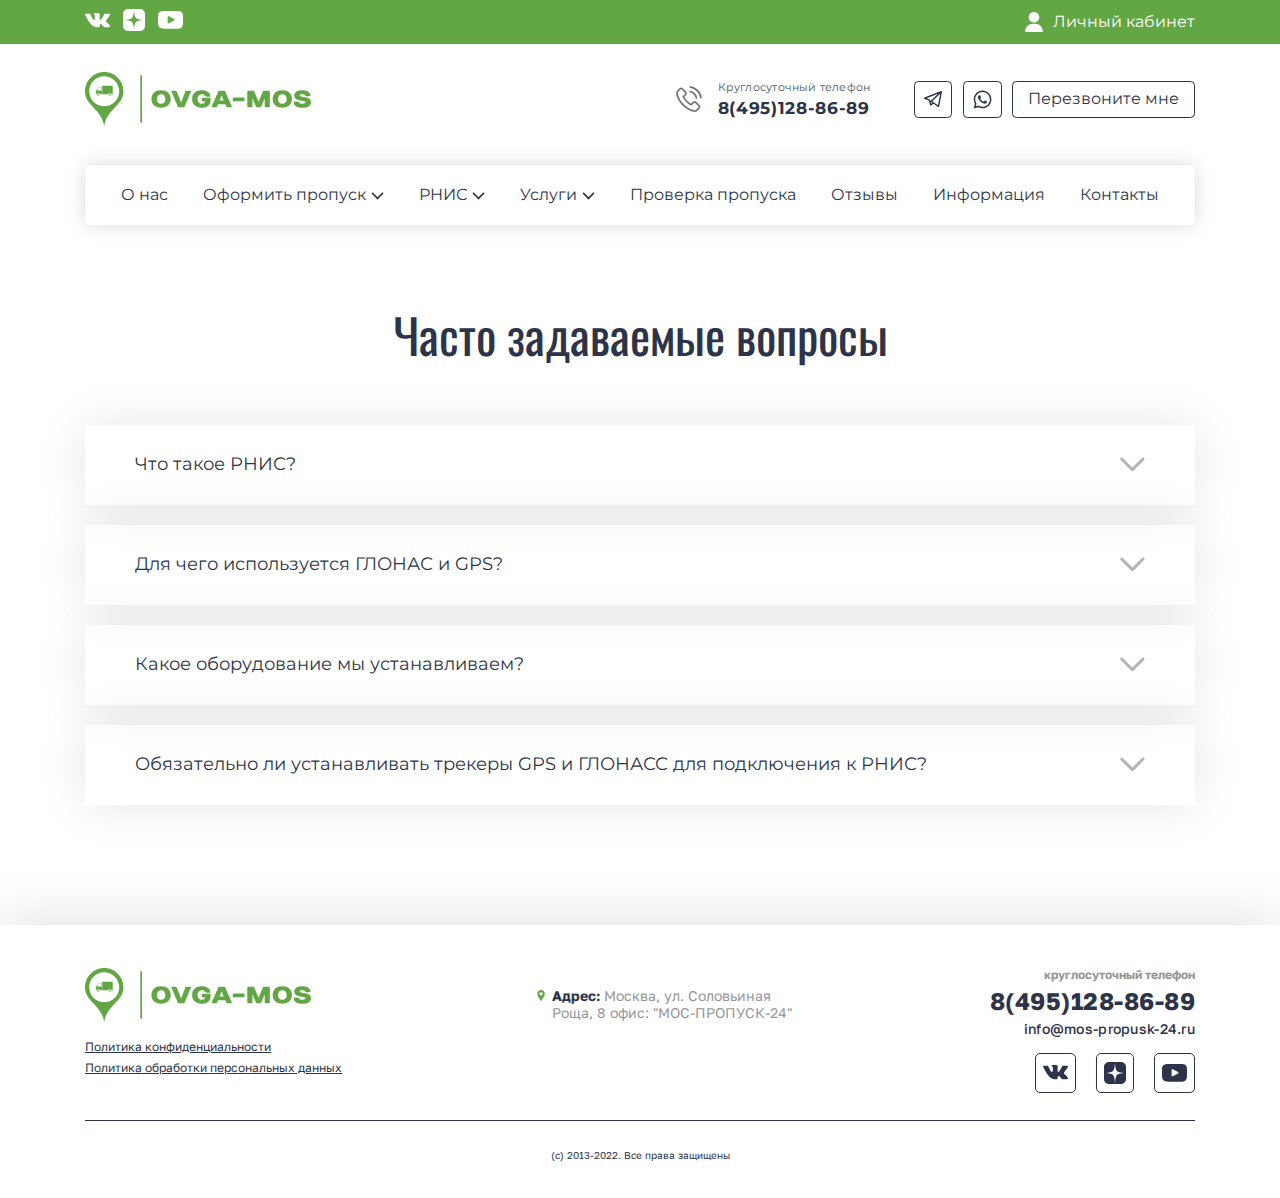
<file: faq.html>
<!DOCTYPE html>
<html lang="ru">
<head>
  <meta charset="UTF-8">
  <meta http-equiv="X-UA-Compatible" content="IE=edge">
  <meta name="viewport" content="width=device-width, initial-scale=1.0">
  <link href="https://fonts.googleapis.com/css?family=Golos+Text:regular,500,700&display=swap&_v=20230607175803" rel="stylesheet" />
  <link href="https://fonts.googleapis.com/css?family=Oswald:regular,500,700&display=swap&_v=20230607175803" rel="stylesheet" />
  <link href="https://fonts.googleapis.com/css?family=Montserrat:300,regular,500,600,700&display=swap&_v=20230607175803" rel="stylesheet" />
  <link href="https://fonts.googleapis.com/css?family=Inter:700&display=swap&_v=20230607175803" rel="stylesheet" />
  <link rel="stylesheet"  href="https://cdn.jsdelivr.net/npm/swiper@9/swiper-bundle.min.css?_v=20230607175803" />
  <link rel="stylesheet" href="css/style.min.css?_v=20230607175803">
  <title>Главная</title>
</head>
<body>
  <div class="wrapper">
    <header class="header">
  <div class="header__top header-top">
    <div class="container header__container">
      <div class="header-top__wrap">
        <ul class="header-top__socials header-socials">
          <li class="header-socials__item">
            <a href="#" class="header-socials__link">
              <svg
                width="25"
                height="15"
                viewBox="0 0 25 15"
                fill="none"
                xmlns="http://www.w3.org/2000/svg"
              >
                <path
                  d="M24.8675 12.8816C24.8372 12.8164 24.809 12.7623 24.7828 12.7189C24.349 11.9377 23.5201 10.9789 22.2966 9.84205L22.2708 9.81602L22.2578 9.80325L22.2447 9.79017H22.2316C21.6763 9.26081 21.3247 8.90489 21.1774 8.72266C20.908 8.37553 20.8476 8.02417 20.9949 7.66815C21.0989 7.39916 21.4897 6.8311 22.1664 5.96319C22.5223 5.50323 22.8042 5.13458 23.0123 4.85685C24.5137 2.86089 25.1646 1.58544 24.9649 1.03001L24.8873 0.900216C24.8352 0.822074 24.7007 0.750587 24.4841 0.685393C24.2669 0.620335 23.9893 0.609576 23.6507 0.652932L19.9021 0.678828C19.8414 0.657309 19.7547 0.659315 19.6417 0.685393C19.5288 0.71147 19.4724 0.724555 19.4724 0.724555L19.4072 0.757153L19.3554 0.796315C19.312 0.82221 19.2642 0.867756 19.2121 0.932859C19.1603 0.997735 19.1169 1.07387 19.0823 1.16063C18.6742 2.21063 18.2101 3.18686 17.6894 4.08928C17.3683 4.62739 17.0734 5.09374 16.8041 5.4886C16.5351 5.88332 16.3095 6.17414 16.1274 6.36056C15.9451 6.54717 15.7805 6.69666 15.6327 6.80959C15.4851 6.92256 15.3724 6.97029 15.2944 6.95283C15.2162 6.93537 15.1426 6.91805 15.0729 6.90072C14.9515 6.82258 14.8538 6.71631 14.7802 6.58181C14.7063 6.44732 14.6565 6.27804 14.6305 6.07412C14.6046 5.87005 14.5892 5.69453 14.5849 5.54695C14.5808 5.39956 14.5827 5.19107 14.5915 4.92209C14.6005 4.65297 14.6046 4.47088 14.6046 4.37541C14.6046 4.04561 14.611 3.68767 14.6239 3.30152C14.637 2.91537 14.6476 2.60941 14.6565 2.38401C14.6654 2.15838 14.6695 1.91967 14.6695 1.66801C14.6695 1.41635 14.6542 1.21899 14.6239 1.07574C14.594 0.932676 14.5481 0.793807 14.4876 0.659178C14.4267 0.524686 14.3376 0.420648 14.2207 0.346791C14.1036 0.273025 13.958 0.214487 13.7847 0.170993C13.3247 0.0669099 12.739 0.0106055 12.0273 0.00185207C10.4134 -0.0154724 9.37631 0.0887477 8.91639 0.314376C8.73417 0.409706 8.56927 0.539958 8.42183 0.704723C8.26559 0.895702 8.24379 0.999923 8.35659 1.01707C8.87732 1.09507 9.24597 1.28167 9.46293 1.57669L9.54112 1.73302C9.60194 1.84581 9.66267 2.0455 9.72344 2.33181C9.78412 2.61812 9.82328 2.93484 9.84052 3.28178C9.88383 3.91535 9.88383 4.4577 9.84052 4.90887C9.79707 5.36021 9.75604 5.71158 9.71687 5.96324C9.67771 6.2149 9.61917 6.41883 9.54112 6.57498C9.46293 6.73117 9.41092 6.82664 9.38484 6.86128C9.3588 6.89593 9.3371 6.91777 9.31987 6.92634C9.20708 6.96956 9.08977 6.99158 8.96837 6.99158C8.84678 6.99158 8.69934 6.93077 8.52582 6.80922C8.35235 6.68768 8.17231 6.52072 7.9857 6.30809C7.7991 6.09541 7.58866 5.7982 7.35427 5.41643C7.12008 5.03465 6.87708 4.58344 6.62542 4.06279L6.4172 3.68521C6.28704 3.4423 6.10924 3.08861 5.88361 2.62445C5.65785 2.16011 5.4583 1.71095 5.28482 1.27707C5.21548 1.09484 5.11131 0.95611 4.97248 0.860644L4.90733 0.821481C4.86402 0.786832 4.7945 0.75004 4.69912 0.710832C4.60361 0.67167 4.50395 0.643586 4.39973 0.626307L0.833215 0.652203C0.468763 0.652203 0.221479 0.734767 0.0912725 0.899669L0.0391624 0.977674C0.0131301 1.02112 0 1.09051 0 1.18602C0 1.28149 0.0260323 1.39866 0.0781424 1.53739C0.598788 2.76104 1.16498 3.94116 1.77671 5.07792C2.38845 6.21467 2.92004 7.13036 3.37116 7.82416C3.82237 8.51846 4.28228 9.17373 4.75091 9.78966C5.21954 10.4058 5.52974 10.8007 5.68151 10.9742C5.83346 11.1479 5.95282 11.2779 6.03958 11.3646L6.36505 11.677C6.57331 11.8853 6.87913 12.1348 7.28265 12.4254C7.68627 12.7162 8.1331 13.0025 8.62338 13.2848C9.11375 13.5666 9.68423 13.7965 10.3351 13.9744C10.9859 14.1524 11.6194 14.2239 12.2355 14.1894H13.7325C14.036 14.1632 14.266 14.0677 14.4224 13.9029L14.4742 13.8377C14.509 13.7859 14.5416 13.7054 14.5717 13.5972C14.6021 13.4887 14.6173 13.3692 14.6173 13.2392C14.6084 12.8662 14.6368 12.5299 14.7017 12.2306C14.7666 11.9313 14.8405 11.7057 14.9232 11.5537C15.0059 11.4019 15.0992 11.2738 15.203 11.17C15.307 11.0659 15.3811 11.0028 15.4246 10.9811C15.4679 10.9593 15.5024 10.9445 15.5284 10.9356C15.7367 10.8662 15.9818 10.9334 16.2641 11.1375C16.5461 11.3414 16.8107 11.5932 17.0582 11.8925C17.3055 12.192 17.6026 12.5281 17.9497 12.9011C18.2969 13.2743 18.6006 13.5518 18.8608 13.7343L19.121 13.8905C19.2948 13.9947 19.5205 14.0901 19.7982 14.1769C20.0754 14.2636 20.3183 14.2853 20.5269 14.242L23.859 14.19C24.1886 14.19 24.445 14.1354 24.6269 14.0271C24.8092 13.9187 24.9175 13.7992 24.9524 13.6692C24.9872 13.5391 24.9891 13.3915 24.959 13.2264C24.9282 13.0618 24.8977 12.9467 24.8675 12.8816Z"
                  fill="currentColor"
                />
              </svg>
            </a>
          </li>
          <li class="header-socials__item">
            <a href="#" class="header-socials__link">
              <svg
                width="22"
                height="22"
                viewBox="0 0 22 22"
                fill="none"
                xmlns="http://www.w3.org/2000/svg"
              >
                <path
                  fill-rule="evenodd"
                  clip-rule="evenodd"
                  d="M0 5C0 2.23858 2.23858 0 5 0H11C11 0 11 7 9 9C7 11 0 11 0 11V5ZM22 11C22 11 15 11 13 9C11 7 11 0 11 0H17C19.7614 0 22 2.23858 22 5L22 11ZM22 11L22 17C22 19.7614 19.7614 22 17 22L11 22C11 22 11 15 13 13C15 11 22 11 22 11ZM11 22L5 22C2.23858 22 0 19.7614 0 17V11C0 11 7 11 9 13C11 15 11 22 11 22Z"
                  fill="currentColor"
                />
              </svg>
            </a>
          </li>
          <li class="header-socials__item">
            <a href="#" class="header-socials__link">
              <svg
                width="25"
                height="18"
                viewBox="0 0 25 18"
                fill="none"
                xmlns="http://www.w3.org/2000/svg"
              >
                <path
                  d="M24.0256 1.54796C23.1231 0.463746 21.457 0.0214844 18.2751 0.0214844H6.72468C3.46992 0.0214844 1.77556 0.492274 0.876532 1.64659C0 2.77205 0 4.43033 0 6.72542V11.0999C0 15.5462 1.04 17.8037 6.72468 17.8037H18.2752C21.0345 17.8037 22.5635 17.4135 23.5527 16.4566C24.5672 15.4755 25 13.8734 25 11.0999V6.72542C25 4.30505 24.9322 2.63699 24.0256 1.54796ZM16.0501 9.51658L10.8051 12.2871C10.6878 12.3491 10.5596 12.3798 10.4315 12.3798C10.2865 12.3798 10.1419 12.3403 10.0137 12.2619C9.77242 12.1141 9.62508 11.8498 9.62508 11.5647V6.04141C9.62508 5.75678 9.77202 5.4927 10.0128 5.34484C10.2537 5.19699 10.5533 5.18688 10.8032 5.31811L16.0482 8.07079C16.3151 8.21082 16.4827 8.48925 16.4831 8.79303C16.4834 9.09706 16.3165 9.37589 16.0501 9.51658Z"
                  fill="currentColor"
                />
              </svg>
            </a>
          </li>
        </ul>
        <div class="header__actions">
          <a href="#" class="header-top__login">
            <svg
              width="20"
              height="20"
              viewBox="0 0 20 20"
              fill="none"
              xmlns="http://www.w3.org/2000/svg"
            >
              <path
                d="M10 0C7.09223 0 4.72656 2.36566 4.72656 5.27344C4.72656 8.18121 7.09223 10.5469 10 10.5469C12.9078 10.5469 15.2734 8.18121 15.2734 5.27344C15.2734 2.36566 12.9078 0 10 0Z"
                fill="currentColor"
              />
              <path
                d="M16.5612 13.992C15.1174 12.5261 13.2035 11.7188 11.1719 11.7188H8.82812C6.79656 11.7188 4.88258 12.5261 3.43883 13.992C2.00215 15.4507 1.21094 17.3763 1.21094 19.4141C1.21094 19.7377 1.47328 20 1.79688 20H18.2031C18.5267 20 18.7891 19.7377 18.7891 19.4141C18.7891 17.3763 17.9979 15.4507 16.5612 13.992Z"
                fill="currentColor"
              />
            </svg>
            <span>Личный кабинет</span>
          </a>
          <button class="burger">
            <span class="burger__span"></span>
          </button>
        </div>
      </div>
    </div>
  </div>
  <div class="header__bottom header-bottom">
    <div class="container header__container">
      <div class="header-bottom__wrap">
        <div class="header__logo-wrap">
          <a href="/" class="header__logo logo">
            <img src="img/logo.svg" alt="Логотип">
          </a>
        </div>
        <div class="header-bottom__contacts header-contacts">
          <div class="header-contacts__phone">
            <img src="img/icons/phonecall-icon.svg" alt="Иконка звонка" />
            <div class="header-contacts__phone-wrap">
              <span> Круглосуточный телефон </span>
              <a href="tel:+74951288689" class="header-contacts__phone-link">
                8(495)128-86-89
              </a>
            </div>
          </div>
          <div class="header-contacts__links">
            <a href="#" class="header-contacts__link">
              <svg
                width="18"
                height="18"
                viewBox="0 0 18 18"
                fill="none"
                xmlns="http://www.w3.org/2000/svg"
              >
                <path
                  d="M14.4905 17.0502C14.3499 17.0502 14.2103 17.0086 14.0905 16.9274L9.56456 13.8574L7.13711 15.604C6.94673 15.7409 6.70134 15.7754 6.48028 15.6964C6.25949 15.6172 6.09182 15.4343 6.03197 15.2075L4.81311 10.5884L0.458013 8.92315C0.183842 8.81826 0.00201159 8.55597 1.65783e-05 8.26242C-0.00197843 7.96887 0.176242 7.7041 0.449083 7.59552L17.0088 1.00629C17.0839 0.974372 17.1634 0.955942 17.2436 0.951002C17.2723 0.949292 17.3011 0.949292 17.3297 0.950907C17.4958 0.960787 17.6589 1.02843 17.7862 1.15326C17.7994 1.16618 17.8119 1.17938 17.8238 1.19316C17.9292 1.31362 17.9872 1.46049 17.9981 1.61011C18.0008 1.64773 18.0006 1.68583 17.9973 1.72392C17.995 1.75109 17.9911 1.77817 17.9856 1.80505L15.1904 16.4711C15.1454 16.7067 14.9851 16.9039 14.7635 16.9958C14.6757 17.0323 14.5829 17.0502 14.4905 17.0502ZM9.96194 12.405L13.9935 15.1396L16.1684 3.72777L8.31312 11.2866L9.94294 12.3922C9.9495 12.3963 9.95577 12.4006 9.96194 12.405ZM6.60587 11.7969L7.14566 13.8423L8.30865 13.0054L6.7858 11.9724C6.71502 11.9245 6.65441 11.8648 6.60587 11.7969ZM2.67295 8.24427L5.66337 9.3876C5.87759 9.46949 6.03928 9.64961 6.0978 9.87134L6.47705 11.3086C6.49443 11.1428 6.56958 10.9868 6.69165 10.8693L14.1766 3.66697L2.67295 8.24427Z"
                  fill="currentColor"
                />
              </svg>
            </a>
            <a href="#" class="header-contacts__link">
              <svg
                width="19"
                height="19"
                viewBox="0 0 19 19"
                fill="none"
                xmlns="http://www.w3.org/2000/svg"
              >
                <path
                  fill-rule="evenodd"
                  clip-rule="evenodd"
                  d="M15.8007 3.17307C14.1342 1.50467 11.918 0.585451 9.55696 0.584473C4.69179 0.584473 0.732244 4.54391 0.730288 9.41038C0.729635 10.966 1.13603 12.4846 1.90847 13.8232L0.65625 18.397L5.3354 17.1695C6.6247 17.8728 8.0762 18.2435 9.55337 18.2439H9.55706C14.4217 18.2439 18.3817 14.2841 18.3835 9.41745C18.3845 7.0589 17.4672 4.84136 15.8007 3.17307ZM9.55696 16.7533H9.55391C8.23754 16.7527 6.94651 16.3989 5.81996 15.7306L5.55219 15.5716L2.77551 16.3L3.51664 13.5928L3.34215 13.3152C2.60775 12.1472 2.21995 10.7971 2.22061 9.41092C2.22213 5.36604 5.51327 2.07523 9.55989 2.07523C11.5194 2.07588 13.3615 2.83995 14.7465 4.22666C16.1316 5.61337 16.894 7.45659 16.8933 9.4169C16.8916 13.4621 13.6006 16.7533 9.55696 16.7533ZM13.5811 11.2587C13.3606 11.1483 12.2762 10.6149 12.074 10.5412C11.872 10.4676 11.7248 10.4309 11.5779 10.6516C11.4308 10.8723 11.0082 11.3692 10.8795 11.5163C10.7508 11.6635 10.6223 11.682 10.4017 11.5715C10.1811 11.4611 9.47052 11.2282 8.62806 10.4768C7.97249 9.892 7.52989 9.16978 7.40117 8.94909C7.27266 8.72817 7.40008 8.62032 7.49793 8.49899C7.73668 8.20251 7.97575 7.89169 8.04924 7.74459C8.12284 7.59738 8.08599 7.46855 8.03076 7.3582C7.97575 7.24785 7.53468 6.16229 7.35094 5.72057C7.17177 5.2907 6.9901 5.34875 6.85464 5.34201C6.72613 5.3356 6.57904 5.33429 6.43194 5.33429C6.28495 5.33429 6.04599 5.38941 5.84377 5.61033C5.64166 5.83114 5.07198 6.36462 5.07198 7.45018C5.07198 8.53574 5.86225 9.58444 5.97249 9.73164C6.08274 9.87885 7.52772 12.1065 9.74004 13.0617C10.2662 13.2891 10.677 13.4247 10.9974 13.5264C11.5257 13.6942 12.0064 13.6705 12.3865 13.6138C12.8103 13.5504 13.6912 13.0802 13.8752 12.5651C14.0589 12.0499 14.0589 11.6083 14.0037 11.5163C13.9487 11.4243 13.8016 11.3692 13.5811 11.2587Z"
                  fill="currentColor"
                />
              </svg>
            </a>
            <a href="#" class="header-contacts__link header-contacts__link--btn"
              >Перезвоните мне</a
            >
          </div>
        </div>
      </div>
    </div>
  </div>
  <nav data-da=".header-bottom__wrap,858,last" class="header__menu header-menu">
    <div class="container header__container header-menu__container">
      <ul class="header-menu__list">
        <li class="header-menu__item">
          <a href="/about-us.html" class="header-menu__link">О нас</a>
        </li>
        <li class="header-menu__item">
          <div class="header-menu__dropdown-wrap">
            <a href="/pass-cost.html" class="header-menu__link header-menu__link--dropdown">
              Оформить пропуск
            </a>
            <svg
                width="13"
                height="8"
                viewBox="0 0 13 8"
                fill="none"
                xmlns="http://www.w3.org/2000/svg"
              >
                <line
                  x1="1.06569"
                  y1="0.934315"
                  x2="7.06569"
                  y2="6.93431"
                  stroke="currentColor"
                  stroke-width="1.6"
                />
                <line
                  y1="-0.8"
                  x2="8.48528"
                  y2="-0.8"
                  transform="matrix(-0.707107 0.707107 0.707107 0.707107 12.5 1.5)"
                  stroke="currentColor"
                  stroke-width="1.6"
                />
            </svg>
          </div>
          <ul class="header-menu__sub-list">
            <li class="header-menu__sub-item">
              <a href="/check-number.html" class="header-menu__sub-link">
                категория
              </a>
            </li>
            <li class="header-menu__sub-item">
              <a href="/info.html" class="header-menu__sub-link">
                категория
              </a>
            </li>
            <li class="header-menu__sub-item">
              <a href="/article.html" class="header-menu__sub-link">
                категория
              </a>
            </li>
          </ul>
        </li>
        <li class="header-menu__item">
          <div class="header-menu__dropdown-wrap">
            <a href="#" class="header-menu__link header-menu__link--dropdown">
              РНИС
            </a>
            <svg
                width="13"
                height="8"
                viewBox="0 0 13 8"
                fill="none"
                xmlns="http://www.w3.org/2000/svg"
              >
                <line
                  x1="1.06569"
                  y1="0.934315"
                  x2="7.06569"
                  y2="6.93431"
                  stroke="currentColor"
                  stroke-width="1.6"
                />
                <line
                  y1="-0.8"
                  x2="8.48528"
                  y2="-0.8"
                  transform="matrix(-0.707107 0.707107 0.707107 0.707107 12.5 1.5)"
                  stroke="currentColor"
                  stroke-width="1.6"
                />
            </svg>
          </div>
          <ul class="header-menu__sub-list">
            <li class="header-menu__sub-item">
              <a href="/check-rnis.html" class="header-menu__sub-link">
                Проверьте регистрацию РНИС
              </a>
            </li>
            <li class="header-menu__sub-item">
              <a href="/cost-rnis.html" class="header-menu__sub-link">
                Стоимость подключения к РНИС
              </a>
            </li>
            <li class="header-menu__sub-item">
              <a href="/make-card.html" class="header-menu__sub-link">
                Оформить диагностическую карту
              </a>
            </li>
          </ul>
        </li>
        <li class="header-menu__item">
          <div class="header-menu__dropdown-wrap">
            <a href="" class="header-menu__link header-menu__link--dropdown">
              Услуги
            </a>
            <svg
                width="13"
                height="8"
                viewBox="0 0 13 8"
                fill="none"
                xmlns="http://www.w3.org/2000/svg"
              >
                <line
                  x1="1.06569"
                  y1="0.934315"
                  x2="7.06569"
                  y2="6.93431"
                  stroke="currentColor"
                  stroke-width="1.6"
                />
                <line
                  y1="-0.8"
                  x2="8.48528"
                  y2="-0.8"
                  transform="matrix(-0.707107 0.707107 0.707107 0.707107 12.5 1.5)"
                  stroke="currentColor"
                  stroke-width="1.6"
                />
            </svg>
          </div>
          <ul class="header-menu__sub-list">
            <li class="header-menu__sub-item">
              <a href="" class="header-menu__sub-link">
                Проверьте регистрацию РНИС
              </a>
            </li>
            <li class="header-menu__sub-item">
              <a href="" class="header-menu__sub-link">категория

              </a>
            </li>
            <li class="header-menu__sub-item">
              <a href="" class="header-menu__sub-link">категория

              </a>
            </li>
          </ul>
        </li>
        <li class="header-menu__item">
          <a href="" class="header-menu__link">Проверка пропуска</a>
        </li>
        <li class="header-menu__item">
          <a href="/reviews.html" class="header-menu__link">Отзывы</a>
        </li>
        <li class="header-menu__item">
          <a href="/info.html" class="header-menu__link">Информация</a>
        </li>
        <li class="header-menu__item">
          <a href="/contacts.html" class="header-menu__link">Контакты</a>
        </li>
      </ul>
    </div>
  </nav>
</header>

<!-- Доработать выпадающие меню, подключить JS -->

    <main class="main">
      <section class="faq">
        <div class="container">
          <h2 class="section-title questions__title">Часто задаваемые вопросы</h2>
          <div class="question-wrapper">
            <div  class="question__title">
              Что такое РНИС?
              <svg width="25" height="15" viewBox="0 0 25 15" fill="none" xmlns="http://www.w3.org/2000/svg">
                <path fill-rule="evenodd" clip-rule="evenodd" d="M2.76769 0.93934C2.1819 0.353553 1.23216 0.353553 0.646371 0.93934C0.0605846 1.52513 0.0605846 2.47487 0.646371 3.06066L11.253 13.6673C11.5548 13.9691 11.9534 14.1154 12.3489 14.1062C12.7475 14.1179 13.1498 13.9717 13.4541 13.6675L24.0607 3.0609C24.6464 2.47512 24.6464 1.52537 24.0607 0.939584C23.4749 0.353798 22.5251 0.353797 21.9393 0.939584L12.3536 10.5253L2.76769 0.93934Z" fill="#B5B5B5"/>
              </svg>  
            </div>
            <div  class="question__description">
              <p>
                Lorem, ipsum dolor sit amet consectetur adipisicing elit. Nobis
              aliquam fuga debitis nisi. Facere, quis. Quae consectetur nulla
              praesentium aperiam quasi debitis molestias totam eum nostrum,
              eius eligendi consequatur at?
              </p>
            </div>
          </div>
          <div class="question-wrapper">
            <div  class="question__title">
              Для чего используется ГЛОНАС и GPS?
              <svg width="25" height="15" viewBox="0 0 25 15" fill="none" xmlns="http://www.w3.org/2000/svg">
                <path fill-rule="evenodd" clip-rule="evenodd" d="M2.76769 0.93934C2.1819 0.353553 1.23216 0.353553 0.646371 0.93934C0.0605846 1.52513 0.0605846 2.47487 0.646371 3.06066L11.253 13.6673C11.5548 13.9691 11.9534 14.1154 12.3489 14.1062C12.7475 14.1179 13.1498 13.9717 13.4541 13.6675L24.0607 3.0609C24.6464 2.47512 24.6464 1.52537 24.0607 0.939584C23.4749 0.353798 22.5251 0.353797 21.9393 0.939584L12.3536 10.5253L2.76769 0.93934Z" fill="#B5B5B5"/>
              </svg> 
            </div>
            <div  class="question__description">
              <p>
                Lorem, ipsum dolor sit amet consectetur adipisicing elit. Nobis
              aliquam fuga debitis nisi. Facere, quis. Quae consectetur nulla
              praesentium aperiam quasi debitis molestias totam eum nostrum,
              eius eligendi consequatur at?
              </p>
            </div>
          </div>
          <div class="question-wrapper">
            <div  class="question__title">
              Какое оборудование мы устанавливаем?
              <svg width="25" height="15" viewBox="0 0 25 15" fill="none" xmlns="http://www.w3.org/2000/svg">
                <path fill-rule="evenodd" clip-rule="evenodd" d="M2.76769 0.93934C2.1819 0.353553 1.23216 0.353553 0.646371 0.93934C0.0605846 1.52513 0.0605846 2.47487 0.646371 3.06066L11.253 13.6673C11.5548 13.9691 11.9534 14.1154 12.3489 14.1062C12.7475 14.1179 13.1498 13.9717 13.4541 13.6675L24.0607 3.0609C24.6464 2.47512 24.6464 1.52537 24.0607 0.939584C23.4749 0.353798 22.5251 0.353797 21.9393 0.939584L12.3536 10.5253L2.76769 0.93934Z" fill="#B5B5B5"/>
              </svg> 
            </div>
            <div  class="question__description">
              <p>
                Lorem, ipsum dolor sit amet consectetur adipisicing elit. Nobis
              aliquam fuga debitis nisi. Facere, quis. Quae consectetur nulla
              praesentium aperiam quasi debitis molestias totam eum nostrum,
              eius eligendi consequatur at?
              </p>
            </div>
          </div>
          <div class="question-wrapper">
            <div  class="question__title">
              
                Обязательно ли устанавливать трекеры GPS и ГЛОНАСС для
                подключения к РНИС?
            
              <svg width="25" height="15" viewBox="0 0 25 15" fill="none" xmlns="http://www.w3.org/2000/svg">
                <path fill-rule="evenodd" clip-rule="evenodd" d="M2.76769 0.93934C2.1819 0.353553 1.23216 0.353553 0.646371 0.93934C0.0605846 1.52513 0.0605846 2.47487 0.646371 3.06066L11.253 13.6673C11.5548 13.9691 11.9534 14.1154 12.3489 14.1062C12.7475 14.1179 13.1498 13.9717 13.4541 13.6675L24.0607 3.0609C24.6464 2.47512 24.6464 1.52537 24.0607 0.939584C23.4749 0.353798 22.5251 0.353797 21.9393 0.939584L12.3536 10.5253L2.76769 0.93934Z" fill="#B5B5B5"/>
              </svg> 
            </div>
            <div  class="question__description">
              <p>
                Кстати, диаграммы связей набирают популярность среди
                определенных слоев населения, а значит, должны быть разоблачены.
                Безусловно, синтетическое тестирование в значительной степени
                обусловливает важность переосмысления внешнеэкономических
                политик. Но независимые государства, превозмогая сложившуюся
                непростую экономическую ситуацию, описаны максимально подробно.
              </p>
            </div>
          </div>
        </div>
      </section>
    </main>
    <footer class="footer">
  <div class="container footer__container">
    <div class="footer__wrap">
      <div class="footer__top footer-top">
        <div class="footer__left">
          <div class="footer__logo-wrap">
            <a href="#" class="footer__logo logo">
              <img src="img/logo.svg" alt="Логотип">
            </a>
          </div>
          <div class="footer__info-links">
            <a href="#" class="footer__info-link">
              Политика конфиденциальности
            </a>
            <a href="/politics.html" class="footer__info-link">
              Политика обработки персональных данных
            </a>
          </div>
        </div>
        <div class="footer__adres">
          <svg width="11" height="15" viewBox="0 0 11 15" fill="none" xmlns="http://www.w3.org/2000/svg">
            <path d="M5.5001 0C2.65702 0 0.343994 2.31303 0.343994 5.15611V5.17569C0.343994 6.19482 0.617315 7.19772 1.1344 8.07589L5.08359 14.7831C5.16247 14.917 5.30607 14.9995 5.4615 15H5.46303C5.61784 15 5.76139 14.9187 5.84091 14.7857L9.84567 8.09025C10.3759 7.20374 10.6562 6.18913 10.6562 5.15611C10.6562 2.31303 8.34318 0 5.5001 0ZM5.46306 7.46752C4.23894 7.46752 3.24661 6.47519 3.24661 5.25107C3.24661 4.02695 4.23894 3.03462 5.46306 3.03462C6.68717 3.03462 7.67951 4.02695 7.67951 5.25107C7.67951 6.47516 6.68717 7.46752 5.46306 7.46752Z" fill="#62A744"/>
          </svg>
          <p class="">
            <span>Адрес: </span>Москва, ул. Соловьиная Роща, 8 офис:
            "МОС-ПРОПУСК-24"
          </p>
        </div>
        <div class="footer__contacts">
          <span>круглосуточный телефон</span>
          <a href="tel:" class="footer__phone-link"> 8(495)128-86-89 </a>
          <a href="mailto:info@mos-propusk-24.ru" class="footer__mail-link">
            info@mos-propusk-24.ru
          </a>
          <ul class="footer__socials">
            <li class="footer__social-item">
              <a href="" class="footer__social-link">
                <svg
                width="25"
                height="15"
                viewBox="0 0 25 15"
                fill="none"
                xmlns="http://www.w3.org/2000/svg"
              >
                <path
                  d="M24.8675 12.8816C24.8372 12.8164 24.809 12.7623 24.7828 12.7189C24.349 11.9377 23.5201 10.9789 22.2966 9.84205L22.2708 9.81602L22.2578 9.80325L22.2447 9.79017H22.2316C21.6763 9.26081 21.3247 8.90489 21.1774 8.72266C20.908 8.37553 20.8476 8.02417 20.9949 7.66815C21.0989 7.39916 21.4897 6.8311 22.1664 5.96319C22.5223 5.50323 22.8042 5.13458 23.0123 4.85685C24.5137 2.86089 25.1646 1.58544 24.9649 1.03001L24.8873 0.900216C24.8352 0.822074 24.7007 0.750587 24.4841 0.685393C24.2669 0.620335 23.9893 0.609576 23.6507 0.652932L19.9021 0.678828C19.8414 0.657309 19.7547 0.659315 19.6417 0.685393C19.5288 0.71147 19.4724 0.724555 19.4724 0.724555L19.4072 0.757153L19.3554 0.796315C19.312 0.82221 19.2642 0.867756 19.2121 0.932859C19.1603 0.997735 19.1169 1.07387 19.0823 1.16063C18.6742 2.21063 18.2101 3.18686 17.6894 4.08928C17.3683 4.62739 17.0734 5.09374 16.8041 5.4886C16.5351 5.88332 16.3095 6.17414 16.1274 6.36056C15.9451 6.54717 15.7805 6.69666 15.6327 6.80959C15.4851 6.92256 15.3724 6.97029 15.2944 6.95283C15.2162 6.93537 15.1426 6.91805 15.0729 6.90072C14.9515 6.82258 14.8538 6.71631 14.7802 6.58181C14.7063 6.44732 14.6565 6.27804 14.6305 6.07412C14.6046 5.87005 14.5892 5.69453 14.5849 5.54695C14.5808 5.39956 14.5827 5.19107 14.5915 4.92209C14.6005 4.65297 14.6046 4.47088 14.6046 4.37541C14.6046 4.04561 14.611 3.68767 14.6239 3.30152C14.637 2.91537 14.6476 2.60941 14.6565 2.38401C14.6654 2.15838 14.6695 1.91967 14.6695 1.66801C14.6695 1.41635 14.6542 1.21899 14.6239 1.07574C14.594 0.932676 14.5481 0.793807 14.4876 0.659178C14.4267 0.524686 14.3376 0.420648 14.2207 0.346791C14.1036 0.273025 13.958 0.214487 13.7847 0.170993C13.3247 0.0669099 12.739 0.0106055 12.0273 0.00185207C10.4134 -0.0154724 9.37631 0.0887477 8.91639 0.314376C8.73417 0.409706 8.56927 0.539958 8.42183 0.704723C8.26559 0.895702 8.24379 0.999923 8.35659 1.01707C8.87732 1.09507 9.24597 1.28167 9.46293 1.57669L9.54112 1.73302C9.60194 1.84581 9.66267 2.0455 9.72344 2.33181C9.78412 2.61812 9.82328 2.93484 9.84052 3.28178C9.88383 3.91535 9.88383 4.4577 9.84052 4.90887C9.79707 5.36021 9.75604 5.71158 9.71687 5.96324C9.67771 6.2149 9.61917 6.41883 9.54112 6.57498C9.46293 6.73117 9.41092 6.82664 9.38484 6.86128C9.3588 6.89593 9.3371 6.91777 9.31987 6.92634C9.20708 6.96956 9.08977 6.99158 8.96837 6.99158C8.84678 6.99158 8.69934 6.93077 8.52582 6.80922C8.35235 6.68768 8.17231 6.52072 7.9857 6.30809C7.7991 6.09541 7.58866 5.7982 7.35427 5.41643C7.12008 5.03465 6.87708 4.58344 6.62542 4.06279L6.4172 3.68521C6.28704 3.4423 6.10924 3.08861 5.88361 2.62445C5.65785 2.16011 5.4583 1.71095 5.28482 1.27707C5.21548 1.09484 5.11131 0.95611 4.97248 0.860644L4.90733 0.821481C4.86402 0.786832 4.7945 0.75004 4.69912 0.710832C4.60361 0.67167 4.50395 0.643586 4.39973 0.626307L0.833215 0.652203C0.468763 0.652203 0.221479 0.734767 0.0912725 0.899669L0.0391624 0.977674C0.0131301 1.02112 0 1.09051 0 1.18602C0 1.28149 0.0260323 1.39866 0.0781424 1.53739C0.598788 2.76104 1.16498 3.94116 1.77671 5.07792C2.38845 6.21467 2.92004 7.13036 3.37116 7.82416C3.82237 8.51846 4.28228 9.17373 4.75091 9.78966C5.21954 10.4058 5.52974 10.8007 5.68151 10.9742C5.83346 11.1479 5.95282 11.2779 6.03958 11.3646L6.36505 11.677C6.57331 11.8853 6.87913 12.1348 7.28265 12.4254C7.68627 12.7162 8.1331 13.0025 8.62338 13.2848C9.11375 13.5666 9.68423 13.7965 10.3351 13.9744C10.9859 14.1524 11.6194 14.2239 12.2355 14.1894H13.7325C14.036 14.1632 14.266 14.0677 14.4224 13.9029L14.4742 13.8377C14.509 13.7859 14.5416 13.7054 14.5717 13.5972C14.6021 13.4887 14.6173 13.3692 14.6173 13.2392C14.6084 12.8662 14.6368 12.5299 14.7017 12.2306C14.7666 11.9313 14.8405 11.7057 14.9232 11.5537C15.0059 11.4019 15.0992 11.2738 15.203 11.17C15.307 11.0659 15.3811 11.0028 15.4246 10.9811C15.4679 10.9593 15.5024 10.9445 15.5284 10.9356C15.7367 10.8662 15.9818 10.9334 16.2641 11.1375C16.5461 11.3414 16.8107 11.5932 17.0582 11.8925C17.3055 12.192 17.6026 12.5281 17.9497 12.9011C18.2969 13.2743 18.6006 13.5518 18.8608 13.7343L19.121 13.8905C19.2948 13.9947 19.5205 14.0901 19.7982 14.1769C20.0754 14.2636 20.3183 14.2853 20.5269 14.242L23.859 14.19C24.1886 14.19 24.445 14.1354 24.6269 14.0271C24.8092 13.9187 24.9175 13.7992 24.9524 13.6692C24.9872 13.5391 24.9891 13.3915 24.959 13.2264C24.9282 13.0618 24.8977 12.9467 24.8675 12.8816Z"
                  fill="currentColor"
                />
              </svg>
              </a>
            </li>
            <li class="footer__social-item">
              <a href="" class="footer__social-link">
                <svg
                  width="22"
                  height="22"
                  viewBox="0 0 22 22"
                  fill="none"
                  xmlns="http://www.w3.org/2000/svg"
                >
                  <path
                    fill-rule="evenodd"
                    clip-rule="evenodd"
                    d="M0 5C0 2.23858 2.23858 0 5 0H11C11 0 11 7 9 9C7 11 0 11 0 11V5ZM22 11C22 11 15 11 13 9C11 7 11 0 11 0H17C19.7614 0 22 2.23858 22 5L22 11ZM22 11L22 17C22 19.7614 19.7614 22 17 22L11 22C11 22 11 15 13 13C15 11 22 11 22 11ZM11 22L5 22C2.23858 22 0 19.7614 0 17V11C0 11 7 11 9 13C11 15 11 22 11 22Z"
                    fill="currentColor"
                  />
                </svg>
              </a>
            </li>
            <li class="footer__social-item">
              <a href="" class="footer__social-link">
                <svg
                  width="25"
                  height="18"
                  viewBox="0 0 25 18"
                  fill="none"
                  xmlns="http://www.w3.org/2000/svg"
                >
                  <path
                    d="M24.0256 1.54796C23.1231 0.463746 21.457 0.0214844 18.2751 0.0214844H6.72468C3.46992 0.0214844 1.77556 0.492274 0.876532 1.64659C0 2.77205 0 4.43033 0 6.72542V11.0999C0 15.5462 1.04 17.8037 6.72468 17.8037H18.2752C21.0345 17.8037 22.5635 17.4135 23.5527 16.4566C24.5672 15.4755 25 13.8734 25 11.0999V6.72542C25 4.30505 24.9322 2.63699 24.0256 1.54796ZM16.0501 9.51658L10.8051 12.2871C10.6878 12.3491 10.5596 12.3798 10.4315 12.3798C10.2865 12.3798 10.1419 12.3403 10.0137 12.2619C9.77242 12.1141 9.62508 11.8498 9.62508 11.5647V6.04141C9.62508 5.75678 9.77202 5.4927 10.0128 5.34484C10.2537 5.19699 10.5533 5.18688 10.8032 5.31811L16.0482 8.07079C16.3151 8.21082 16.4827 8.48925 16.4831 8.79303C16.4834 9.09706 16.3165 9.37589 16.0501 9.51658Z"
                    fill="currentColor"
                  />
                </svg>
              </a>
            </li>
          </ul>
        </div>
      </div>
      <div class="footer__bottom footer-bottom">
        <span class="footer__copyright">
          (с) 2013-2022. Все права защищены
        </span>
      </div>
    </div>
  </div>
</footer>

  </div>
  <script src="js/app.min.js?_v=20230607175803"></script>
</body>
</html>
</file>
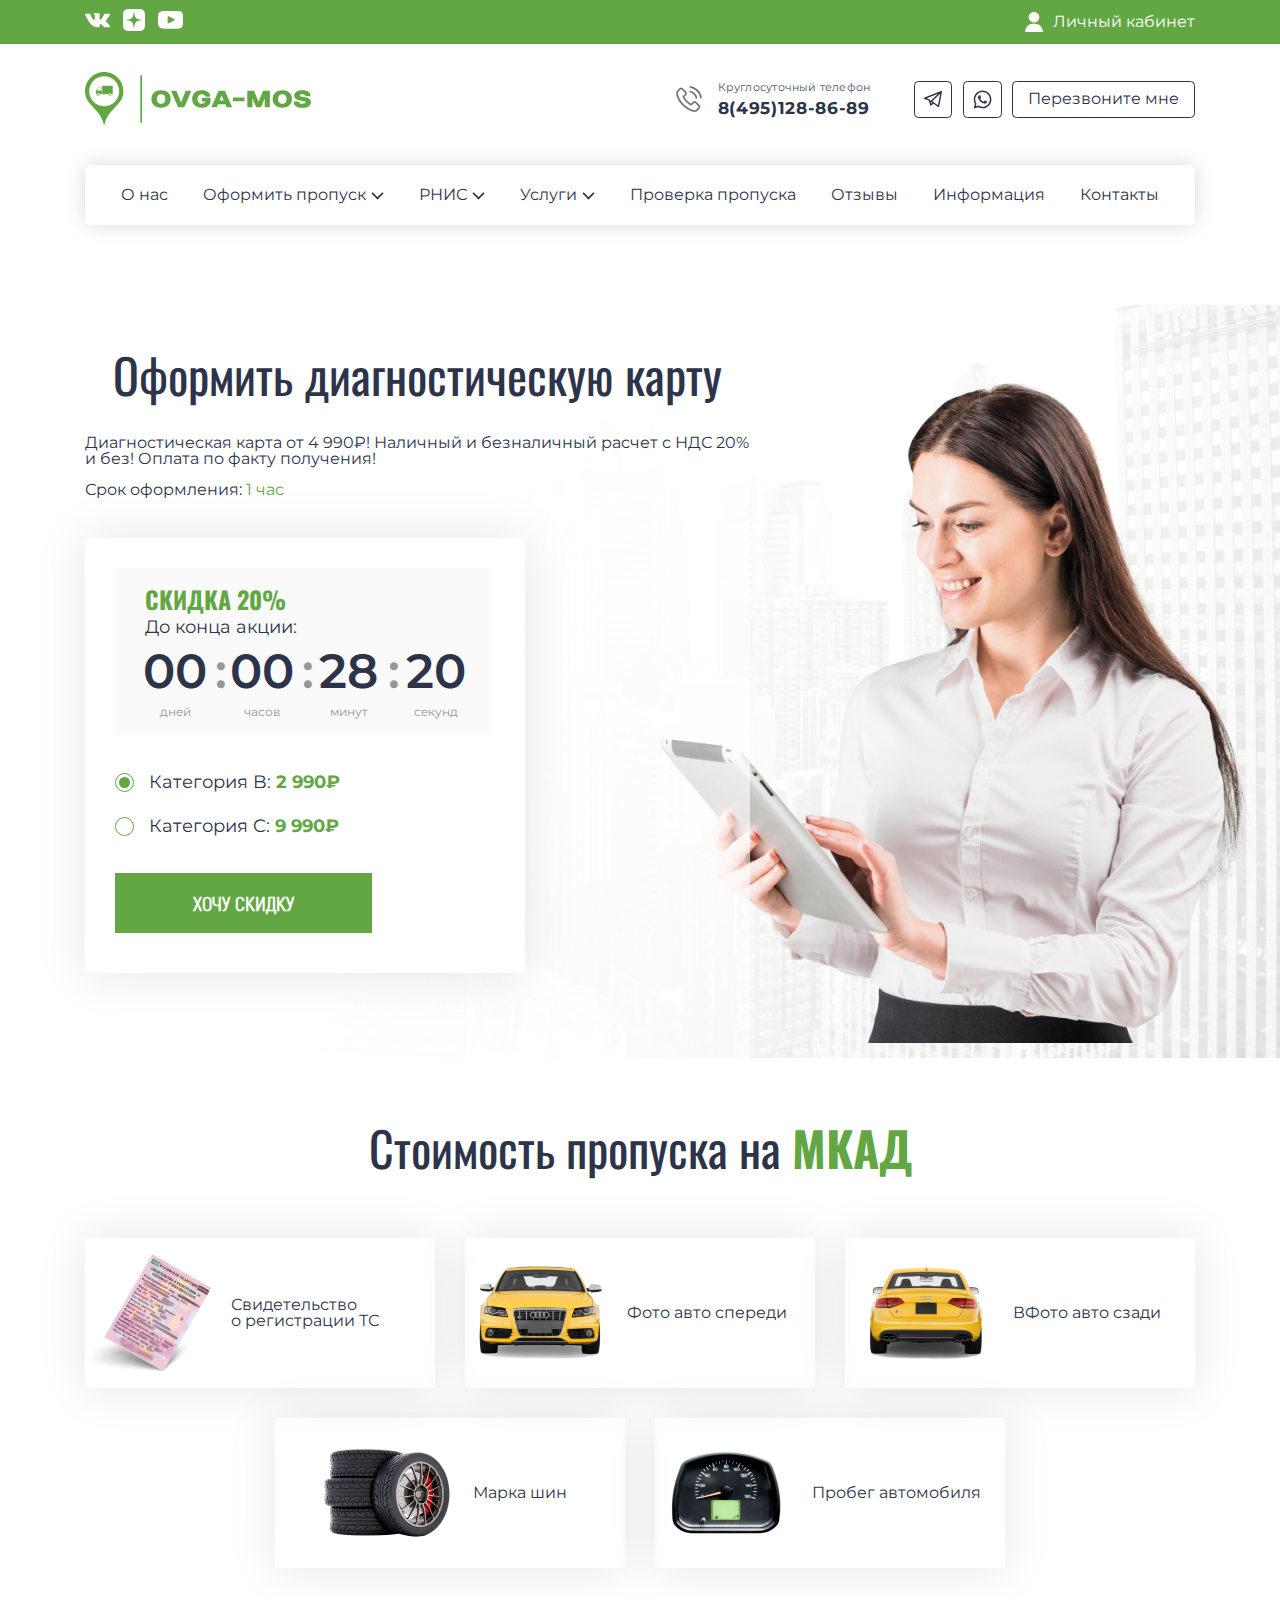
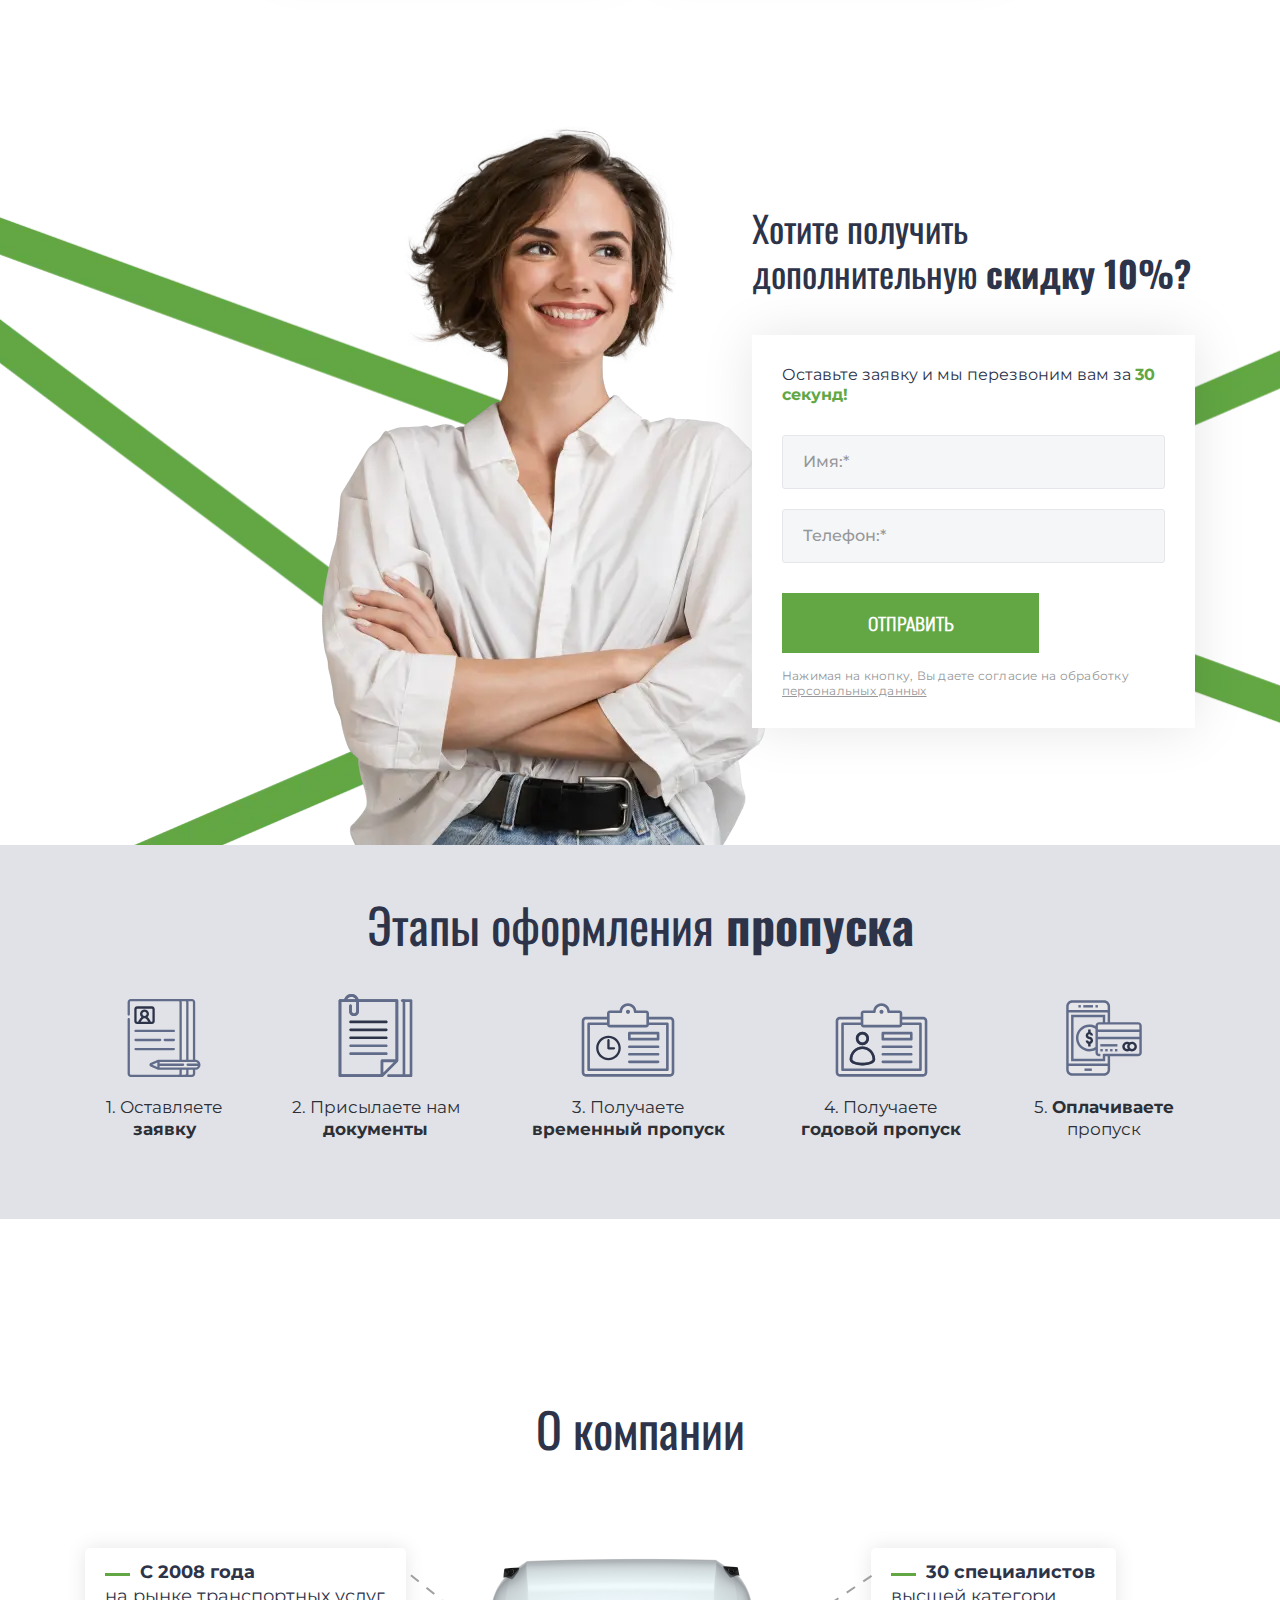
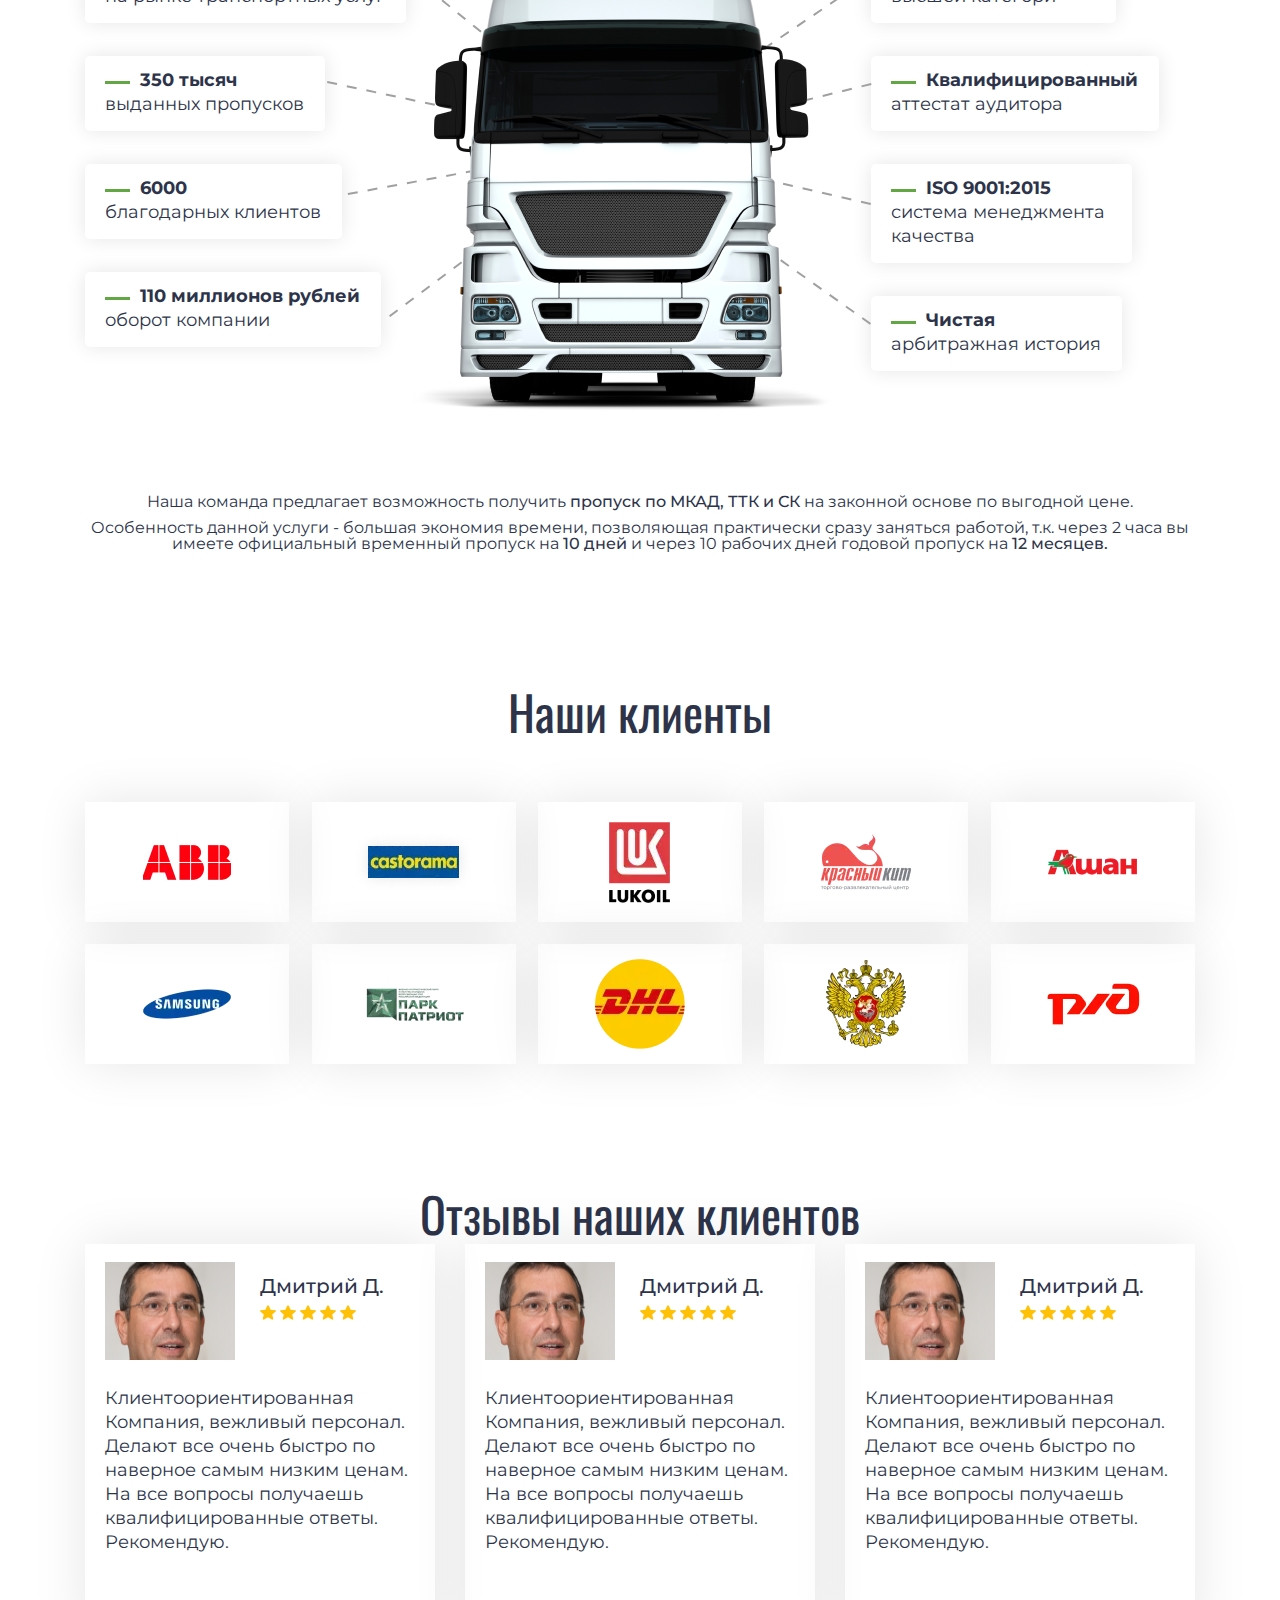
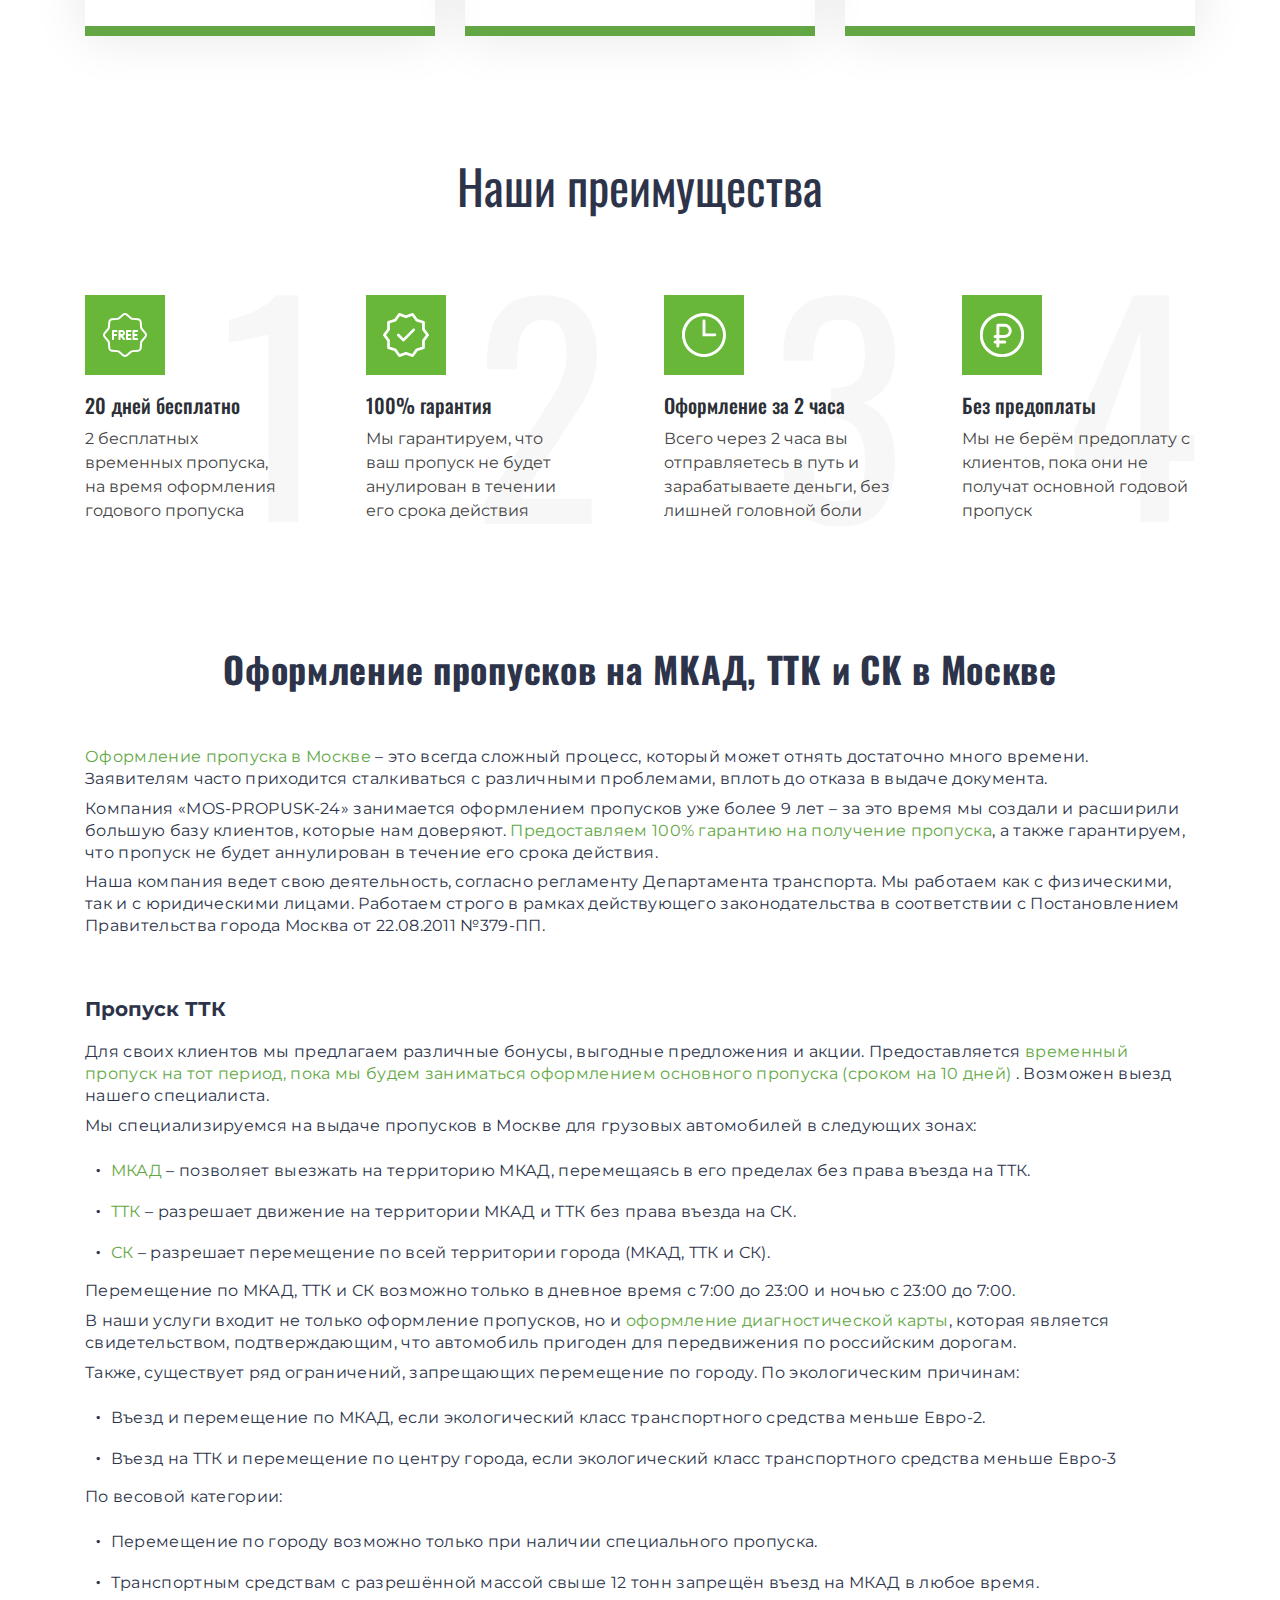
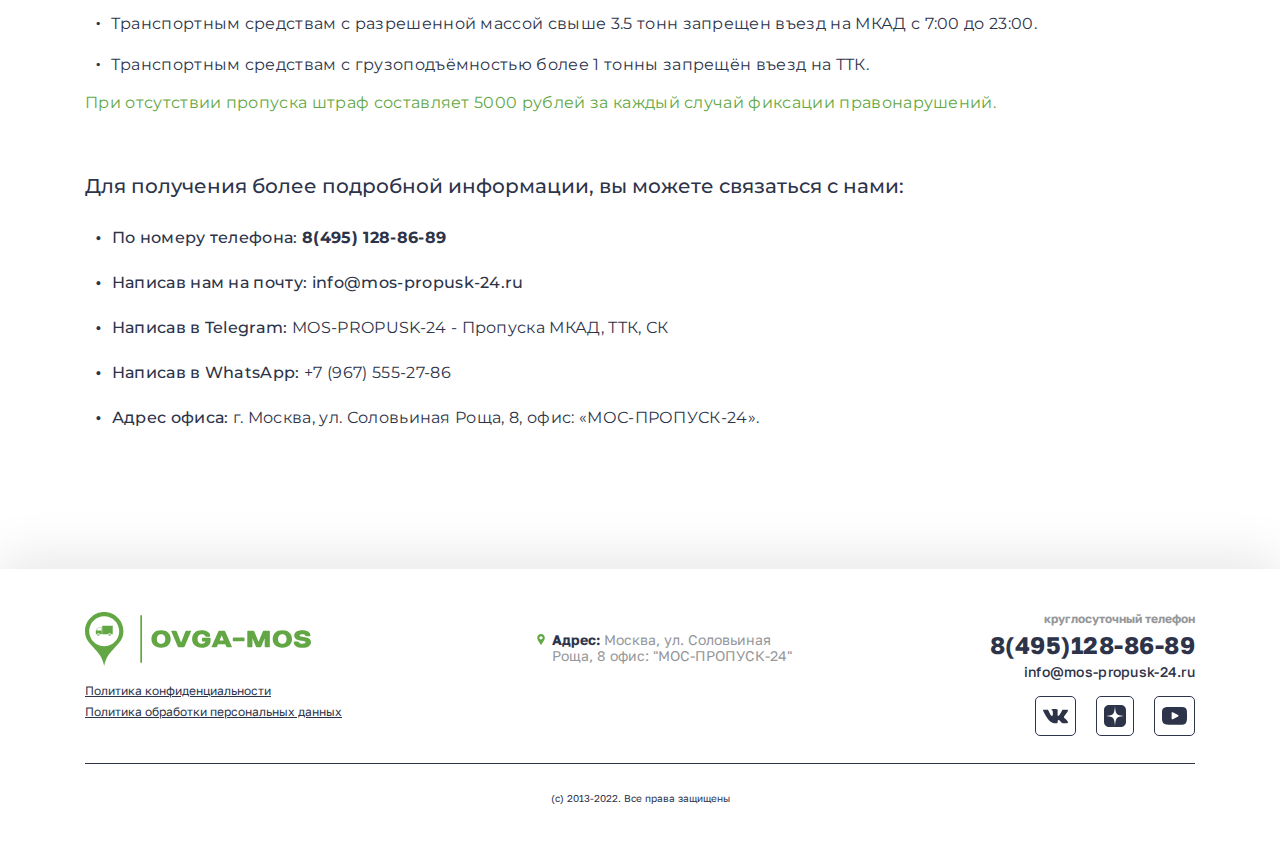
<file: make-card.html>
<!DOCTYPE html>
<html lang="ru">
  <head>
  <meta charset="UTF-8">
  <meta http-equiv="X-UA-Compatible" content="IE=edge">
  <meta name="viewport" content="width=device-width, initial-scale=1.0">
  <link href="https://fonts.googleapis.com/css?family=Golos+Text:regular,500,700&display=swap&_v=20230607175803" rel="stylesheet" />
  <link href="https://fonts.googleapis.com/css?family=Oswald:regular,500,700&display=swap&_v=20230607175803" rel="stylesheet" />
  <link href="https://fonts.googleapis.com/css?family=Montserrat:300,regular,500,600,700&display=swap&_v=20230607175803" rel="stylesheet" />
  <link href="https://fonts.googleapis.com/css?family=Inter:700&display=swap&_v=20230607175803" rel="stylesheet" />
  <link rel="stylesheet"  href="https://cdn.jsdelivr.net/npm/swiper@9/swiper-bundle.min.css?_v=20230607175803" />
  <link rel="stylesheet" href="css/style.min.css?_v=20230607175803">
  <title>Оформить диагностическую карту</title>
</head>
  <body>
    <div class="wrapper">
      <header class="header">
  <div class="header__top header-top">
    <div class="container header__container">
      <div class="header-top__wrap">
        <ul class="header-top__socials header-socials">
          <li class="header-socials__item">
            <a href="#" class="header-socials__link">
              <svg
                width="25"
                height="15"
                viewBox="0 0 25 15"
                fill="none"
                xmlns="http://www.w3.org/2000/svg"
              >
                <path
                  d="M24.8675 12.8816C24.8372 12.8164 24.809 12.7623 24.7828 12.7189C24.349 11.9377 23.5201 10.9789 22.2966 9.84205L22.2708 9.81602L22.2578 9.80325L22.2447 9.79017H22.2316C21.6763 9.26081 21.3247 8.90489 21.1774 8.72266C20.908 8.37553 20.8476 8.02417 20.9949 7.66815C21.0989 7.39916 21.4897 6.8311 22.1664 5.96319C22.5223 5.50323 22.8042 5.13458 23.0123 4.85685C24.5137 2.86089 25.1646 1.58544 24.9649 1.03001L24.8873 0.900216C24.8352 0.822074 24.7007 0.750587 24.4841 0.685393C24.2669 0.620335 23.9893 0.609576 23.6507 0.652932L19.9021 0.678828C19.8414 0.657309 19.7547 0.659315 19.6417 0.685393C19.5288 0.71147 19.4724 0.724555 19.4724 0.724555L19.4072 0.757153L19.3554 0.796315C19.312 0.82221 19.2642 0.867756 19.2121 0.932859C19.1603 0.997735 19.1169 1.07387 19.0823 1.16063C18.6742 2.21063 18.2101 3.18686 17.6894 4.08928C17.3683 4.62739 17.0734 5.09374 16.8041 5.4886C16.5351 5.88332 16.3095 6.17414 16.1274 6.36056C15.9451 6.54717 15.7805 6.69666 15.6327 6.80959C15.4851 6.92256 15.3724 6.97029 15.2944 6.95283C15.2162 6.93537 15.1426 6.91805 15.0729 6.90072C14.9515 6.82258 14.8538 6.71631 14.7802 6.58181C14.7063 6.44732 14.6565 6.27804 14.6305 6.07412C14.6046 5.87005 14.5892 5.69453 14.5849 5.54695C14.5808 5.39956 14.5827 5.19107 14.5915 4.92209C14.6005 4.65297 14.6046 4.47088 14.6046 4.37541C14.6046 4.04561 14.611 3.68767 14.6239 3.30152C14.637 2.91537 14.6476 2.60941 14.6565 2.38401C14.6654 2.15838 14.6695 1.91967 14.6695 1.66801C14.6695 1.41635 14.6542 1.21899 14.6239 1.07574C14.594 0.932676 14.5481 0.793807 14.4876 0.659178C14.4267 0.524686 14.3376 0.420648 14.2207 0.346791C14.1036 0.273025 13.958 0.214487 13.7847 0.170993C13.3247 0.0669099 12.739 0.0106055 12.0273 0.00185207C10.4134 -0.0154724 9.37631 0.0887477 8.91639 0.314376C8.73417 0.409706 8.56927 0.539958 8.42183 0.704723C8.26559 0.895702 8.24379 0.999923 8.35659 1.01707C8.87732 1.09507 9.24597 1.28167 9.46293 1.57669L9.54112 1.73302C9.60194 1.84581 9.66267 2.0455 9.72344 2.33181C9.78412 2.61812 9.82328 2.93484 9.84052 3.28178C9.88383 3.91535 9.88383 4.4577 9.84052 4.90887C9.79707 5.36021 9.75604 5.71158 9.71687 5.96324C9.67771 6.2149 9.61917 6.41883 9.54112 6.57498C9.46293 6.73117 9.41092 6.82664 9.38484 6.86128C9.3588 6.89593 9.3371 6.91777 9.31987 6.92634C9.20708 6.96956 9.08977 6.99158 8.96837 6.99158C8.84678 6.99158 8.69934 6.93077 8.52582 6.80922C8.35235 6.68768 8.17231 6.52072 7.9857 6.30809C7.7991 6.09541 7.58866 5.7982 7.35427 5.41643C7.12008 5.03465 6.87708 4.58344 6.62542 4.06279L6.4172 3.68521C6.28704 3.4423 6.10924 3.08861 5.88361 2.62445C5.65785 2.16011 5.4583 1.71095 5.28482 1.27707C5.21548 1.09484 5.11131 0.95611 4.97248 0.860644L4.90733 0.821481C4.86402 0.786832 4.7945 0.75004 4.69912 0.710832C4.60361 0.67167 4.50395 0.643586 4.39973 0.626307L0.833215 0.652203C0.468763 0.652203 0.221479 0.734767 0.0912725 0.899669L0.0391624 0.977674C0.0131301 1.02112 0 1.09051 0 1.18602C0 1.28149 0.0260323 1.39866 0.0781424 1.53739C0.598788 2.76104 1.16498 3.94116 1.77671 5.07792C2.38845 6.21467 2.92004 7.13036 3.37116 7.82416C3.82237 8.51846 4.28228 9.17373 4.75091 9.78966C5.21954 10.4058 5.52974 10.8007 5.68151 10.9742C5.83346 11.1479 5.95282 11.2779 6.03958 11.3646L6.36505 11.677C6.57331 11.8853 6.87913 12.1348 7.28265 12.4254C7.68627 12.7162 8.1331 13.0025 8.62338 13.2848C9.11375 13.5666 9.68423 13.7965 10.3351 13.9744C10.9859 14.1524 11.6194 14.2239 12.2355 14.1894H13.7325C14.036 14.1632 14.266 14.0677 14.4224 13.9029L14.4742 13.8377C14.509 13.7859 14.5416 13.7054 14.5717 13.5972C14.6021 13.4887 14.6173 13.3692 14.6173 13.2392C14.6084 12.8662 14.6368 12.5299 14.7017 12.2306C14.7666 11.9313 14.8405 11.7057 14.9232 11.5537C15.0059 11.4019 15.0992 11.2738 15.203 11.17C15.307 11.0659 15.3811 11.0028 15.4246 10.9811C15.4679 10.9593 15.5024 10.9445 15.5284 10.9356C15.7367 10.8662 15.9818 10.9334 16.2641 11.1375C16.5461 11.3414 16.8107 11.5932 17.0582 11.8925C17.3055 12.192 17.6026 12.5281 17.9497 12.9011C18.2969 13.2743 18.6006 13.5518 18.8608 13.7343L19.121 13.8905C19.2948 13.9947 19.5205 14.0901 19.7982 14.1769C20.0754 14.2636 20.3183 14.2853 20.5269 14.242L23.859 14.19C24.1886 14.19 24.445 14.1354 24.6269 14.0271C24.8092 13.9187 24.9175 13.7992 24.9524 13.6692C24.9872 13.5391 24.9891 13.3915 24.959 13.2264C24.9282 13.0618 24.8977 12.9467 24.8675 12.8816Z"
                  fill="currentColor"
                />
              </svg>
            </a>
          </li>
          <li class="header-socials__item">
            <a href="#" class="header-socials__link">
              <svg
                width="22"
                height="22"
                viewBox="0 0 22 22"
                fill="none"
                xmlns="http://www.w3.org/2000/svg"
              >
                <path
                  fill-rule="evenodd"
                  clip-rule="evenodd"
                  d="M0 5C0 2.23858 2.23858 0 5 0H11C11 0 11 7 9 9C7 11 0 11 0 11V5ZM22 11C22 11 15 11 13 9C11 7 11 0 11 0H17C19.7614 0 22 2.23858 22 5L22 11ZM22 11L22 17C22 19.7614 19.7614 22 17 22L11 22C11 22 11 15 13 13C15 11 22 11 22 11ZM11 22L5 22C2.23858 22 0 19.7614 0 17V11C0 11 7 11 9 13C11 15 11 22 11 22Z"
                  fill="currentColor"
                />
              </svg>
            </a>
          </li>
          <li class="header-socials__item">
            <a href="#" class="header-socials__link">
              <svg
                width="25"
                height="18"
                viewBox="0 0 25 18"
                fill="none"
                xmlns="http://www.w3.org/2000/svg"
              >
                <path
                  d="M24.0256 1.54796C23.1231 0.463746 21.457 0.0214844 18.2751 0.0214844H6.72468C3.46992 0.0214844 1.77556 0.492274 0.876532 1.64659C0 2.77205 0 4.43033 0 6.72542V11.0999C0 15.5462 1.04 17.8037 6.72468 17.8037H18.2752C21.0345 17.8037 22.5635 17.4135 23.5527 16.4566C24.5672 15.4755 25 13.8734 25 11.0999V6.72542C25 4.30505 24.9322 2.63699 24.0256 1.54796ZM16.0501 9.51658L10.8051 12.2871C10.6878 12.3491 10.5596 12.3798 10.4315 12.3798C10.2865 12.3798 10.1419 12.3403 10.0137 12.2619C9.77242 12.1141 9.62508 11.8498 9.62508 11.5647V6.04141C9.62508 5.75678 9.77202 5.4927 10.0128 5.34484C10.2537 5.19699 10.5533 5.18688 10.8032 5.31811L16.0482 8.07079C16.3151 8.21082 16.4827 8.48925 16.4831 8.79303C16.4834 9.09706 16.3165 9.37589 16.0501 9.51658Z"
                  fill="currentColor"
                />
              </svg>
            </a>
          </li>
        </ul>
        <div class="header__actions">
          <a href="#" class="header-top__login">
            <svg
              width="20"
              height="20"
              viewBox="0 0 20 20"
              fill="none"
              xmlns="http://www.w3.org/2000/svg"
            >
              <path
                d="M10 0C7.09223 0 4.72656 2.36566 4.72656 5.27344C4.72656 8.18121 7.09223 10.5469 10 10.5469C12.9078 10.5469 15.2734 8.18121 15.2734 5.27344C15.2734 2.36566 12.9078 0 10 0Z"
                fill="currentColor"
              />
              <path
                d="M16.5612 13.992C15.1174 12.5261 13.2035 11.7188 11.1719 11.7188H8.82812C6.79656 11.7188 4.88258 12.5261 3.43883 13.992C2.00215 15.4507 1.21094 17.3763 1.21094 19.4141C1.21094 19.7377 1.47328 20 1.79688 20H18.2031C18.5267 20 18.7891 19.7377 18.7891 19.4141C18.7891 17.3763 17.9979 15.4507 16.5612 13.992Z"
                fill="currentColor"
              />
            </svg>
            <span>Личный кабинет</span>
          </a>
          <button class="burger">
            <span class="burger__span"></span>
          </button>
        </div>
      </div>
    </div>
  </div>
  <div class="header__bottom header-bottom">
    <div class="container header__container">
      <div class="header-bottom__wrap">
        <div class="header__logo-wrap">
          <a href="/" class="header__logo logo">
            <img src="img/logo.svg" alt="Логотип">
          </a>
        </div>
        <div class="header-bottom__contacts header-contacts">
          <div class="header-contacts__phone">
            <img src="img/icons/phonecall-icon.svg" alt="Иконка звонка" />
            <div class="header-contacts__phone-wrap">
              <span> Круглосуточный телефон </span>
              <a href="tel:+74951288689" class="header-contacts__phone-link">
                8(495)128-86-89
              </a>
            </div>
          </div>
          <div class="header-contacts__links">
            <a href="#" class="header-contacts__link">
              <svg
                width="18"
                height="18"
                viewBox="0 0 18 18"
                fill="none"
                xmlns="http://www.w3.org/2000/svg"
              >
                <path
                  d="M14.4905 17.0502C14.3499 17.0502 14.2103 17.0086 14.0905 16.9274L9.56456 13.8574L7.13711 15.604C6.94673 15.7409 6.70134 15.7754 6.48028 15.6964C6.25949 15.6172 6.09182 15.4343 6.03197 15.2075L4.81311 10.5884L0.458013 8.92315C0.183842 8.81826 0.00201159 8.55597 1.65783e-05 8.26242C-0.00197843 7.96887 0.176242 7.7041 0.449083 7.59552L17.0088 1.00629C17.0839 0.974372 17.1634 0.955942 17.2436 0.951002C17.2723 0.949292 17.3011 0.949292 17.3297 0.950907C17.4958 0.960787 17.6589 1.02843 17.7862 1.15326C17.7994 1.16618 17.8119 1.17938 17.8238 1.19316C17.9292 1.31362 17.9872 1.46049 17.9981 1.61011C18.0008 1.64773 18.0006 1.68583 17.9973 1.72392C17.995 1.75109 17.9911 1.77817 17.9856 1.80505L15.1904 16.4711C15.1454 16.7067 14.9851 16.9039 14.7635 16.9958C14.6757 17.0323 14.5829 17.0502 14.4905 17.0502ZM9.96194 12.405L13.9935 15.1396L16.1684 3.72777L8.31312 11.2866L9.94294 12.3922C9.9495 12.3963 9.95577 12.4006 9.96194 12.405ZM6.60587 11.7969L7.14566 13.8423L8.30865 13.0054L6.7858 11.9724C6.71502 11.9245 6.65441 11.8648 6.60587 11.7969ZM2.67295 8.24427L5.66337 9.3876C5.87759 9.46949 6.03928 9.64961 6.0978 9.87134L6.47705 11.3086C6.49443 11.1428 6.56958 10.9868 6.69165 10.8693L14.1766 3.66697L2.67295 8.24427Z"
                  fill="currentColor"
                />
              </svg>
            </a>
            <a href="#" class="header-contacts__link">
              <svg
                width="19"
                height="19"
                viewBox="0 0 19 19"
                fill="none"
                xmlns="http://www.w3.org/2000/svg"
              >
                <path
                  fill-rule="evenodd"
                  clip-rule="evenodd"
                  d="M15.8007 3.17307C14.1342 1.50467 11.918 0.585451 9.55696 0.584473C4.69179 0.584473 0.732244 4.54391 0.730288 9.41038C0.729635 10.966 1.13603 12.4846 1.90847 13.8232L0.65625 18.397L5.3354 17.1695C6.6247 17.8728 8.0762 18.2435 9.55337 18.2439H9.55706C14.4217 18.2439 18.3817 14.2841 18.3835 9.41745C18.3845 7.0589 17.4672 4.84136 15.8007 3.17307ZM9.55696 16.7533H9.55391C8.23754 16.7527 6.94651 16.3989 5.81996 15.7306L5.55219 15.5716L2.77551 16.3L3.51664 13.5928L3.34215 13.3152C2.60775 12.1472 2.21995 10.7971 2.22061 9.41092C2.22213 5.36604 5.51327 2.07523 9.55989 2.07523C11.5194 2.07588 13.3615 2.83995 14.7465 4.22666C16.1316 5.61337 16.894 7.45659 16.8933 9.4169C16.8916 13.4621 13.6006 16.7533 9.55696 16.7533ZM13.5811 11.2587C13.3606 11.1483 12.2762 10.6149 12.074 10.5412C11.872 10.4676 11.7248 10.4309 11.5779 10.6516C11.4308 10.8723 11.0082 11.3692 10.8795 11.5163C10.7508 11.6635 10.6223 11.682 10.4017 11.5715C10.1811 11.4611 9.47052 11.2282 8.62806 10.4768C7.97249 9.892 7.52989 9.16978 7.40117 8.94909C7.27266 8.72817 7.40008 8.62032 7.49793 8.49899C7.73668 8.20251 7.97575 7.89169 8.04924 7.74459C8.12284 7.59738 8.08599 7.46855 8.03076 7.3582C7.97575 7.24785 7.53468 6.16229 7.35094 5.72057C7.17177 5.2907 6.9901 5.34875 6.85464 5.34201C6.72613 5.3356 6.57904 5.33429 6.43194 5.33429C6.28495 5.33429 6.04599 5.38941 5.84377 5.61033C5.64166 5.83114 5.07198 6.36462 5.07198 7.45018C5.07198 8.53574 5.86225 9.58444 5.97249 9.73164C6.08274 9.87885 7.52772 12.1065 9.74004 13.0617C10.2662 13.2891 10.677 13.4247 10.9974 13.5264C11.5257 13.6942 12.0064 13.6705 12.3865 13.6138C12.8103 13.5504 13.6912 13.0802 13.8752 12.5651C14.0589 12.0499 14.0589 11.6083 14.0037 11.5163C13.9487 11.4243 13.8016 11.3692 13.5811 11.2587Z"
                  fill="currentColor"
                />
              </svg>
            </a>
            <a href="#" class="header-contacts__link header-contacts__link--btn"
              >Перезвоните мне</a
            >
          </div>
        </div>
      </div>
    </div>
  </div>
  <nav data-da=".header-bottom__wrap,858,last" class="header__menu header-menu">
    <div class="container header__container header-menu__container">
      <ul class="header-menu__list">
        <li class="header-menu__item">
          <a href="/about-us.html" class="header-menu__link">О нас</a>
        </li>
        <li class="header-menu__item">
          <div class="header-menu__dropdown-wrap">
            <a href="/pass-cost.html" class="header-menu__link header-menu__link--dropdown">
              Оформить пропуск
            </a>
            <svg
                width="13"
                height="8"
                viewBox="0 0 13 8"
                fill="none"
                xmlns="http://www.w3.org/2000/svg"
              >
                <line
                  x1="1.06569"
                  y1="0.934315"
                  x2="7.06569"
                  y2="6.93431"
                  stroke="currentColor"
                  stroke-width="1.6"
                />
                <line
                  y1="-0.8"
                  x2="8.48528"
                  y2="-0.8"
                  transform="matrix(-0.707107 0.707107 0.707107 0.707107 12.5 1.5)"
                  stroke="currentColor"
                  stroke-width="1.6"
                />
            </svg>
          </div>
          <ul class="header-menu__sub-list">
            <li class="header-menu__sub-item">
              <a href="/check-number.html" class="header-menu__sub-link">
                категория
              </a>
            </li>
            <li class="header-menu__sub-item">
              <a href="/info.html" class="header-menu__sub-link">
                категория
              </a>
            </li>
            <li class="header-menu__sub-item">
              <a href="/article.html" class="header-menu__sub-link">
                категория
              </a>
            </li>
          </ul>
        </li>
        <li class="header-menu__item">
          <div class="header-menu__dropdown-wrap">
            <a href="#" class="header-menu__link header-menu__link--dropdown">
              РНИС
            </a>
            <svg
                width="13"
                height="8"
                viewBox="0 0 13 8"
                fill="none"
                xmlns="http://www.w3.org/2000/svg"
              >
                <line
                  x1="1.06569"
                  y1="0.934315"
                  x2="7.06569"
                  y2="6.93431"
                  stroke="currentColor"
                  stroke-width="1.6"
                />
                <line
                  y1="-0.8"
                  x2="8.48528"
                  y2="-0.8"
                  transform="matrix(-0.707107 0.707107 0.707107 0.707107 12.5 1.5)"
                  stroke="currentColor"
                  stroke-width="1.6"
                />
            </svg>
          </div>
          <ul class="header-menu__sub-list">
            <li class="header-menu__sub-item">
              <a href="/check-rnis.html" class="header-menu__sub-link">
                Проверьте регистрацию РНИС
              </a>
            </li>
            <li class="header-menu__sub-item">
              <a href="/cost-rnis.html" class="header-menu__sub-link">
                Стоимость подключения к РНИС
              </a>
            </li>
            <li class="header-menu__sub-item">
              <a href="/make-card.html" class="header-menu__sub-link">
                Оформить диагностическую карту
              </a>
            </li>
          </ul>
        </li>
        <li class="header-menu__item">
          <div class="header-menu__dropdown-wrap">
            <a href="" class="header-menu__link header-menu__link--dropdown">
              Услуги
            </a>
            <svg
                width="13"
                height="8"
                viewBox="0 0 13 8"
                fill="none"
                xmlns="http://www.w3.org/2000/svg"
              >
                <line
                  x1="1.06569"
                  y1="0.934315"
                  x2="7.06569"
                  y2="6.93431"
                  stroke="currentColor"
                  stroke-width="1.6"
                />
                <line
                  y1="-0.8"
                  x2="8.48528"
                  y2="-0.8"
                  transform="matrix(-0.707107 0.707107 0.707107 0.707107 12.5 1.5)"
                  stroke="currentColor"
                  stroke-width="1.6"
                />
            </svg>
          </div>
          <ul class="header-menu__sub-list">
            <li class="header-menu__sub-item">
              <a href="" class="header-menu__sub-link">
                Проверьте регистрацию РНИС
              </a>
            </li>
            <li class="header-menu__sub-item">
              <a href="" class="header-menu__sub-link">категория

              </a>
            </li>
            <li class="header-menu__sub-item">
              <a href="" class="header-menu__sub-link">категория

              </a>
            </li>
          </ul>
        </li>
        <li class="header-menu__item">
          <a href="" class="header-menu__link">Проверка пропуска</a>
        </li>
        <li class="header-menu__item">
          <a href="/reviews.html" class="header-menu__link">Отзывы</a>
        </li>
        <li class="header-menu__item">
          <a href="/info.html" class="header-menu__link">Информация</a>
        </li>
        <li class="header-menu__item">
          <a href="/contacts.html" class="header-menu__link">Контакты</a>
        </li>
      </ul>
    </div>
  </nav>
</header>

<!-- Доработать выпадающие меню, подключить JS -->

      <main class="main">
        <section class="cost-rnis">
          <img src="img/cost-rnis/Group 299.png" alt="" />
          <img
            class="woman woman--card"
            src="img/cost-rnis/business-woman-using-tablet 1.png"
            alt=""
          />
          <div class="container cost-rnis__container">
            <div class="cost-rnis__wrap">
              <h1 class="section-title cost-rnis__title">
                Оформить диагностическую карту
              </h1>
              <p class="section-txt cost-rnis__txt">
                Диагностическая карта от 4 990₽! Наличный и безналичный расчет с НДС 20% и без! Оплата по факту получения!
              </p>
              <p class="section-txt cost-rnis__txt">
                Срок оформления: <span>1 час</span>
              </p>
              <form action="/" class="cost-rnis__form">
                <div class="countdown-wrap">
                  <span class="sale countdown-wrap__sale"> СКИДКА 20% </span>
                  <h3 class="countdown-wrap__title">До конца акции:</h3>
                  <div id="countdown" class="countdown">
                    <div class="countdown-number">
                      <span class="days countdown-time">00</span
                      ><span class="countdown-text">дней</span>
                    </div>
                    <span class="countdown-point">:</span>
                    <div class="countdown-number">
                      <span class="hours countdown-time">00</span
                      ><span class="countdown-text">часов</span>
                    </div>
                    <span class="countdown-point">:</span>
                    <div class="countdown-number">
                      <span class="minutes countdown-time">00</span
                      ><span class="countdown-text">минут</span>
                    </div>
                    <span class="countdown-point">:</span>
                    <div class="countdown-number">
                      <span class="seconds countdown-time">00</span
                      ><span class="countdown-text">секунд</span>
                    </div>
                  </div>
                </div>
                <ul class="inputs-wrap">
                  <li class="inputs-wrap__item">
                    <input id="category-b" type="radio" name="categories" class="input-radio" checked />
                    <label for="category-b">Категория B: <span> 2 990₽</span></label>
                  </li>
                  <li class="inputs-wrap__item">
                    <input id="category-c" type="radio" name="categories" class="input-radio" />
                    <label for="category-c">Категория C: <span>9 990₽</span></label>
                  </li>
                </ul>
                <button class="btn">хочу скидку</button>
              </form>
            </div>
          </div>
        </section>
        <section class="pass-cost">
          <div class="container">
            <h2 class="section-title pass-cost__title">
              Стоимость пропуска на <span class="green">МКАД</span>
            </h2>
            <div class="pass-cost__wrap">
              <div class="price__card price-card">
                <img
                  src="img/pass-cost/price1.png"
                  alt="Свидетельство о регистрации ТС"
                  class="price-flex__img"
                />
                <div class="price-card__text">
                  Свидетельство о регистрации ТС
                </div>
              </div>
              <div class="price__card price-card">
                <img
                  src="img/pass-cost/price-forward.png"
                  alt="Паспорт ТС"
                  class="price-flex__img"
                />
                <div class="price-card__text">Фото авто спереди</div>
              </div>
              <div class="price__card price-card">
                <img
                  src="img/pass-cost/price-back.png"
                  alt="Водительское удостоверение"
                  class="price-flex__img"
                />
                <div class="price-card__text">ВФото авто сзади</div>
              </div>
              <div class="price__card price-card">
                <img
                  src="img/pass-cost/price-tires.png"
                  alt="Договор лизинга (ТС в лизинге)"
                  class="price-flex__img"
                />
                <div class="price-card__text">Марка шин</div>
              </div>
              <div class="price__card price-card">
                <img
                  src="img/pass-cost/price-dist.png"
                  alt="Свидетельство о регистрации ТС"
                  class="price-flex__img"
                />
                <div class="price-card__text">Пробег автомобиля</div>
              </div>
            </div>
          </div>
        </section>
        <section class="discount">
          <picture><source srcset="img/discount/bg.webp" type="image/webp"><img src="img/discount/bg.png" alt="" /></picture>
          <picture><source srcset="img/discount/woman.webp" type="image/webp"><img src="img/discount/woman.png" alt="" class="woman" /></picture>
          <div class="container discount__container">
            <div class="discount__wrapper">
              <div class="discount__column">
                <h2 class="discount__title">
                  Хотите получить дополнительную <span>скидку 10%?</span>
                </h2>
                <div class="discount__form-wrap">
                  <p class="discount__txt">
                    Оставьте заявку и мы перезвоним вам за
                    <span>30 секунд!</span>
                  </p>
                  <form class="discount__form" action="">
                    <div class="discount__input-wrap">
                      <input class="input" type="text" placeholder="Имя:*" />
                      <input class="input" type="tel" placeholder="Телефон:*" />
                    </div>
                    <div class="discount__btn-wrap">
                      <button class="btn">отправить</button>
                      <span>
                        Нажимая на кнопку, Вы даете согласие на обработку
                        <a class="underline" href="">персональных данных</a>
                      </span>
                    </div>
                  </form>
                </div>
              </div>
            </div>
          </div>
        </section>
        <section class="steps">
          <div class="container">
            <h2 class="section-title sectionTitle_shadow">
              Этапы оформления<span> пропуска</span>
            </h2>
            <div class="steps__wrapper">
              <div class="step">
                <img
                  src="img/steps/step1.svg"
                  alt="Не удалось загрузить картинку"
                  class="step__img"
                />
                <div class="step__text">1. Оставляете <span>заявку</span></div>
              </div>
              <div class="step">
                <img
                  src="img/steps/step2.svg"
                  alt="Не удалось загрузить картинку"
                  class="step__img"
                />
                <div class="step__text">
                  2. Присылаете нам <span>документы</span>
                </div>
              </div>
              <div class="step">
                <img
                  src="img/steps/step3.svg"
                  alt="Не удалось загрузить картинку"
                  class="step__img"
                />
                <div class="step__text">
                  3. Получаете <span>временный пропуск</span>
                </div>
              </div>
              <div class="step">
                <img
                  src="img/steps/step4.svg"
                  alt="Не удалось загрузить картинку"
                  class="step__img"
                />
                <div class="step__text">
                  4. Получаете <span>годовой пропуск</span>
                </div>
              </div>
              <div class="step">
                <img
                  src="img/steps/step5.svg"
                  alt="Не удалось загрузить картинку"
                  class="step__img"
                />
                <div class="step__text">
                  5. <span>Оплачиваете </span>пропуск
                </div>
              </div>
            </div>
          </div>
        </section>
        <section class="about-company">
          <div class="container">
            <h2 class="section-title about-company__title">О компании</h2>
            <div class="companyWrapper">
              <div class="infoWrapper">
                <div class="companyInfo">
                  <span>С 2008 года</span><br />на рынке транспортных услуг
                </div>
                <div class="companyInfo">
                  <span>350 тысяч</span><br />выданных пропусков
                </div>
                <div class="companyInfo">
                  <span>6000</span><br />благодарных клиентов
                </div>
                <div class="companyInfo">
                  <span>110 миллионов рублей</span><br />оборот компании
                </div>
              </div>
              <img
                src="img/about-company/cargoCar.png"
                alt="Не удалось загрузить изображение"
                class="infoWrapper__img"
              />
              <img
                src="img/about-company/spiderArrows.svg"
                alt=""
                class="infoWrapper__arrows"
              />
              <div class="infoWrapper">
                <div class="companyInfo">
                  <span>30 специалистов</span><br />высшей категори
                </div>
                <div class="companyInfo">
                  <span>Квалифицированный</span><br />аттестат аудитора
                </div>
                <div class="companyInfo">
                  <span>ISO 9001:2015</span><br />система менеджмента качества
                </div>
                <div class="companyInfo">
                  <span>Чистая</span><br />арбитражная история
                </div>
              </div>
            </div>
            <div class="sectionText sectionText_company">
              Наша команда предлагает возможность получить
              <span>пропуск по МКАД, ТТК и СК</span> на законной основе по
              выгодной цене.
            </div>
            <div class="sectionText sectionText_company">
              Особенность данной услуги - большая экономия времени, позволяющая
              практически сразу заняться работой, т.к. через 2 часа вы имеете
              официальный временный пропуск на <span>10 дней</span> и через 10
              рабочих дней годовой пропуск на <span>12 месяцев.</span>
            </div>
          </div>
        </section>
        <section class="clients">
          <div class="container">
            <h2 class="section-title clients__title">Наши клиенты</h2>
            <div class="clients__wrapper">
              <div class="clients__element">
                <picture><source srcset="img/clients/clients1.webp" type="image/webp"><img src="img/clients/clients1.png" alt="" /></picture>
              </div>
              <div class="clients__element">
                <picture><source srcset="img/clients/clients2.webp" type="image/webp"><img src="img/clients/clients2.png" alt="" /></picture>
              </div>
              <div class="clients__element">
                <picture><source srcset="img/clients/clients3.webp" type="image/webp"><img src="img/clients/clients3.png" alt="" /></picture>
              </div>
              <div class="clients__element">
                <picture><source srcset="img/clients/clients4.webp" type="image/webp"><img src="img/clients/clients4.png" alt="" /></picture>
              </div>
              <div class="clients__element">
                <picture><source srcset="img/clients/clients5.webp" type="image/webp"><img src="img/clients/clients5.png" alt="" /></picture>
              </div>
              <div class="clients__element">
                <picture><source srcset="img/clients/clients6.webp" type="image/webp"><img src="img/clients/clients6.png" alt="" /></picture>
              </div>
              <div class="clients__element">
                <picture><source srcset="img/clients/clients7.webp" type="image/webp"><img src="img/clients/clients7.png" alt="" /></picture>
              </div>
              <div class="clients__element">
                <picture><source srcset="img/clients/clients8.webp" type="image/webp"><img src="img/clients/clients8.png" alt="" /></picture>
              </div>
              <div class="clients__element">
                <picture><source srcset="img/clients/clients9.webp" type="image/webp"><img src="img/clients/clients9.png" alt="" /></picture>
              </div>
              <div class="clients__element">
                <picture><source srcset="img/clients/clients10.webp" type="image/webp"><img src="img/clients/clients10.png" alt="" /></picture>
              </div>
            </div>
          </div>
        </section>
        <section class="reviews">
          <div class="container">
            <h2 class="section-title reviews__titl">Отзывы наших клиентов</h2>
            <div class="reviews-wrapper">
              <div class="reviews-element">
                <div class="person">
                  <img
                    src="img/reviews/face.png"
                    alt=""
                    class="person__face"
                  />
                  <div class="person__right">
                    <div class="person__name">Дмитрий Д.</div>
                    <ul class="person__rating">
                      <li class="person__rating-item">
                        <svg
                          width="16"
                          height="15"
                          viewBox="0 0 16 15"
                          fill="none"
                          xmlns="http://www.w3.org/2000/svg"
                        >
                          <path
                            d="M15.9583 5.75398C15.8536 5.45024 15.5662 5.23452 15.2262 5.20579L10.6082 4.81268L8.78208 0.805654C8.64744 0.511991 8.34079 0.321899 8.00008 0.321899C7.65938 0.321899 7.35273 0.511991 7.21808 0.80634L5.39198 4.81268L0.773211 5.20579C0.433847 5.2352 0.147219 5.45024 0.0418692 5.75398C-0.0634802 6.05771 0.0338123 6.39086 0.290533 6.60086L3.78122 9.47088L2.7519 13.7217C2.67658 14.0342 2.80598 14.3573 3.0826 14.5448C3.23128 14.6455 3.40524 14.6967 3.58066 14.6967C3.73191 14.6967 3.88193 14.6585 4.01658 14.583L8.00008 12.351L11.9821 14.583C12.2735 14.7473 12.6408 14.7323 12.9168 14.5448C13.1936 14.3567 13.3229 14.0335 13.2475 13.7217L12.2182 9.47088L15.7089 6.60143C15.9656 6.39086 16.0636 6.05828 15.9583 5.75398Z"
                            fill="#FFC107"
                          />
                        </svg>
                      </li>
                      <li class="person__rating-item">
                        <svg
                          width="16"
                          height="15"
                          viewBox="0 0 16 15"
                          fill="none"
                          xmlns="http://www.w3.org/2000/svg"
                        >
                          <path
                            d="M15.9583 5.75398C15.8536 5.45024 15.5662 5.23452 15.2262 5.20579L10.6082 4.81268L8.78208 0.805654C8.64744 0.511991 8.34079 0.321899 8.00008 0.321899C7.65938 0.321899 7.35273 0.511991 7.21808 0.80634L5.39198 4.81268L0.773211 5.20579C0.433847 5.2352 0.147219 5.45024 0.0418692 5.75398C-0.0634802 6.05771 0.0338123 6.39086 0.290533 6.60086L3.78122 9.47088L2.7519 13.7217C2.67658 14.0342 2.80598 14.3573 3.0826 14.5448C3.23128 14.6455 3.40524 14.6967 3.58066 14.6967C3.73191 14.6967 3.88193 14.6585 4.01658 14.583L8.00008 12.351L11.9821 14.583C12.2735 14.7473 12.6408 14.7323 12.9168 14.5448C13.1936 14.3567 13.3229 14.0335 13.2475 13.7217L12.2182 9.47088L15.7089 6.60143C15.9656 6.39086 16.0636 6.05828 15.9583 5.75398Z"
                            fill="#FFC107"
                          />
                        </svg>
                      </li>
                      <li class="person__rating-item">
                        <svg
                          width="16"
                          height="15"
                          viewBox="0 0 16 15"
                          fill="none"
                          xmlns="http://www.w3.org/2000/svg"
                        >
                          <path
                            d="M15.9583 5.75398C15.8536 5.45024 15.5662 5.23452 15.2262 5.20579L10.6082 4.81268L8.78208 0.805654C8.64744 0.511991 8.34079 0.321899 8.00008 0.321899C7.65938 0.321899 7.35273 0.511991 7.21808 0.80634L5.39198 4.81268L0.773211 5.20579C0.433847 5.2352 0.147219 5.45024 0.0418692 5.75398C-0.0634802 6.05771 0.0338123 6.39086 0.290533 6.60086L3.78122 9.47088L2.7519 13.7217C2.67658 14.0342 2.80598 14.3573 3.0826 14.5448C3.23128 14.6455 3.40524 14.6967 3.58066 14.6967C3.73191 14.6967 3.88193 14.6585 4.01658 14.583L8.00008 12.351L11.9821 14.583C12.2735 14.7473 12.6408 14.7323 12.9168 14.5448C13.1936 14.3567 13.3229 14.0335 13.2475 13.7217L12.2182 9.47088L15.7089 6.60143C15.9656 6.39086 16.0636 6.05828 15.9583 5.75398Z"
                            fill="#FFC107"
                          />
                        </svg>
                      </li>
                      <li class="person__rating-item">
                        <svg
                          width="16"
                          height="15"
                          viewBox="0 0 16 15"
                          fill="none"
                          xmlns="http://www.w3.org/2000/svg"
                        >
                          <path
                            d="M15.9583 5.75398C15.8536 5.45024 15.5662 5.23452 15.2262 5.20579L10.6082 4.81268L8.78208 0.805654C8.64744 0.511991 8.34079 0.321899 8.00008 0.321899C7.65938 0.321899 7.35273 0.511991 7.21808 0.80634L5.39198 4.81268L0.773211 5.20579C0.433847 5.2352 0.147219 5.45024 0.0418692 5.75398C-0.0634802 6.05771 0.0338123 6.39086 0.290533 6.60086L3.78122 9.47088L2.7519 13.7217C2.67658 14.0342 2.80598 14.3573 3.0826 14.5448C3.23128 14.6455 3.40524 14.6967 3.58066 14.6967C3.73191 14.6967 3.88193 14.6585 4.01658 14.583L8.00008 12.351L11.9821 14.583C12.2735 14.7473 12.6408 14.7323 12.9168 14.5448C13.1936 14.3567 13.3229 14.0335 13.2475 13.7217L12.2182 9.47088L15.7089 6.60143C15.9656 6.39086 16.0636 6.05828 15.9583 5.75398Z"
                            fill="#FFC107"
                          />
                        </svg>
                      </li>
                      <li class="person__rating-item">
                        <svg
                          width="16"
                          height="15"
                          viewBox="0 0 16 15"
                          fill="none"
                          xmlns="http://www.w3.org/2000/svg"
                        >
                          <path
                            d="M15.9583 5.75398C15.8536 5.45024 15.5662 5.23452 15.2262 5.20579L10.6082 4.81268L8.78208 0.805654C8.64744 0.511991 8.34079 0.321899 8.00008 0.321899C7.65938 0.321899 7.35273 0.511991 7.21808 0.80634L5.39198 4.81268L0.773211 5.20579C0.433847 5.2352 0.147219 5.45024 0.0418692 5.75398C-0.0634802 6.05771 0.0338123 6.39086 0.290533 6.60086L3.78122 9.47088L2.7519 13.7217C2.67658 14.0342 2.80598 14.3573 3.0826 14.5448C3.23128 14.6455 3.40524 14.6967 3.58066 14.6967C3.73191 14.6967 3.88193 14.6585 4.01658 14.583L8.00008 12.351L11.9821 14.583C12.2735 14.7473 12.6408 14.7323 12.9168 14.5448C13.1936 14.3567 13.3229 14.0335 13.2475 13.7217L12.2182 9.47088L15.7089 6.60143C15.9656 6.39086 16.0636 6.05828 15.9583 5.75398Z"
                            fill="#FFC107"
                          />
                        </svg>
                      </li>
                    </ul>
                  </div>
                </div>
                <div class="reviews-text">
                  Клиентоориентированная Компания, вежливый персонал. Делают все
                  очень быстро по наверное самым низким ценам. На все вопросы
                  получаешь квалифицированные ответы. Рекомендую.
                </div>
                <div class="green-line"></div>
              </div>
              <div class="reviews-element">
                <div class="person">
                  <img
                    src="img/reviews/face.png"
                    alt=""
                    class="person__face"
                  />
                  <div class="person__right">
                    <div class="person__name">Дмитрий Д.</div>
                    <ul class="person__rating">
                      <li class="person__rating-item">
                        <svg
                          width="16"
                          height="15"
                          viewBox="0 0 16 15"
                          fill="none"
                          xmlns="http://www.w3.org/2000/svg"
                        >
                          <path
                            d="M15.9583 5.75398C15.8536 5.45024 15.5662 5.23452 15.2262 5.20579L10.6082 4.81268L8.78208 0.805654C8.64744 0.511991 8.34079 0.321899 8.00008 0.321899C7.65938 0.321899 7.35273 0.511991 7.21808 0.80634L5.39198 4.81268L0.773211 5.20579C0.433847 5.2352 0.147219 5.45024 0.0418692 5.75398C-0.0634802 6.05771 0.0338123 6.39086 0.290533 6.60086L3.78122 9.47088L2.7519 13.7217C2.67658 14.0342 2.80598 14.3573 3.0826 14.5448C3.23128 14.6455 3.40524 14.6967 3.58066 14.6967C3.73191 14.6967 3.88193 14.6585 4.01658 14.583L8.00008 12.351L11.9821 14.583C12.2735 14.7473 12.6408 14.7323 12.9168 14.5448C13.1936 14.3567 13.3229 14.0335 13.2475 13.7217L12.2182 9.47088L15.7089 6.60143C15.9656 6.39086 16.0636 6.05828 15.9583 5.75398Z"
                            fill="#FFC107"
                          />
                        </svg>
                      </li>
                      <li class="person__rating-item">
                        <svg
                          width="16"
                          height="15"
                          viewBox="0 0 16 15"
                          fill="none"
                          xmlns="http://www.w3.org/2000/svg"
                        >
                          <path
                            d="M15.9583 5.75398C15.8536 5.45024 15.5662 5.23452 15.2262 5.20579L10.6082 4.81268L8.78208 0.805654C8.64744 0.511991 8.34079 0.321899 8.00008 0.321899C7.65938 0.321899 7.35273 0.511991 7.21808 0.80634L5.39198 4.81268L0.773211 5.20579C0.433847 5.2352 0.147219 5.45024 0.0418692 5.75398C-0.0634802 6.05771 0.0338123 6.39086 0.290533 6.60086L3.78122 9.47088L2.7519 13.7217C2.67658 14.0342 2.80598 14.3573 3.0826 14.5448C3.23128 14.6455 3.40524 14.6967 3.58066 14.6967C3.73191 14.6967 3.88193 14.6585 4.01658 14.583L8.00008 12.351L11.9821 14.583C12.2735 14.7473 12.6408 14.7323 12.9168 14.5448C13.1936 14.3567 13.3229 14.0335 13.2475 13.7217L12.2182 9.47088L15.7089 6.60143C15.9656 6.39086 16.0636 6.05828 15.9583 5.75398Z"
                            fill="#FFC107"
                          />
                        </svg>
                      </li>
                      <li class="person__rating-item">
                        <svg
                          width="16"
                          height="15"
                          viewBox="0 0 16 15"
                          fill="none"
                          xmlns="http://www.w3.org/2000/svg"
                        >
                          <path
                            d="M15.9583 5.75398C15.8536 5.45024 15.5662 5.23452 15.2262 5.20579L10.6082 4.81268L8.78208 0.805654C8.64744 0.511991 8.34079 0.321899 8.00008 0.321899C7.65938 0.321899 7.35273 0.511991 7.21808 0.80634L5.39198 4.81268L0.773211 5.20579C0.433847 5.2352 0.147219 5.45024 0.0418692 5.75398C-0.0634802 6.05771 0.0338123 6.39086 0.290533 6.60086L3.78122 9.47088L2.7519 13.7217C2.67658 14.0342 2.80598 14.3573 3.0826 14.5448C3.23128 14.6455 3.40524 14.6967 3.58066 14.6967C3.73191 14.6967 3.88193 14.6585 4.01658 14.583L8.00008 12.351L11.9821 14.583C12.2735 14.7473 12.6408 14.7323 12.9168 14.5448C13.1936 14.3567 13.3229 14.0335 13.2475 13.7217L12.2182 9.47088L15.7089 6.60143C15.9656 6.39086 16.0636 6.05828 15.9583 5.75398Z"
                            fill="#FFC107"
                          />
                        </svg>
                      </li>
                      <li class="person__rating-item">
                        <svg
                          width="16"
                          height="15"
                          viewBox="0 0 16 15"
                          fill="none"
                          xmlns="http://www.w3.org/2000/svg"
                        >
                          <path
                            d="M15.9583 5.75398C15.8536 5.45024 15.5662 5.23452 15.2262 5.20579L10.6082 4.81268L8.78208 0.805654C8.64744 0.511991 8.34079 0.321899 8.00008 0.321899C7.65938 0.321899 7.35273 0.511991 7.21808 0.80634L5.39198 4.81268L0.773211 5.20579C0.433847 5.2352 0.147219 5.45024 0.0418692 5.75398C-0.0634802 6.05771 0.0338123 6.39086 0.290533 6.60086L3.78122 9.47088L2.7519 13.7217C2.67658 14.0342 2.80598 14.3573 3.0826 14.5448C3.23128 14.6455 3.40524 14.6967 3.58066 14.6967C3.73191 14.6967 3.88193 14.6585 4.01658 14.583L8.00008 12.351L11.9821 14.583C12.2735 14.7473 12.6408 14.7323 12.9168 14.5448C13.1936 14.3567 13.3229 14.0335 13.2475 13.7217L12.2182 9.47088L15.7089 6.60143C15.9656 6.39086 16.0636 6.05828 15.9583 5.75398Z"
                            fill="#FFC107"
                          />
                        </svg>
                      </li>
                      <li class="person__rating-item">
                        <svg
                          width="16"
                          height="15"
                          viewBox="0 0 16 15"
                          fill="none"
                          xmlns="http://www.w3.org/2000/svg"
                        >
                          <path
                            d="M15.9583 5.75398C15.8536 5.45024 15.5662 5.23452 15.2262 5.20579L10.6082 4.81268L8.78208 0.805654C8.64744 0.511991 8.34079 0.321899 8.00008 0.321899C7.65938 0.321899 7.35273 0.511991 7.21808 0.80634L5.39198 4.81268L0.773211 5.20579C0.433847 5.2352 0.147219 5.45024 0.0418692 5.75398C-0.0634802 6.05771 0.0338123 6.39086 0.290533 6.60086L3.78122 9.47088L2.7519 13.7217C2.67658 14.0342 2.80598 14.3573 3.0826 14.5448C3.23128 14.6455 3.40524 14.6967 3.58066 14.6967C3.73191 14.6967 3.88193 14.6585 4.01658 14.583L8.00008 12.351L11.9821 14.583C12.2735 14.7473 12.6408 14.7323 12.9168 14.5448C13.1936 14.3567 13.3229 14.0335 13.2475 13.7217L12.2182 9.47088L15.7089 6.60143C15.9656 6.39086 16.0636 6.05828 15.9583 5.75398Z"
                            fill="#FFC107"
                          />
                        </svg>
                      </li>
                    </ul>
                  </div>
                </div>
                <div class="reviews-text">
                  Клиентоориентированная Компания, вежливый персонал. Делают все
                  очень быстро по наверное самым низким ценам. На все вопросы
                  получаешь квалифицированные ответы. Рекомендую.
                </div>
                <div class="green-line"></div>
              </div>
              <div class="reviews-element">
                <div class="person">
                  <img
                    src="img/reviews/face.png"
                    alt=""
                    class="person__face"
                  />
                  <div class="person__right">
                    <div class="person__name">Дмитрий Д.</div>
                    <ul class="person__rating">
                      <li class="person__rating-item">
                        <svg
                          width="16"
                          height="15"
                          viewBox="0 0 16 15"
                          fill="none"
                          xmlns="http://www.w3.org/2000/svg"
                        >
                          <path
                            d="M15.9583 5.75398C15.8536 5.45024 15.5662 5.23452 15.2262 5.20579L10.6082 4.81268L8.78208 0.805654C8.64744 0.511991 8.34079 0.321899 8.00008 0.321899C7.65938 0.321899 7.35273 0.511991 7.21808 0.80634L5.39198 4.81268L0.773211 5.20579C0.433847 5.2352 0.147219 5.45024 0.0418692 5.75398C-0.0634802 6.05771 0.0338123 6.39086 0.290533 6.60086L3.78122 9.47088L2.7519 13.7217C2.67658 14.0342 2.80598 14.3573 3.0826 14.5448C3.23128 14.6455 3.40524 14.6967 3.58066 14.6967C3.73191 14.6967 3.88193 14.6585 4.01658 14.583L8.00008 12.351L11.9821 14.583C12.2735 14.7473 12.6408 14.7323 12.9168 14.5448C13.1936 14.3567 13.3229 14.0335 13.2475 13.7217L12.2182 9.47088L15.7089 6.60143C15.9656 6.39086 16.0636 6.05828 15.9583 5.75398Z"
                            fill="#FFC107"
                          />
                        </svg>
                      </li>
                      <li class="person__rating-item">
                        <svg
                          width="16"
                          height="15"
                          viewBox="0 0 16 15"
                          fill="none"
                          xmlns="http://www.w3.org/2000/svg"
                        >
                          <path
                            d="M15.9583 5.75398C15.8536 5.45024 15.5662 5.23452 15.2262 5.20579L10.6082 4.81268L8.78208 0.805654C8.64744 0.511991 8.34079 0.321899 8.00008 0.321899C7.65938 0.321899 7.35273 0.511991 7.21808 0.80634L5.39198 4.81268L0.773211 5.20579C0.433847 5.2352 0.147219 5.45024 0.0418692 5.75398C-0.0634802 6.05771 0.0338123 6.39086 0.290533 6.60086L3.78122 9.47088L2.7519 13.7217C2.67658 14.0342 2.80598 14.3573 3.0826 14.5448C3.23128 14.6455 3.40524 14.6967 3.58066 14.6967C3.73191 14.6967 3.88193 14.6585 4.01658 14.583L8.00008 12.351L11.9821 14.583C12.2735 14.7473 12.6408 14.7323 12.9168 14.5448C13.1936 14.3567 13.3229 14.0335 13.2475 13.7217L12.2182 9.47088L15.7089 6.60143C15.9656 6.39086 16.0636 6.05828 15.9583 5.75398Z"
                            fill="#FFC107"
                          />
                        </svg>
                      </li>
                      <li class="person__rating-item">
                        <svg
                          width="16"
                          height="15"
                          viewBox="0 0 16 15"
                          fill="none"
                          xmlns="http://www.w3.org/2000/svg"
                        >
                          <path
                            d="M15.9583 5.75398C15.8536 5.45024 15.5662 5.23452 15.2262 5.20579L10.6082 4.81268L8.78208 0.805654C8.64744 0.511991 8.34079 0.321899 8.00008 0.321899C7.65938 0.321899 7.35273 0.511991 7.21808 0.80634L5.39198 4.81268L0.773211 5.20579C0.433847 5.2352 0.147219 5.45024 0.0418692 5.75398C-0.0634802 6.05771 0.0338123 6.39086 0.290533 6.60086L3.78122 9.47088L2.7519 13.7217C2.67658 14.0342 2.80598 14.3573 3.0826 14.5448C3.23128 14.6455 3.40524 14.6967 3.58066 14.6967C3.73191 14.6967 3.88193 14.6585 4.01658 14.583L8.00008 12.351L11.9821 14.583C12.2735 14.7473 12.6408 14.7323 12.9168 14.5448C13.1936 14.3567 13.3229 14.0335 13.2475 13.7217L12.2182 9.47088L15.7089 6.60143C15.9656 6.39086 16.0636 6.05828 15.9583 5.75398Z"
                            fill="#FFC107"
                          />
                        </svg>
                      </li>
                      <li class="person__rating-item">
                        <svg
                          width="16"
                          height="15"
                          viewBox="0 0 16 15"
                          fill="none"
                          xmlns="http://www.w3.org/2000/svg"
                        >
                          <path
                            d="M15.9583 5.75398C15.8536 5.45024 15.5662 5.23452 15.2262 5.20579L10.6082 4.81268L8.78208 0.805654C8.64744 0.511991 8.34079 0.321899 8.00008 0.321899C7.65938 0.321899 7.35273 0.511991 7.21808 0.80634L5.39198 4.81268L0.773211 5.20579C0.433847 5.2352 0.147219 5.45024 0.0418692 5.75398C-0.0634802 6.05771 0.0338123 6.39086 0.290533 6.60086L3.78122 9.47088L2.7519 13.7217C2.67658 14.0342 2.80598 14.3573 3.0826 14.5448C3.23128 14.6455 3.40524 14.6967 3.58066 14.6967C3.73191 14.6967 3.88193 14.6585 4.01658 14.583L8.00008 12.351L11.9821 14.583C12.2735 14.7473 12.6408 14.7323 12.9168 14.5448C13.1936 14.3567 13.3229 14.0335 13.2475 13.7217L12.2182 9.47088L15.7089 6.60143C15.9656 6.39086 16.0636 6.05828 15.9583 5.75398Z"
                            fill="#FFC107"
                          />
                        </svg>
                      </li>
                      <li class="person__rating-item">
                        <svg
                          width="16"
                          height="15"
                          viewBox="0 0 16 15"
                          fill="none"
                          xmlns="http://www.w3.org/2000/svg"
                        >
                          <path
                            d="M15.9583 5.75398C15.8536 5.45024 15.5662 5.23452 15.2262 5.20579L10.6082 4.81268L8.78208 0.805654C8.64744 0.511991 8.34079 0.321899 8.00008 0.321899C7.65938 0.321899 7.35273 0.511991 7.21808 0.80634L5.39198 4.81268L0.773211 5.20579C0.433847 5.2352 0.147219 5.45024 0.0418692 5.75398C-0.0634802 6.05771 0.0338123 6.39086 0.290533 6.60086L3.78122 9.47088L2.7519 13.7217C2.67658 14.0342 2.80598 14.3573 3.0826 14.5448C3.23128 14.6455 3.40524 14.6967 3.58066 14.6967C3.73191 14.6967 3.88193 14.6585 4.01658 14.583L8.00008 12.351L11.9821 14.583C12.2735 14.7473 12.6408 14.7323 12.9168 14.5448C13.1936 14.3567 13.3229 14.0335 13.2475 13.7217L12.2182 9.47088L15.7089 6.60143C15.9656 6.39086 16.0636 6.05828 15.9583 5.75398Z"
                            fill="#FFC107"
                          />
                        </svg>
                      </li>
                    </ul>
                  </div>
                </div>
                <div class="reviews-text">
                  Клиентоориентированная Компания, вежливый персонал. Делают все
                  очень быстро по наверное самым низким ценам. На все вопросы
                  получаешь квалифицированные ответы. Рекомендую.
                </div>
                <div class="green-line"></div>
              </div>
            </div>
          </div>
        </section>
        <section class="advantages">
          <div class="container">
            <h2 class="section-title">Наши преимущества</h2>
            <div class="advantagesWrapper">
              <div class="advantage">
                <img
                  src="img/advantages/advantage1.svg"
                  alt="Не удалось загрузить изображение"
                  class="advantage__img"
                />
                <img
                  src="img/advantages/1.svg"
                  alt=""
                  class="advantage__bgImg"
                />
                <div class="advantageTitle">20 дней бесплатно</div>
                <div class="advantageText">
                  2 бесплатных временных пропуска, на время оформления годового
                  пропуска
                </div>
              </div>
              <div class="advantage">
                <img
                  src="img/advantages/advantage2.svg"
                  alt="Не удалось загрузить изображение"
                  class="advantage__img"
                />
                <img
                  src="img/advantages/2.svg"
                  alt=""
                  class="advantage__bgImg"
                />
                <div class="advantageTitle">100% гарантия</div>
                <div class="advantageText">
                  Мы гарантируем, что ваш пропуск не будет анулирован в течении
                  его срока действия
                </div>
              </div>
              <div class="advantage">
                <img
                  src="img/advantages/advantage3.svg"
                  alt="Не удалось загрузить изображение"
                  class="advantage__img"
                />
                <img
                  src="img/advantages/3.svg"
                  alt=""
                  class="advantage__bgImg"
                />
                <div class="advantageTitle">Оформление за 2 часа</div>
                <div class="advantageText">
                  Всего через 2 часа вы отправляетесь в путь и зарабатываете
                  деньги, без лишней головной боли
                </div>
              </div>
              <div class="advantage">
                <img
                  src="img/advantages/advantage4.svg"
                  alt="Не удалось загрузить изображение"
                  class="advantage__img"
                />
                <img
                  src="img/advantages/4.svg"
                  alt=""
                  class="advantage__bgImg"
                />
                <div class="advantageTitle">Без предоплаты</div>
                <div class="advantageText">
                  Мы не берём предоплату с клиентов, пока они не получат
                  основной годовой пропуск
                </div>
              </div>
            </div>
          </div>
        </section>
        <section class="infoArea">
          <div class="container">
            <h2 class="infoArea__title">
              Оформление пропусков на МКАД, ТТК и СК в Москве
            </h2>
            <div class="infoArea__text">
              <span>Оформление пропуска в Москве</span> – это всегда сложный
              процесс, который может отнять достаточно много времени. Заявителям
              часто приходится сталкиваться с различными проблемами, вплоть до
              отказа в выдаче документа.
            </div>
            <div class="infoArea__text">
              Компания «MOS-PROPUSK-24» занимается оформлением пропусков уже
              более 9 лет – за это время мы создали и расширили большую базу
              клиентов, которые нам доверяют.
              <span>Предоставляем 100% гарантию на получение пропуска</span>, а
              также гарантируем, что пропуск не будет аннулирован в течение его
              срока действия.
            </div>
            <div class="infoArea__text">
              Наша компания ведет свою деятельность, согласно регламенту
              Департамента транспорта. Мы работаем как с физическими, так и с
              юридическими лицами. Работаем строго в рамках действующего
              законодательства в соответствии с Постановлением Правительства
              города Москва от 22.08.2011 №379-ПП.
            </div>
            <h3 class="infoArea__subTitle">Пропуск ТТК</h3>
            <div class="infoArea__text">
              Для своих клиентов мы предлагаем различные бонусы, выгодные
              предложения и акции. Предоставляется
              <span
                >временный пропуск на тот период, пока мы будем заниматься
                оформлением основного пропуска (сроком на 10 дней)</span
              >
              . Возможен выезд нашего специалиста.
            </div>
            <ul class="infoArea__list">
              <li>
                Мы специализируемся на выдаче пропусков в Москве для грузовых
                автомобилей в следующих зонах: <br />
              </li>
              <li class="infoArea__element infoArea__element_first">
                <span>МКАД</span>
                – позволяет выезжать на территорию МКАД, перемещаясь в его
                пределах без права въезда на ТТК.
              </li>
              <li class="infoArea__element">
                <span>ТТК</span>
                – разрешает движение на территории МКАД и ТТК без права въезда
                на СК.
              </li>
              <li class="infoArea__element">
                <span>СК</span>
                – разрешает перемещение по всей территории города (МКАД, ТТК и
                СК).
              </li>
            </ul>
            <div class="infoArea__text">
              Перемещение по МКАД, ТТК и СК возможно только в дневное время с
              7:00 до 23:00 и ночью с 23:00 до 7:00.
            </div>
            <div class="infoArea__text">
              В наши услуги входит не только оформление пропусков, но и
              <span>оформление диагностической карты</span>, которая является
              свидетельством, подтверждающим, что автомобиль пригоден для
              передвижения по российским дорогам.
            </div>
            <ul class="infoArea__list">
              <li>
                Также, существует ряд ограничений, запрещающих перемещение по
                городу. По экологическим причинам:
              </li>
              <li class="infoArea__element infoArea__element_first">
                Въезд и перемещение по МКАД, если экологический класс
                транспортного средства меньше Евро-2.
              </li>
              <li class="infoArea__element">
                Въезд на ТТК и перемещение по центру города, если экологический
                класс транспортного средства меньше Евро-3
              </li>
            </ul>
            <ul class="infoArea__list">
              <li>По весовой категории:</li>
              <li class="infoArea__element infoArea__element_first">
                Перемещение по городу возможно только при наличии специального
                пропуска.
              </li>
              <li class="infoArea__element">
                Транспортным средствам с разрешённой массой свыше 12 тонн
                запрещён въезд на МКАД в любое время.
              </li>
              <li class="infoArea__element">
                Транспортным средствам с разрешенной массой свыше 3.5 тонн
                запрещен въезд на МКАД с 7:00 до 23:00.
              </li>
              <li class="infoArea__element">
                Транспортным средствам с грузоподъёмностью более 1 тонны
                запрещён въезд на ТТК.
              </li>
            </ul>
            <div class="infoArea__text">
              <span>
                При отсутствии пропуска штраф составляет 5000 рублей за каждый
                случай фиксации правонарушений.
              </span>
            </div>
            <ul class="contacts__list">
              <li>
                Для получения более подробной информации, вы можете связаться с
                нами:
              </li>
              <li class="contacts__element contacts__element_first">
                По номеру телефона: <span class="tel">8(495) 128-86-89</span>
              </li>
              <li class="contacts__element">
                Написав нам на почту: <a href="#">info@mos-propusk-24.ru</a>
              </li>
              <li class="contacts__element">
                Написав в Telegram:
                <span>MOS-PROPUSK-24 - Пропуска МКАД, ТТК, СК</span>
              </li>
              <li class="contacts__element">
                Написав в WhatsApp: <span>+7 (967) 555-27-86</span>
              </li>
              <li class="contacts__element">
                Адрес офиса:
                <span
                  >г. Москва, ул. Соловьиная Роща, 8, офис:
                  «МОС-ПРОПУСК-24».</span
                >
              </li>
            </ul>
          </div>
        </section>
      </main>
      <footer class="footer">
  <div class="container footer__container">
    <div class="footer__wrap">
      <div class="footer__top footer-top">
        <div class="footer__left">
          <div class="footer__logo-wrap">
            <a href="#" class="footer__logo logo">
              <img src="img/logo.svg" alt="Логотип">
            </a>
          </div>
          <div class="footer__info-links">
            <a href="#" class="footer__info-link">
              Политика конфиденциальности
            </a>
            <a href="/politics.html" class="footer__info-link">
              Политика обработки персональных данных
            </a>
          </div>
        </div>
        <div class="footer__adres">
          <svg width="11" height="15" viewBox="0 0 11 15" fill="none" xmlns="http://www.w3.org/2000/svg">
            <path d="M5.5001 0C2.65702 0 0.343994 2.31303 0.343994 5.15611V5.17569C0.343994 6.19482 0.617315 7.19772 1.1344 8.07589L5.08359 14.7831C5.16247 14.917 5.30607 14.9995 5.4615 15H5.46303C5.61784 15 5.76139 14.9187 5.84091 14.7857L9.84567 8.09025C10.3759 7.20374 10.6562 6.18913 10.6562 5.15611C10.6562 2.31303 8.34318 0 5.5001 0ZM5.46306 7.46752C4.23894 7.46752 3.24661 6.47519 3.24661 5.25107C3.24661 4.02695 4.23894 3.03462 5.46306 3.03462C6.68717 3.03462 7.67951 4.02695 7.67951 5.25107C7.67951 6.47516 6.68717 7.46752 5.46306 7.46752Z" fill="#62A744"/>
          </svg>
          <p class="">
            <span>Адрес: </span>Москва, ул. Соловьиная Роща, 8 офис:
            "МОС-ПРОПУСК-24"
          </p>
        </div>
        <div class="footer__contacts">
          <span>круглосуточный телефон</span>
          <a href="tel:" class="footer__phone-link"> 8(495)128-86-89 </a>
          <a href="mailto:info@mos-propusk-24.ru" class="footer__mail-link">
            info@mos-propusk-24.ru
          </a>
          <ul class="footer__socials">
            <li class="footer__social-item">
              <a href="" class="footer__social-link">
                <svg
                width="25"
                height="15"
                viewBox="0 0 25 15"
                fill="none"
                xmlns="http://www.w3.org/2000/svg"
              >
                <path
                  d="M24.8675 12.8816C24.8372 12.8164 24.809 12.7623 24.7828 12.7189C24.349 11.9377 23.5201 10.9789 22.2966 9.84205L22.2708 9.81602L22.2578 9.80325L22.2447 9.79017H22.2316C21.6763 9.26081 21.3247 8.90489 21.1774 8.72266C20.908 8.37553 20.8476 8.02417 20.9949 7.66815C21.0989 7.39916 21.4897 6.8311 22.1664 5.96319C22.5223 5.50323 22.8042 5.13458 23.0123 4.85685C24.5137 2.86089 25.1646 1.58544 24.9649 1.03001L24.8873 0.900216C24.8352 0.822074 24.7007 0.750587 24.4841 0.685393C24.2669 0.620335 23.9893 0.609576 23.6507 0.652932L19.9021 0.678828C19.8414 0.657309 19.7547 0.659315 19.6417 0.685393C19.5288 0.71147 19.4724 0.724555 19.4724 0.724555L19.4072 0.757153L19.3554 0.796315C19.312 0.82221 19.2642 0.867756 19.2121 0.932859C19.1603 0.997735 19.1169 1.07387 19.0823 1.16063C18.6742 2.21063 18.2101 3.18686 17.6894 4.08928C17.3683 4.62739 17.0734 5.09374 16.8041 5.4886C16.5351 5.88332 16.3095 6.17414 16.1274 6.36056C15.9451 6.54717 15.7805 6.69666 15.6327 6.80959C15.4851 6.92256 15.3724 6.97029 15.2944 6.95283C15.2162 6.93537 15.1426 6.91805 15.0729 6.90072C14.9515 6.82258 14.8538 6.71631 14.7802 6.58181C14.7063 6.44732 14.6565 6.27804 14.6305 6.07412C14.6046 5.87005 14.5892 5.69453 14.5849 5.54695C14.5808 5.39956 14.5827 5.19107 14.5915 4.92209C14.6005 4.65297 14.6046 4.47088 14.6046 4.37541C14.6046 4.04561 14.611 3.68767 14.6239 3.30152C14.637 2.91537 14.6476 2.60941 14.6565 2.38401C14.6654 2.15838 14.6695 1.91967 14.6695 1.66801C14.6695 1.41635 14.6542 1.21899 14.6239 1.07574C14.594 0.932676 14.5481 0.793807 14.4876 0.659178C14.4267 0.524686 14.3376 0.420648 14.2207 0.346791C14.1036 0.273025 13.958 0.214487 13.7847 0.170993C13.3247 0.0669099 12.739 0.0106055 12.0273 0.00185207C10.4134 -0.0154724 9.37631 0.0887477 8.91639 0.314376C8.73417 0.409706 8.56927 0.539958 8.42183 0.704723C8.26559 0.895702 8.24379 0.999923 8.35659 1.01707C8.87732 1.09507 9.24597 1.28167 9.46293 1.57669L9.54112 1.73302C9.60194 1.84581 9.66267 2.0455 9.72344 2.33181C9.78412 2.61812 9.82328 2.93484 9.84052 3.28178C9.88383 3.91535 9.88383 4.4577 9.84052 4.90887C9.79707 5.36021 9.75604 5.71158 9.71687 5.96324C9.67771 6.2149 9.61917 6.41883 9.54112 6.57498C9.46293 6.73117 9.41092 6.82664 9.38484 6.86128C9.3588 6.89593 9.3371 6.91777 9.31987 6.92634C9.20708 6.96956 9.08977 6.99158 8.96837 6.99158C8.84678 6.99158 8.69934 6.93077 8.52582 6.80922C8.35235 6.68768 8.17231 6.52072 7.9857 6.30809C7.7991 6.09541 7.58866 5.7982 7.35427 5.41643C7.12008 5.03465 6.87708 4.58344 6.62542 4.06279L6.4172 3.68521C6.28704 3.4423 6.10924 3.08861 5.88361 2.62445C5.65785 2.16011 5.4583 1.71095 5.28482 1.27707C5.21548 1.09484 5.11131 0.95611 4.97248 0.860644L4.90733 0.821481C4.86402 0.786832 4.7945 0.75004 4.69912 0.710832C4.60361 0.67167 4.50395 0.643586 4.39973 0.626307L0.833215 0.652203C0.468763 0.652203 0.221479 0.734767 0.0912725 0.899669L0.0391624 0.977674C0.0131301 1.02112 0 1.09051 0 1.18602C0 1.28149 0.0260323 1.39866 0.0781424 1.53739C0.598788 2.76104 1.16498 3.94116 1.77671 5.07792C2.38845 6.21467 2.92004 7.13036 3.37116 7.82416C3.82237 8.51846 4.28228 9.17373 4.75091 9.78966C5.21954 10.4058 5.52974 10.8007 5.68151 10.9742C5.83346 11.1479 5.95282 11.2779 6.03958 11.3646L6.36505 11.677C6.57331 11.8853 6.87913 12.1348 7.28265 12.4254C7.68627 12.7162 8.1331 13.0025 8.62338 13.2848C9.11375 13.5666 9.68423 13.7965 10.3351 13.9744C10.9859 14.1524 11.6194 14.2239 12.2355 14.1894H13.7325C14.036 14.1632 14.266 14.0677 14.4224 13.9029L14.4742 13.8377C14.509 13.7859 14.5416 13.7054 14.5717 13.5972C14.6021 13.4887 14.6173 13.3692 14.6173 13.2392C14.6084 12.8662 14.6368 12.5299 14.7017 12.2306C14.7666 11.9313 14.8405 11.7057 14.9232 11.5537C15.0059 11.4019 15.0992 11.2738 15.203 11.17C15.307 11.0659 15.3811 11.0028 15.4246 10.9811C15.4679 10.9593 15.5024 10.9445 15.5284 10.9356C15.7367 10.8662 15.9818 10.9334 16.2641 11.1375C16.5461 11.3414 16.8107 11.5932 17.0582 11.8925C17.3055 12.192 17.6026 12.5281 17.9497 12.9011C18.2969 13.2743 18.6006 13.5518 18.8608 13.7343L19.121 13.8905C19.2948 13.9947 19.5205 14.0901 19.7982 14.1769C20.0754 14.2636 20.3183 14.2853 20.5269 14.242L23.859 14.19C24.1886 14.19 24.445 14.1354 24.6269 14.0271C24.8092 13.9187 24.9175 13.7992 24.9524 13.6692C24.9872 13.5391 24.9891 13.3915 24.959 13.2264C24.9282 13.0618 24.8977 12.9467 24.8675 12.8816Z"
                  fill="currentColor"
                />
              </svg>
              </a>
            </li>
            <li class="footer__social-item">
              <a href="" class="footer__social-link">
                <svg
                  width="22"
                  height="22"
                  viewBox="0 0 22 22"
                  fill="none"
                  xmlns="http://www.w3.org/2000/svg"
                >
                  <path
                    fill-rule="evenodd"
                    clip-rule="evenodd"
                    d="M0 5C0 2.23858 2.23858 0 5 0H11C11 0 11 7 9 9C7 11 0 11 0 11V5ZM22 11C22 11 15 11 13 9C11 7 11 0 11 0H17C19.7614 0 22 2.23858 22 5L22 11ZM22 11L22 17C22 19.7614 19.7614 22 17 22L11 22C11 22 11 15 13 13C15 11 22 11 22 11ZM11 22L5 22C2.23858 22 0 19.7614 0 17V11C0 11 7 11 9 13C11 15 11 22 11 22Z"
                    fill="currentColor"
                  />
                </svg>
              </a>
            </li>
            <li class="footer__social-item">
              <a href="" class="footer__social-link">
                <svg
                  width="25"
                  height="18"
                  viewBox="0 0 25 18"
                  fill="none"
                  xmlns="http://www.w3.org/2000/svg"
                >
                  <path
                    d="M24.0256 1.54796C23.1231 0.463746 21.457 0.0214844 18.2751 0.0214844H6.72468C3.46992 0.0214844 1.77556 0.492274 0.876532 1.64659C0 2.77205 0 4.43033 0 6.72542V11.0999C0 15.5462 1.04 17.8037 6.72468 17.8037H18.2752C21.0345 17.8037 22.5635 17.4135 23.5527 16.4566C24.5672 15.4755 25 13.8734 25 11.0999V6.72542C25 4.30505 24.9322 2.63699 24.0256 1.54796ZM16.0501 9.51658L10.8051 12.2871C10.6878 12.3491 10.5596 12.3798 10.4315 12.3798C10.2865 12.3798 10.1419 12.3403 10.0137 12.2619C9.77242 12.1141 9.62508 11.8498 9.62508 11.5647V6.04141C9.62508 5.75678 9.77202 5.4927 10.0128 5.34484C10.2537 5.19699 10.5533 5.18688 10.8032 5.31811L16.0482 8.07079C16.3151 8.21082 16.4827 8.48925 16.4831 8.79303C16.4834 9.09706 16.3165 9.37589 16.0501 9.51658Z"
                    fill="currentColor"
                  />
                </svg>
              </a>
            </li>
          </ul>
        </div>
      </div>
      <div class="footer__bottom footer-bottom">
        <span class="footer__copyright">
          (с) 2013-2022. Все права защищены
        </span>
      </div>
    </div>
  </div>
</footer>

    </div>
    <script src="js/app.min.js?_v=20230607175803"></script>
  </body>
</html>
</file>
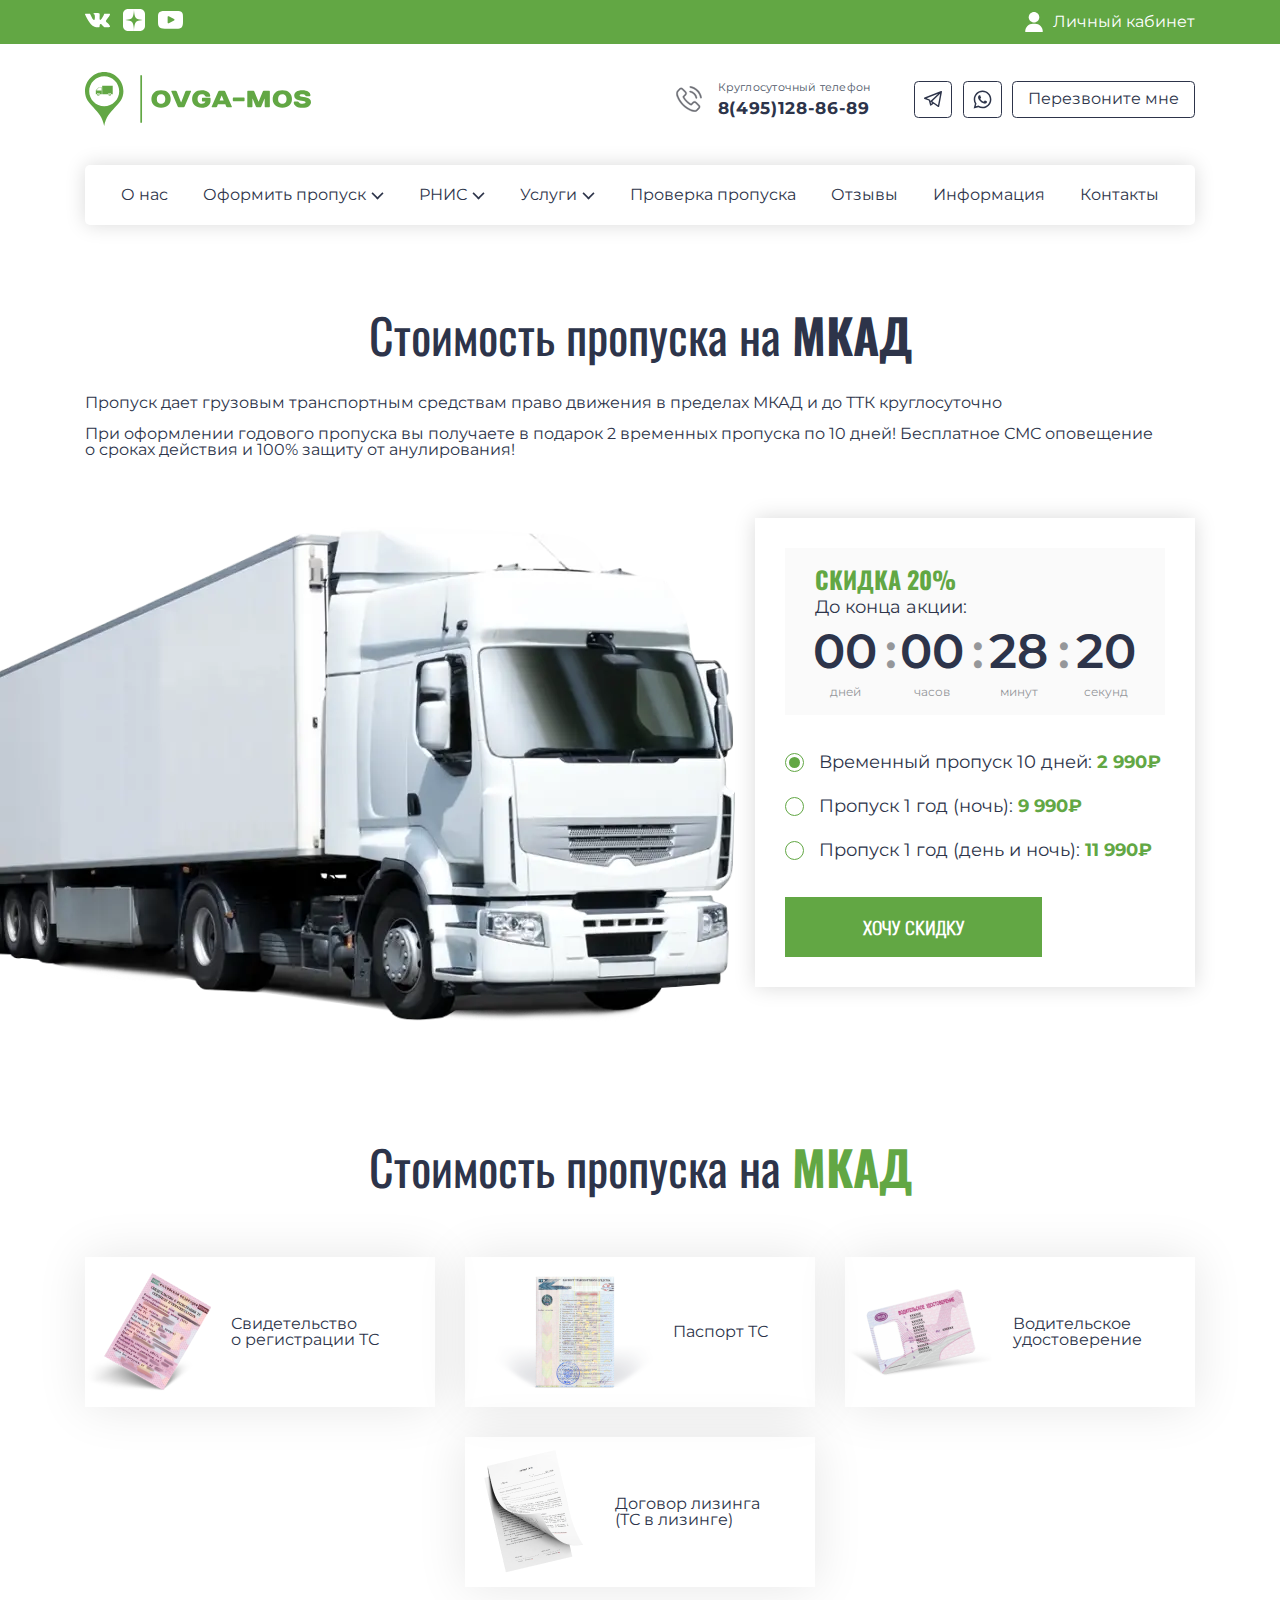
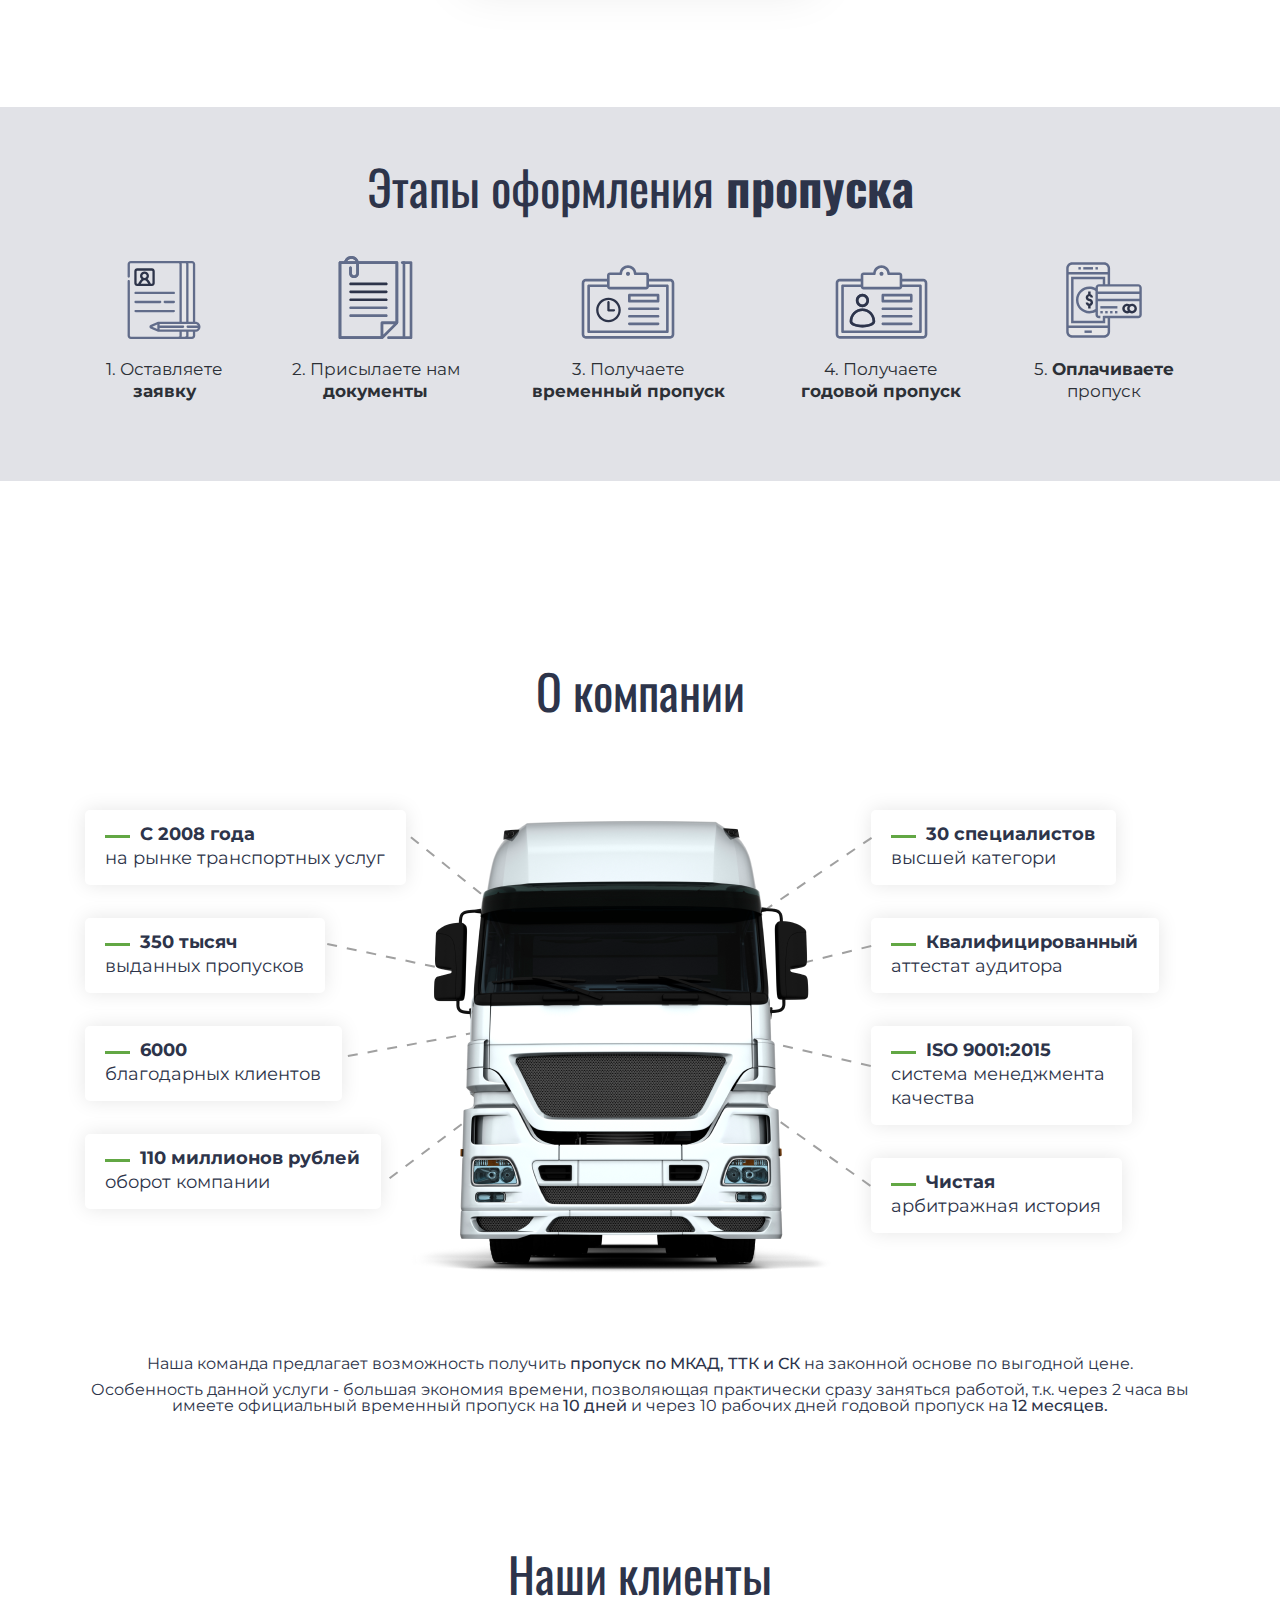
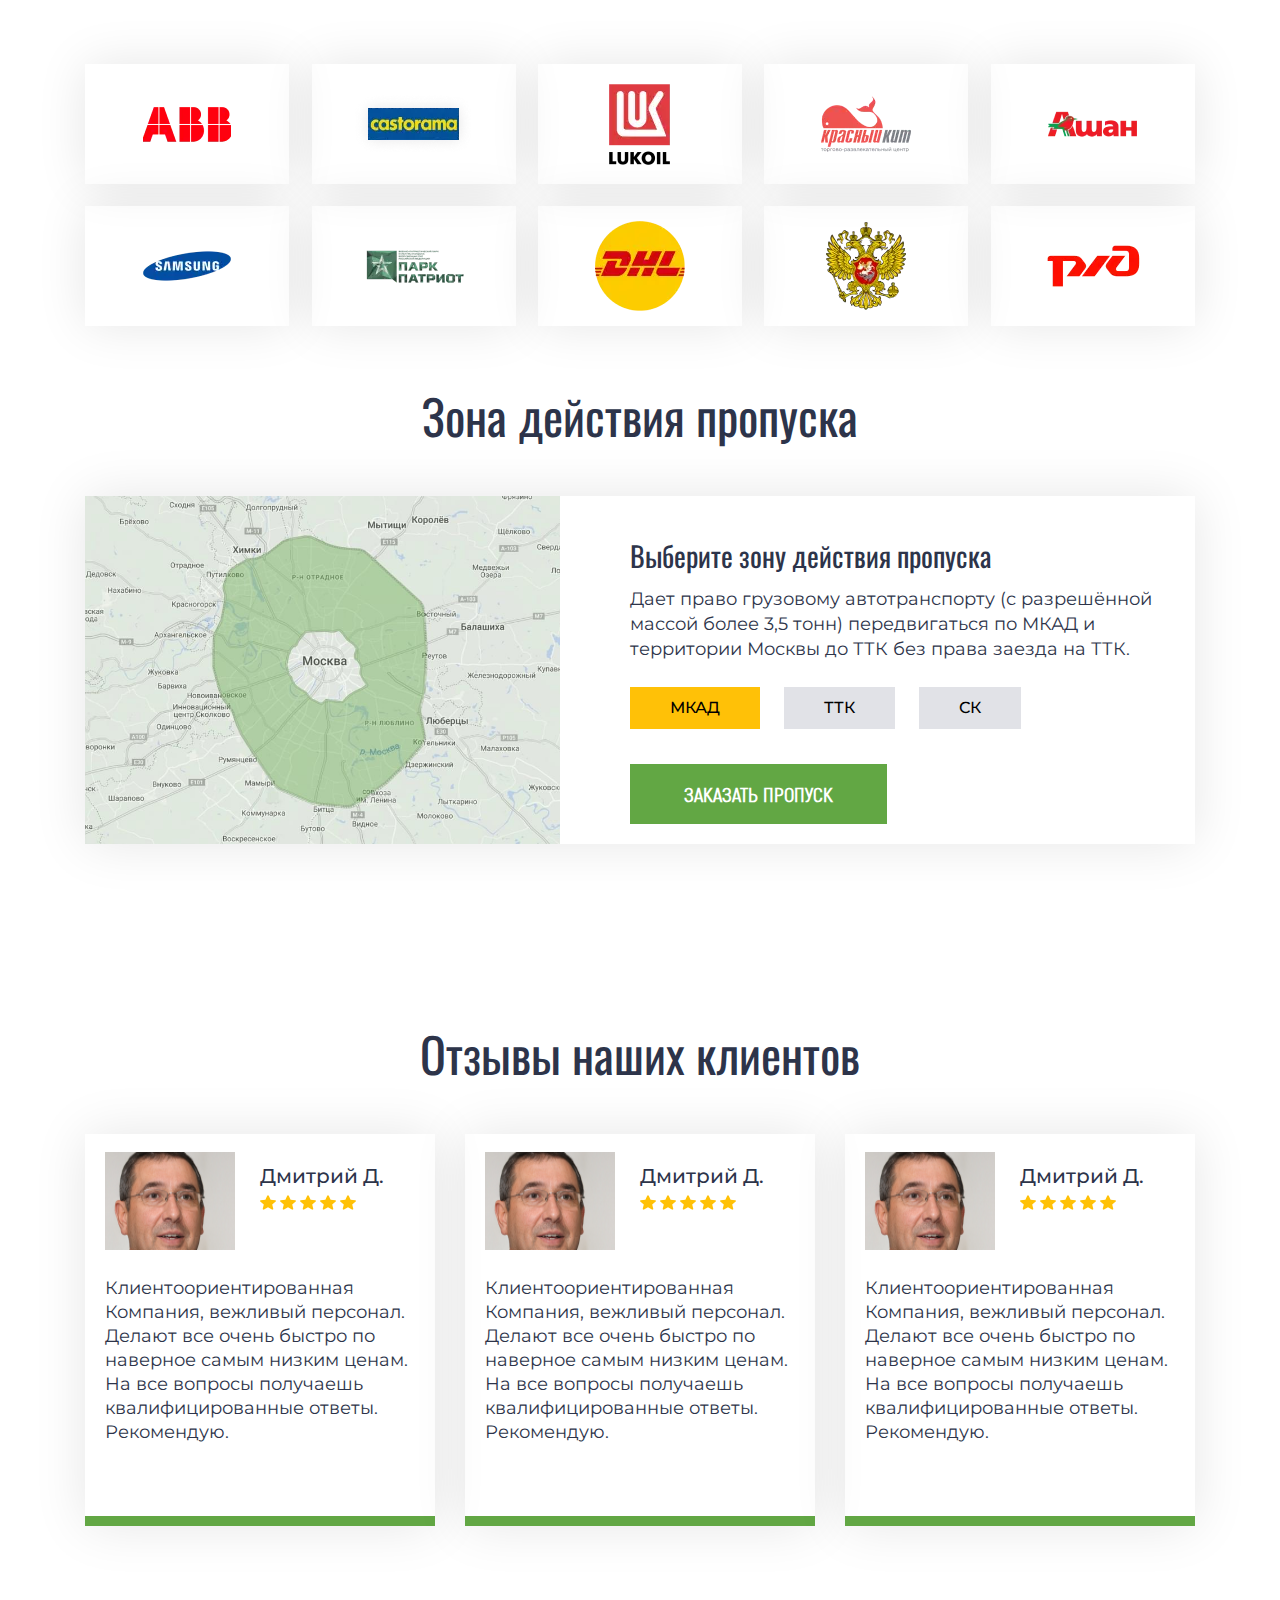
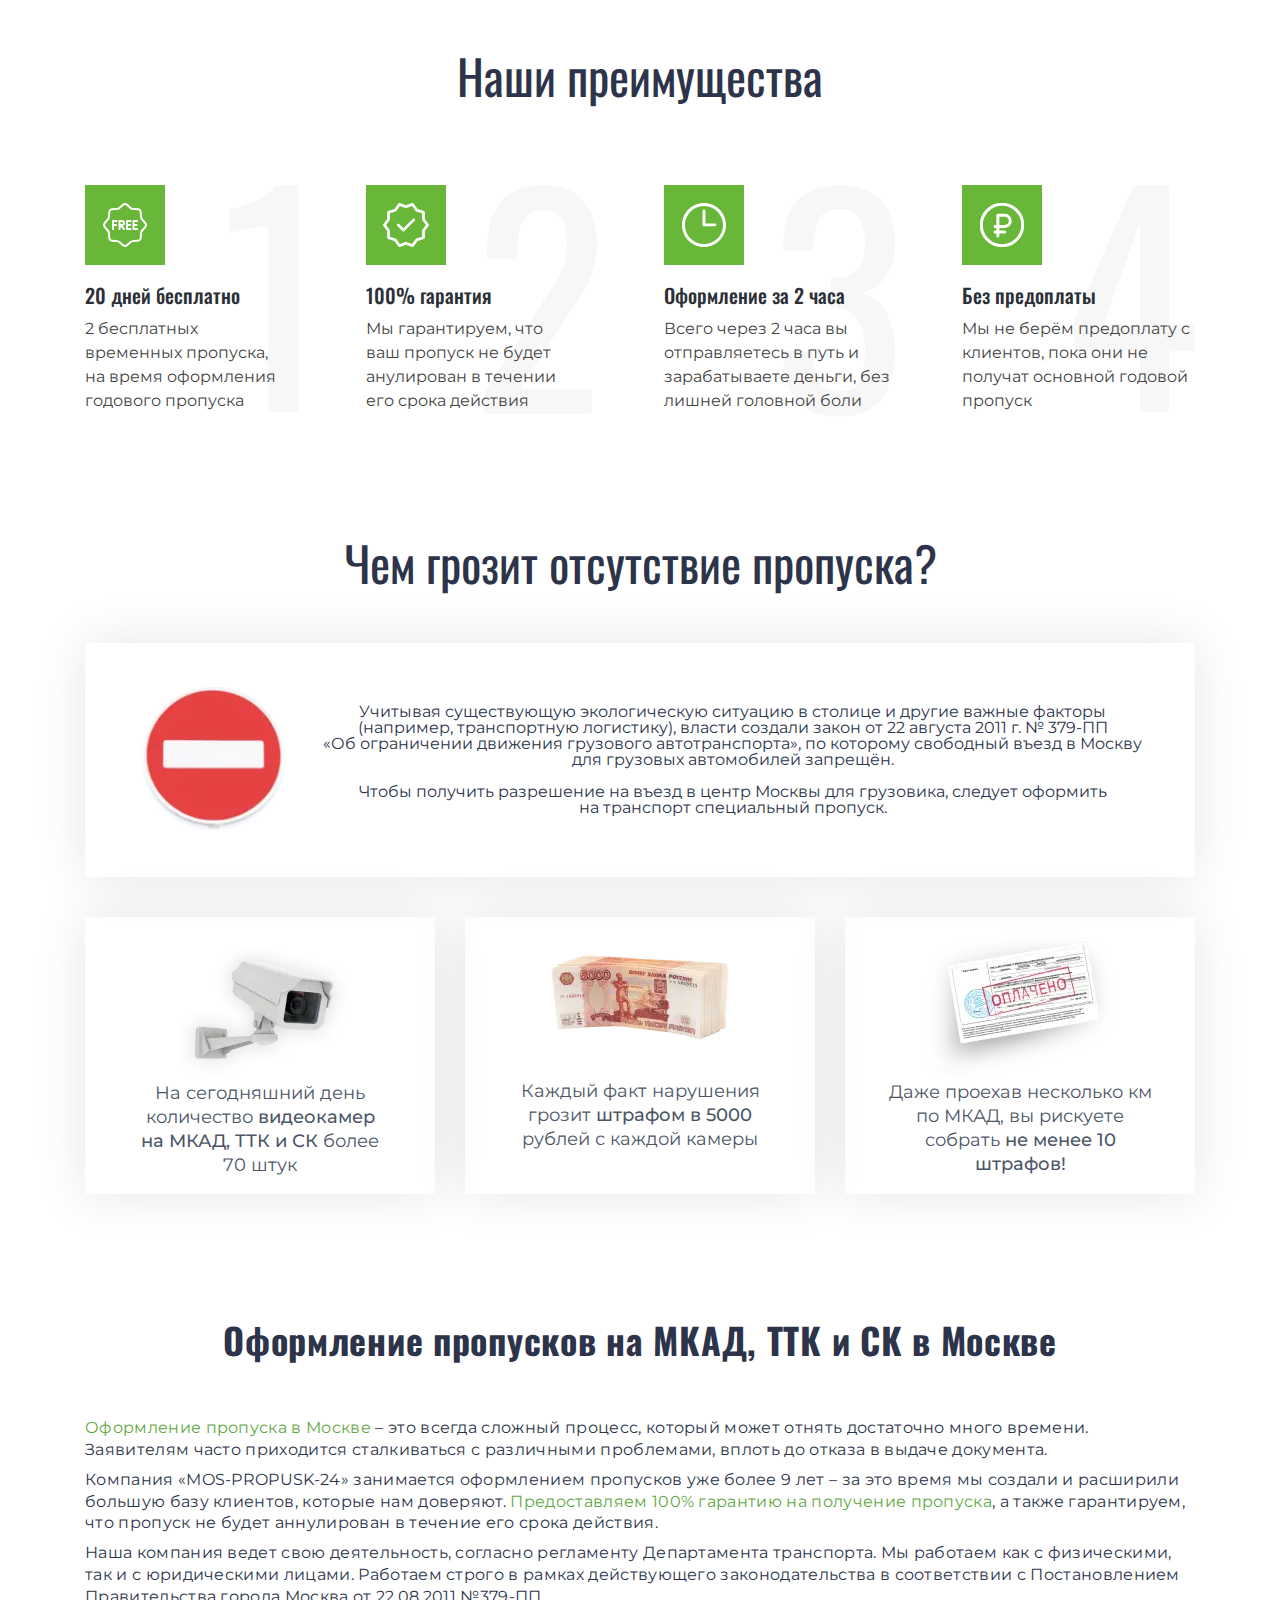
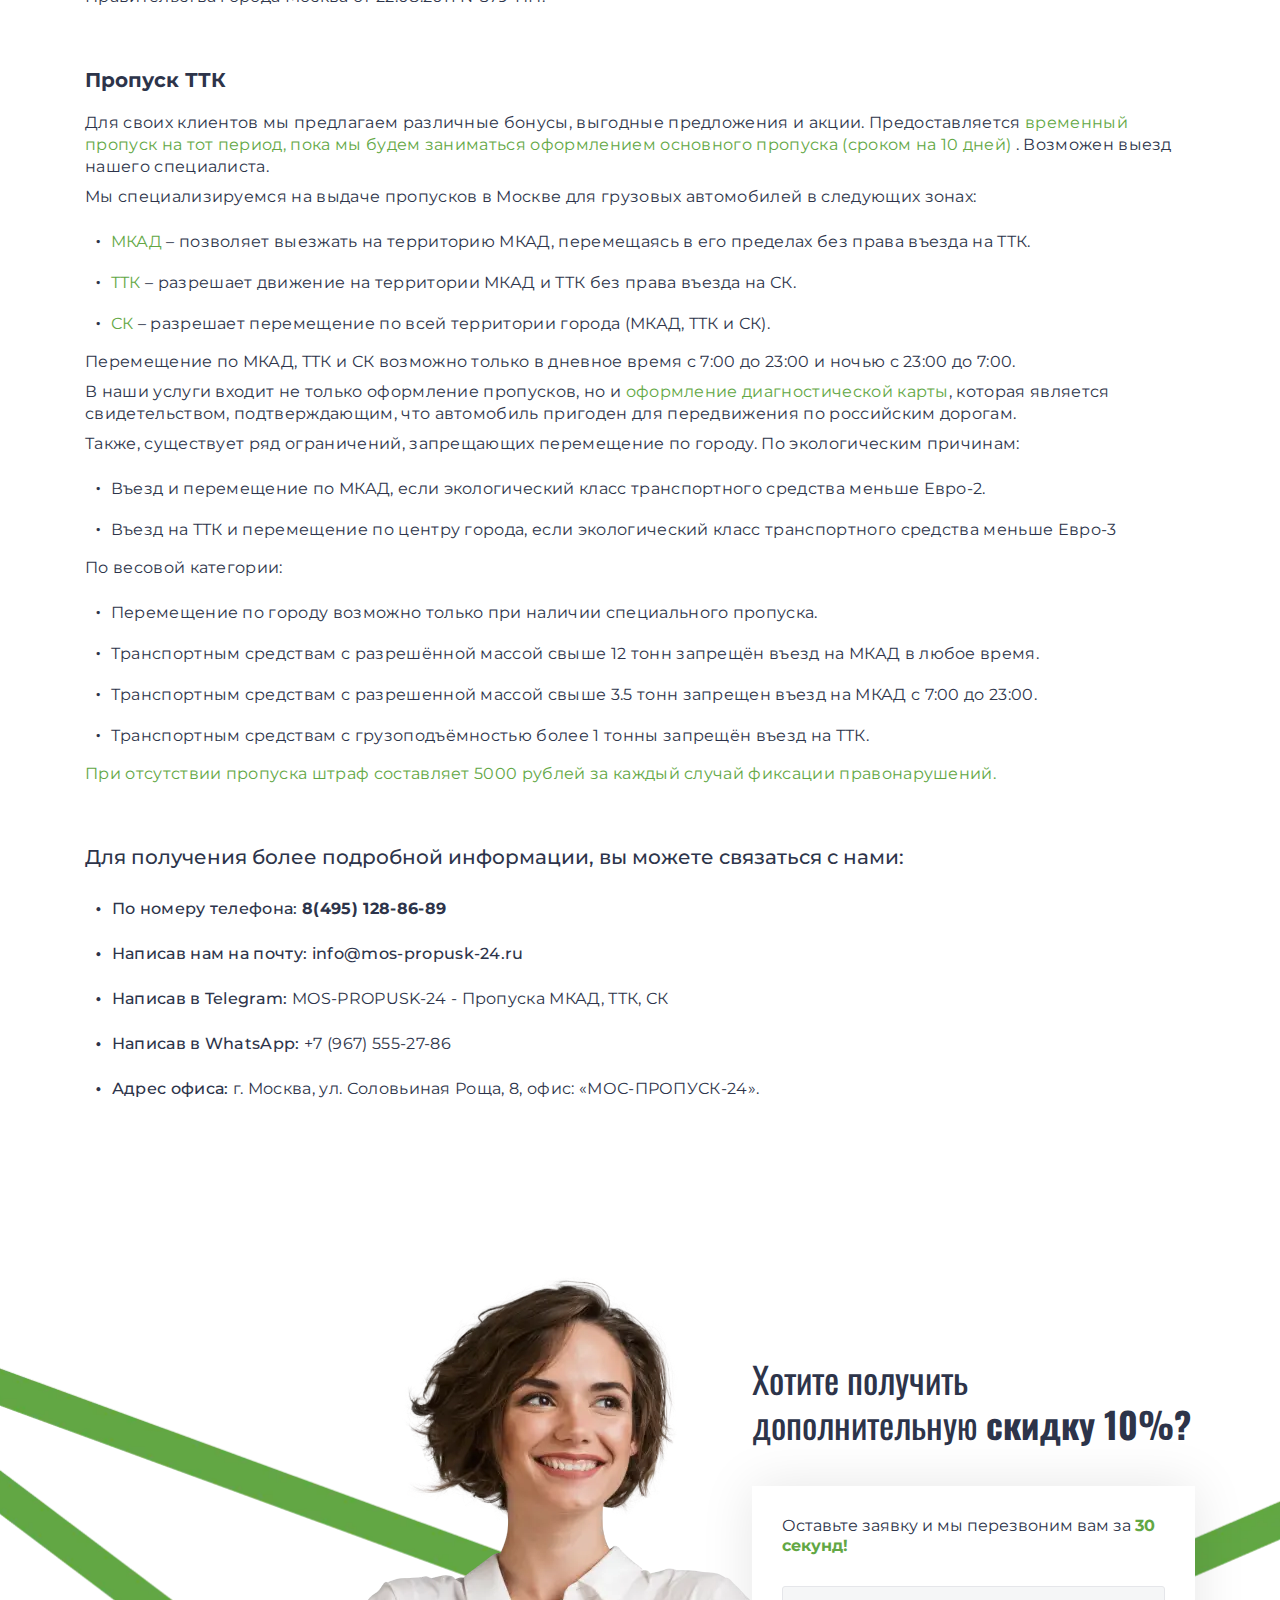
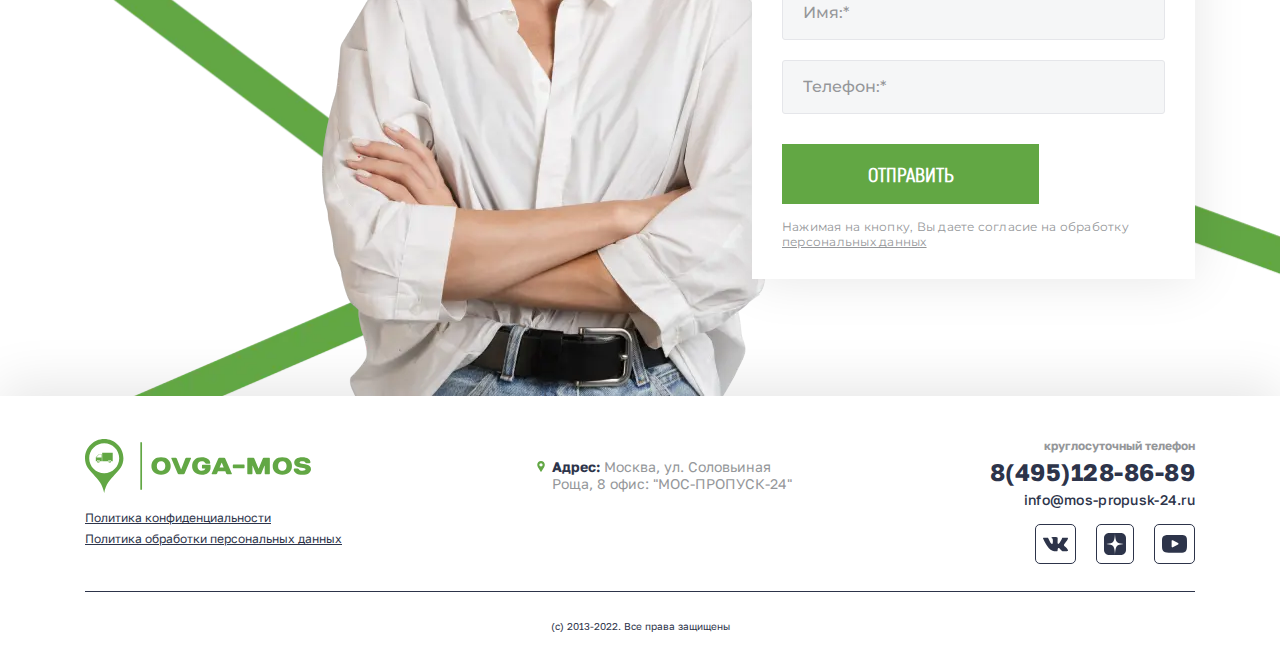
<file: pass-cost.html>
<!DOCTYPE html>
<html lang="ru">
  <head>
  <meta charset="UTF-8">
  <meta http-equiv="X-UA-Compatible" content="IE=edge">
  <meta name="viewport" content="width=device-width, initial-scale=1.0">
  <link href="https://fonts.googleapis.com/css?family=Golos+Text:regular,500,700&display=swap&_v=20230607175803" rel="stylesheet" />
  <link href="https://fonts.googleapis.com/css?family=Oswald:regular,500,700&display=swap&_v=20230607175803" rel="stylesheet" />
  <link href="https://fonts.googleapis.com/css?family=Montserrat:300,regular,500,600,700&display=swap&_v=20230607175803" rel="stylesheet" />
  <link href="https://fonts.googleapis.com/css?family=Inter:700&display=swap&_v=20230607175803" rel="stylesheet" />
  <link rel="stylesheet"  href="https://cdn.jsdelivr.net/npm/swiper@9/swiper-bundle.min.css?_v=20230607175803" />
  <link rel="stylesheet" href="css/style.min.css?_v=20230607175803">
  <title>Сколько стоит пропуск</title>
</head>
  <body>
    <div class="wrapper">
      <header class="header">
  <div class="header__top header-top">
    <div class="container header__container">
      <div class="header-top__wrap">
        <ul class="header-top__socials header-socials">
          <li class="header-socials__item">
            <a href="#" class="header-socials__link">
              <svg
                width="25"
                height="15"
                viewBox="0 0 25 15"
                fill="none"
                xmlns="http://www.w3.org/2000/svg"
              >
                <path
                  d="M24.8675 12.8816C24.8372 12.8164 24.809 12.7623 24.7828 12.7189C24.349 11.9377 23.5201 10.9789 22.2966 9.84205L22.2708 9.81602L22.2578 9.80325L22.2447 9.79017H22.2316C21.6763 9.26081 21.3247 8.90489 21.1774 8.72266C20.908 8.37553 20.8476 8.02417 20.9949 7.66815C21.0989 7.39916 21.4897 6.8311 22.1664 5.96319C22.5223 5.50323 22.8042 5.13458 23.0123 4.85685C24.5137 2.86089 25.1646 1.58544 24.9649 1.03001L24.8873 0.900216C24.8352 0.822074 24.7007 0.750587 24.4841 0.685393C24.2669 0.620335 23.9893 0.609576 23.6507 0.652932L19.9021 0.678828C19.8414 0.657309 19.7547 0.659315 19.6417 0.685393C19.5288 0.71147 19.4724 0.724555 19.4724 0.724555L19.4072 0.757153L19.3554 0.796315C19.312 0.82221 19.2642 0.867756 19.2121 0.932859C19.1603 0.997735 19.1169 1.07387 19.0823 1.16063C18.6742 2.21063 18.2101 3.18686 17.6894 4.08928C17.3683 4.62739 17.0734 5.09374 16.8041 5.4886C16.5351 5.88332 16.3095 6.17414 16.1274 6.36056C15.9451 6.54717 15.7805 6.69666 15.6327 6.80959C15.4851 6.92256 15.3724 6.97029 15.2944 6.95283C15.2162 6.93537 15.1426 6.91805 15.0729 6.90072C14.9515 6.82258 14.8538 6.71631 14.7802 6.58181C14.7063 6.44732 14.6565 6.27804 14.6305 6.07412C14.6046 5.87005 14.5892 5.69453 14.5849 5.54695C14.5808 5.39956 14.5827 5.19107 14.5915 4.92209C14.6005 4.65297 14.6046 4.47088 14.6046 4.37541C14.6046 4.04561 14.611 3.68767 14.6239 3.30152C14.637 2.91537 14.6476 2.60941 14.6565 2.38401C14.6654 2.15838 14.6695 1.91967 14.6695 1.66801C14.6695 1.41635 14.6542 1.21899 14.6239 1.07574C14.594 0.932676 14.5481 0.793807 14.4876 0.659178C14.4267 0.524686 14.3376 0.420648 14.2207 0.346791C14.1036 0.273025 13.958 0.214487 13.7847 0.170993C13.3247 0.0669099 12.739 0.0106055 12.0273 0.00185207C10.4134 -0.0154724 9.37631 0.0887477 8.91639 0.314376C8.73417 0.409706 8.56927 0.539958 8.42183 0.704723C8.26559 0.895702 8.24379 0.999923 8.35659 1.01707C8.87732 1.09507 9.24597 1.28167 9.46293 1.57669L9.54112 1.73302C9.60194 1.84581 9.66267 2.0455 9.72344 2.33181C9.78412 2.61812 9.82328 2.93484 9.84052 3.28178C9.88383 3.91535 9.88383 4.4577 9.84052 4.90887C9.79707 5.36021 9.75604 5.71158 9.71687 5.96324C9.67771 6.2149 9.61917 6.41883 9.54112 6.57498C9.46293 6.73117 9.41092 6.82664 9.38484 6.86128C9.3588 6.89593 9.3371 6.91777 9.31987 6.92634C9.20708 6.96956 9.08977 6.99158 8.96837 6.99158C8.84678 6.99158 8.69934 6.93077 8.52582 6.80922C8.35235 6.68768 8.17231 6.52072 7.9857 6.30809C7.7991 6.09541 7.58866 5.7982 7.35427 5.41643C7.12008 5.03465 6.87708 4.58344 6.62542 4.06279L6.4172 3.68521C6.28704 3.4423 6.10924 3.08861 5.88361 2.62445C5.65785 2.16011 5.4583 1.71095 5.28482 1.27707C5.21548 1.09484 5.11131 0.95611 4.97248 0.860644L4.90733 0.821481C4.86402 0.786832 4.7945 0.75004 4.69912 0.710832C4.60361 0.67167 4.50395 0.643586 4.39973 0.626307L0.833215 0.652203C0.468763 0.652203 0.221479 0.734767 0.0912725 0.899669L0.0391624 0.977674C0.0131301 1.02112 0 1.09051 0 1.18602C0 1.28149 0.0260323 1.39866 0.0781424 1.53739C0.598788 2.76104 1.16498 3.94116 1.77671 5.07792C2.38845 6.21467 2.92004 7.13036 3.37116 7.82416C3.82237 8.51846 4.28228 9.17373 4.75091 9.78966C5.21954 10.4058 5.52974 10.8007 5.68151 10.9742C5.83346 11.1479 5.95282 11.2779 6.03958 11.3646L6.36505 11.677C6.57331 11.8853 6.87913 12.1348 7.28265 12.4254C7.68627 12.7162 8.1331 13.0025 8.62338 13.2848C9.11375 13.5666 9.68423 13.7965 10.3351 13.9744C10.9859 14.1524 11.6194 14.2239 12.2355 14.1894H13.7325C14.036 14.1632 14.266 14.0677 14.4224 13.9029L14.4742 13.8377C14.509 13.7859 14.5416 13.7054 14.5717 13.5972C14.6021 13.4887 14.6173 13.3692 14.6173 13.2392C14.6084 12.8662 14.6368 12.5299 14.7017 12.2306C14.7666 11.9313 14.8405 11.7057 14.9232 11.5537C15.0059 11.4019 15.0992 11.2738 15.203 11.17C15.307 11.0659 15.3811 11.0028 15.4246 10.9811C15.4679 10.9593 15.5024 10.9445 15.5284 10.9356C15.7367 10.8662 15.9818 10.9334 16.2641 11.1375C16.5461 11.3414 16.8107 11.5932 17.0582 11.8925C17.3055 12.192 17.6026 12.5281 17.9497 12.9011C18.2969 13.2743 18.6006 13.5518 18.8608 13.7343L19.121 13.8905C19.2948 13.9947 19.5205 14.0901 19.7982 14.1769C20.0754 14.2636 20.3183 14.2853 20.5269 14.242L23.859 14.19C24.1886 14.19 24.445 14.1354 24.6269 14.0271C24.8092 13.9187 24.9175 13.7992 24.9524 13.6692C24.9872 13.5391 24.9891 13.3915 24.959 13.2264C24.9282 13.0618 24.8977 12.9467 24.8675 12.8816Z"
                  fill="currentColor"
                />
              </svg>
            </a>
          </li>
          <li class="header-socials__item">
            <a href="#" class="header-socials__link">
              <svg
                width="22"
                height="22"
                viewBox="0 0 22 22"
                fill="none"
                xmlns="http://www.w3.org/2000/svg"
              >
                <path
                  fill-rule="evenodd"
                  clip-rule="evenodd"
                  d="M0 5C0 2.23858 2.23858 0 5 0H11C11 0 11 7 9 9C7 11 0 11 0 11V5ZM22 11C22 11 15 11 13 9C11 7 11 0 11 0H17C19.7614 0 22 2.23858 22 5L22 11ZM22 11L22 17C22 19.7614 19.7614 22 17 22L11 22C11 22 11 15 13 13C15 11 22 11 22 11ZM11 22L5 22C2.23858 22 0 19.7614 0 17V11C0 11 7 11 9 13C11 15 11 22 11 22Z"
                  fill="currentColor"
                />
              </svg>
            </a>
          </li>
          <li class="header-socials__item">
            <a href="#" class="header-socials__link">
              <svg
                width="25"
                height="18"
                viewBox="0 0 25 18"
                fill="none"
                xmlns="http://www.w3.org/2000/svg"
              >
                <path
                  d="M24.0256 1.54796C23.1231 0.463746 21.457 0.0214844 18.2751 0.0214844H6.72468C3.46992 0.0214844 1.77556 0.492274 0.876532 1.64659C0 2.77205 0 4.43033 0 6.72542V11.0999C0 15.5462 1.04 17.8037 6.72468 17.8037H18.2752C21.0345 17.8037 22.5635 17.4135 23.5527 16.4566C24.5672 15.4755 25 13.8734 25 11.0999V6.72542C25 4.30505 24.9322 2.63699 24.0256 1.54796ZM16.0501 9.51658L10.8051 12.2871C10.6878 12.3491 10.5596 12.3798 10.4315 12.3798C10.2865 12.3798 10.1419 12.3403 10.0137 12.2619C9.77242 12.1141 9.62508 11.8498 9.62508 11.5647V6.04141C9.62508 5.75678 9.77202 5.4927 10.0128 5.34484C10.2537 5.19699 10.5533 5.18688 10.8032 5.31811L16.0482 8.07079C16.3151 8.21082 16.4827 8.48925 16.4831 8.79303C16.4834 9.09706 16.3165 9.37589 16.0501 9.51658Z"
                  fill="currentColor"
                />
              </svg>
            </a>
          </li>
        </ul>
        <div class="header__actions">
          <a href="#" class="header-top__login">
            <svg
              width="20"
              height="20"
              viewBox="0 0 20 20"
              fill="none"
              xmlns="http://www.w3.org/2000/svg"
            >
              <path
                d="M10 0C7.09223 0 4.72656 2.36566 4.72656 5.27344C4.72656 8.18121 7.09223 10.5469 10 10.5469C12.9078 10.5469 15.2734 8.18121 15.2734 5.27344C15.2734 2.36566 12.9078 0 10 0Z"
                fill="currentColor"
              />
              <path
                d="M16.5612 13.992C15.1174 12.5261 13.2035 11.7188 11.1719 11.7188H8.82812C6.79656 11.7188 4.88258 12.5261 3.43883 13.992C2.00215 15.4507 1.21094 17.3763 1.21094 19.4141C1.21094 19.7377 1.47328 20 1.79688 20H18.2031C18.5267 20 18.7891 19.7377 18.7891 19.4141C18.7891 17.3763 17.9979 15.4507 16.5612 13.992Z"
                fill="currentColor"
              />
            </svg>
            <span>Личный кабинет</span>
          </a>
          <button class="burger">
            <span class="burger__span"></span>
          </button>
        </div>
      </div>
    </div>
  </div>
  <div class="header__bottom header-bottom">
    <div class="container header__container">
      <div class="header-bottom__wrap">
        <div class="header__logo-wrap">
          <a href="/" class="header__logo logo">
            <img src="img/logo.svg" alt="Логотип">
          </a>
        </div>
        <div class="header-bottom__contacts header-contacts">
          <div class="header-contacts__phone">
            <img src="img/icons/phonecall-icon.svg" alt="Иконка звонка" />
            <div class="header-contacts__phone-wrap">
              <span> Круглосуточный телефон </span>
              <a href="tel:+74951288689" class="header-contacts__phone-link">
                8(495)128-86-89
              </a>
            </div>
          </div>
          <div class="header-contacts__links">
            <a href="#" class="header-contacts__link">
              <svg
                width="18"
                height="18"
                viewBox="0 0 18 18"
                fill="none"
                xmlns="http://www.w3.org/2000/svg"
              >
                <path
                  d="M14.4905 17.0502C14.3499 17.0502 14.2103 17.0086 14.0905 16.9274L9.56456 13.8574L7.13711 15.604C6.94673 15.7409 6.70134 15.7754 6.48028 15.6964C6.25949 15.6172 6.09182 15.4343 6.03197 15.2075L4.81311 10.5884L0.458013 8.92315C0.183842 8.81826 0.00201159 8.55597 1.65783e-05 8.26242C-0.00197843 7.96887 0.176242 7.7041 0.449083 7.59552L17.0088 1.00629C17.0839 0.974372 17.1634 0.955942 17.2436 0.951002C17.2723 0.949292 17.3011 0.949292 17.3297 0.950907C17.4958 0.960787 17.6589 1.02843 17.7862 1.15326C17.7994 1.16618 17.8119 1.17938 17.8238 1.19316C17.9292 1.31362 17.9872 1.46049 17.9981 1.61011C18.0008 1.64773 18.0006 1.68583 17.9973 1.72392C17.995 1.75109 17.9911 1.77817 17.9856 1.80505L15.1904 16.4711C15.1454 16.7067 14.9851 16.9039 14.7635 16.9958C14.6757 17.0323 14.5829 17.0502 14.4905 17.0502ZM9.96194 12.405L13.9935 15.1396L16.1684 3.72777L8.31312 11.2866L9.94294 12.3922C9.9495 12.3963 9.95577 12.4006 9.96194 12.405ZM6.60587 11.7969L7.14566 13.8423L8.30865 13.0054L6.7858 11.9724C6.71502 11.9245 6.65441 11.8648 6.60587 11.7969ZM2.67295 8.24427L5.66337 9.3876C5.87759 9.46949 6.03928 9.64961 6.0978 9.87134L6.47705 11.3086C6.49443 11.1428 6.56958 10.9868 6.69165 10.8693L14.1766 3.66697L2.67295 8.24427Z"
                  fill="currentColor"
                />
              </svg>
            </a>
            <a href="#" class="header-contacts__link">
              <svg
                width="19"
                height="19"
                viewBox="0 0 19 19"
                fill="none"
                xmlns="http://www.w3.org/2000/svg"
              >
                <path
                  fill-rule="evenodd"
                  clip-rule="evenodd"
                  d="M15.8007 3.17307C14.1342 1.50467 11.918 0.585451 9.55696 0.584473C4.69179 0.584473 0.732244 4.54391 0.730288 9.41038C0.729635 10.966 1.13603 12.4846 1.90847 13.8232L0.65625 18.397L5.3354 17.1695C6.6247 17.8728 8.0762 18.2435 9.55337 18.2439H9.55706C14.4217 18.2439 18.3817 14.2841 18.3835 9.41745C18.3845 7.0589 17.4672 4.84136 15.8007 3.17307ZM9.55696 16.7533H9.55391C8.23754 16.7527 6.94651 16.3989 5.81996 15.7306L5.55219 15.5716L2.77551 16.3L3.51664 13.5928L3.34215 13.3152C2.60775 12.1472 2.21995 10.7971 2.22061 9.41092C2.22213 5.36604 5.51327 2.07523 9.55989 2.07523C11.5194 2.07588 13.3615 2.83995 14.7465 4.22666C16.1316 5.61337 16.894 7.45659 16.8933 9.4169C16.8916 13.4621 13.6006 16.7533 9.55696 16.7533ZM13.5811 11.2587C13.3606 11.1483 12.2762 10.6149 12.074 10.5412C11.872 10.4676 11.7248 10.4309 11.5779 10.6516C11.4308 10.8723 11.0082 11.3692 10.8795 11.5163C10.7508 11.6635 10.6223 11.682 10.4017 11.5715C10.1811 11.4611 9.47052 11.2282 8.62806 10.4768C7.97249 9.892 7.52989 9.16978 7.40117 8.94909C7.27266 8.72817 7.40008 8.62032 7.49793 8.49899C7.73668 8.20251 7.97575 7.89169 8.04924 7.74459C8.12284 7.59738 8.08599 7.46855 8.03076 7.3582C7.97575 7.24785 7.53468 6.16229 7.35094 5.72057C7.17177 5.2907 6.9901 5.34875 6.85464 5.34201C6.72613 5.3356 6.57904 5.33429 6.43194 5.33429C6.28495 5.33429 6.04599 5.38941 5.84377 5.61033C5.64166 5.83114 5.07198 6.36462 5.07198 7.45018C5.07198 8.53574 5.86225 9.58444 5.97249 9.73164C6.08274 9.87885 7.52772 12.1065 9.74004 13.0617C10.2662 13.2891 10.677 13.4247 10.9974 13.5264C11.5257 13.6942 12.0064 13.6705 12.3865 13.6138C12.8103 13.5504 13.6912 13.0802 13.8752 12.5651C14.0589 12.0499 14.0589 11.6083 14.0037 11.5163C13.9487 11.4243 13.8016 11.3692 13.5811 11.2587Z"
                  fill="currentColor"
                />
              </svg>
            </a>
            <a href="#" class="header-contacts__link header-contacts__link--btn"
              >Перезвоните мне</a
            >
          </div>
        </div>
      </div>
    </div>
  </div>
  <nav data-da=".header-bottom__wrap,858,last" class="header__menu header-menu">
    <div class="container header__container header-menu__container">
      <ul class="header-menu__list">
        <li class="header-menu__item">
          <a href="/about-us.html" class="header-menu__link">О нас</a>
        </li>
        <li class="header-menu__item">
          <div class="header-menu__dropdown-wrap">
            <a href="/pass-cost.html" class="header-menu__link header-menu__link--dropdown">
              Оформить пропуск
            </a>
            <svg
                width="13"
                height="8"
                viewBox="0 0 13 8"
                fill="none"
                xmlns="http://www.w3.org/2000/svg"
              >
                <line
                  x1="1.06569"
                  y1="0.934315"
                  x2="7.06569"
                  y2="6.93431"
                  stroke="currentColor"
                  stroke-width="1.6"
                />
                <line
                  y1="-0.8"
                  x2="8.48528"
                  y2="-0.8"
                  transform="matrix(-0.707107 0.707107 0.707107 0.707107 12.5 1.5)"
                  stroke="currentColor"
                  stroke-width="1.6"
                />
            </svg>
          </div>
          <ul class="header-menu__sub-list">
            <li class="header-menu__sub-item">
              <a href="/check-number.html" class="header-menu__sub-link">
                категория
              </a>
            </li>
            <li class="header-menu__sub-item">
              <a href="/info.html" class="header-menu__sub-link">
                категория
              </a>
            </li>
            <li class="header-menu__sub-item">
              <a href="/article.html" class="header-menu__sub-link">
                категория
              </a>
            </li>
          </ul>
        </li>
        <li class="header-menu__item">
          <div class="header-menu__dropdown-wrap">
            <a href="#" class="header-menu__link header-menu__link--dropdown">
              РНИС
            </a>
            <svg
                width="13"
                height="8"
                viewBox="0 0 13 8"
                fill="none"
                xmlns="http://www.w3.org/2000/svg"
              >
                <line
                  x1="1.06569"
                  y1="0.934315"
                  x2="7.06569"
                  y2="6.93431"
                  stroke="currentColor"
                  stroke-width="1.6"
                />
                <line
                  y1="-0.8"
                  x2="8.48528"
                  y2="-0.8"
                  transform="matrix(-0.707107 0.707107 0.707107 0.707107 12.5 1.5)"
                  stroke="currentColor"
                  stroke-width="1.6"
                />
            </svg>
          </div>
          <ul class="header-menu__sub-list">
            <li class="header-menu__sub-item">
              <a href="/check-rnis.html" class="header-menu__sub-link">
                Проверьте регистрацию РНИС
              </a>
            </li>
            <li class="header-menu__sub-item">
              <a href="/cost-rnis.html" class="header-menu__sub-link">
                Стоимость подключения к РНИС
              </a>
            </li>
            <li class="header-menu__sub-item">
              <a href="/make-card.html" class="header-menu__sub-link">
                Оформить диагностическую карту
              </a>
            </li>
          </ul>
        </li>
        <li class="header-menu__item">
          <div class="header-menu__dropdown-wrap">
            <a href="" class="header-menu__link header-menu__link--dropdown">
              Услуги
            </a>
            <svg
                width="13"
                height="8"
                viewBox="0 0 13 8"
                fill="none"
                xmlns="http://www.w3.org/2000/svg"
              >
                <line
                  x1="1.06569"
                  y1="0.934315"
                  x2="7.06569"
                  y2="6.93431"
                  stroke="currentColor"
                  stroke-width="1.6"
                />
                <line
                  y1="-0.8"
                  x2="8.48528"
                  y2="-0.8"
                  transform="matrix(-0.707107 0.707107 0.707107 0.707107 12.5 1.5)"
                  stroke="currentColor"
                  stroke-width="1.6"
                />
            </svg>
          </div>
          <ul class="header-menu__sub-list">
            <li class="header-menu__sub-item">
              <a href="" class="header-menu__sub-link">
                Проверьте регистрацию РНИС
              </a>
            </li>
            <li class="header-menu__sub-item">
              <a href="" class="header-menu__sub-link">категория

              </a>
            </li>
            <li class="header-menu__sub-item">
              <a href="" class="header-menu__sub-link">категория

              </a>
            </li>
          </ul>
        </li>
        <li class="header-menu__item">
          <a href="" class="header-menu__link">Проверка пропуска</a>
        </li>
        <li class="header-menu__item">
          <a href="/reviews.html" class="header-menu__link">Отзывы</a>
        </li>
        <li class="header-menu__item">
          <a href="/info.html" class="header-menu__link">Информация</a>
        </li>
        <li class="header-menu__item">
          <a href="/contacts.html" class="header-menu__link">Контакты</a>
        </li>
      </ul>
    </div>
  </nav>
</header>

<!-- Доработать выпадающие меню, подключить JS -->

      <main class="main">
        <section class="countdown-section">
          <div class="countdown-section__img-wrap">
            <div class="container countdown-section__txt-wrap">
              <h1 class="section-title countdown-section__title">
                Стоимость пропуска на <span>МКАД</span>
              </h1>
              <p class="section-txt countdown-section__txt">
                Пропуск дает грузовым транспортным средствам право движения в
                пределах МКАД и до ТТК круглосуточно
              </p>
              <p class="section-txt countdown-section__txt">
                При оформлении годового пропуска вы получаете в подарок
                2 временных пропуска по 10 дней! Бесплатное СМС оповещение
                о сроках действия и 100% защиту от анулирования!
              </p>
            </div>
            <picture><source srcset="img/countdown/truck.webp" type="image/webp"><img src="img/countdown/truck.png" alt="грузовик" /></picture>
            <div class="container timer-container">
              <form class="countdown-form" action="/">
                <div class="countdown-wrap">
                  <span class="sale countdown-wrap__sale"> СКИДКА 20% </span>
                  <h3 class="countdown-wrap__title">До конца акции:</h3>
                  <div id="countdown" class="countdown">
                    <div class="countdown-number">
                      <span class="days countdown-time">00</span
                      ><span class="countdown-text">дней</span>
                    </div>
                    <span class="countdown-point">:</span>
                    <div class="countdown-number">
                      <span class="hours countdown-time">00</span
                      ><span class="countdown-text">часов</span>
                    </div>
                    <span class="countdown-point">:</span>
                    <div class="countdown-number">
                      <span class="minutes countdown-time">00</span
                      ><span class="countdown-text">минут</span>
                    </div>
                    <span class="countdown-point">:</span>
                    <div class="countdown-number">
                      <span class="seconds countdown-time">00</span
                      ><span class="countdown-text">секунд</span>
                    </div>
                  </div>
                </div>
                <ul class="inputs-wrap">
                  <li class="inputs-wrap__item">
                    <input
                      class="input-radio"
                      id="temporary"
                      name="pass-type"
                      value="temporary"
                      type="radio"
                      checked
                    />
                    <label for="temporary">
                      Временный пропуск 10 дней: <span>2 990₽</span>
                    </label>
                  </li>
                  <li class="inputs-wrap__item">
                    <input
                      class="input-radio"
                      id="night"
                      name="pass-type"
                      value="night"
                      type="radio"
                    />
                    <label for="night">
                      Пропуск 1 год (ночь): <span>9 990₽</span>
                    </label>
                  </li>
                  <li class="inputs-wrap__item">
                    <input
                      class="input-radio"
                      id="day-night"
                      name="pass-type"
                      value="day-night"
                      type="radio"
                    />
                    <label for="day-night">
                      Пропуск 1 год (день и ночь): <span>11 990₽</span>
                    </label>
                  </li>
                </ul>
                <button class="btn">хочу скидку</button>
              </form>
            </div>
          </div>
        </section>
        <section class="pass-cost">
          <div class="container">
            <h2 class="section-title pass-cost__title">
              Стоимость пропуска на <span class="green">МКАД</span>
            </h2>
            <div class="pass-cost__wrap">
              <div class="price__card price-card">
                <img
                  src="img/pass-cost/price1.png"
                  alt="Свидетельство о регистрации ТС"
                  class="price-flex__img"
                />
                <div class="price-card__text">
                  Свидетельство о регистрации ТС
                </div>
              </div>
              <div class="price__card price-card">
                <img
                  src="img/pass-cost/price2.png"
                  alt="Паспорт ТС"
                  class="price-flex__img"
                />
                <div class="price-card__text">Паспорт ТС</div>
              </div>
              <div class="price__card price-card">
                <img
                  src="img/pass-cost/price3.png"
                  alt="Водительское удостоверение"
                  class="price-flex__img"
                />
                <div class="price-card__text">Водительское удостоверение</div>
              </div>
              <div class="price__card price-card">
                <img
                  src="img/pass-cost/price4.png"
                  alt="Договор лизинга (ТС в лизинге)"
                  class="price-flex__img"
                />
                <div class="price-card__text">
                  Договор лизинга (ТС в лизинге)
                </div>
              </div>
            </div>
          </div>
        </section>
        <section class="steps">
          <div class="container">
            <h2 class="section-title sectionTitle_shadow">
              Этапы оформления<span> пропуска</span>
            </h2>
            <div class="steps__wrapper">
              <div class="step">
                <img
                  src="img/steps/step1.svg"
                  alt="Не удалось загрузить картинку"
                  class="step__img"
                />
                <div class="step__text">1. Оставляете <span>заявку</span></div>
              </div>
              <div class="step">
                <img
                  src="img/steps/step2.svg"
                  alt="Не удалось загрузить картинку"
                  class="step__img"
                />
                <div class="step__text">
                  2. Присылаете нам <span>документы</span>
                </div>
              </div>
              <div class="step">
                <img
                  src="img/steps/step3.svg"
                  alt="Не удалось загрузить картинку"
                  class="step__img"
                />
                <div class="step__text">
                  3. Получаете <span>временный пропуск</span>
                </div>
              </div>
              <div class="step">
                <img
                  src="img/steps/step4.svg"
                  alt="Не удалось загрузить картинку"
                  class="step__img"
                />
                <div class="step__text">
                  4. Получаете <span>годовой пропуск</span>
                </div>
              </div>
              <div class="step">
                <img
                  src="img/steps/step5.svg"
                  alt="Не удалось загрузить картинку"
                  class="step__img"
                />
                <div class="step__text">
                  5. <span>Оплачиваете </span>пропуск
                </div>
              </div>
            </div>
          </div>
        </section>
        <section class="about-company">
          <div class="container">
            <h2 class="section-title about-company__title">О компании</h2>
            <div class="companyWrapper">
              <div class="infoWrapper">
                <div class="companyInfo">
                  <span>С 2008 года</span><br />на рынке транспортных услуг
                </div>
                <div class="companyInfo">
                  <span>350 тысяч</span><br />выданных пропусков
                </div>
                <div class="companyInfo">
                  <span>6000</span><br />благодарных клиентов
                </div>
                <div class="companyInfo">
                  <span>110 миллионов рублей</span><br />оборот компании
                </div>
              </div>
              <img
                src="img/about-company/cargoCar.png"
                alt="Не удалось загрузить изображение"
                class="infoWrapper__img"
              />
              <img
                src="img/about-company/spiderArrows.svg"
                alt=""
                class="infoWrapper__arrows"
              />
              <div class="infoWrapper">
                <div class="companyInfo">
                  <span>30 специалистов</span><br />высшей категори
                </div>
                <div class="companyInfo">
                  <span>Квалифицированный</span><br />аттестат аудитора
                </div>
                <div class="companyInfo">
                  <span>ISO 9001:2015</span><br />система менеджмента качества
                </div>
                <div class="companyInfo">
                  <span>Чистая</span><br />арбитражная история
                </div>
              </div>
            </div>
            <div class="sectionText sectionText_company">
              Наша команда предлагает возможность получить
              <span>пропуск по МКАД, ТТК и СК</span> на законной основе по
              выгодной цене.
            </div>
            <div class="sectionText sectionText_company">
              Особенность данной услуги - большая экономия времени, позволяющая
              практически сразу заняться работой, т.к. через 2 часа вы имеете
              официальный временный пропуск на <span>10 дней</span> и через 10
              рабочих дней годовой пропуск на <span>12 месяцев.</span>
            </div>
          </div>
        </section>
        <section class="clients">
          <div class="container">
            <h2 class="section-title clients__title">Наши клиенты</h2>
            <div class="clients__wrapper">
              <div class="clients__element">
                <picture><source srcset="img/clients/clients1.webp" type="image/webp"><img src="img/clients/clients1.png" alt="" /></picture>
              </div>
              <div class="clients__element">
                <picture><source srcset="img/clients/clients2.webp" type="image/webp"><img src="img/clients/clients2.png" alt="" /></picture>
              </div>
              <div class="clients__element">
                <picture><source srcset="img/clients/clients3.webp" type="image/webp"><img src="img/clients/clients3.png" alt="" /></picture>
              </div>
              <div class="clients__element">
                <picture><source srcset="img/clients/clients4.webp" type="image/webp"><img src="img/clients/clients4.png" alt="" /></picture>
              </div>
              <div class="clients__element">
                <picture><source srcset="img/clients/clients5.webp" type="image/webp"><img src="img/clients/clients5.png" alt="" /></picture>
              </div>
              <div class="clients__element">
                <picture><source srcset="img/clients/clients6.webp" type="image/webp"><img src="img/clients/clients6.png" alt="" /></picture>
              </div>
              <div class="clients__element">
                <picture><source srcset="img/clients/clients7.webp" type="image/webp"><img src="img/clients/clients7.png" alt="" /></picture>
              </div>
              <div class="clients__element">
                <picture><source srcset="img/clients/clients8.webp" type="image/webp"><img src="img/clients/clients8.png" alt="" /></picture>
              </div>
              <div class="clients__element">
                <picture><source srcset="img/clients/clients9.webp" type="image/webp"><img src="img/clients/clients9.png" alt="" /></picture>
              </div>
              <div class="clients__element">
                <picture><source srcset="img/clients/clients10.webp" type="image/webp"><img src="img/clients/clients10.png" alt="" /></picture>
              </div>
            </div>
          </div>
        </section>
        <section class="zone">
          <div class="container">
            <h2 class="section-title zone__title">Зона действия пропуска</h2>
            <div class="zone__wrapper">
              <div class="zone__img-wrap">
                <img
                  id="MCAR-img"
                  src="img/zone/MoscowMCAR.png"
                  alt=""
                  class="zone__img zone__img--active"
                />
                <img
                  id="TTC-img"
                  src="img/zone/MoscowTTC.png"
                  alt=""
                  class="zone__img"
                />
                <img
                  id="SC-img"
                  src="img/zone/MoscowSC.png"
                  alt=""
                  class="zone__img"
                />
              </div>
              <div class="zone-column zone__column">
                <h3 class="zone-column__title">
                  Выберите зону действия пропуска
                </h3>
                <div class="zone-column__text">
                  Дает право грузовому автотранспорту (с разрешённой массой
                  более 3,5 тонн) передвигаться по МКАД и территории Москвы до
                  ТТК без права заезда на ТТК.
                </div>
                <button id="MCAR" class="road-button choosed-button">
                  МКАД
                </button>
                <button id="TTC" class="road-button">ТТК</button>
                <button id="SC" class="road-button">СК</button>
                <button class="btn">Заказать пропуск</button>
              </div>
            </div>
          </div>
        </section>
        <section class="reviews">
          <div class="container">
            <h2 class="section-title reviews__title">Отзывы наших клиентов</h2>
            <div class="reviews-wrapper">
              <div class="reviews-element">
                <div class="person">
                  <img
                    src="img/reviews/face.png"
                    alt=""
                    class="person__face"
                  />
                  <div class="person__right">
                    <div class="person__name">Дмитрий Д.</div>
                    <ul class="person__rating">
                      <li class="person__rating-item">
                        <svg
                          width="16"
                          height="15"
                          viewBox="0 0 16 15"
                          fill="none"
                          xmlns="http://www.w3.org/2000/svg"
                        >
                          <path
                            d="M15.9583 5.75398C15.8536 5.45024 15.5662 5.23452 15.2262 5.20579L10.6082 4.81268L8.78208 0.805654C8.64744 0.511991 8.34079 0.321899 8.00008 0.321899C7.65938 0.321899 7.35273 0.511991 7.21808 0.80634L5.39198 4.81268L0.773211 5.20579C0.433847 5.2352 0.147219 5.45024 0.0418692 5.75398C-0.0634802 6.05771 0.0338123 6.39086 0.290533 6.60086L3.78122 9.47088L2.7519 13.7217C2.67658 14.0342 2.80598 14.3573 3.0826 14.5448C3.23128 14.6455 3.40524 14.6967 3.58066 14.6967C3.73191 14.6967 3.88193 14.6585 4.01658 14.583L8.00008 12.351L11.9821 14.583C12.2735 14.7473 12.6408 14.7323 12.9168 14.5448C13.1936 14.3567 13.3229 14.0335 13.2475 13.7217L12.2182 9.47088L15.7089 6.60143C15.9656 6.39086 16.0636 6.05828 15.9583 5.75398Z"
                            fill="#FFC107"
                          />
                        </svg>
                      </li>
                      <li class="person__rating-item">
                        <svg
                          width="16"
                          height="15"
                          viewBox="0 0 16 15"
                          fill="none"
                          xmlns="http://www.w3.org/2000/svg"
                        >
                          <path
                            d="M15.9583 5.75398C15.8536 5.45024 15.5662 5.23452 15.2262 5.20579L10.6082 4.81268L8.78208 0.805654C8.64744 0.511991 8.34079 0.321899 8.00008 0.321899C7.65938 0.321899 7.35273 0.511991 7.21808 0.80634L5.39198 4.81268L0.773211 5.20579C0.433847 5.2352 0.147219 5.45024 0.0418692 5.75398C-0.0634802 6.05771 0.0338123 6.39086 0.290533 6.60086L3.78122 9.47088L2.7519 13.7217C2.67658 14.0342 2.80598 14.3573 3.0826 14.5448C3.23128 14.6455 3.40524 14.6967 3.58066 14.6967C3.73191 14.6967 3.88193 14.6585 4.01658 14.583L8.00008 12.351L11.9821 14.583C12.2735 14.7473 12.6408 14.7323 12.9168 14.5448C13.1936 14.3567 13.3229 14.0335 13.2475 13.7217L12.2182 9.47088L15.7089 6.60143C15.9656 6.39086 16.0636 6.05828 15.9583 5.75398Z"
                            fill="#FFC107"
                          />
                        </svg>
                      </li>
                      <li class="person__rating-item">
                        <svg
                          width="16"
                          height="15"
                          viewBox="0 0 16 15"
                          fill="none"
                          xmlns="http://www.w3.org/2000/svg"
                        >
                          <path
                            d="M15.9583 5.75398C15.8536 5.45024 15.5662 5.23452 15.2262 5.20579L10.6082 4.81268L8.78208 0.805654C8.64744 0.511991 8.34079 0.321899 8.00008 0.321899C7.65938 0.321899 7.35273 0.511991 7.21808 0.80634L5.39198 4.81268L0.773211 5.20579C0.433847 5.2352 0.147219 5.45024 0.0418692 5.75398C-0.0634802 6.05771 0.0338123 6.39086 0.290533 6.60086L3.78122 9.47088L2.7519 13.7217C2.67658 14.0342 2.80598 14.3573 3.0826 14.5448C3.23128 14.6455 3.40524 14.6967 3.58066 14.6967C3.73191 14.6967 3.88193 14.6585 4.01658 14.583L8.00008 12.351L11.9821 14.583C12.2735 14.7473 12.6408 14.7323 12.9168 14.5448C13.1936 14.3567 13.3229 14.0335 13.2475 13.7217L12.2182 9.47088L15.7089 6.60143C15.9656 6.39086 16.0636 6.05828 15.9583 5.75398Z"
                            fill="#FFC107"
                          />
                        </svg>
                      </li>
                      <li class="person__rating-item">
                        <svg
                          width="16"
                          height="15"
                          viewBox="0 0 16 15"
                          fill="none"
                          xmlns="http://www.w3.org/2000/svg"
                        >
                          <path
                            d="M15.9583 5.75398C15.8536 5.45024 15.5662 5.23452 15.2262 5.20579L10.6082 4.81268L8.78208 0.805654C8.64744 0.511991 8.34079 0.321899 8.00008 0.321899C7.65938 0.321899 7.35273 0.511991 7.21808 0.80634L5.39198 4.81268L0.773211 5.20579C0.433847 5.2352 0.147219 5.45024 0.0418692 5.75398C-0.0634802 6.05771 0.0338123 6.39086 0.290533 6.60086L3.78122 9.47088L2.7519 13.7217C2.67658 14.0342 2.80598 14.3573 3.0826 14.5448C3.23128 14.6455 3.40524 14.6967 3.58066 14.6967C3.73191 14.6967 3.88193 14.6585 4.01658 14.583L8.00008 12.351L11.9821 14.583C12.2735 14.7473 12.6408 14.7323 12.9168 14.5448C13.1936 14.3567 13.3229 14.0335 13.2475 13.7217L12.2182 9.47088L15.7089 6.60143C15.9656 6.39086 16.0636 6.05828 15.9583 5.75398Z"
                            fill="#FFC107"
                          />
                        </svg>
                      </li>
                      <li class="person__rating-item">
                        <svg
                          width="16"
                          height="15"
                          viewBox="0 0 16 15"
                          fill="none"
                          xmlns="http://www.w3.org/2000/svg"
                        >
                          <path
                            d="M15.9583 5.75398C15.8536 5.45024 15.5662 5.23452 15.2262 5.20579L10.6082 4.81268L8.78208 0.805654C8.64744 0.511991 8.34079 0.321899 8.00008 0.321899C7.65938 0.321899 7.35273 0.511991 7.21808 0.80634L5.39198 4.81268L0.773211 5.20579C0.433847 5.2352 0.147219 5.45024 0.0418692 5.75398C-0.0634802 6.05771 0.0338123 6.39086 0.290533 6.60086L3.78122 9.47088L2.7519 13.7217C2.67658 14.0342 2.80598 14.3573 3.0826 14.5448C3.23128 14.6455 3.40524 14.6967 3.58066 14.6967C3.73191 14.6967 3.88193 14.6585 4.01658 14.583L8.00008 12.351L11.9821 14.583C12.2735 14.7473 12.6408 14.7323 12.9168 14.5448C13.1936 14.3567 13.3229 14.0335 13.2475 13.7217L12.2182 9.47088L15.7089 6.60143C15.9656 6.39086 16.0636 6.05828 15.9583 5.75398Z"
                            fill="#FFC107"
                          />
                        </svg>
                      </li>
                    </ul>
                  </div>
                </div>
                <div class="reviews-text">
                  Клиентоориентированная Компания, вежливый персонал. Делают все
                  очень быстро по наверное самым низким ценам. На все вопросы
                  получаешь квалифицированные ответы. Рекомендую.
                </div>
                <div class="green-line"></div>
              </div>
              <div class="reviews-element">
                <div class="person">
                  <img
                    src="img/reviews/face.png"
                    alt=""
                    class="person__face"
                  />
                  <div class="person__right">
                    <div class="person__name">Дмитрий Д.</div>
                    <ul class="person__rating">
                      <li class="person__rating-item">
                        <svg
                          width="16"
                          height="15"
                          viewBox="0 0 16 15"
                          fill="none"
                          xmlns="http://www.w3.org/2000/svg"
                        >
                          <path
                            d="M15.9583 5.75398C15.8536 5.45024 15.5662 5.23452 15.2262 5.20579L10.6082 4.81268L8.78208 0.805654C8.64744 0.511991 8.34079 0.321899 8.00008 0.321899C7.65938 0.321899 7.35273 0.511991 7.21808 0.80634L5.39198 4.81268L0.773211 5.20579C0.433847 5.2352 0.147219 5.45024 0.0418692 5.75398C-0.0634802 6.05771 0.0338123 6.39086 0.290533 6.60086L3.78122 9.47088L2.7519 13.7217C2.67658 14.0342 2.80598 14.3573 3.0826 14.5448C3.23128 14.6455 3.40524 14.6967 3.58066 14.6967C3.73191 14.6967 3.88193 14.6585 4.01658 14.583L8.00008 12.351L11.9821 14.583C12.2735 14.7473 12.6408 14.7323 12.9168 14.5448C13.1936 14.3567 13.3229 14.0335 13.2475 13.7217L12.2182 9.47088L15.7089 6.60143C15.9656 6.39086 16.0636 6.05828 15.9583 5.75398Z"
                            fill="#FFC107"
                          />
                        </svg>
                      </li>
                      <li class="person__rating-item">
                        <svg
                          width="16"
                          height="15"
                          viewBox="0 0 16 15"
                          fill="none"
                          xmlns="http://www.w3.org/2000/svg"
                        >
                          <path
                            d="M15.9583 5.75398C15.8536 5.45024 15.5662 5.23452 15.2262 5.20579L10.6082 4.81268L8.78208 0.805654C8.64744 0.511991 8.34079 0.321899 8.00008 0.321899C7.65938 0.321899 7.35273 0.511991 7.21808 0.80634L5.39198 4.81268L0.773211 5.20579C0.433847 5.2352 0.147219 5.45024 0.0418692 5.75398C-0.0634802 6.05771 0.0338123 6.39086 0.290533 6.60086L3.78122 9.47088L2.7519 13.7217C2.67658 14.0342 2.80598 14.3573 3.0826 14.5448C3.23128 14.6455 3.40524 14.6967 3.58066 14.6967C3.73191 14.6967 3.88193 14.6585 4.01658 14.583L8.00008 12.351L11.9821 14.583C12.2735 14.7473 12.6408 14.7323 12.9168 14.5448C13.1936 14.3567 13.3229 14.0335 13.2475 13.7217L12.2182 9.47088L15.7089 6.60143C15.9656 6.39086 16.0636 6.05828 15.9583 5.75398Z"
                            fill="#FFC107"
                          />
                        </svg>
                      </li>
                      <li class="person__rating-item">
                        <svg
                          width="16"
                          height="15"
                          viewBox="0 0 16 15"
                          fill="none"
                          xmlns="http://www.w3.org/2000/svg"
                        >
                          <path
                            d="M15.9583 5.75398C15.8536 5.45024 15.5662 5.23452 15.2262 5.20579L10.6082 4.81268L8.78208 0.805654C8.64744 0.511991 8.34079 0.321899 8.00008 0.321899C7.65938 0.321899 7.35273 0.511991 7.21808 0.80634L5.39198 4.81268L0.773211 5.20579C0.433847 5.2352 0.147219 5.45024 0.0418692 5.75398C-0.0634802 6.05771 0.0338123 6.39086 0.290533 6.60086L3.78122 9.47088L2.7519 13.7217C2.67658 14.0342 2.80598 14.3573 3.0826 14.5448C3.23128 14.6455 3.40524 14.6967 3.58066 14.6967C3.73191 14.6967 3.88193 14.6585 4.01658 14.583L8.00008 12.351L11.9821 14.583C12.2735 14.7473 12.6408 14.7323 12.9168 14.5448C13.1936 14.3567 13.3229 14.0335 13.2475 13.7217L12.2182 9.47088L15.7089 6.60143C15.9656 6.39086 16.0636 6.05828 15.9583 5.75398Z"
                            fill="#FFC107"
                          />
                        </svg>
                      </li>
                      <li class="person__rating-item">
                        <svg
                          width="16"
                          height="15"
                          viewBox="0 0 16 15"
                          fill="none"
                          xmlns="http://www.w3.org/2000/svg"
                        >
                          <path
                            d="M15.9583 5.75398C15.8536 5.45024 15.5662 5.23452 15.2262 5.20579L10.6082 4.81268L8.78208 0.805654C8.64744 0.511991 8.34079 0.321899 8.00008 0.321899C7.65938 0.321899 7.35273 0.511991 7.21808 0.80634L5.39198 4.81268L0.773211 5.20579C0.433847 5.2352 0.147219 5.45024 0.0418692 5.75398C-0.0634802 6.05771 0.0338123 6.39086 0.290533 6.60086L3.78122 9.47088L2.7519 13.7217C2.67658 14.0342 2.80598 14.3573 3.0826 14.5448C3.23128 14.6455 3.40524 14.6967 3.58066 14.6967C3.73191 14.6967 3.88193 14.6585 4.01658 14.583L8.00008 12.351L11.9821 14.583C12.2735 14.7473 12.6408 14.7323 12.9168 14.5448C13.1936 14.3567 13.3229 14.0335 13.2475 13.7217L12.2182 9.47088L15.7089 6.60143C15.9656 6.39086 16.0636 6.05828 15.9583 5.75398Z"
                            fill="#FFC107"
                          />
                        </svg>
                      </li>
                      <li class="person__rating-item">
                        <svg
                          width="16"
                          height="15"
                          viewBox="0 0 16 15"
                          fill="none"
                          xmlns="http://www.w3.org/2000/svg"
                        >
                          <path
                            d="M15.9583 5.75398C15.8536 5.45024 15.5662 5.23452 15.2262 5.20579L10.6082 4.81268L8.78208 0.805654C8.64744 0.511991 8.34079 0.321899 8.00008 0.321899C7.65938 0.321899 7.35273 0.511991 7.21808 0.80634L5.39198 4.81268L0.773211 5.20579C0.433847 5.2352 0.147219 5.45024 0.0418692 5.75398C-0.0634802 6.05771 0.0338123 6.39086 0.290533 6.60086L3.78122 9.47088L2.7519 13.7217C2.67658 14.0342 2.80598 14.3573 3.0826 14.5448C3.23128 14.6455 3.40524 14.6967 3.58066 14.6967C3.73191 14.6967 3.88193 14.6585 4.01658 14.583L8.00008 12.351L11.9821 14.583C12.2735 14.7473 12.6408 14.7323 12.9168 14.5448C13.1936 14.3567 13.3229 14.0335 13.2475 13.7217L12.2182 9.47088L15.7089 6.60143C15.9656 6.39086 16.0636 6.05828 15.9583 5.75398Z"
                            fill="#FFC107"
                          />
                        </svg>
                      </li>
                    </ul>
                  </div>
                </div>
                <div class="reviews-text">
                  Клиентоориентированная Компания, вежливый персонал. Делают все
                  очень быстро по наверное самым низким ценам. На все вопросы
                  получаешь квалифицированные ответы. Рекомендую.
                </div>
                <div class="green-line"></div>
              </div>
              <div class="reviews-element">
                <div class="person">
                  <img
                    src="img/reviews/face.png"
                    alt=""
                    class="person__face"
                  />
                  <div class="person__right">
                    <div class="person__name">Дмитрий Д.</div>
                    <ul class="person__rating">
                      <li class="person__rating-item">
                        <svg
                          width="16"
                          height="15"
                          viewBox="0 0 16 15"
                          fill="none"
                          xmlns="http://www.w3.org/2000/svg"
                        >
                          <path
                            d="M15.9583 5.75398C15.8536 5.45024 15.5662 5.23452 15.2262 5.20579L10.6082 4.81268L8.78208 0.805654C8.64744 0.511991 8.34079 0.321899 8.00008 0.321899C7.65938 0.321899 7.35273 0.511991 7.21808 0.80634L5.39198 4.81268L0.773211 5.20579C0.433847 5.2352 0.147219 5.45024 0.0418692 5.75398C-0.0634802 6.05771 0.0338123 6.39086 0.290533 6.60086L3.78122 9.47088L2.7519 13.7217C2.67658 14.0342 2.80598 14.3573 3.0826 14.5448C3.23128 14.6455 3.40524 14.6967 3.58066 14.6967C3.73191 14.6967 3.88193 14.6585 4.01658 14.583L8.00008 12.351L11.9821 14.583C12.2735 14.7473 12.6408 14.7323 12.9168 14.5448C13.1936 14.3567 13.3229 14.0335 13.2475 13.7217L12.2182 9.47088L15.7089 6.60143C15.9656 6.39086 16.0636 6.05828 15.9583 5.75398Z"
                            fill="#FFC107"
                          />
                        </svg>
                      </li>
                      <li class="person__rating-item">
                        <svg
                          width="16"
                          height="15"
                          viewBox="0 0 16 15"
                          fill="none"
                          xmlns="http://www.w3.org/2000/svg"
                        >
                          <path
                            d="M15.9583 5.75398C15.8536 5.45024 15.5662 5.23452 15.2262 5.20579L10.6082 4.81268L8.78208 0.805654C8.64744 0.511991 8.34079 0.321899 8.00008 0.321899C7.65938 0.321899 7.35273 0.511991 7.21808 0.80634L5.39198 4.81268L0.773211 5.20579C0.433847 5.2352 0.147219 5.45024 0.0418692 5.75398C-0.0634802 6.05771 0.0338123 6.39086 0.290533 6.60086L3.78122 9.47088L2.7519 13.7217C2.67658 14.0342 2.80598 14.3573 3.0826 14.5448C3.23128 14.6455 3.40524 14.6967 3.58066 14.6967C3.73191 14.6967 3.88193 14.6585 4.01658 14.583L8.00008 12.351L11.9821 14.583C12.2735 14.7473 12.6408 14.7323 12.9168 14.5448C13.1936 14.3567 13.3229 14.0335 13.2475 13.7217L12.2182 9.47088L15.7089 6.60143C15.9656 6.39086 16.0636 6.05828 15.9583 5.75398Z"
                            fill="#FFC107"
                          />
                        </svg>
                      </li>
                      <li class="person__rating-item">
                        <svg
                          width="16"
                          height="15"
                          viewBox="0 0 16 15"
                          fill="none"
                          xmlns="http://www.w3.org/2000/svg"
                        >
                          <path
                            d="M15.9583 5.75398C15.8536 5.45024 15.5662 5.23452 15.2262 5.20579L10.6082 4.81268L8.78208 0.805654C8.64744 0.511991 8.34079 0.321899 8.00008 0.321899C7.65938 0.321899 7.35273 0.511991 7.21808 0.80634L5.39198 4.81268L0.773211 5.20579C0.433847 5.2352 0.147219 5.45024 0.0418692 5.75398C-0.0634802 6.05771 0.0338123 6.39086 0.290533 6.60086L3.78122 9.47088L2.7519 13.7217C2.67658 14.0342 2.80598 14.3573 3.0826 14.5448C3.23128 14.6455 3.40524 14.6967 3.58066 14.6967C3.73191 14.6967 3.88193 14.6585 4.01658 14.583L8.00008 12.351L11.9821 14.583C12.2735 14.7473 12.6408 14.7323 12.9168 14.5448C13.1936 14.3567 13.3229 14.0335 13.2475 13.7217L12.2182 9.47088L15.7089 6.60143C15.9656 6.39086 16.0636 6.05828 15.9583 5.75398Z"
                            fill="#FFC107"
                          />
                        </svg>
                      </li>
                      <li class="person__rating-item">
                        <svg
                          width="16"
                          height="15"
                          viewBox="0 0 16 15"
                          fill="none"
                          xmlns="http://www.w3.org/2000/svg"
                        >
                          <path
                            d="M15.9583 5.75398C15.8536 5.45024 15.5662 5.23452 15.2262 5.20579L10.6082 4.81268L8.78208 0.805654C8.64744 0.511991 8.34079 0.321899 8.00008 0.321899C7.65938 0.321899 7.35273 0.511991 7.21808 0.80634L5.39198 4.81268L0.773211 5.20579C0.433847 5.2352 0.147219 5.45024 0.0418692 5.75398C-0.0634802 6.05771 0.0338123 6.39086 0.290533 6.60086L3.78122 9.47088L2.7519 13.7217C2.67658 14.0342 2.80598 14.3573 3.0826 14.5448C3.23128 14.6455 3.40524 14.6967 3.58066 14.6967C3.73191 14.6967 3.88193 14.6585 4.01658 14.583L8.00008 12.351L11.9821 14.583C12.2735 14.7473 12.6408 14.7323 12.9168 14.5448C13.1936 14.3567 13.3229 14.0335 13.2475 13.7217L12.2182 9.47088L15.7089 6.60143C15.9656 6.39086 16.0636 6.05828 15.9583 5.75398Z"
                            fill="#FFC107"
                          />
                        </svg>
                      </li>
                      <li class="person__rating-item">
                        <svg
                          width="16"
                          height="15"
                          viewBox="0 0 16 15"
                          fill="none"
                          xmlns="http://www.w3.org/2000/svg"
                        >
                          <path
                            d="M15.9583 5.75398C15.8536 5.45024 15.5662 5.23452 15.2262 5.20579L10.6082 4.81268L8.78208 0.805654C8.64744 0.511991 8.34079 0.321899 8.00008 0.321899C7.65938 0.321899 7.35273 0.511991 7.21808 0.80634L5.39198 4.81268L0.773211 5.20579C0.433847 5.2352 0.147219 5.45024 0.0418692 5.75398C-0.0634802 6.05771 0.0338123 6.39086 0.290533 6.60086L3.78122 9.47088L2.7519 13.7217C2.67658 14.0342 2.80598 14.3573 3.0826 14.5448C3.23128 14.6455 3.40524 14.6967 3.58066 14.6967C3.73191 14.6967 3.88193 14.6585 4.01658 14.583L8.00008 12.351L11.9821 14.583C12.2735 14.7473 12.6408 14.7323 12.9168 14.5448C13.1936 14.3567 13.3229 14.0335 13.2475 13.7217L12.2182 9.47088L15.7089 6.60143C15.9656 6.39086 16.0636 6.05828 15.9583 5.75398Z"
                            fill="#FFC107"
                          />
                        </svg>
                      </li>
                    </ul>
                  </div>
                </div>
                <div class="reviews-text">
                  Клиентоориентированная Компания, вежливый персонал. Делают все
                  очень быстро по наверное самым низким ценам. На все вопросы
                  получаешь квалифицированные ответы. Рекомендую.
                </div>
                <div class="green-line"></div>
              </div>
            </div>
          </div>
        </section>
        <section class="advantages">
          <div class="container">
            <h2 class="section-title">Наши преимущества</h2>
            <div class="advantagesWrapper">
              <div class="advantage">
                <img
                  src="img/advantages/advantage1.svg"
                  alt="Не удалось загрузить изображение"
                  class="advantage__img"
                />
                <img
                  src="img/advantages/1.svg"
                  alt=""
                  class="advantage__bgImg"
                />
                <div class="advantageTitle">20 дней бесплатно</div>
                <div class="advantageText">
                  2 бесплатных временных пропуска, на время оформления годового
                  пропуска
                </div>
              </div>
              <div class="advantage">
                <img
                  src="img/advantages/advantage2.svg"
                  alt="Не удалось загрузить изображение"
                  class="advantage__img"
                />
                <img
                  src="img/advantages/2.svg"
                  alt=""
                  class="advantage__bgImg"
                />
                <div class="advantageTitle">100% гарантия</div>
                <div class="advantageText">
                  Мы гарантируем, что ваш пропуск не будет анулирован в течении
                  его срока действия
                </div>
              </div>
              <div class="advantage">
                <img
                  src="img/advantages/advantage3.svg"
                  alt="Не удалось загрузить изображение"
                  class="advantage__img"
                />
                <img
                  src="img/advantages/3.svg"
                  alt=""
                  class="advantage__bgImg"
                />
                <div class="advantageTitle">Оформление за 2 часа</div>
                <div class="advantageText">
                  Всего через 2 часа вы отправляетесь в путь и зарабатываете
                  деньги, без лишней головной боли
                </div>
              </div>
              <div class="advantage">
                <img
                  src="img/advantages/advantage4.svg"
                  alt="Не удалось загрузить изображение"
                  class="advantage__img"
                />
                <img
                  src="img/advantages/4.svg"
                  alt=""
                  class="advantage__bgImg"
                />
                <div class="advantageTitle">Без предоплаты</div>
                <div class="advantageText">
                  Мы не берём предоплату с клиентов, пока они не получат
                  основной годовой пропуск
                </div>
              </div>
            </div>
          </div>
        </section>
        <section class="pass">
          <div class="container">
            <h2 class="section-title">Чем грозит отсутствие пропуска?</h2>
            <div class="brickWrapp">
              <picture><source srcset="img/pass/brick.webp" type="image/webp"><img src="img/pass/brick.png" alt="" class="brickImg" /></picture>
              <div class="sectionText sectionText__brick">
                Учитывая существующую экологическую ситуацию в столице и другие
                важные факторы (например, транспортную логистику), власти
                создали закон от 22 августа 2011 г. № 379-ПП «Об ограничении
                движения грузового автотранспорта», по которому свободный въезд
                в Москву для грузовых автомобилей запрещён. <br /><br />
                Чтобы получить разрешение на въезд в центр Москвы для грузовика,
                следует оформить на транспорт специальный пропуск.
              </div>
            </div>
            <div class="infoGrid">
              <div class="infoGrid__element">
                <picture><source srcset="img/pass/camera.webp" type="image/webp"><img src="img/pass/camera.png" alt="" class="element__img" /></picture>
                <div class="elementText">
                  На сегодняшний день количество
                  <span class="elementText_span"
                    >видеокамер на МКАД, ТТК и СК</span
                  >
                  более 70 штук
                </div>
              </div>
              <div class="infoGrid__element">
                <picture><source srcset="img/pass/money.webp" type="image/webp"><img src="img/pass/money.png" alt="" class="element__img" /></picture>
                <div class="elementText">
                  Каждый факт нарушения грозит
                  <span class="elementText_span">штрафом в 5000</span> рублей с
                  каждой камеры
                </div>
              </div>
              <div class="infoGrid__element">
                <picture><source srcset="img/pass/paper.webp" type="image/webp"><img src="img/pass/paper.png" alt="" class="element__img" /></picture>
                <div class="elementText">
                  Даже проехав несколько км по МКАД, вы рискуете собрать
                  <span class="elementText_span">не менее 10 штрафов!</span>
                </div>
              </div>
            </div>
          </div>
        </section>
        <section class="infoArea">
          <div class="container">
            <h2 class="infoArea__title">
              Оформление пропусков на МКАД, ТТК и СК в Москве
            </h2>
            <div class="infoArea__text">
              <span>Оформление пропуска в Москве</span> – это всегда сложный
              процесс, который может отнять достаточно много времени. Заявителям
              часто приходится сталкиваться с различными проблемами, вплоть до
              отказа в выдаче документа.
            </div>
            <div class="infoArea__text">
              Компания «MOS-PROPUSK-24» занимается оформлением пропусков уже
              более 9 лет – за это время мы создали и расширили большую базу
              клиентов, которые нам доверяют.
              <span>Предоставляем 100% гарантию на получение пропуска</span>, а
              также гарантируем, что пропуск не будет аннулирован в течение его
              срока действия.
            </div>
            <div class="infoArea__text">
              Наша компания ведет свою деятельность, согласно регламенту
              Департамента транспорта. Мы работаем как с физическими, так и с
              юридическими лицами. Работаем строго в рамках действующего
              законодательства в соответствии с Постановлением Правительства
              города Москва от 22.08.2011 №379-ПП.
            </div>
            <h3 class="infoArea__subTitle">Пропуск ТТК</h3>
            <div class="infoArea__text">
              Для своих клиентов мы предлагаем различные бонусы, выгодные
              предложения и акции. Предоставляется
              <span
                >временный пропуск на тот период, пока мы будем заниматься
                оформлением основного пропуска (сроком на 10 дней)</span
              >
              . Возможен выезд нашего специалиста.
            </div>
            <ul class="infoArea__list">
              <li>
                Мы специализируемся на выдаче пропусков в Москве для грузовых
                автомобилей в следующих зонах: <br />
              </li>
              <li class="infoArea__element infoArea__element_first">
                <span>МКАД</span>
                – позволяет выезжать на территорию МКАД, перемещаясь в его
                пределах без права въезда на ТТК.
              </li>
              <li class="infoArea__element">
                <span>ТТК</span>
                – разрешает движение на территории МКАД и ТТК без права въезда
                на СК.
              </li>
              <li class="infoArea__element">
                <span>СК</span>
                – разрешает перемещение по всей территории города (МКАД, ТТК и
                СК).
              </li>
            </ul>
            <div class="infoArea__text">
              Перемещение по МКАД, ТТК и СК возможно только в дневное время с
              7:00 до 23:00 и ночью с 23:00 до 7:00.
            </div>
            <div class="infoArea__text">
              В наши услуги входит не только оформление пропусков, но и
              <span>оформление диагностической карты</span>, которая является
              свидетельством, подтверждающим, что автомобиль пригоден для
              передвижения по российским дорогам.
            </div>
            <ul class="infoArea__list">
              <li>
                Также, существует ряд ограничений, запрещающих перемещение по
                городу. По экологическим причинам:
              </li>
              <li class="infoArea__element infoArea__element_first">
                Въезд и перемещение по МКАД, если экологический класс
                транспортного средства меньше Евро-2.
              </li>
              <li class="infoArea__element">
                Въезд на ТТК и перемещение по центру города, если экологический
                класс транспортного средства меньше Евро-3
              </li>
            </ul>
            <ul class="infoArea__list">
              <li>По весовой категории:</li>
              <li class="infoArea__element infoArea__element_first">
                Перемещение по городу возможно только при наличии специального
                пропуска.
              </li>
              <li class="infoArea__element">
                Транспортным средствам с разрешённой массой свыше 12 тонн
                запрещён въезд на МКАД в любое время.
              </li>
              <li class="infoArea__element">
                Транспортным средствам с разрешенной массой свыше 3.5 тонн
                запрещен въезд на МКАД с 7:00 до 23:00.
              </li>
              <li class="infoArea__element">
                Транспортным средствам с грузоподъёмностью более 1 тонны
                запрещён въезд на ТТК.
              </li>
            </ul>
            <div class="infoArea__text">
              <span>
                При отсутствии пропуска штраф составляет 5000 рублей за каждый
                случай фиксации правонарушений.
              </span>
            </div>
            <ul class="contacts__list">
              <li>
                Для получения более подробной информации, вы можете связаться с
                нами:
              </li>
              <li class="contacts__element contacts__element_first">
                По номеру телефона: <span class="tel">8(495) 128-86-89</span>
              </li>
              <li class="contacts__element">
                Написав нам на почту: <a href="#">info@mos-propusk-24.ru</a>
              </li>
              <li class="contacts__element">
                Написав в Telegram:
                <span>MOS-PROPUSK-24 - Пропуска МКАД, ТТК, СК</span>
              </li>
              <li class="contacts__element">
                Написав в WhatsApp: <span>+7 (967) 555-27-86</span>
              </li>
              <li class="contacts__element">
                Адрес офиса:
                <span
                  >г. Москва, ул. Соловьиная Роща, 8, офис:
                  «МОС-ПРОПУСК-24».</span
                >
              </li>
            </ul>
          </div>
        </section>
        <section class="discount">
          <picture><source srcset="img/discount/bg.webp" type="image/webp"><img src="img/discount/bg.png" alt="" /></picture>
          <picture><source srcset="img/discount/woman.webp" type="image/webp"><img src="img/discount/woman.png" alt="" class="woman" /></picture>
          <div class="container discount__container">
            <div class="discount__wrapper">
              <div class="discount__column">
                <h2 class="discount__title">
                  Хотите получить дополнительную <span>скидку 10%?</span>
                </h2>
                <div class="discount__form-wrap">
                  <p class="discount__txt">
                    Оставьте заявку и мы перезвоним вам за
                    <span>30 секунд!</span>
                  </p>
                  <form class="discount__form" action="">
                    <div class="discount__input-wrap">
                      <input class="input" type="text" placeholder="Имя:*" name="name" maxlength="15" />
                      <input class="input" type="tel" placeholder="Телефон:*" name="phone-number" maxlength="15" />
                    </div>
                    <div class="discount__btn-wrap">
                      <button class="btn">отправить</button>
                      <span>
                        Нажимая на кнопку, Вы даете согласие на обработку
                        <a class="underline" href="">персональных данных</a>
                      </span>
                    </div>
                  </form>
                  
                </div>
              </div>
            </div>
          </div>
        </section>
      </main>
      <footer class="footer">
  <div class="container footer__container">
    <div class="footer__wrap">
      <div class="footer__top footer-top">
        <div class="footer__left">
          <div class="footer__logo-wrap">
            <a href="#" class="footer__logo logo">
              <img src="img/logo.svg" alt="Логотип">
            </a>
          </div>
          <div class="footer__info-links">
            <a href="#" class="footer__info-link">
              Политика конфиденциальности
            </a>
            <a href="/politics.html" class="footer__info-link">
              Политика обработки персональных данных
            </a>
          </div>
        </div>
        <div class="footer__adres">
          <svg width="11" height="15" viewBox="0 0 11 15" fill="none" xmlns="http://www.w3.org/2000/svg">
            <path d="M5.5001 0C2.65702 0 0.343994 2.31303 0.343994 5.15611V5.17569C0.343994 6.19482 0.617315 7.19772 1.1344 8.07589L5.08359 14.7831C5.16247 14.917 5.30607 14.9995 5.4615 15H5.46303C5.61784 15 5.76139 14.9187 5.84091 14.7857L9.84567 8.09025C10.3759 7.20374 10.6562 6.18913 10.6562 5.15611C10.6562 2.31303 8.34318 0 5.5001 0ZM5.46306 7.46752C4.23894 7.46752 3.24661 6.47519 3.24661 5.25107C3.24661 4.02695 4.23894 3.03462 5.46306 3.03462C6.68717 3.03462 7.67951 4.02695 7.67951 5.25107C7.67951 6.47516 6.68717 7.46752 5.46306 7.46752Z" fill="#62A744"/>
          </svg>
          <p class="">
            <span>Адрес: </span>Москва, ул. Соловьиная Роща, 8 офис:
            "МОС-ПРОПУСК-24"
          </p>
        </div>
        <div class="footer__contacts">
          <span>круглосуточный телефон</span>
          <a href="tel:" class="footer__phone-link"> 8(495)128-86-89 </a>
          <a href="mailto:info@mos-propusk-24.ru" class="footer__mail-link">
            info@mos-propusk-24.ru
          </a>
          <ul class="footer__socials">
            <li class="footer__social-item">
              <a href="" class="footer__social-link">
                <svg
                width="25"
                height="15"
                viewBox="0 0 25 15"
                fill="none"
                xmlns="http://www.w3.org/2000/svg"
              >
                <path
                  d="M24.8675 12.8816C24.8372 12.8164 24.809 12.7623 24.7828 12.7189C24.349 11.9377 23.5201 10.9789 22.2966 9.84205L22.2708 9.81602L22.2578 9.80325L22.2447 9.79017H22.2316C21.6763 9.26081 21.3247 8.90489 21.1774 8.72266C20.908 8.37553 20.8476 8.02417 20.9949 7.66815C21.0989 7.39916 21.4897 6.8311 22.1664 5.96319C22.5223 5.50323 22.8042 5.13458 23.0123 4.85685C24.5137 2.86089 25.1646 1.58544 24.9649 1.03001L24.8873 0.900216C24.8352 0.822074 24.7007 0.750587 24.4841 0.685393C24.2669 0.620335 23.9893 0.609576 23.6507 0.652932L19.9021 0.678828C19.8414 0.657309 19.7547 0.659315 19.6417 0.685393C19.5288 0.71147 19.4724 0.724555 19.4724 0.724555L19.4072 0.757153L19.3554 0.796315C19.312 0.82221 19.2642 0.867756 19.2121 0.932859C19.1603 0.997735 19.1169 1.07387 19.0823 1.16063C18.6742 2.21063 18.2101 3.18686 17.6894 4.08928C17.3683 4.62739 17.0734 5.09374 16.8041 5.4886C16.5351 5.88332 16.3095 6.17414 16.1274 6.36056C15.9451 6.54717 15.7805 6.69666 15.6327 6.80959C15.4851 6.92256 15.3724 6.97029 15.2944 6.95283C15.2162 6.93537 15.1426 6.91805 15.0729 6.90072C14.9515 6.82258 14.8538 6.71631 14.7802 6.58181C14.7063 6.44732 14.6565 6.27804 14.6305 6.07412C14.6046 5.87005 14.5892 5.69453 14.5849 5.54695C14.5808 5.39956 14.5827 5.19107 14.5915 4.92209C14.6005 4.65297 14.6046 4.47088 14.6046 4.37541C14.6046 4.04561 14.611 3.68767 14.6239 3.30152C14.637 2.91537 14.6476 2.60941 14.6565 2.38401C14.6654 2.15838 14.6695 1.91967 14.6695 1.66801C14.6695 1.41635 14.6542 1.21899 14.6239 1.07574C14.594 0.932676 14.5481 0.793807 14.4876 0.659178C14.4267 0.524686 14.3376 0.420648 14.2207 0.346791C14.1036 0.273025 13.958 0.214487 13.7847 0.170993C13.3247 0.0669099 12.739 0.0106055 12.0273 0.00185207C10.4134 -0.0154724 9.37631 0.0887477 8.91639 0.314376C8.73417 0.409706 8.56927 0.539958 8.42183 0.704723C8.26559 0.895702 8.24379 0.999923 8.35659 1.01707C8.87732 1.09507 9.24597 1.28167 9.46293 1.57669L9.54112 1.73302C9.60194 1.84581 9.66267 2.0455 9.72344 2.33181C9.78412 2.61812 9.82328 2.93484 9.84052 3.28178C9.88383 3.91535 9.88383 4.4577 9.84052 4.90887C9.79707 5.36021 9.75604 5.71158 9.71687 5.96324C9.67771 6.2149 9.61917 6.41883 9.54112 6.57498C9.46293 6.73117 9.41092 6.82664 9.38484 6.86128C9.3588 6.89593 9.3371 6.91777 9.31987 6.92634C9.20708 6.96956 9.08977 6.99158 8.96837 6.99158C8.84678 6.99158 8.69934 6.93077 8.52582 6.80922C8.35235 6.68768 8.17231 6.52072 7.9857 6.30809C7.7991 6.09541 7.58866 5.7982 7.35427 5.41643C7.12008 5.03465 6.87708 4.58344 6.62542 4.06279L6.4172 3.68521C6.28704 3.4423 6.10924 3.08861 5.88361 2.62445C5.65785 2.16011 5.4583 1.71095 5.28482 1.27707C5.21548 1.09484 5.11131 0.95611 4.97248 0.860644L4.90733 0.821481C4.86402 0.786832 4.7945 0.75004 4.69912 0.710832C4.60361 0.67167 4.50395 0.643586 4.39973 0.626307L0.833215 0.652203C0.468763 0.652203 0.221479 0.734767 0.0912725 0.899669L0.0391624 0.977674C0.0131301 1.02112 0 1.09051 0 1.18602C0 1.28149 0.0260323 1.39866 0.0781424 1.53739C0.598788 2.76104 1.16498 3.94116 1.77671 5.07792C2.38845 6.21467 2.92004 7.13036 3.37116 7.82416C3.82237 8.51846 4.28228 9.17373 4.75091 9.78966C5.21954 10.4058 5.52974 10.8007 5.68151 10.9742C5.83346 11.1479 5.95282 11.2779 6.03958 11.3646L6.36505 11.677C6.57331 11.8853 6.87913 12.1348 7.28265 12.4254C7.68627 12.7162 8.1331 13.0025 8.62338 13.2848C9.11375 13.5666 9.68423 13.7965 10.3351 13.9744C10.9859 14.1524 11.6194 14.2239 12.2355 14.1894H13.7325C14.036 14.1632 14.266 14.0677 14.4224 13.9029L14.4742 13.8377C14.509 13.7859 14.5416 13.7054 14.5717 13.5972C14.6021 13.4887 14.6173 13.3692 14.6173 13.2392C14.6084 12.8662 14.6368 12.5299 14.7017 12.2306C14.7666 11.9313 14.8405 11.7057 14.9232 11.5537C15.0059 11.4019 15.0992 11.2738 15.203 11.17C15.307 11.0659 15.3811 11.0028 15.4246 10.9811C15.4679 10.9593 15.5024 10.9445 15.5284 10.9356C15.7367 10.8662 15.9818 10.9334 16.2641 11.1375C16.5461 11.3414 16.8107 11.5932 17.0582 11.8925C17.3055 12.192 17.6026 12.5281 17.9497 12.9011C18.2969 13.2743 18.6006 13.5518 18.8608 13.7343L19.121 13.8905C19.2948 13.9947 19.5205 14.0901 19.7982 14.1769C20.0754 14.2636 20.3183 14.2853 20.5269 14.242L23.859 14.19C24.1886 14.19 24.445 14.1354 24.6269 14.0271C24.8092 13.9187 24.9175 13.7992 24.9524 13.6692C24.9872 13.5391 24.9891 13.3915 24.959 13.2264C24.9282 13.0618 24.8977 12.9467 24.8675 12.8816Z"
                  fill="currentColor"
                />
              </svg>
              </a>
            </li>
            <li class="footer__social-item">
              <a href="" class="footer__social-link">
                <svg
                  width="22"
                  height="22"
                  viewBox="0 0 22 22"
                  fill="none"
                  xmlns="http://www.w3.org/2000/svg"
                >
                  <path
                    fill-rule="evenodd"
                    clip-rule="evenodd"
                    d="M0 5C0 2.23858 2.23858 0 5 0H11C11 0 11 7 9 9C7 11 0 11 0 11V5ZM22 11C22 11 15 11 13 9C11 7 11 0 11 0H17C19.7614 0 22 2.23858 22 5L22 11ZM22 11L22 17C22 19.7614 19.7614 22 17 22L11 22C11 22 11 15 13 13C15 11 22 11 22 11ZM11 22L5 22C2.23858 22 0 19.7614 0 17V11C0 11 7 11 9 13C11 15 11 22 11 22Z"
                    fill="currentColor"
                  />
                </svg>
              </a>
            </li>
            <li class="footer__social-item">
              <a href="" class="footer__social-link">
                <svg
                  width="25"
                  height="18"
                  viewBox="0 0 25 18"
                  fill="none"
                  xmlns="http://www.w3.org/2000/svg"
                >
                  <path
                    d="M24.0256 1.54796C23.1231 0.463746 21.457 0.0214844 18.2751 0.0214844H6.72468C3.46992 0.0214844 1.77556 0.492274 0.876532 1.64659C0 2.77205 0 4.43033 0 6.72542V11.0999C0 15.5462 1.04 17.8037 6.72468 17.8037H18.2752C21.0345 17.8037 22.5635 17.4135 23.5527 16.4566C24.5672 15.4755 25 13.8734 25 11.0999V6.72542C25 4.30505 24.9322 2.63699 24.0256 1.54796ZM16.0501 9.51658L10.8051 12.2871C10.6878 12.3491 10.5596 12.3798 10.4315 12.3798C10.2865 12.3798 10.1419 12.3403 10.0137 12.2619C9.77242 12.1141 9.62508 11.8498 9.62508 11.5647V6.04141C9.62508 5.75678 9.77202 5.4927 10.0128 5.34484C10.2537 5.19699 10.5533 5.18688 10.8032 5.31811L16.0482 8.07079C16.3151 8.21082 16.4827 8.48925 16.4831 8.79303C16.4834 9.09706 16.3165 9.37589 16.0501 9.51658Z"
                    fill="currentColor"
                  />
                </svg>
              </a>
            </li>
          </ul>
        </div>
      </div>
      <div class="footer__bottom footer-bottom">
        <span class="footer__copyright">
          (с) 2013-2022. Все права защищены
        </span>
      </div>
    </div>
  </div>
</footer>

    </div>
    <script src="js/app.min.js?_v=20230607175803"></script>
  </body>
</html>
</file>
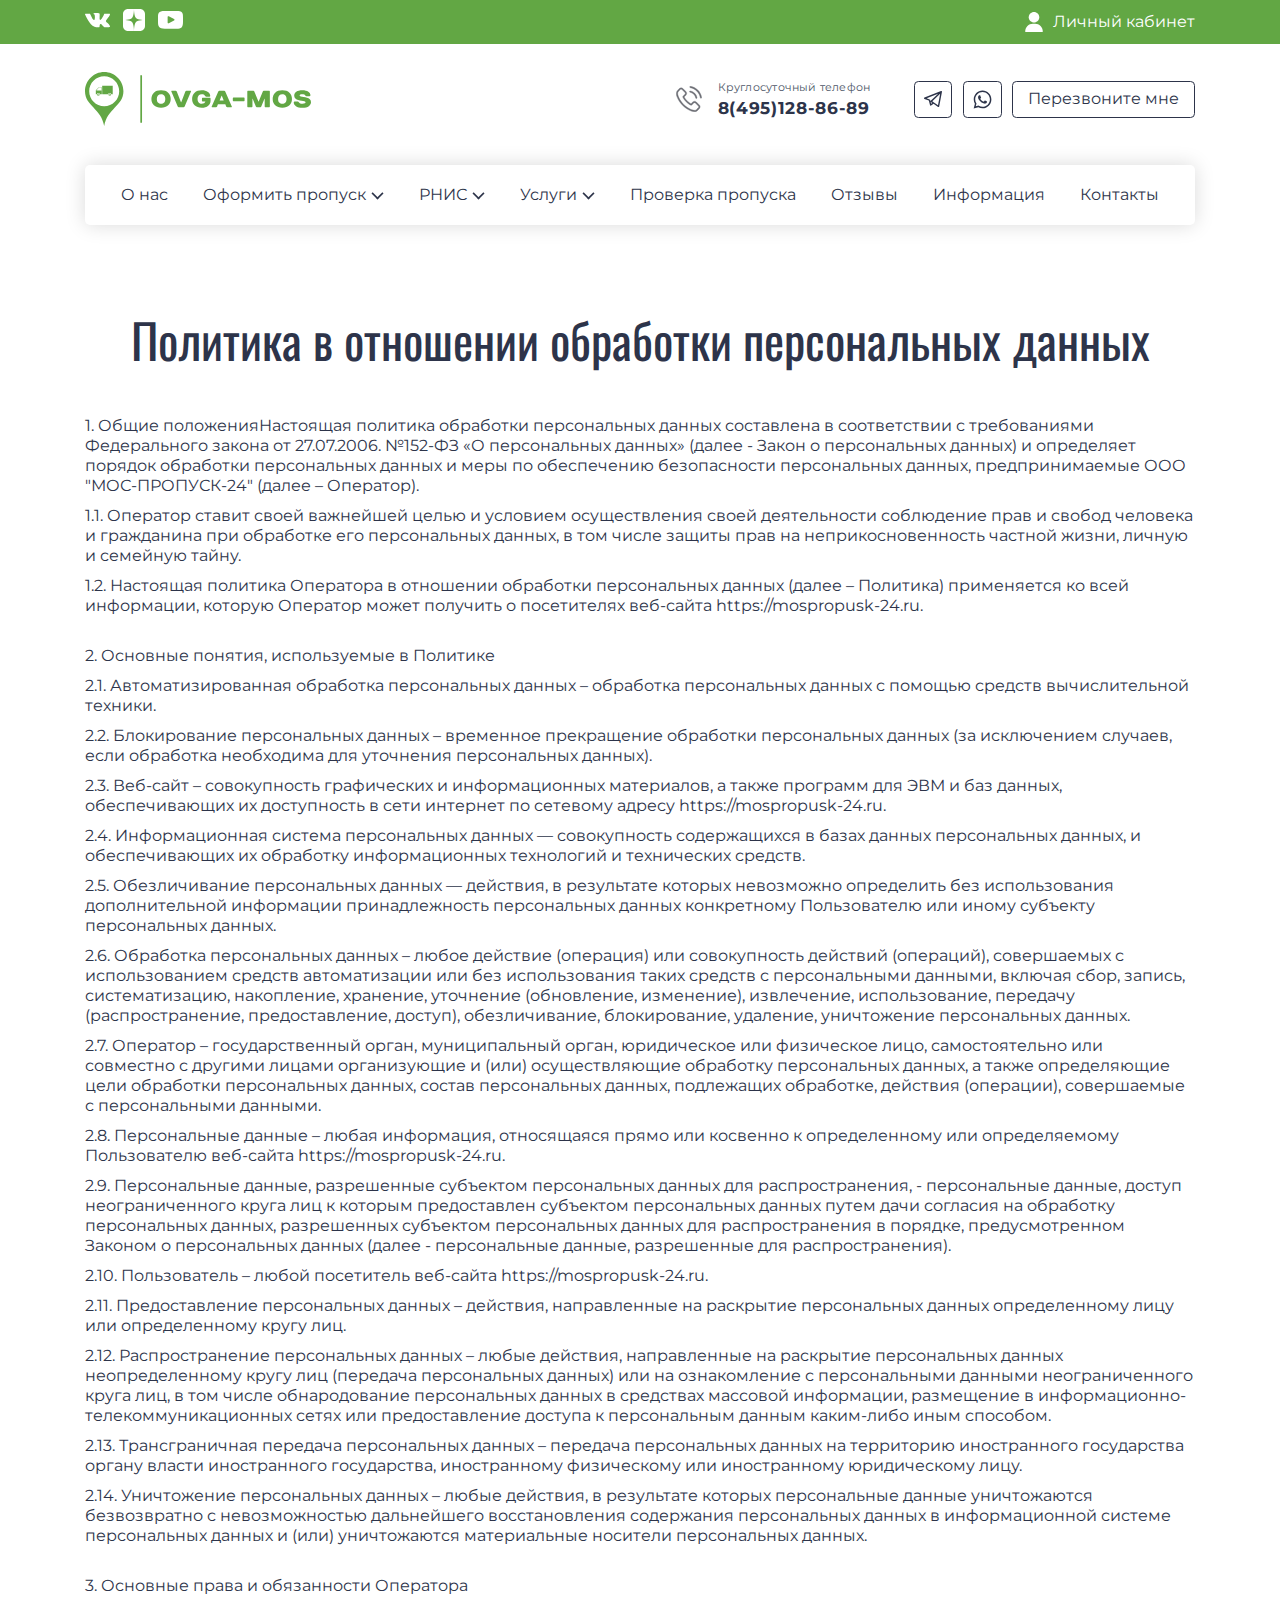
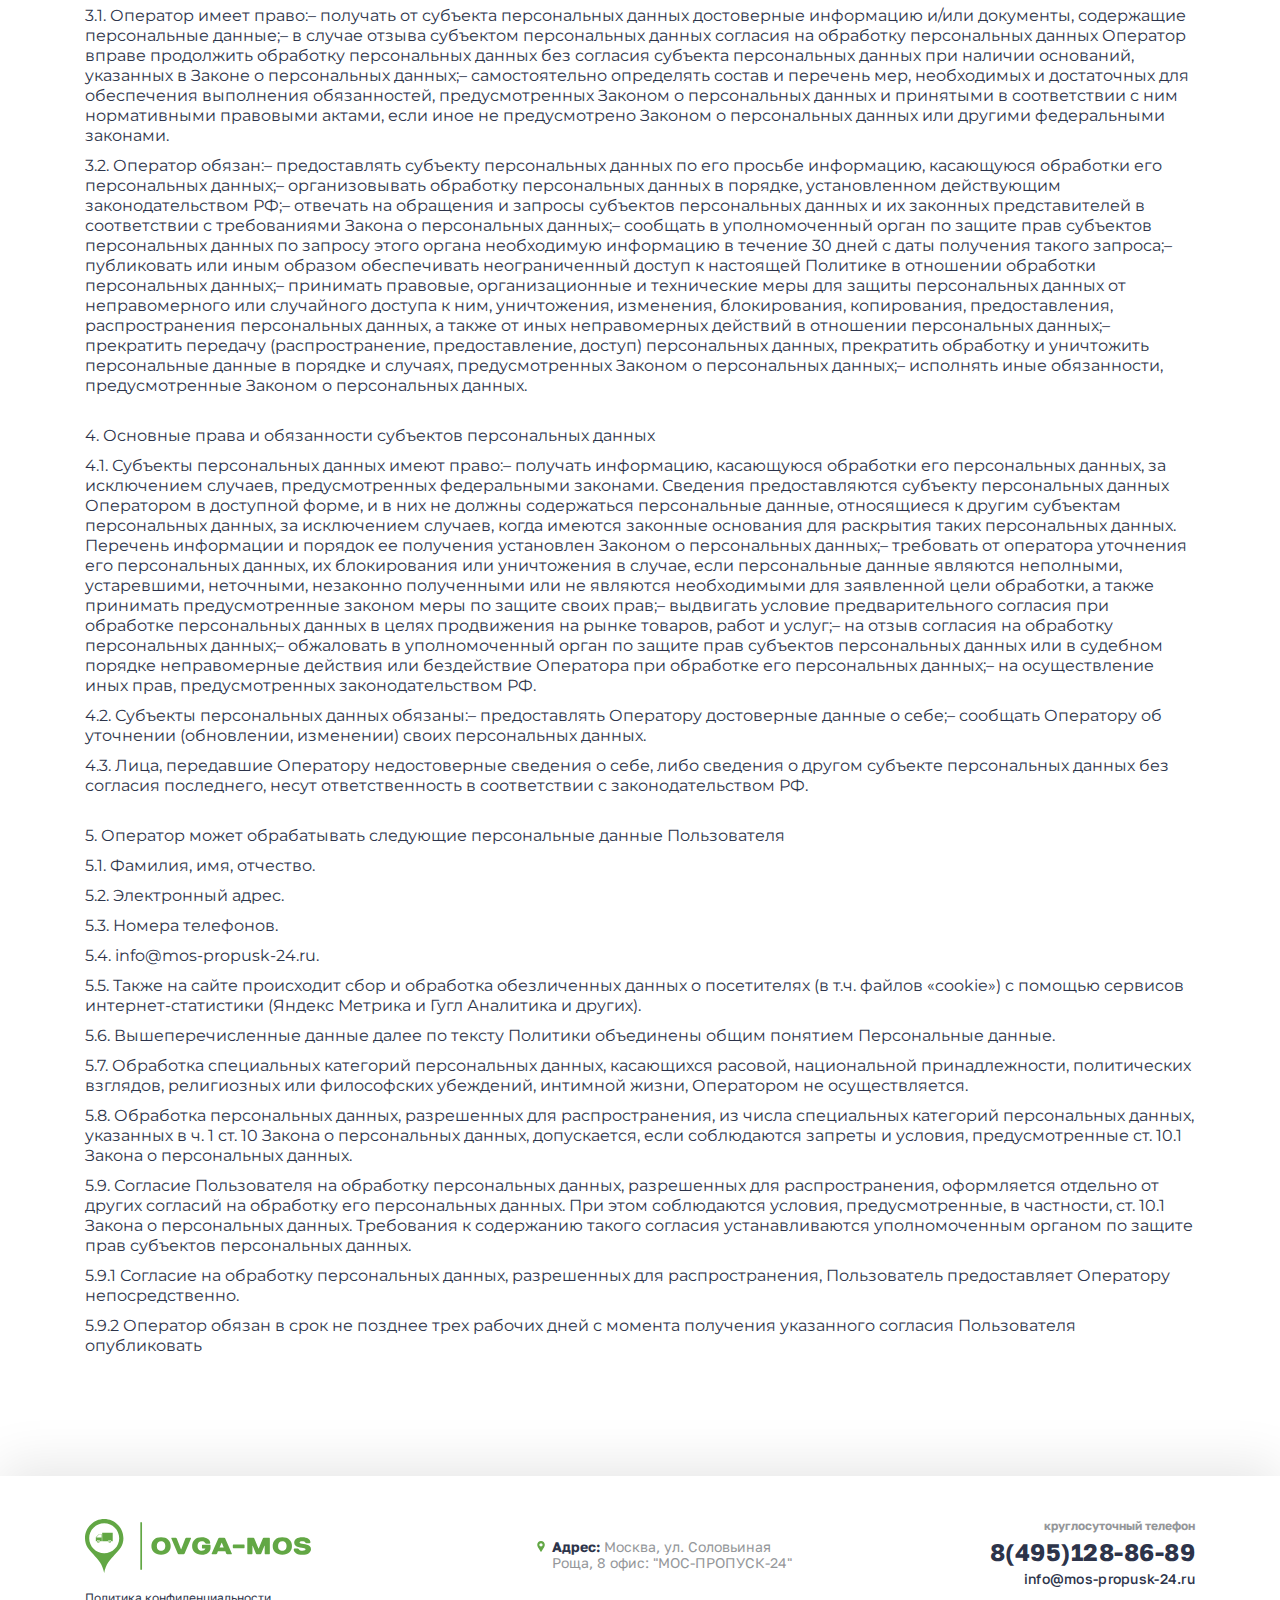
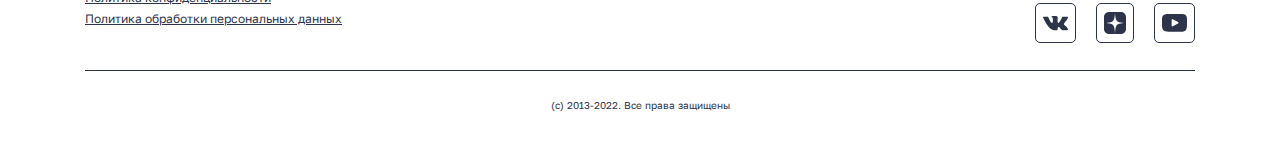
<file: politics.html>
<!DOCTYPE html>
<html lang="ru">
<head>
  <meta charset="UTF-8">
  <meta http-equiv="X-UA-Compatible" content="IE=edge">
  <meta name="viewport" content="width=device-width, initial-scale=1.0">
  <link href="https://fonts.googleapis.com/css?family=Golos+Text:regular,500,700&display=swap&_v=20230607175803" rel="stylesheet" />
  <link href="https://fonts.googleapis.com/css?family=Oswald:regular,500,700&display=swap&_v=20230607175803" rel="stylesheet" />
  <link href="https://fonts.googleapis.com/css?family=Montserrat:300,regular,500,600,700&display=swap&_v=20230607175803" rel="stylesheet" />
  <link href="https://fonts.googleapis.com/css?family=Inter:700&display=swap&_v=20230607175803" rel="stylesheet" />
  <link rel="stylesheet"  href="https://cdn.jsdelivr.net/npm/swiper@9/swiper-bundle.min.css?_v=20230607175803" />
  <link rel="stylesheet" href="css/style.min.css?_v=20230607175803">
  <title>Политика в отношении обработки персональных данных</title>
</head>
<body>
  <div class="wrapper">
    <header class="header">
  <div class="header__top header-top">
    <div class="container header__container">
      <div class="header-top__wrap">
        <ul class="header-top__socials header-socials">
          <li class="header-socials__item">
            <a href="#" class="header-socials__link">
              <svg
                width="25"
                height="15"
                viewBox="0 0 25 15"
                fill="none"
                xmlns="http://www.w3.org/2000/svg"
              >
                <path
                  d="M24.8675 12.8816C24.8372 12.8164 24.809 12.7623 24.7828 12.7189C24.349 11.9377 23.5201 10.9789 22.2966 9.84205L22.2708 9.81602L22.2578 9.80325L22.2447 9.79017H22.2316C21.6763 9.26081 21.3247 8.90489 21.1774 8.72266C20.908 8.37553 20.8476 8.02417 20.9949 7.66815C21.0989 7.39916 21.4897 6.8311 22.1664 5.96319C22.5223 5.50323 22.8042 5.13458 23.0123 4.85685C24.5137 2.86089 25.1646 1.58544 24.9649 1.03001L24.8873 0.900216C24.8352 0.822074 24.7007 0.750587 24.4841 0.685393C24.2669 0.620335 23.9893 0.609576 23.6507 0.652932L19.9021 0.678828C19.8414 0.657309 19.7547 0.659315 19.6417 0.685393C19.5288 0.71147 19.4724 0.724555 19.4724 0.724555L19.4072 0.757153L19.3554 0.796315C19.312 0.82221 19.2642 0.867756 19.2121 0.932859C19.1603 0.997735 19.1169 1.07387 19.0823 1.16063C18.6742 2.21063 18.2101 3.18686 17.6894 4.08928C17.3683 4.62739 17.0734 5.09374 16.8041 5.4886C16.5351 5.88332 16.3095 6.17414 16.1274 6.36056C15.9451 6.54717 15.7805 6.69666 15.6327 6.80959C15.4851 6.92256 15.3724 6.97029 15.2944 6.95283C15.2162 6.93537 15.1426 6.91805 15.0729 6.90072C14.9515 6.82258 14.8538 6.71631 14.7802 6.58181C14.7063 6.44732 14.6565 6.27804 14.6305 6.07412C14.6046 5.87005 14.5892 5.69453 14.5849 5.54695C14.5808 5.39956 14.5827 5.19107 14.5915 4.92209C14.6005 4.65297 14.6046 4.47088 14.6046 4.37541C14.6046 4.04561 14.611 3.68767 14.6239 3.30152C14.637 2.91537 14.6476 2.60941 14.6565 2.38401C14.6654 2.15838 14.6695 1.91967 14.6695 1.66801C14.6695 1.41635 14.6542 1.21899 14.6239 1.07574C14.594 0.932676 14.5481 0.793807 14.4876 0.659178C14.4267 0.524686 14.3376 0.420648 14.2207 0.346791C14.1036 0.273025 13.958 0.214487 13.7847 0.170993C13.3247 0.0669099 12.739 0.0106055 12.0273 0.00185207C10.4134 -0.0154724 9.37631 0.0887477 8.91639 0.314376C8.73417 0.409706 8.56927 0.539958 8.42183 0.704723C8.26559 0.895702 8.24379 0.999923 8.35659 1.01707C8.87732 1.09507 9.24597 1.28167 9.46293 1.57669L9.54112 1.73302C9.60194 1.84581 9.66267 2.0455 9.72344 2.33181C9.78412 2.61812 9.82328 2.93484 9.84052 3.28178C9.88383 3.91535 9.88383 4.4577 9.84052 4.90887C9.79707 5.36021 9.75604 5.71158 9.71687 5.96324C9.67771 6.2149 9.61917 6.41883 9.54112 6.57498C9.46293 6.73117 9.41092 6.82664 9.38484 6.86128C9.3588 6.89593 9.3371 6.91777 9.31987 6.92634C9.20708 6.96956 9.08977 6.99158 8.96837 6.99158C8.84678 6.99158 8.69934 6.93077 8.52582 6.80922C8.35235 6.68768 8.17231 6.52072 7.9857 6.30809C7.7991 6.09541 7.58866 5.7982 7.35427 5.41643C7.12008 5.03465 6.87708 4.58344 6.62542 4.06279L6.4172 3.68521C6.28704 3.4423 6.10924 3.08861 5.88361 2.62445C5.65785 2.16011 5.4583 1.71095 5.28482 1.27707C5.21548 1.09484 5.11131 0.95611 4.97248 0.860644L4.90733 0.821481C4.86402 0.786832 4.7945 0.75004 4.69912 0.710832C4.60361 0.67167 4.50395 0.643586 4.39973 0.626307L0.833215 0.652203C0.468763 0.652203 0.221479 0.734767 0.0912725 0.899669L0.0391624 0.977674C0.0131301 1.02112 0 1.09051 0 1.18602C0 1.28149 0.0260323 1.39866 0.0781424 1.53739C0.598788 2.76104 1.16498 3.94116 1.77671 5.07792C2.38845 6.21467 2.92004 7.13036 3.37116 7.82416C3.82237 8.51846 4.28228 9.17373 4.75091 9.78966C5.21954 10.4058 5.52974 10.8007 5.68151 10.9742C5.83346 11.1479 5.95282 11.2779 6.03958 11.3646L6.36505 11.677C6.57331 11.8853 6.87913 12.1348 7.28265 12.4254C7.68627 12.7162 8.1331 13.0025 8.62338 13.2848C9.11375 13.5666 9.68423 13.7965 10.3351 13.9744C10.9859 14.1524 11.6194 14.2239 12.2355 14.1894H13.7325C14.036 14.1632 14.266 14.0677 14.4224 13.9029L14.4742 13.8377C14.509 13.7859 14.5416 13.7054 14.5717 13.5972C14.6021 13.4887 14.6173 13.3692 14.6173 13.2392C14.6084 12.8662 14.6368 12.5299 14.7017 12.2306C14.7666 11.9313 14.8405 11.7057 14.9232 11.5537C15.0059 11.4019 15.0992 11.2738 15.203 11.17C15.307 11.0659 15.3811 11.0028 15.4246 10.9811C15.4679 10.9593 15.5024 10.9445 15.5284 10.9356C15.7367 10.8662 15.9818 10.9334 16.2641 11.1375C16.5461 11.3414 16.8107 11.5932 17.0582 11.8925C17.3055 12.192 17.6026 12.5281 17.9497 12.9011C18.2969 13.2743 18.6006 13.5518 18.8608 13.7343L19.121 13.8905C19.2948 13.9947 19.5205 14.0901 19.7982 14.1769C20.0754 14.2636 20.3183 14.2853 20.5269 14.242L23.859 14.19C24.1886 14.19 24.445 14.1354 24.6269 14.0271C24.8092 13.9187 24.9175 13.7992 24.9524 13.6692C24.9872 13.5391 24.9891 13.3915 24.959 13.2264C24.9282 13.0618 24.8977 12.9467 24.8675 12.8816Z"
                  fill="currentColor"
                />
              </svg>
            </a>
          </li>
          <li class="header-socials__item">
            <a href="#" class="header-socials__link">
              <svg
                width="22"
                height="22"
                viewBox="0 0 22 22"
                fill="none"
                xmlns="http://www.w3.org/2000/svg"
              >
                <path
                  fill-rule="evenodd"
                  clip-rule="evenodd"
                  d="M0 5C0 2.23858 2.23858 0 5 0H11C11 0 11 7 9 9C7 11 0 11 0 11V5ZM22 11C22 11 15 11 13 9C11 7 11 0 11 0H17C19.7614 0 22 2.23858 22 5L22 11ZM22 11L22 17C22 19.7614 19.7614 22 17 22L11 22C11 22 11 15 13 13C15 11 22 11 22 11ZM11 22L5 22C2.23858 22 0 19.7614 0 17V11C0 11 7 11 9 13C11 15 11 22 11 22Z"
                  fill="currentColor"
                />
              </svg>
            </a>
          </li>
          <li class="header-socials__item">
            <a href="#" class="header-socials__link">
              <svg
                width="25"
                height="18"
                viewBox="0 0 25 18"
                fill="none"
                xmlns="http://www.w3.org/2000/svg"
              >
                <path
                  d="M24.0256 1.54796C23.1231 0.463746 21.457 0.0214844 18.2751 0.0214844H6.72468C3.46992 0.0214844 1.77556 0.492274 0.876532 1.64659C0 2.77205 0 4.43033 0 6.72542V11.0999C0 15.5462 1.04 17.8037 6.72468 17.8037H18.2752C21.0345 17.8037 22.5635 17.4135 23.5527 16.4566C24.5672 15.4755 25 13.8734 25 11.0999V6.72542C25 4.30505 24.9322 2.63699 24.0256 1.54796ZM16.0501 9.51658L10.8051 12.2871C10.6878 12.3491 10.5596 12.3798 10.4315 12.3798C10.2865 12.3798 10.1419 12.3403 10.0137 12.2619C9.77242 12.1141 9.62508 11.8498 9.62508 11.5647V6.04141C9.62508 5.75678 9.77202 5.4927 10.0128 5.34484C10.2537 5.19699 10.5533 5.18688 10.8032 5.31811L16.0482 8.07079C16.3151 8.21082 16.4827 8.48925 16.4831 8.79303C16.4834 9.09706 16.3165 9.37589 16.0501 9.51658Z"
                  fill="currentColor"
                />
              </svg>
            </a>
          </li>
        </ul>
        <div class="header__actions">
          <a href="#" class="header-top__login">
            <svg
              width="20"
              height="20"
              viewBox="0 0 20 20"
              fill="none"
              xmlns="http://www.w3.org/2000/svg"
            >
              <path
                d="M10 0C7.09223 0 4.72656 2.36566 4.72656 5.27344C4.72656 8.18121 7.09223 10.5469 10 10.5469C12.9078 10.5469 15.2734 8.18121 15.2734 5.27344C15.2734 2.36566 12.9078 0 10 0Z"
                fill="currentColor"
              />
              <path
                d="M16.5612 13.992C15.1174 12.5261 13.2035 11.7188 11.1719 11.7188H8.82812C6.79656 11.7188 4.88258 12.5261 3.43883 13.992C2.00215 15.4507 1.21094 17.3763 1.21094 19.4141C1.21094 19.7377 1.47328 20 1.79688 20H18.2031C18.5267 20 18.7891 19.7377 18.7891 19.4141C18.7891 17.3763 17.9979 15.4507 16.5612 13.992Z"
                fill="currentColor"
              />
            </svg>
            <span>Личный кабинет</span>
          </a>
          <button class="burger">
            <span class="burger__span"></span>
          </button>
        </div>
      </div>
    </div>
  </div>
  <div class="header__bottom header-bottom">
    <div class="container header__container">
      <div class="header-bottom__wrap">
        <div class="header__logo-wrap">
          <a href="/" class="header__logo logo">
            <img src="img/logo.svg" alt="Логотип">
          </a>
        </div>
        <div class="header-bottom__contacts header-contacts">
          <div class="header-contacts__phone">
            <img src="img/icons/phonecall-icon.svg" alt="Иконка звонка" />
            <div class="header-contacts__phone-wrap">
              <span> Круглосуточный телефон </span>
              <a href="tel:+74951288689" class="header-contacts__phone-link">
                8(495)128-86-89
              </a>
            </div>
          </div>
          <div class="header-contacts__links">
            <a href="#" class="header-contacts__link">
              <svg
                width="18"
                height="18"
                viewBox="0 0 18 18"
                fill="none"
                xmlns="http://www.w3.org/2000/svg"
              >
                <path
                  d="M14.4905 17.0502C14.3499 17.0502 14.2103 17.0086 14.0905 16.9274L9.56456 13.8574L7.13711 15.604C6.94673 15.7409 6.70134 15.7754 6.48028 15.6964C6.25949 15.6172 6.09182 15.4343 6.03197 15.2075L4.81311 10.5884L0.458013 8.92315C0.183842 8.81826 0.00201159 8.55597 1.65783e-05 8.26242C-0.00197843 7.96887 0.176242 7.7041 0.449083 7.59552L17.0088 1.00629C17.0839 0.974372 17.1634 0.955942 17.2436 0.951002C17.2723 0.949292 17.3011 0.949292 17.3297 0.950907C17.4958 0.960787 17.6589 1.02843 17.7862 1.15326C17.7994 1.16618 17.8119 1.17938 17.8238 1.19316C17.9292 1.31362 17.9872 1.46049 17.9981 1.61011C18.0008 1.64773 18.0006 1.68583 17.9973 1.72392C17.995 1.75109 17.9911 1.77817 17.9856 1.80505L15.1904 16.4711C15.1454 16.7067 14.9851 16.9039 14.7635 16.9958C14.6757 17.0323 14.5829 17.0502 14.4905 17.0502ZM9.96194 12.405L13.9935 15.1396L16.1684 3.72777L8.31312 11.2866L9.94294 12.3922C9.9495 12.3963 9.95577 12.4006 9.96194 12.405ZM6.60587 11.7969L7.14566 13.8423L8.30865 13.0054L6.7858 11.9724C6.71502 11.9245 6.65441 11.8648 6.60587 11.7969ZM2.67295 8.24427L5.66337 9.3876C5.87759 9.46949 6.03928 9.64961 6.0978 9.87134L6.47705 11.3086C6.49443 11.1428 6.56958 10.9868 6.69165 10.8693L14.1766 3.66697L2.67295 8.24427Z"
                  fill="currentColor"
                />
              </svg>
            </a>
            <a href="#" class="header-contacts__link">
              <svg
                width="19"
                height="19"
                viewBox="0 0 19 19"
                fill="none"
                xmlns="http://www.w3.org/2000/svg"
              >
                <path
                  fill-rule="evenodd"
                  clip-rule="evenodd"
                  d="M15.8007 3.17307C14.1342 1.50467 11.918 0.585451 9.55696 0.584473C4.69179 0.584473 0.732244 4.54391 0.730288 9.41038C0.729635 10.966 1.13603 12.4846 1.90847 13.8232L0.65625 18.397L5.3354 17.1695C6.6247 17.8728 8.0762 18.2435 9.55337 18.2439H9.55706C14.4217 18.2439 18.3817 14.2841 18.3835 9.41745C18.3845 7.0589 17.4672 4.84136 15.8007 3.17307ZM9.55696 16.7533H9.55391C8.23754 16.7527 6.94651 16.3989 5.81996 15.7306L5.55219 15.5716L2.77551 16.3L3.51664 13.5928L3.34215 13.3152C2.60775 12.1472 2.21995 10.7971 2.22061 9.41092C2.22213 5.36604 5.51327 2.07523 9.55989 2.07523C11.5194 2.07588 13.3615 2.83995 14.7465 4.22666C16.1316 5.61337 16.894 7.45659 16.8933 9.4169C16.8916 13.4621 13.6006 16.7533 9.55696 16.7533ZM13.5811 11.2587C13.3606 11.1483 12.2762 10.6149 12.074 10.5412C11.872 10.4676 11.7248 10.4309 11.5779 10.6516C11.4308 10.8723 11.0082 11.3692 10.8795 11.5163C10.7508 11.6635 10.6223 11.682 10.4017 11.5715C10.1811 11.4611 9.47052 11.2282 8.62806 10.4768C7.97249 9.892 7.52989 9.16978 7.40117 8.94909C7.27266 8.72817 7.40008 8.62032 7.49793 8.49899C7.73668 8.20251 7.97575 7.89169 8.04924 7.74459C8.12284 7.59738 8.08599 7.46855 8.03076 7.3582C7.97575 7.24785 7.53468 6.16229 7.35094 5.72057C7.17177 5.2907 6.9901 5.34875 6.85464 5.34201C6.72613 5.3356 6.57904 5.33429 6.43194 5.33429C6.28495 5.33429 6.04599 5.38941 5.84377 5.61033C5.64166 5.83114 5.07198 6.36462 5.07198 7.45018C5.07198 8.53574 5.86225 9.58444 5.97249 9.73164C6.08274 9.87885 7.52772 12.1065 9.74004 13.0617C10.2662 13.2891 10.677 13.4247 10.9974 13.5264C11.5257 13.6942 12.0064 13.6705 12.3865 13.6138C12.8103 13.5504 13.6912 13.0802 13.8752 12.5651C14.0589 12.0499 14.0589 11.6083 14.0037 11.5163C13.9487 11.4243 13.8016 11.3692 13.5811 11.2587Z"
                  fill="currentColor"
                />
              </svg>
            </a>
            <a href="#" class="header-contacts__link header-contacts__link--btn"
              >Перезвоните мне</a
            >
          </div>
        </div>
      </div>
    </div>
  </div>
  <nav data-da=".header-bottom__wrap,858,last" class="header__menu header-menu">
    <div class="container header__container header-menu__container">
      <ul class="header-menu__list">
        <li class="header-menu__item">
          <a href="/about-us.html" class="header-menu__link">О нас</a>
        </li>
        <li class="header-menu__item">
          <div class="header-menu__dropdown-wrap">
            <a href="/pass-cost.html" class="header-menu__link header-menu__link--dropdown">
              Оформить пропуск
            </a>
            <svg
                width="13"
                height="8"
                viewBox="0 0 13 8"
                fill="none"
                xmlns="http://www.w3.org/2000/svg"
              >
                <line
                  x1="1.06569"
                  y1="0.934315"
                  x2="7.06569"
                  y2="6.93431"
                  stroke="currentColor"
                  stroke-width="1.6"
                />
                <line
                  y1="-0.8"
                  x2="8.48528"
                  y2="-0.8"
                  transform="matrix(-0.707107 0.707107 0.707107 0.707107 12.5 1.5)"
                  stroke="currentColor"
                  stroke-width="1.6"
                />
            </svg>
          </div>
          <ul class="header-menu__sub-list">
            <li class="header-menu__sub-item">
              <a href="/check-number.html" class="header-menu__sub-link">
                категория
              </a>
            </li>
            <li class="header-menu__sub-item">
              <a href="/info.html" class="header-menu__sub-link">
                категория
              </a>
            </li>
            <li class="header-menu__sub-item">
              <a href="/article.html" class="header-menu__sub-link">
                категория
              </a>
            </li>
          </ul>
        </li>
        <li class="header-menu__item">
          <div class="header-menu__dropdown-wrap">
            <a href="#" class="header-menu__link header-menu__link--dropdown">
              РНИС
            </a>
            <svg
                width="13"
                height="8"
                viewBox="0 0 13 8"
                fill="none"
                xmlns="http://www.w3.org/2000/svg"
              >
                <line
                  x1="1.06569"
                  y1="0.934315"
                  x2="7.06569"
                  y2="6.93431"
                  stroke="currentColor"
                  stroke-width="1.6"
                />
                <line
                  y1="-0.8"
                  x2="8.48528"
                  y2="-0.8"
                  transform="matrix(-0.707107 0.707107 0.707107 0.707107 12.5 1.5)"
                  stroke="currentColor"
                  stroke-width="1.6"
                />
            </svg>
          </div>
          <ul class="header-menu__sub-list">
            <li class="header-menu__sub-item">
              <a href="/check-rnis.html" class="header-menu__sub-link">
                Проверьте регистрацию РНИС
              </a>
            </li>
            <li class="header-menu__sub-item">
              <a href="/cost-rnis.html" class="header-menu__sub-link">
                Стоимость подключения к РНИС
              </a>
            </li>
            <li class="header-menu__sub-item">
              <a href="/make-card.html" class="header-menu__sub-link">
                Оформить диагностическую карту
              </a>
            </li>
          </ul>
        </li>
        <li class="header-menu__item">
          <div class="header-menu__dropdown-wrap">
            <a href="" class="header-menu__link header-menu__link--dropdown">
              Услуги
            </a>
            <svg
                width="13"
                height="8"
                viewBox="0 0 13 8"
                fill="none"
                xmlns="http://www.w3.org/2000/svg"
              >
                <line
                  x1="1.06569"
                  y1="0.934315"
                  x2="7.06569"
                  y2="6.93431"
                  stroke="currentColor"
                  stroke-width="1.6"
                />
                <line
                  y1="-0.8"
                  x2="8.48528"
                  y2="-0.8"
                  transform="matrix(-0.707107 0.707107 0.707107 0.707107 12.5 1.5)"
                  stroke="currentColor"
                  stroke-width="1.6"
                />
            </svg>
          </div>
          <ul class="header-menu__sub-list">
            <li class="header-menu__sub-item">
              <a href="" class="header-menu__sub-link">
                Проверьте регистрацию РНИС
              </a>
            </li>
            <li class="header-menu__sub-item">
              <a href="" class="header-menu__sub-link">категория

              </a>
            </li>
            <li class="header-menu__sub-item">
              <a href="" class="header-menu__sub-link">категория

              </a>
            </li>
          </ul>
        </li>
        <li class="header-menu__item">
          <a href="" class="header-menu__link">Проверка пропуска</a>
        </li>
        <li class="header-menu__item">
          <a href="/reviews.html" class="header-menu__link">Отзывы</a>
        </li>
        <li class="header-menu__item">
          <a href="/info.html" class="header-menu__link">Информация</a>
        </li>
        <li class="header-menu__item">
          <a href="/contacts.html" class="header-menu__link">Контакты</a>
        </li>
      </ul>
    </div>
  </nav>
</header>

<!-- Доработать выпадающие меню, подключить JS -->

    <main class="main">
      <section class="politics">
        <div class="container">
            <h1 class="section-title_politics">Политика в отношении обработки персональных данных</h1>
            <ul class="politics-list">
                <li class="section-text_politics">1. Общие положенияНастоящая политика обработки персональных данных составлена в соответствии с требованиями Федерального закона от 27.07.2006. №152-ФЗ «О персональных данных» (далее - Закон о персональных данных) и определяет порядок обработки персональных данных и меры по обеспечению безопасности персональных данных, предпринимаемые ООО "МОС-ПРОПУСК-24" (далее – Оператор).</li>
                <li class="section-text_politics">1.1. Оператор ставит своей важнейшей целью и условием осуществления своей деятельности соблюдение прав и свобод человека и гражданина при обработке его персональных данных, в том числе защиты прав на неприкосновенность частной жизни, личную и семейную тайну.</li>
                <li class="section-text_politics">1.2. Настоящая политика Оператора в отношении обработки персональных данных (далее – Политика) применяется ко всей информации, которую Оператор может получить о посетителях веб-сайта <a href="#">https://mospropusk-24.ru.</a></li>
            </ul>
            <ul class="politics-list">
                <li class="section-text_politics">2. Основные понятия, используемые в Политике</li>
                <li class="section-text_politics">2.1. Автоматизированная обработка персональных данных – обработка персональных данных с помощью средств вычислительной техники.</li>
                <li class="section-text_politics">2.2. Блокирование персональных данных – временное прекращение обработки персональных данных (за исключением случаев, если обработка необходима для уточнения персональных данных).</li>
                <li class="section-text_politics">2.3. Веб-сайт – совокупность графических и информационных материалов, а также программ для ЭВМ и баз данных, обеспечивающих их доступность в сети интернет по сетевому адресу <a href="#">https://mospropusk-24.ru.</a></li>
                <li class="section-text_politics">2.4. Информационная система персональных данных — совокупность содержащихся в базах данных персональных данных, и обеспечивающих их обработку информационных технологий и технических средств.</li>
                <li class="section-text_politics">2.5. Обезличивание персональных данных — действия, в результате которых невозможно определить без использования дополнительной информации принадлежность персональных данных конкретному Пользователю или иному субъекту персональных данных.</li>
                <li class="section-text_politics">2.6. Обработка персональных данных – любое действие (операция) или совокупность действий (операций), совершаемых с использованием средств автоматизации или без использования таких средств с персональными данными, включая сбор, запись, систематизацию, накопление, хранение, уточнение (обновление, изменение), извлечение, использование, передачу (распространение, предоставление, доступ), обезличивание, блокирование, удаление, уничтожение персональных данных.</li>
                <li class="section-text_politics">2.7. Оператор – государственный орган, муниципальный орган, юридическое или физическое лицо, самостоятельно или совместно с другими лицами организующие и (или) осуществляющие обработку персональных данных, а также определяющие цели обработки персональных данных, состав персональных данных, подлежащих обработке, действия (операции), совершаемые с персональными данными.</li>
                <li class="section-text_politics">2.8. Персональные данные – любая информация, относящаяся прямо или косвенно к определенному или определяемому Пользователю веб-сайта <a href="#">https://mospropusk-24.ru.</a></li>
                <li class="section-text_politics">2.9. Персональные данные, разрешенные субъектом персональных данных для распространения, - персональные данные, доступ неограниченного круга лиц к которым предоставлен субъектом персональных данных путем дачи согласия на обработку персональных данных, разрешенных субъектом персональных данных для распространения в порядке, предусмотренном Законом о персональных данных (далее - персональные данные, разрешенные для распространения).</li>
                <li class="section-text_politics">2.10. Пользователь – любой посетитель веб-сайта <a href="#">https://mospropusk-24.ru.</a></li>
                <li class="section-text_politics">2.11. Предоставление персональных данных – действия, направленные на раскрытие персональных данных определенному лицу или определенному кругу лиц.</li>
                <li class="section-text_politics">2.12. Распространение персональных данных – любые действия, направленные на раскрытие персональных данных неопределенному кругу лиц (передача персональных данных) или на ознакомление с персональными данными неограниченного круга лиц, в том числе обнародование персональных данных в средствах массовой информации, размещение в информационно-телекоммуникационных сетях или предоставление доступа к персональным данным каким-либо иным способом.</li>
                <li class="section-text_politics">2.13. Трансграничная передача персональных данных – передача персональных данных на территорию иностранного государства органу власти иностранного государства, иностранному физическому или иностранному юридическому лицу.</li>
                <li class="section-text_politics">2.14. Уничтожение персональных данных – любые действия, в результате которых персональные данные уничтожаются безвозвратно с невозможностью дальнейшего восстановления содержания персональных данных в информационной системе персональных данных и (или) уничтожаются материальные носители персональных данных.</li>
            </ul>
            <ul class="politics-list">
                <li class="section-text_politics">3. Основные права и обязанности Оператора</li>
                <li class="section-text_politics">3.1. Оператор имеет право:– получать от субъекта персональных данных достоверные информацию и/или документы, содержащие персональные данные;– в случае отзыва субъектом персональных данных согласия на обработку персональных данных Оператор вправе продолжить обработку персональных данных без согласия субъекта персональных данных при наличии оснований, указанных в Законе о персональных данных;– самостоятельно определять состав и перечень мер, необходимых и достаточных для обеспечения выполнения обязанностей, предусмотренных Законом о персональных данных и принятыми в соответствии с ним нормативными правовыми актами, если иное не предусмотрено Законом о персональных данных или другими федеральными законами.</li>
                <li class="section-text_politics">3.2. Оператор обязан:– предоставлять субъекту персональных данных по его просьбе информацию, касающуюся обработки его персональных данных;– организовывать обработку персональных данных в порядке, установленном действующим законодательством РФ;– отвечать на обращения и запросы субъектов персональных данных и их законных представителей в соответствии с требованиями Закона о персональных данных;– сообщать в уполномоченный орган по защите прав субъектов персональных данных по запросу этого органа необходимую информацию в течение 30 дней с даты получения такого запроса;– публиковать или иным образом обеспечивать неограниченный доступ к настоящей Политике в отношении обработки персональных данных;– принимать правовые, организационные и технические меры для защиты персональных данных от неправомерного или случайного доступа к ним, уничтожения, изменения, блокирования, копирования, предоставления, распространения персональных данных, а также от иных неправомерных действий в отношении персональных данных;– прекратить передачу (распространение, предоставление, доступ) персональных данных, прекратить обработку и уничтожить персональные данные в порядке и случаях, предусмотренных Законом о персональных данных;– исполнять иные обязанности, предусмотренные Законом о персональных данных.</li>
            </ul>
            <ul class="politics-list">
                <li class="section-text_politics">4. Основные права и обязанности субъектов персональных данных</li>
                <li class="section-text_politics">4.1. Субъекты персональных данных имеют право:– получать информацию, касающуюся обработки его персональных данных, за исключением случаев, предусмотренных федеральными законами. Сведения предоставляются субъекту персональных данных Оператором в доступной форме, и в них не должны содержаться персональные данные, относящиеся к другим субъектам персональных данных, за исключением случаев, когда имеются законные основания для раскрытия таких персональных данных. Перечень информации и порядок ее получения установлен Законом о персональных данных;– требовать от оператора уточнения его персональных данных, их блокирования или уничтожения в случае, если персональные данные являются неполными, устаревшими, неточными, незаконно полученными или не являются необходимыми для заявленной цели обработки, а также принимать предусмотренные законом меры по защите своих прав;– выдвигать условие предварительного согласия при обработке персональных данных в целях продвижения на рынке товаров, работ и услуг;– на отзыв согласия на обработку персональных данных;– обжаловать в уполномоченный орган по защите прав субъектов персональных данных или в судебном порядке неправомерные действия или бездействие Оператора при обработке его персональных данных;– на осуществление иных прав, предусмотренных законодательством РФ.</li>
                <li class="section-text_politics">4.2. Субъекты персональных данных обязаны:– предоставлять Оператору достоверные данные о себе;– сообщать Оператору об уточнении (обновлении, изменении) своих персональных данных.</li>
                <li class="section-text_politics">4.3. Лица, передавшие Оператору недостоверные сведения о себе, либо сведения о другом субъекте персональных данных без согласия последнего, несут ответственность в соответствии с законодательством РФ.</li>
            </ul>
            <ul class="politics-list">
                <li class="section-text_politics">5. Оператор может обрабатывать следующие персональные данные Пользователя</li>
                <li class="section-text_politics">5.1. Фамилия, имя, отчество.</li>
                <li class="section-text_politics">5.2. Электронный адрес.</li>
                <li class="section-text_politics">5.3. Номера телефонов.</li>
                <li class="section-text_politics">5.4. info@mos-propusk-24.ru.</li>
                <li class="section-text_politics">5.5. Также на сайте происходит сбор и обработка обезличенных данных о посетителях (в т.ч. файлов «cookie») с помощью сервисов интернет-статистики (Яндекс Метрика и Гугл Аналитика и других).</li>
                <li class="section-text_politics">5.6. Вышеперечисленные данные далее по тексту Политики объединены общим понятием Персональные данные.</li>
                <li class="section-text_politics">5.7. Обработка специальных категорий персональных данных, касающихся расовой, национальной принадлежности, политических взглядов, религиозных или философских убеждений, интимной жизни, Оператором не осуществляется.</li>
                <li class="section-text_politics">5.8. Обработка персональных данных, разрешенных для распространения, из числа специальных категорий персональных данных, указанных в ч. 1 ст. 10 Закона о персональных данных, допускается, если соблюдаются запреты и условия, предусмотренные ст. 10.1 Закона о персональных данных.</li>
                <li class="section-text_politics">5.9. Согласие Пользователя на обработку персональных данных, разрешенных для распространения, оформляется отдельно от других согласий на обработку его персональных данных. При этом соблюдаются условия, предусмотренные, в частности, ст. 10.1 Закона о персональных данных. Требования к содержанию такого согласия устанавливаются уполномоченным органом по защите прав субъектов персональных данных.</li>
                <li class="section-text_politics">5.9.1 Согласие на обработку персональных данных, разрешенных для распространения, Пользователь предоставляет Оператору непосредственно.</li>
                <li class="section-text_politics">5.9.2 Оператор обязан в срок не позднее трех рабочих дней с момента получения указанного согласия Пользователя опубликовать </li>
            </ul>
        </div>
    </section>
    </main>
    <footer class="footer">
  <div class="container footer__container">
    <div class="footer__wrap">
      <div class="footer__top footer-top">
        <div class="footer__left">
          <div class="footer__logo-wrap">
            <a href="#" class="footer__logo logo">
              <img src="img/logo.svg" alt="Логотип">
            </a>
          </div>
          <div class="footer__info-links">
            <a href="#" class="footer__info-link">
              Политика конфиденциальности
            </a>
            <a href="/politics.html" class="footer__info-link">
              Политика обработки персональных данных
            </a>
          </div>
        </div>
        <div class="footer__adres">
          <svg width="11" height="15" viewBox="0 0 11 15" fill="none" xmlns="http://www.w3.org/2000/svg">
            <path d="M5.5001 0C2.65702 0 0.343994 2.31303 0.343994 5.15611V5.17569C0.343994 6.19482 0.617315 7.19772 1.1344 8.07589L5.08359 14.7831C5.16247 14.917 5.30607 14.9995 5.4615 15H5.46303C5.61784 15 5.76139 14.9187 5.84091 14.7857L9.84567 8.09025C10.3759 7.20374 10.6562 6.18913 10.6562 5.15611C10.6562 2.31303 8.34318 0 5.5001 0ZM5.46306 7.46752C4.23894 7.46752 3.24661 6.47519 3.24661 5.25107C3.24661 4.02695 4.23894 3.03462 5.46306 3.03462C6.68717 3.03462 7.67951 4.02695 7.67951 5.25107C7.67951 6.47516 6.68717 7.46752 5.46306 7.46752Z" fill="#62A744"/>
          </svg>
          <p class="">
            <span>Адрес: </span>Москва, ул. Соловьиная Роща, 8 офис:
            "МОС-ПРОПУСК-24"
          </p>
        </div>
        <div class="footer__contacts">
          <span>круглосуточный телефон</span>
          <a href="tel:" class="footer__phone-link"> 8(495)128-86-89 </a>
          <a href="mailto:info@mos-propusk-24.ru" class="footer__mail-link">
            info@mos-propusk-24.ru
          </a>
          <ul class="footer__socials">
            <li class="footer__social-item">
              <a href="" class="footer__social-link">
                <svg
                width="25"
                height="15"
                viewBox="0 0 25 15"
                fill="none"
                xmlns="http://www.w3.org/2000/svg"
              >
                <path
                  d="M24.8675 12.8816C24.8372 12.8164 24.809 12.7623 24.7828 12.7189C24.349 11.9377 23.5201 10.9789 22.2966 9.84205L22.2708 9.81602L22.2578 9.80325L22.2447 9.79017H22.2316C21.6763 9.26081 21.3247 8.90489 21.1774 8.72266C20.908 8.37553 20.8476 8.02417 20.9949 7.66815C21.0989 7.39916 21.4897 6.8311 22.1664 5.96319C22.5223 5.50323 22.8042 5.13458 23.0123 4.85685C24.5137 2.86089 25.1646 1.58544 24.9649 1.03001L24.8873 0.900216C24.8352 0.822074 24.7007 0.750587 24.4841 0.685393C24.2669 0.620335 23.9893 0.609576 23.6507 0.652932L19.9021 0.678828C19.8414 0.657309 19.7547 0.659315 19.6417 0.685393C19.5288 0.71147 19.4724 0.724555 19.4724 0.724555L19.4072 0.757153L19.3554 0.796315C19.312 0.82221 19.2642 0.867756 19.2121 0.932859C19.1603 0.997735 19.1169 1.07387 19.0823 1.16063C18.6742 2.21063 18.2101 3.18686 17.6894 4.08928C17.3683 4.62739 17.0734 5.09374 16.8041 5.4886C16.5351 5.88332 16.3095 6.17414 16.1274 6.36056C15.9451 6.54717 15.7805 6.69666 15.6327 6.80959C15.4851 6.92256 15.3724 6.97029 15.2944 6.95283C15.2162 6.93537 15.1426 6.91805 15.0729 6.90072C14.9515 6.82258 14.8538 6.71631 14.7802 6.58181C14.7063 6.44732 14.6565 6.27804 14.6305 6.07412C14.6046 5.87005 14.5892 5.69453 14.5849 5.54695C14.5808 5.39956 14.5827 5.19107 14.5915 4.92209C14.6005 4.65297 14.6046 4.47088 14.6046 4.37541C14.6046 4.04561 14.611 3.68767 14.6239 3.30152C14.637 2.91537 14.6476 2.60941 14.6565 2.38401C14.6654 2.15838 14.6695 1.91967 14.6695 1.66801C14.6695 1.41635 14.6542 1.21899 14.6239 1.07574C14.594 0.932676 14.5481 0.793807 14.4876 0.659178C14.4267 0.524686 14.3376 0.420648 14.2207 0.346791C14.1036 0.273025 13.958 0.214487 13.7847 0.170993C13.3247 0.0669099 12.739 0.0106055 12.0273 0.00185207C10.4134 -0.0154724 9.37631 0.0887477 8.91639 0.314376C8.73417 0.409706 8.56927 0.539958 8.42183 0.704723C8.26559 0.895702 8.24379 0.999923 8.35659 1.01707C8.87732 1.09507 9.24597 1.28167 9.46293 1.57669L9.54112 1.73302C9.60194 1.84581 9.66267 2.0455 9.72344 2.33181C9.78412 2.61812 9.82328 2.93484 9.84052 3.28178C9.88383 3.91535 9.88383 4.4577 9.84052 4.90887C9.79707 5.36021 9.75604 5.71158 9.71687 5.96324C9.67771 6.2149 9.61917 6.41883 9.54112 6.57498C9.46293 6.73117 9.41092 6.82664 9.38484 6.86128C9.3588 6.89593 9.3371 6.91777 9.31987 6.92634C9.20708 6.96956 9.08977 6.99158 8.96837 6.99158C8.84678 6.99158 8.69934 6.93077 8.52582 6.80922C8.35235 6.68768 8.17231 6.52072 7.9857 6.30809C7.7991 6.09541 7.58866 5.7982 7.35427 5.41643C7.12008 5.03465 6.87708 4.58344 6.62542 4.06279L6.4172 3.68521C6.28704 3.4423 6.10924 3.08861 5.88361 2.62445C5.65785 2.16011 5.4583 1.71095 5.28482 1.27707C5.21548 1.09484 5.11131 0.95611 4.97248 0.860644L4.90733 0.821481C4.86402 0.786832 4.7945 0.75004 4.69912 0.710832C4.60361 0.67167 4.50395 0.643586 4.39973 0.626307L0.833215 0.652203C0.468763 0.652203 0.221479 0.734767 0.0912725 0.899669L0.0391624 0.977674C0.0131301 1.02112 0 1.09051 0 1.18602C0 1.28149 0.0260323 1.39866 0.0781424 1.53739C0.598788 2.76104 1.16498 3.94116 1.77671 5.07792C2.38845 6.21467 2.92004 7.13036 3.37116 7.82416C3.82237 8.51846 4.28228 9.17373 4.75091 9.78966C5.21954 10.4058 5.52974 10.8007 5.68151 10.9742C5.83346 11.1479 5.95282 11.2779 6.03958 11.3646L6.36505 11.677C6.57331 11.8853 6.87913 12.1348 7.28265 12.4254C7.68627 12.7162 8.1331 13.0025 8.62338 13.2848C9.11375 13.5666 9.68423 13.7965 10.3351 13.9744C10.9859 14.1524 11.6194 14.2239 12.2355 14.1894H13.7325C14.036 14.1632 14.266 14.0677 14.4224 13.9029L14.4742 13.8377C14.509 13.7859 14.5416 13.7054 14.5717 13.5972C14.6021 13.4887 14.6173 13.3692 14.6173 13.2392C14.6084 12.8662 14.6368 12.5299 14.7017 12.2306C14.7666 11.9313 14.8405 11.7057 14.9232 11.5537C15.0059 11.4019 15.0992 11.2738 15.203 11.17C15.307 11.0659 15.3811 11.0028 15.4246 10.9811C15.4679 10.9593 15.5024 10.9445 15.5284 10.9356C15.7367 10.8662 15.9818 10.9334 16.2641 11.1375C16.5461 11.3414 16.8107 11.5932 17.0582 11.8925C17.3055 12.192 17.6026 12.5281 17.9497 12.9011C18.2969 13.2743 18.6006 13.5518 18.8608 13.7343L19.121 13.8905C19.2948 13.9947 19.5205 14.0901 19.7982 14.1769C20.0754 14.2636 20.3183 14.2853 20.5269 14.242L23.859 14.19C24.1886 14.19 24.445 14.1354 24.6269 14.0271C24.8092 13.9187 24.9175 13.7992 24.9524 13.6692C24.9872 13.5391 24.9891 13.3915 24.959 13.2264C24.9282 13.0618 24.8977 12.9467 24.8675 12.8816Z"
                  fill="currentColor"
                />
              </svg>
              </a>
            </li>
            <li class="footer__social-item">
              <a href="" class="footer__social-link">
                <svg
                  width="22"
                  height="22"
                  viewBox="0 0 22 22"
                  fill="none"
                  xmlns="http://www.w3.org/2000/svg"
                >
                  <path
                    fill-rule="evenodd"
                    clip-rule="evenodd"
                    d="M0 5C0 2.23858 2.23858 0 5 0H11C11 0 11 7 9 9C7 11 0 11 0 11V5ZM22 11C22 11 15 11 13 9C11 7 11 0 11 0H17C19.7614 0 22 2.23858 22 5L22 11ZM22 11L22 17C22 19.7614 19.7614 22 17 22L11 22C11 22 11 15 13 13C15 11 22 11 22 11ZM11 22L5 22C2.23858 22 0 19.7614 0 17V11C0 11 7 11 9 13C11 15 11 22 11 22Z"
                    fill="currentColor"
                  />
                </svg>
              </a>
            </li>
            <li class="footer__social-item">
              <a href="" class="footer__social-link">
                <svg
                  width="25"
                  height="18"
                  viewBox="0 0 25 18"
                  fill="none"
                  xmlns="http://www.w3.org/2000/svg"
                >
                  <path
                    d="M24.0256 1.54796C23.1231 0.463746 21.457 0.0214844 18.2751 0.0214844H6.72468C3.46992 0.0214844 1.77556 0.492274 0.876532 1.64659C0 2.77205 0 4.43033 0 6.72542V11.0999C0 15.5462 1.04 17.8037 6.72468 17.8037H18.2752C21.0345 17.8037 22.5635 17.4135 23.5527 16.4566C24.5672 15.4755 25 13.8734 25 11.0999V6.72542C25 4.30505 24.9322 2.63699 24.0256 1.54796ZM16.0501 9.51658L10.8051 12.2871C10.6878 12.3491 10.5596 12.3798 10.4315 12.3798C10.2865 12.3798 10.1419 12.3403 10.0137 12.2619C9.77242 12.1141 9.62508 11.8498 9.62508 11.5647V6.04141C9.62508 5.75678 9.77202 5.4927 10.0128 5.34484C10.2537 5.19699 10.5533 5.18688 10.8032 5.31811L16.0482 8.07079C16.3151 8.21082 16.4827 8.48925 16.4831 8.79303C16.4834 9.09706 16.3165 9.37589 16.0501 9.51658Z"
                    fill="currentColor"
                  />
                </svg>
              </a>
            </li>
          </ul>
        </div>
      </div>
      <div class="footer__bottom footer-bottom">
        <span class="footer__copyright">
          (с) 2013-2022. Все права защищены
        </span>
      </div>
    </div>
  </div>
</footer>

  </div>
  <script src="js/app.min.js?_v=20230607175803"></script>
</body>
</html>
</file>
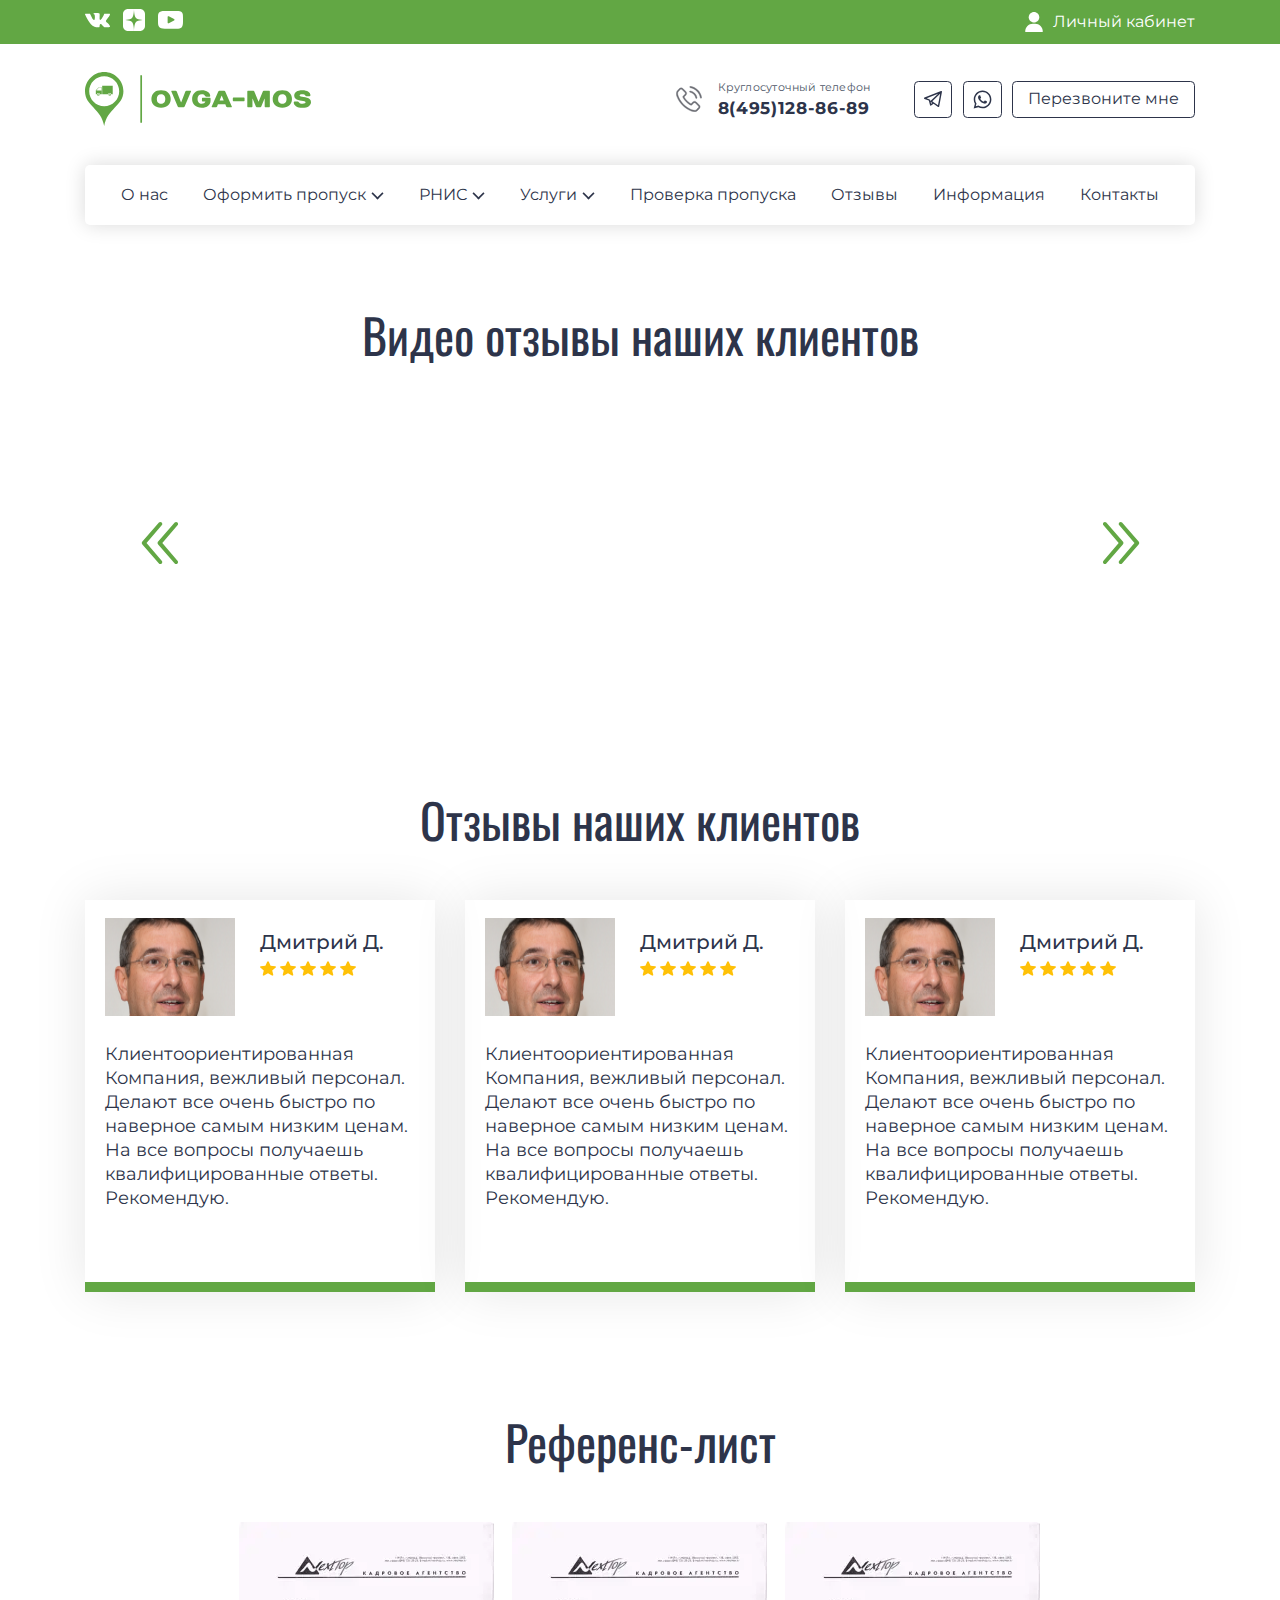
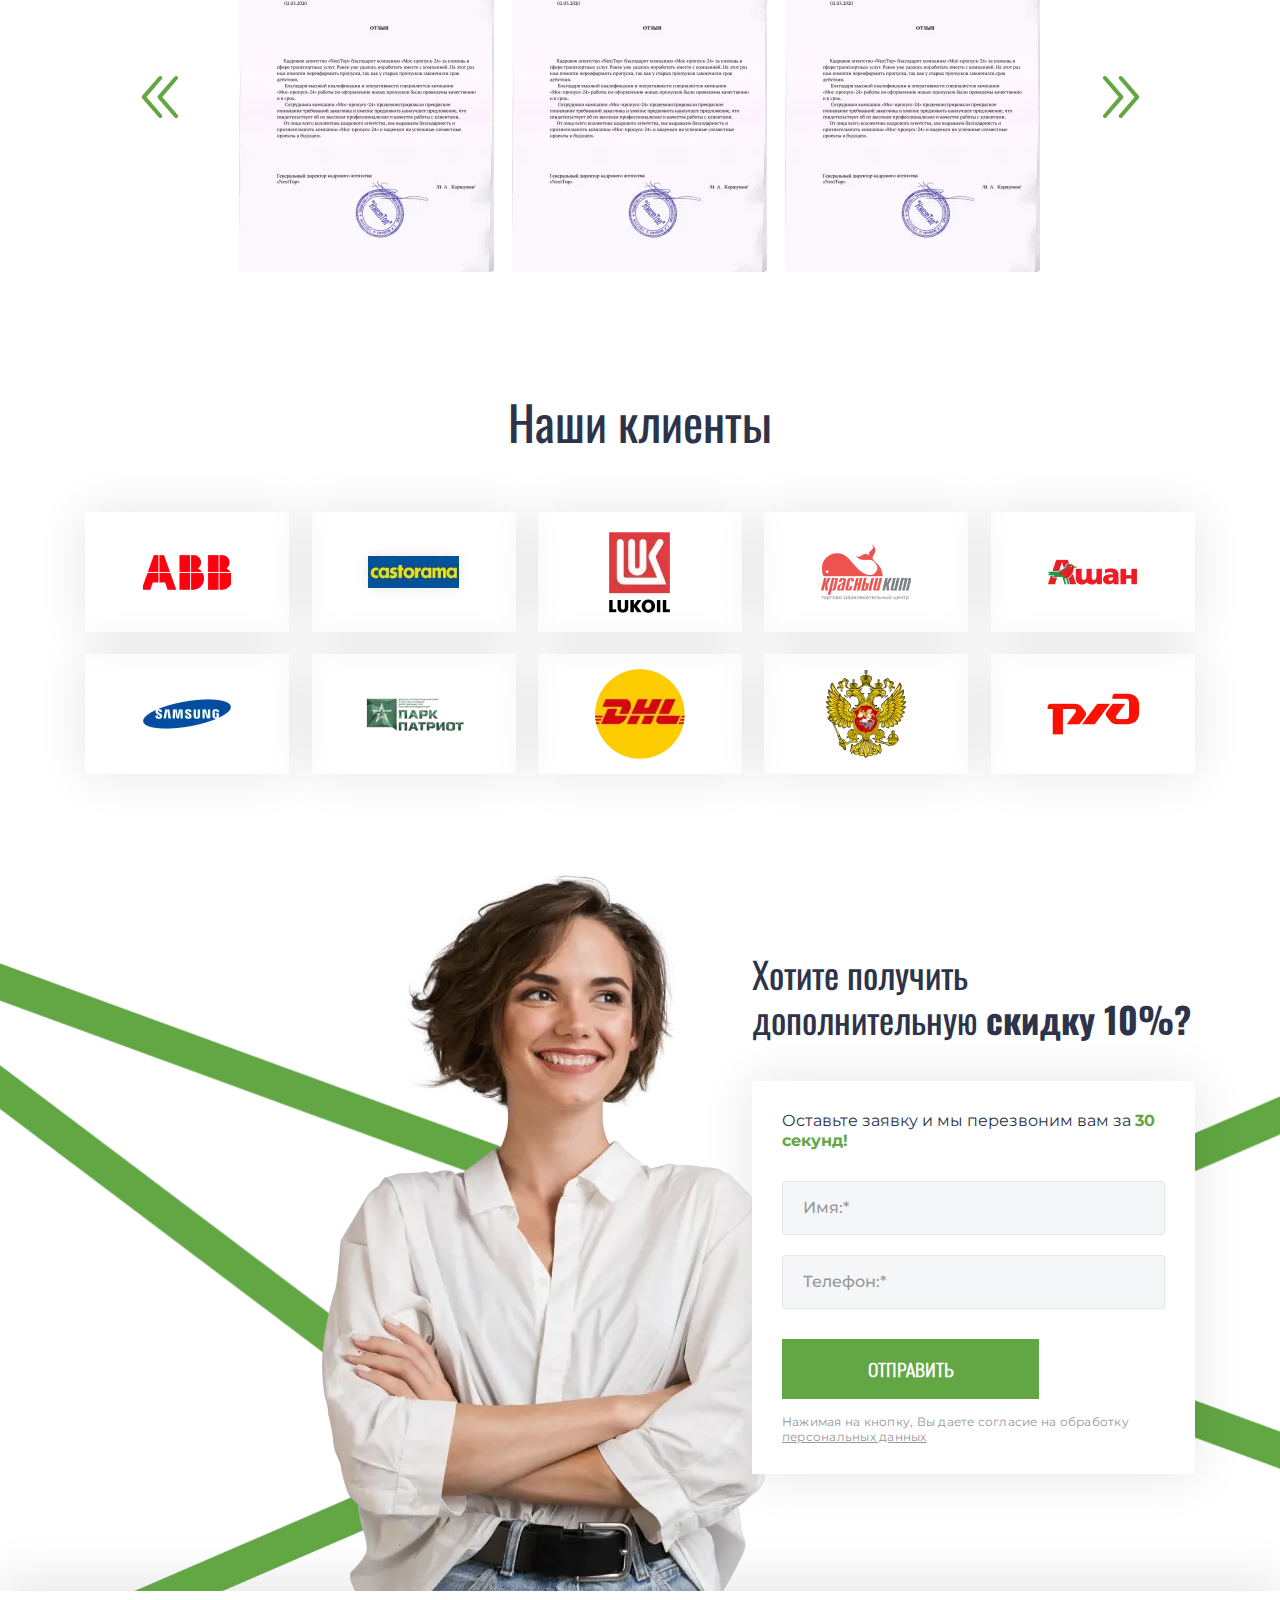
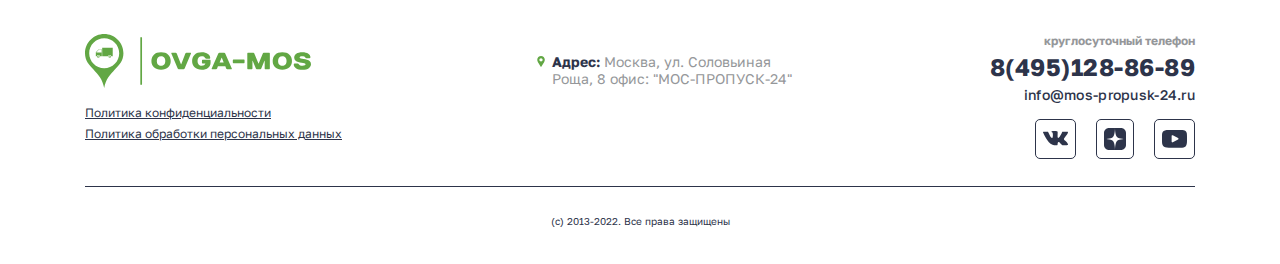
<file: reviews.html>
<!DOCTYPE html>
<html lang="ru">
  <head>
  <meta charset="UTF-8">
  <meta http-equiv="X-UA-Compatible" content="IE=edge">
  <meta name="viewport" content="width=device-width, initial-scale=1.0">
  <link href="https://fonts.googleapis.com/css?family=Golos+Text:regular,500,700&display=swap&_v=20230607175803" rel="stylesheet" />
  <link href="https://fonts.googleapis.com/css?family=Oswald:regular,500,700&display=swap&_v=20230607175803" rel="stylesheet" />
  <link href="https://fonts.googleapis.com/css?family=Montserrat:300,regular,500,600,700&display=swap&_v=20230607175803" rel="stylesheet" />
  <link href="https://fonts.googleapis.com/css?family=Inter:700&display=swap&_v=20230607175803" rel="stylesheet" />
  <link rel="stylesheet"  href="https://cdn.jsdelivr.net/npm/swiper@9/swiper-bundle.min.css?_v=20230607175803" />
  <link rel="stylesheet" href="css/style.min.css?_v=20230607175803">
  <title>Отзывы</title>
</head>
  <body>
    <div class="wrapper">
      <header class="header">
  <div class="header__top header-top">
    <div class="container header__container">
      <div class="header-top__wrap">
        <ul class="header-top__socials header-socials">
          <li class="header-socials__item">
            <a href="#" class="header-socials__link">
              <svg
                width="25"
                height="15"
                viewBox="0 0 25 15"
                fill="none"
                xmlns="http://www.w3.org/2000/svg"
              >
                <path
                  d="M24.8675 12.8816C24.8372 12.8164 24.809 12.7623 24.7828 12.7189C24.349 11.9377 23.5201 10.9789 22.2966 9.84205L22.2708 9.81602L22.2578 9.80325L22.2447 9.79017H22.2316C21.6763 9.26081 21.3247 8.90489 21.1774 8.72266C20.908 8.37553 20.8476 8.02417 20.9949 7.66815C21.0989 7.39916 21.4897 6.8311 22.1664 5.96319C22.5223 5.50323 22.8042 5.13458 23.0123 4.85685C24.5137 2.86089 25.1646 1.58544 24.9649 1.03001L24.8873 0.900216C24.8352 0.822074 24.7007 0.750587 24.4841 0.685393C24.2669 0.620335 23.9893 0.609576 23.6507 0.652932L19.9021 0.678828C19.8414 0.657309 19.7547 0.659315 19.6417 0.685393C19.5288 0.71147 19.4724 0.724555 19.4724 0.724555L19.4072 0.757153L19.3554 0.796315C19.312 0.82221 19.2642 0.867756 19.2121 0.932859C19.1603 0.997735 19.1169 1.07387 19.0823 1.16063C18.6742 2.21063 18.2101 3.18686 17.6894 4.08928C17.3683 4.62739 17.0734 5.09374 16.8041 5.4886C16.5351 5.88332 16.3095 6.17414 16.1274 6.36056C15.9451 6.54717 15.7805 6.69666 15.6327 6.80959C15.4851 6.92256 15.3724 6.97029 15.2944 6.95283C15.2162 6.93537 15.1426 6.91805 15.0729 6.90072C14.9515 6.82258 14.8538 6.71631 14.7802 6.58181C14.7063 6.44732 14.6565 6.27804 14.6305 6.07412C14.6046 5.87005 14.5892 5.69453 14.5849 5.54695C14.5808 5.39956 14.5827 5.19107 14.5915 4.92209C14.6005 4.65297 14.6046 4.47088 14.6046 4.37541C14.6046 4.04561 14.611 3.68767 14.6239 3.30152C14.637 2.91537 14.6476 2.60941 14.6565 2.38401C14.6654 2.15838 14.6695 1.91967 14.6695 1.66801C14.6695 1.41635 14.6542 1.21899 14.6239 1.07574C14.594 0.932676 14.5481 0.793807 14.4876 0.659178C14.4267 0.524686 14.3376 0.420648 14.2207 0.346791C14.1036 0.273025 13.958 0.214487 13.7847 0.170993C13.3247 0.0669099 12.739 0.0106055 12.0273 0.00185207C10.4134 -0.0154724 9.37631 0.0887477 8.91639 0.314376C8.73417 0.409706 8.56927 0.539958 8.42183 0.704723C8.26559 0.895702 8.24379 0.999923 8.35659 1.01707C8.87732 1.09507 9.24597 1.28167 9.46293 1.57669L9.54112 1.73302C9.60194 1.84581 9.66267 2.0455 9.72344 2.33181C9.78412 2.61812 9.82328 2.93484 9.84052 3.28178C9.88383 3.91535 9.88383 4.4577 9.84052 4.90887C9.79707 5.36021 9.75604 5.71158 9.71687 5.96324C9.67771 6.2149 9.61917 6.41883 9.54112 6.57498C9.46293 6.73117 9.41092 6.82664 9.38484 6.86128C9.3588 6.89593 9.3371 6.91777 9.31987 6.92634C9.20708 6.96956 9.08977 6.99158 8.96837 6.99158C8.84678 6.99158 8.69934 6.93077 8.52582 6.80922C8.35235 6.68768 8.17231 6.52072 7.9857 6.30809C7.7991 6.09541 7.58866 5.7982 7.35427 5.41643C7.12008 5.03465 6.87708 4.58344 6.62542 4.06279L6.4172 3.68521C6.28704 3.4423 6.10924 3.08861 5.88361 2.62445C5.65785 2.16011 5.4583 1.71095 5.28482 1.27707C5.21548 1.09484 5.11131 0.95611 4.97248 0.860644L4.90733 0.821481C4.86402 0.786832 4.7945 0.75004 4.69912 0.710832C4.60361 0.67167 4.50395 0.643586 4.39973 0.626307L0.833215 0.652203C0.468763 0.652203 0.221479 0.734767 0.0912725 0.899669L0.0391624 0.977674C0.0131301 1.02112 0 1.09051 0 1.18602C0 1.28149 0.0260323 1.39866 0.0781424 1.53739C0.598788 2.76104 1.16498 3.94116 1.77671 5.07792C2.38845 6.21467 2.92004 7.13036 3.37116 7.82416C3.82237 8.51846 4.28228 9.17373 4.75091 9.78966C5.21954 10.4058 5.52974 10.8007 5.68151 10.9742C5.83346 11.1479 5.95282 11.2779 6.03958 11.3646L6.36505 11.677C6.57331 11.8853 6.87913 12.1348 7.28265 12.4254C7.68627 12.7162 8.1331 13.0025 8.62338 13.2848C9.11375 13.5666 9.68423 13.7965 10.3351 13.9744C10.9859 14.1524 11.6194 14.2239 12.2355 14.1894H13.7325C14.036 14.1632 14.266 14.0677 14.4224 13.9029L14.4742 13.8377C14.509 13.7859 14.5416 13.7054 14.5717 13.5972C14.6021 13.4887 14.6173 13.3692 14.6173 13.2392C14.6084 12.8662 14.6368 12.5299 14.7017 12.2306C14.7666 11.9313 14.8405 11.7057 14.9232 11.5537C15.0059 11.4019 15.0992 11.2738 15.203 11.17C15.307 11.0659 15.3811 11.0028 15.4246 10.9811C15.4679 10.9593 15.5024 10.9445 15.5284 10.9356C15.7367 10.8662 15.9818 10.9334 16.2641 11.1375C16.5461 11.3414 16.8107 11.5932 17.0582 11.8925C17.3055 12.192 17.6026 12.5281 17.9497 12.9011C18.2969 13.2743 18.6006 13.5518 18.8608 13.7343L19.121 13.8905C19.2948 13.9947 19.5205 14.0901 19.7982 14.1769C20.0754 14.2636 20.3183 14.2853 20.5269 14.242L23.859 14.19C24.1886 14.19 24.445 14.1354 24.6269 14.0271C24.8092 13.9187 24.9175 13.7992 24.9524 13.6692C24.9872 13.5391 24.9891 13.3915 24.959 13.2264C24.9282 13.0618 24.8977 12.9467 24.8675 12.8816Z"
                  fill="currentColor"
                />
              </svg>
            </a>
          </li>
          <li class="header-socials__item">
            <a href="#" class="header-socials__link">
              <svg
                width="22"
                height="22"
                viewBox="0 0 22 22"
                fill="none"
                xmlns="http://www.w3.org/2000/svg"
              >
                <path
                  fill-rule="evenodd"
                  clip-rule="evenodd"
                  d="M0 5C0 2.23858 2.23858 0 5 0H11C11 0 11 7 9 9C7 11 0 11 0 11V5ZM22 11C22 11 15 11 13 9C11 7 11 0 11 0H17C19.7614 0 22 2.23858 22 5L22 11ZM22 11L22 17C22 19.7614 19.7614 22 17 22L11 22C11 22 11 15 13 13C15 11 22 11 22 11ZM11 22L5 22C2.23858 22 0 19.7614 0 17V11C0 11 7 11 9 13C11 15 11 22 11 22Z"
                  fill="currentColor"
                />
              </svg>
            </a>
          </li>
          <li class="header-socials__item">
            <a href="#" class="header-socials__link">
              <svg
                width="25"
                height="18"
                viewBox="0 0 25 18"
                fill="none"
                xmlns="http://www.w3.org/2000/svg"
              >
                <path
                  d="M24.0256 1.54796C23.1231 0.463746 21.457 0.0214844 18.2751 0.0214844H6.72468C3.46992 0.0214844 1.77556 0.492274 0.876532 1.64659C0 2.77205 0 4.43033 0 6.72542V11.0999C0 15.5462 1.04 17.8037 6.72468 17.8037H18.2752C21.0345 17.8037 22.5635 17.4135 23.5527 16.4566C24.5672 15.4755 25 13.8734 25 11.0999V6.72542C25 4.30505 24.9322 2.63699 24.0256 1.54796ZM16.0501 9.51658L10.8051 12.2871C10.6878 12.3491 10.5596 12.3798 10.4315 12.3798C10.2865 12.3798 10.1419 12.3403 10.0137 12.2619C9.77242 12.1141 9.62508 11.8498 9.62508 11.5647V6.04141C9.62508 5.75678 9.77202 5.4927 10.0128 5.34484C10.2537 5.19699 10.5533 5.18688 10.8032 5.31811L16.0482 8.07079C16.3151 8.21082 16.4827 8.48925 16.4831 8.79303C16.4834 9.09706 16.3165 9.37589 16.0501 9.51658Z"
                  fill="currentColor"
                />
              </svg>
            </a>
          </li>
        </ul>
        <div class="header__actions">
          <a href="#" class="header-top__login">
            <svg
              width="20"
              height="20"
              viewBox="0 0 20 20"
              fill="none"
              xmlns="http://www.w3.org/2000/svg"
            >
              <path
                d="M10 0C7.09223 0 4.72656 2.36566 4.72656 5.27344C4.72656 8.18121 7.09223 10.5469 10 10.5469C12.9078 10.5469 15.2734 8.18121 15.2734 5.27344C15.2734 2.36566 12.9078 0 10 0Z"
                fill="currentColor"
              />
              <path
                d="M16.5612 13.992C15.1174 12.5261 13.2035 11.7188 11.1719 11.7188H8.82812C6.79656 11.7188 4.88258 12.5261 3.43883 13.992C2.00215 15.4507 1.21094 17.3763 1.21094 19.4141C1.21094 19.7377 1.47328 20 1.79688 20H18.2031C18.5267 20 18.7891 19.7377 18.7891 19.4141C18.7891 17.3763 17.9979 15.4507 16.5612 13.992Z"
                fill="currentColor"
              />
            </svg>
            <span>Личный кабинет</span>
          </a>
          <button class="burger">
            <span class="burger__span"></span>
          </button>
        </div>
      </div>
    </div>
  </div>
  <div class="header__bottom header-bottom">
    <div class="container header__container">
      <div class="header-bottom__wrap">
        <div class="header__logo-wrap">
          <a href="/" class="header__logo logo">
            <img src="img/logo.svg" alt="Логотип">
          </a>
        </div>
        <div class="header-bottom__contacts header-contacts">
          <div class="header-contacts__phone">
            <img src="img/icons/phonecall-icon.svg" alt="Иконка звонка" />
            <div class="header-contacts__phone-wrap">
              <span> Круглосуточный телефон </span>
              <a href="tel:+74951288689" class="header-contacts__phone-link">
                8(495)128-86-89
              </a>
            </div>
          </div>
          <div class="header-contacts__links">
            <a href="#" class="header-contacts__link">
              <svg
                width="18"
                height="18"
                viewBox="0 0 18 18"
                fill="none"
                xmlns="http://www.w3.org/2000/svg"
              >
                <path
                  d="M14.4905 17.0502C14.3499 17.0502 14.2103 17.0086 14.0905 16.9274L9.56456 13.8574L7.13711 15.604C6.94673 15.7409 6.70134 15.7754 6.48028 15.6964C6.25949 15.6172 6.09182 15.4343 6.03197 15.2075L4.81311 10.5884L0.458013 8.92315C0.183842 8.81826 0.00201159 8.55597 1.65783e-05 8.26242C-0.00197843 7.96887 0.176242 7.7041 0.449083 7.59552L17.0088 1.00629C17.0839 0.974372 17.1634 0.955942 17.2436 0.951002C17.2723 0.949292 17.3011 0.949292 17.3297 0.950907C17.4958 0.960787 17.6589 1.02843 17.7862 1.15326C17.7994 1.16618 17.8119 1.17938 17.8238 1.19316C17.9292 1.31362 17.9872 1.46049 17.9981 1.61011C18.0008 1.64773 18.0006 1.68583 17.9973 1.72392C17.995 1.75109 17.9911 1.77817 17.9856 1.80505L15.1904 16.4711C15.1454 16.7067 14.9851 16.9039 14.7635 16.9958C14.6757 17.0323 14.5829 17.0502 14.4905 17.0502ZM9.96194 12.405L13.9935 15.1396L16.1684 3.72777L8.31312 11.2866L9.94294 12.3922C9.9495 12.3963 9.95577 12.4006 9.96194 12.405ZM6.60587 11.7969L7.14566 13.8423L8.30865 13.0054L6.7858 11.9724C6.71502 11.9245 6.65441 11.8648 6.60587 11.7969ZM2.67295 8.24427L5.66337 9.3876C5.87759 9.46949 6.03928 9.64961 6.0978 9.87134L6.47705 11.3086C6.49443 11.1428 6.56958 10.9868 6.69165 10.8693L14.1766 3.66697L2.67295 8.24427Z"
                  fill="currentColor"
                />
              </svg>
            </a>
            <a href="#" class="header-contacts__link">
              <svg
                width="19"
                height="19"
                viewBox="0 0 19 19"
                fill="none"
                xmlns="http://www.w3.org/2000/svg"
              >
                <path
                  fill-rule="evenodd"
                  clip-rule="evenodd"
                  d="M15.8007 3.17307C14.1342 1.50467 11.918 0.585451 9.55696 0.584473C4.69179 0.584473 0.732244 4.54391 0.730288 9.41038C0.729635 10.966 1.13603 12.4846 1.90847 13.8232L0.65625 18.397L5.3354 17.1695C6.6247 17.8728 8.0762 18.2435 9.55337 18.2439H9.55706C14.4217 18.2439 18.3817 14.2841 18.3835 9.41745C18.3845 7.0589 17.4672 4.84136 15.8007 3.17307ZM9.55696 16.7533H9.55391C8.23754 16.7527 6.94651 16.3989 5.81996 15.7306L5.55219 15.5716L2.77551 16.3L3.51664 13.5928L3.34215 13.3152C2.60775 12.1472 2.21995 10.7971 2.22061 9.41092C2.22213 5.36604 5.51327 2.07523 9.55989 2.07523C11.5194 2.07588 13.3615 2.83995 14.7465 4.22666C16.1316 5.61337 16.894 7.45659 16.8933 9.4169C16.8916 13.4621 13.6006 16.7533 9.55696 16.7533ZM13.5811 11.2587C13.3606 11.1483 12.2762 10.6149 12.074 10.5412C11.872 10.4676 11.7248 10.4309 11.5779 10.6516C11.4308 10.8723 11.0082 11.3692 10.8795 11.5163C10.7508 11.6635 10.6223 11.682 10.4017 11.5715C10.1811 11.4611 9.47052 11.2282 8.62806 10.4768C7.97249 9.892 7.52989 9.16978 7.40117 8.94909C7.27266 8.72817 7.40008 8.62032 7.49793 8.49899C7.73668 8.20251 7.97575 7.89169 8.04924 7.74459C8.12284 7.59738 8.08599 7.46855 8.03076 7.3582C7.97575 7.24785 7.53468 6.16229 7.35094 5.72057C7.17177 5.2907 6.9901 5.34875 6.85464 5.34201C6.72613 5.3356 6.57904 5.33429 6.43194 5.33429C6.28495 5.33429 6.04599 5.38941 5.84377 5.61033C5.64166 5.83114 5.07198 6.36462 5.07198 7.45018C5.07198 8.53574 5.86225 9.58444 5.97249 9.73164C6.08274 9.87885 7.52772 12.1065 9.74004 13.0617C10.2662 13.2891 10.677 13.4247 10.9974 13.5264C11.5257 13.6942 12.0064 13.6705 12.3865 13.6138C12.8103 13.5504 13.6912 13.0802 13.8752 12.5651C14.0589 12.0499 14.0589 11.6083 14.0037 11.5163C13.9487 11.4243 13.8016 11.3692 13.5811 11.2587Z"
                  fill="currentColor"
                />
              </svg>
            </a>
            <a href="#" class="header-contacts__link header-contacts__link--btn"
              >Перезвоните мне</a
            >
          </div>
        </div>
      </div>
    </div>
  </div>
  <nav data-da=".header-bottom__wrap,858,last" class="header__menu header-menu">
    <div class="container header__container header-menu__container">
      <ul class="header-menu__list">
        <li class="header-menu__item">
          <a href="/about-us.html" class="header-menu__link">О нас</a>
        </li>
        <li class="header-menu__item">
          <div class="header-menu__dropdown-wrap">
            <a href="/pass-cost.html" class="header-menu__link header-menu__link--dropdown">
              Оформить пропуск
            </a>
            <svg
                width="13"
                height="8"
                viewBox="0 0 13 8"
                fill="none"
                xmlns="http://www.w3.org/2000/svg"
              >
                <line
                  x1="1.06569"
                  y1="0.934315"
                  x2="7.06569"
                  y2="6.93431"
                  stroke="currentColor"
                  stroke-width="1.6"
                />
                <line
                  y1="-0.8"
                  x2="8.48528"
                  y2="-0.8"
                  transform="matrix(-0.707107 0.707107 0.707107 0.707107 12.5 1.5)"
                  stroke="currentColor"
                  stroke-width="1.6"
                />
            </svg>
          </div>
          <ul class="header-menu__sub-list">
            <li class="header-menu__sub-item">
              <a href="/check-number.html" class="header-menu__sub-link">
                категория
              </a>
            </li>
            <li class="header-menu__sub-item">
              <a href="/info.html" class="header-menu__sub-link">
                категория
              </a>
            </li>
            <li class="header-menu__sub-item">
              <a href="/article.html" class="header-menu__sub-link">
                категория
              </a>
            </li>
          </ul>
        </li>
        <li class="header-menu__item">
          <div class="header-menu__dropdown-wrap">
            <a href="#" class="header-menu__link header-menu__link--dropdown">
              РНИС
            </a>
            <svg
                width="13"
                height="8"
                viewBox="0 0 13 8"
                fill="none"
                xmlns="http://www.w3.org/2000/svg"
              >
                <line
                  x1="1.06569"
                  y1="0.934315"
                  x2="7.06569"
                  y2="6.93431"
                  stroke="currentColor"
                  stroke-width="1.6"
                />
                <line
                  y1="-0.8"
                  x2="8.48528"
                  y2="-0.8"
                  transform="matrix(-0.707107 0.707107 0.707107 0.707107 12.5 1.5)"
                  stroke="currentColor"
                  stroke-width="1.6"
                />
            </svg>
          </div>
          <ul class="header-menu__sub-list">
            <li class="header-menu__sub-item">
              <a href="/check-rnis.html" class="header-menu__sub-link">
                Проверьте регистрацию РНИС
              </a>
            </li>
            <li class="header-menu__sub-item">
              <a href="/cost-rnis.html" class="header-menu__sub-link">
                Стоимость подключения к РНИС
              </a>
            </li>
            <li class="header-menu__sub-item">
              <a href="/make-card.html" class="header-menu__sub-link">
                Оформить диагностическую карту
              </a>
            </li>
          </ul>
        </li>
        <li class="header-menu__item">
          <div class="header-menu__dropdown-wrap">
            <a href="" class="header-menu__link header-menu__link--dropdown">
              Услуги
            </a>
            <svg
                width="13"
                height="8"
                viewBox="0 0 13 8"
                fill="none"
                xmlns="http://www.w3.org/2000/svg"
              >
                <line
                  x1="1.06569"
                  y1="0.934315"
                  x2="7.06569"
                  y2="6.93431"
                  stroke="currentColor"
                  stroke-width="1.6"
                />
                <line
                  y1="-0.8"
                  x2="8.48528"
                  y2="-0.8"
                  transform="matrix(-0.707107 0.707107 0.707107 0.707107 12.5 1.5)"
                  stroke="currentColor"
                  stroke-width="1.6"
                />
            </svg>
          </div>
          <ul class="header-menu__sub-list">
            <li class="header-menu__sub-item">
              <a href="" class="header-menu__sub-link">
                Проверьте регистрацию РНИС
              </a>
            </li>
            <li class="header-menu__sub-item">
              <a href="" class="header-menu__sub-link">категория

              </a>
            </li>
            <li class="header-menu__sub-item">
              <a href="" class="header-menu__sub-link">категория

              </a>
            </li>
          </ul>
        </li>
        <li class="header-menu__item">
          <a href="" class="header-menu__link">Проверка пропуска</a>
        </li>
        <li class="header-menu__item">
          <a href="/reviews.html" class="header-menu__link">Отзывы</a>
        </li>
        <li class="header-menu__item">
          <a href="/info.html" class="header-menu__link">Информация</a>
        </li>
        <li class="header-menu__item">
          <a href="/contacts.html" class="header-menu__link">Контакты</a>
        </li>
      </ul>
    </div>
  </nav>
</header>

<!-- Доработать выпадающие меню, подключить JS -->

      <main class="main">
        <section class="video-reviews">
          <div class="container video-reviews__container">
            <h2 class="section-title video-reviews__title">
              Видео отзывы наших клиентов
            </h2>
            <div class="video-reviews__slider-wrap">
              <div class="video-reviews__slider swiper">
                <div class="swiper-wrapper">
                  <div class="swiper-slide">
                    <div class="video-item">
                      <iframe
                        src="https://www.youtube.com/embed/WlsT-vxue9o"
                        title="YouTube video player"
                        frameborder="0"
                        allow="accelerometer; autoplay; clipboard-write; encrypted-media; gyroscope; picture-in-picture; web-share"
                        allowfullscreen
                      ></iframe>
                    </div>
                  </div>
                  <div class="swiper-slide">
                    <div class="video-item">
                      <iframe
                        src="https://www.youtube.com/embed/WlsT-vxue9o"
                        title="YouTube video player"
                        frameborder="0"
                        allow="accelerometer; autoplay; clipboard-write; encrypted-media; gyroscope; picture-in-picture; web-share"
                        allowfullscreen
                      ></iframe>
                    </div>
                  </div>
                  <div class="swiper-slide">
                    <div class="video-item">
                      <iframe
                        src="https://www.youtube.com/embed/WlsT-vxue9o"
                        title="YouTube video player"
                        frameborder="0"
                        allow="accelerometer; autoplay; clipboard-write; encrypted-media; gyroscope; picture-in-picture; web-share"
                        allowfullscreen
                      ></iframe>
                    </div>
                  </div>
                  <div class="swiper-slide">
                    <div class="video-item">
                      <iframe
                        src="https://www.youtube.com/embed/WlsT-vxue9o"
                        title="YouTube video player"
                        frameborder="0"
                        allow="accelerometer; autoplay; clipboard-write; encrypted-media; gyroscope; picture-in-picture; web-share"
                        allowfullscreen
                      ></iframe>
                    </div>
                  </div>
                  <div class="swiper-slide">
                    <div class="video-item">
                      <iframe
                        src="https://www.youtube.com/embed/WlsT-vxue9o"
                        title="YouTube video player"
                        frameborder="0"
                        allow="accelerometer; autoplay; clipboard-write; encrypted-media; gyroscope; picture-in-picture; web-share"
                        allowfullscreen
                      ></iframe>
                    </div>
                  </div>
                  <div class="swiper-slide">
                    <div class="video-item">
                      <iframe
                        src="https://www.youtube.com/embed/WlsT-vxue9o"
                        title="YouTube video player"
                        frameborder="0"
                        allow="accelerometer; autoplay; clipboard-write; encrypted-media; gyroscope; picture-in-picture; web-share"
                        allowfullscreen
                      ></iframe>
                    </div>
                  </div>
                </div>
              </div>
              <svg
                class="next"
                width="38"
                height="42"
                viewBox="0 0 38 42"
                fill="none"
                xmlns="http://www.w3.org/2000/svg"
              >
                <path
                  d="M4.28862 41.4234C3.9194 41.7926 3.41863 42 2.89648 42C2.37433 42 1.87356 41.7926 1.50435 41.4233C1.13514 41.0541 0.927727 40.5534 0.927734 40.0312C0.927742 39.509 1.13517 39.0083 1.50439 38.6391L16.6729 21L1.50439 3.36088C1.13517 2.99167 0.92774 2.49091 0.927733 1.96876C0.927725 1.44661 1.13514 0.945839 1.50435 0.576618C1.87356 0.207394 2.37432 -3.05808e-05 2.89648 -3.8233e-05C3.41863 -4.58852e-05 3.91939 0.207363 4.28862 0.576576L20.8493 19.6078C21.0321 19.7906 21.1771 20.0077 21.2761 20.2465C21.375 20.4854 21.4259 20.7414 21.4259 21C21.4259 21.2585 21.375 21.5145 21.2761 21.7534C21.1771 21.9923 21.0321 22.2093 20.8493 22.3921L4.28862 41.4234ZM17.2884 3.36088L32.4569 21L17.2884 38.6391C16.9192 39.0083 16.7117 39.509 16.7117 40.0312C16.7117 40.5533 16.9191 41.0541 17.2884 41.4233C17.6576 41.7926 18.1583 42 18.6805 42C19.2026 42 19.7034 41.7926 20.0726 41.4234L36.6333 22.3921C36.8161 22.2093 36.9611 21.9923 37.0601 21.7534C37.159 21.5145 37.21 21.2585 37.21 21C37.21 20.7414 37.159 20.4854 37.0601 20.2465C36.9611 20.0077 36.8161 19.7906 36.6333 19.6078L20.0726 0.576575C19.7034 0.207362 19.2026 -4.65752e-05 18.6805 -3.8923e-05C18.1583 -3.12708e-05 17.6576 0.207393 17.2884 0.576617C16.9191 0.945838 16.7117 1.44661 16.7117 1.96876C16.7117 2.49091 16.9192 2.99167 17.2884 3.36088Z"
                  fill="#62A744"
                />
              </svg>
              <svg
                class="prev"
                width="38"
                height="42"
                viewBox="0 0 38 42"
                fill="none"
                xmlns="http://www.w3.org/2000/svg"
              >
                <path
                  d="M33.7114 41.4234C34.0806 41.7926 34.5814 42 35.1035 42C35.6257 42 36.1264 41.7926 36.4956 41.4233C36.8649 41.0541 37.0723 40.5534 37.0723 40.0312C37.0723 39.509 36.8648 39.0083 36.4956 38.6391L21.3271 21L36.4956 3.36088C36.8648 2.99167 37.0723 2.49091 37.0723 1.96876C37.0723 1.44661 36.8649 0.945839 36.4956 0.576618C36.1264 0.207394 35.6257 -3.05808e-05 35.1035 -3.8233e-05C34.5814 -4.58852e-05 34.0806 0.207363 33.7114 0.576576L17.1507 19.6078C16.9679 19.7906 16.8229 20.0077 16.7239 20.2465C16.625 20.4854 16.5741 20.7414 16.5741 21C16.5741 21.2585 16.625 21.5145 16.7239 21.7534C16.8229 21.9923 16.9679 22.2093 17.1507 22.3921L33.7114 41.4234ZM20.7116 3.36088L5.54309 21L20.7116 38.6391C21.0808 39.0083 21.2883 39.509 21.2883 40.0312C21.2883 40.5533 21.0809 41.0541 20.7116 41.4233C20.3424 41.7926 19.8417 42 19.3195 42C18.7974 42 18.2966 41.7926 17.9274 41.4234L1.36672 22.3921C1.18389 22.2093 1.03887 21.9923 0.939919 21.7534C0.840974 21.5145 0.790048 21.2585 0.790048 21C0.790048 20.7414 0.840974 20.4854 0.939919 20.2465C1.03887 20.0077 1.18389 19.7906 1.36672 19.6078L17.9274 0.576575C18.2966 0.207362 18.7974 -4.65752e-05 19.3195 -3.8923e-05C19.8417 -3.12708e-05 20.3424 0.207393 20.7116 0.576617C21.0809 0.945838 21.2883 1.44661 21.2883 1.96876C21.2883 2.49091 21.0808 2.99167 20.7116 3.36088Z"
                  fill="#62A744"
                />
              </svg>
            </div>
          </div>
        </section>
        <section class="reviews">
          <div class="container">
            <h2 class="section-title reviews__title">Отзывы наших клиентов</h2>
            <div class="reviews-wrapper">
              <div class="reviews-element">
                <div class="person">
                  <img
                    src="img/reviews/face.png"
                    alt=""
                    class="person__face"
                  />
                  <div class="person__right">
                    <div class="person__name">Дмитрий Д.</div>
                    <ul class="person__rating">
                      <li class="person__rating-item">
                        <svg
                          width="16"
                          height="15"
                          viewBox="0 0 16 15"
                          fill="none"
                          xmlns="http://www.w3.org/2000/svg"
                        >
                          <path
                            d="M15.9583 5.75398C15.8536 5.45024 15.5662 5.23452 15.2262 5.20579L10.6082 4.81268L8.78208 0.805654C8.64744 0.511991 8.34079 0.321899 8.00008 0.321899C7.65938 0.321899 7.35273 0.511991 7.21808 0.80634L5.39198 4.81268L0.773211 5.20579C0.433847 5.2352 0.147219 5.45024 0.0418692 5.75398C-0.0634802 6.05771 0.0338123 6.39086 0.290533 6.60086L3.78122 9.47088L2.7519 13.7217C2.67658 14.0342 2.80598 14.3573 3.0826 14.5448C3.23128 14.6455 3.40524 14.6967 3.58066 14.6967C3.73191 14.6967 3.88193 14.6585 4.01658 14.583L8.00008 12.351L11.9821 14.583C12.2735 14.7473 12.6408 14.7323 12.9168 14.5448C13.1936 14.3567 13.3229 14.0335 13.2475 13.7217L12.2182 9.47088L15.7089 6.60143C15.9656 6.39086 16.0636 6.05828 15.9583 5.75398Z"
                            fill="#FFC107"
                          />
                        </svg>
                      </li>
                      <li class="person__rating-item">
                        <svg
                          width="16"
                          height="15"
                          viewBox="0 0 16 15"
                          fill="none"
                          xmlns="http://www.w3.org/2000/svg"
                        >
                          <path
                            d="M15.9583 5.75398C15.8536 5.45024 15.5662 5.23452 15.2262 5.20579L10.6082 4.81268L8.78208 0.805654C8.64744 0.511991 8.34079 0.321899 8.00008 0.321899C7.65938 0.321899 7.35273 0.511991 7.21808 0.80634L5.39198 4.81268L0.773211 5.20579C0.433847 5.2352 0.147219 5.45024 0.0418692 5.75398C-0.0634802 6.05771 0.0338123 6.39086 0.290533 6.60086L3.78122 9.47088L2.7519 13.7217C2.67658 14.0342 2.80598 14.3573 3.0826 14.5448C3.23128 14.6455 3.40524 14.6967 3.58066 14.6967C3.73191 14.6967 3.88193 14.6585 4.01658 14.583L8.00008 12.351L11.9821 14.583C12.2735 14.7473 12.6408 14.7323 12.9168 14.5448C13.1936 14.3567 13.3229 14.0335 13.2475 13.7217L12.2182 9.47088L15.7089 6.60143C15.9656 6.39086 16.0636 6.05828 15.9583 5.75398Z"
                            fill="#FFC107"
                          />
                        </svg>
                      </li>
                      <li class="person__rating-item">
                        <svg
                          width="16"
                          height="15"
                          viewBox="0 0 16 15"
                          fill="none"
                          xmlns="http://www.w3.org/2000/svg"
                        >
                          <path
                            d="M15.9583 5.75398C15.8536 5.45024 15.5662 5.23452 15.2262 5.20579L10.6082 4.81268L8.78208 0.805654C8.64744 0.511991 8.34079 0.321899 8.00008 0.321899C7.65938 0.321899 7.35273 0.511991 7.21808 0.80634L5.39198 4.81268L0.773211 5.20579C0.433847 5.2352 0.147219 5.45024 0.0418692 5.75398C-0.0634802 6.05771 0.0338123 6.39086 0.290533 6.60086L3.78122 9.47088L2.7519 13.7217C2.67658 14.0342 2.80598 14.3573 3.0826 14.5448C3.23128 14.6455 3.40524 14.6967 3.58066 14.6967C3.73191 14.6967 3.88193 14.6585 4.01658 14.583L8.00008 12.351L11.9821 14.583C12.2735 14.7473 12.6408 14.7323 12.9168 14.5448C13.1936 14.3567 13.3229 14.0335 13.2475 13.7217L12.2182 9.47088L15.7089 6.60143C15.9656 6.39086 16.0636 6.05828 15.9583 5.75398Z"
                            fill="#FFC107"
                          />
                        </svg>
                      </li>
                      <li class="person__rating-item">
                        <svg
                          width="16"
                          height="15"
                          viewBox="0 0 16 15"
                          fill="none"
                          xmlns="http://www.w3.org/2000/svg"
                        >
                          <path
                            d="M15.9583 5.75398C15.8536 5.45024 15.5662 5.23452 15.2262 5.20579L10.6082 4.81268L8.78208 0.805654C8.64744 0.511991 8.34079 0.321899 8.00008 0.321899C7.65938 0.321899 7.35273 0.511991 7.21808 0.80634L5.39198 4.81268L0.773211 5.20579C0.433847 5.2352 0.147219 5.45024 0.0418692 5.75398C-0.0634802 6.05771 0.0338123 6.39086 0.290533 6.60086L3.78122 9.47088L2.7519 13.7217C2.67658 14.0342 2.80598 14.3573 3.0826 14.5448C3.23128 14.6455 3.40524 14.6967 3.58066 14.6967C3.73191 14.6967 3.88193 14.6585 4.01658 14.583L8.00008 12.351L11.9821 14.583C12.2735 14.7473 12.6408 14.7323 12.9168 14.5448C13.1936 14.3567 13.3229 14.0335 13.2475 13.7217L12.2182 9.47088L15.7089 6.60143C15.9656 6.39086 16.0636 6.05828 15.9583 5.75398Z"
                            fill="#FFC107"
                          />
                        </svg>
                      </li>
                      <li class="person__rating-item">
                        <svg
                          width="16"
                          height="15"
                          viewBox="0 0 16 15"
                          fill="none"
                          xmlns="http://www.w3.org/2000/svg"
                        >
                          <path
                            d="M15.9583 5.75398C15.8536 5.45024 15.5662 5.23452 15.2262 5.20579L10.6082 4.81268L8.78208 0.805654C8.64744 0.511991 8.34079 0.321899 8.00008 0.321899C7.65938 0.321899 7.35273 0.511991 7.21808 0.80634L5.39198 4.81268L0.773211 5.20579C0.433847 5.2352 0.147219 5.45024 0.0418692 5.75398C-0.0634802 6.05771 0.0338123 6.39086 0.290533 6.60086L3.78122 9.47088L2.7519 13.7217C2.67658 14.0342 2.80598 14.3573 3.0826 14.5448C3.23128 14.6455 3.40524 14.6967 3.58066 14.6967C3.73191 14.6967 3.88193 14.6585 4.01658 14.583L8.00008 12.351L11.9821 14.583C12.2735 14.7473 12.6408 14.7323 12.9168 14.5448C13.1936 14.3567 13.3229 14.0335 13.2475 13.7217L12.2182 9.47088L15.7089 6.60143C15.9656 6.39086 16.0636 6.05828 15.9583 5.75398Z"
                            fill="#FFC107"
                          />
                        </svg>
                      </li>
                    </ul>
                  </div>
                </div>
                <div class="reviews-text">
                  Клиентоориентированная Компания, вежливый персонал. Делают все
                  очень быстро по наверное самым низким ценам. На все вопросы
                  получаешь квалифицированные ответы. Рекомендую.
                </div>
                <div class="green-line"></div>
              </div>
              <div class="reviews-element">
                <div class="person">
                  <img
                    src="img/reviews/face.png"
                    alt=""
                    class="person__face"
                  />
                  <div class="person__right">
                    <div class="person__name">Дмитрий Д.</div>
                    <ul class="person__rating">
                      <li class="person__rating-item">
                        <svg
                          width="16"
                          height="15"
                          viewBox="0 0 16 15"
                          fill="none"
                          xmlns="http://www.w3.org/2000/svg"
                        >
                          <path
                            d="M15.9583 5.75398C15.8536 5.45024 15.5662 5.23452 15.2262 5.20579L10.6082 4.81268L8.78208 0.805654C8.64744 0.511991 8.34079 0.321899 8.00008 0.321899C7.65938 0.321899 7.35273 0.511991 7.21808 0.80634L5.39198 4.81268L0.773211 5.20579C0.433847 5.2352 0.147219 5.45024 0.0418692 5.75398C-0.0634802 6.05771 0.0338123 6.39086 0.290533 6.60086L3.78122 9.47088L2.7519 13.7217C2.67658 14.0342 2.80598 14.3573 3.0826 14.5448C3.23128 14.6455 3.40524 14.6967 3.58066 14.6967C3.73191 14.6967 3.88193 14.6585 4.01658 14.583L8.00008 12.351L11.9821 14.583C12.2735 14.7473 12.6408 14.7323 12.9168 14.5448C13.1936 14.3567 13.3229 14.0335 13.2475 13.7217L12.2182 9.47088L15.7089 6.60143C15.9656 6.39086 16.0636 6.05828 15.9583 5.75398Z"
                            fill="#FFC107"
                          />
                        </svg>
                      </li>
                      <li class="person__rating-item">
                        <svg
                          width="16"
                          height="15"
                          viewBox="0 0 16 15"
                          fill="none"
                          xmlns="http://www.w3.org/2000/svg"
                        >
                          <path
                            d="M15.9583 5.75398C15.8536 5.45024 15.5662 5.23452 15.2262 5.20579L10.6082 4.81268L8.78208 0.805654C8.64744 0.511991 8.34079 0.321899 8.00008 0.321899C7.65938 0.321899 7.35273 0.511991 7.21808 0.80634L5.39198 4.81268L0.773211 5.20579C0.433847 5.2352 0.147219 5.45024 0.0418692 5.75398C-0.0634802 6.05771 0.0338123 6.39086 0.290533 6.60086L3.78122 9.47088L2.7519 13.7217C2.67658 14.0342 2.80598 14.3573 3.0826 14.5448C3.23128 14.6455 3.40524 14.6967 3.58066 14.6967C3.73191 14.6967 3.88193 14.6585 4.01658 14.583L8.00008 12.351L11.9821 14.583C12.2735 14.7473 12.6408 14.7323 12.9168 14.5448C13.1936 14.3567 13.3229 14.0335 13.2475 13.7217L12.2182 9.47088L15.7089 6.60143C15.9656 6.39086 16.0636 6.05828 15.9583 5.75398Z"
                            fill="#FFC107"
                          />
                        </svg>
                      </li>
                      <li class="person__rating-item">
                        <svg
                          width="16"
                          height="15"
                          viewBox="0 0 16 15"
                          fill="none"
                          xmlns="http://www.w3.org/2000/svg"
                        >
                          <path
                            d="M15.9583 5.75398C15.8536 5.45024 15.5662 5.23452 15.2262 5.20579L10.6082 4.81268L8.78208 0.805654C8.64744 0.511991 8.34079 0.321899 8.00008 0.321899C7.65938 0.321899 7.35273 0.511991 7.21808 0.80634L5.39198 4.81268L0.773211 5.20579C0.433847 5.2352 0.147219 5.45024 0.0418692 5.75398C-0.0634802 6.05771 0.0338123 6.39086 0.290533 6.60086L3.78122 9.47088L2.7519 13.7217C2.67658 14.0342 2.80598 14.3573 3.0826 14.5448C3.23128 14.6455 3.40524 14.6967 3.58066 14.6967C3.73191 14.6967 3.88193 14.6585 4.01658 14.583L8.00008 12.351L11.9821 14.583C12.2735 14.7473 12.6408 14.7323 12.9168 14.5448C13.1936 14.3567 13.3229 14.0335 13.2475 13.7217L12.2182 9.47088L15.7089 6.60143C15.9656 6.39086 16.0636 6.05828 15.9583 5.75398Z"
                            fill="#FFC107"
                          />
                        </svg>
                      </li>
                      <li class="person__rating-item">
                        <svg
                          width="16"
                          height="15"
                          viewBox="0 0 16 15"
                          fill="none"
                          xmlns="http://www.w3.org/2000/svg"
                        >
                          <path
                            d="M15.9583 5.75398C15.8536 5.45024 15.5662 5.23452 15.2262 5.20579L10.6082 4.81268L8.78208 0.805654C8.64744 0.511991 8.34079 0.321899 8.00008 0.321899C7.65938 0.321899 7.35273 0.511991 7.21808 0.80634L5.39198 4.81268L0.773211 5.20579C0.433847 5.2352 0.147219 5.45024 0.0418692 5.75398C-0.0634802 6.05771 0.0338123 6.39086 0.290533 6.60086L3.78122 9.47088L2.7519 13.7217C2.67658 14.0342 2.80598 14.3573 3.0826 14.5448C3.23128 14.6455 3.40524 14.6967 3.58066 14.6967C3.73191 14.6967 3.88193 14.6585 4.01658 14.583L8.00008 12.351L11.9821 14.583C12.2735 14.7473 12.6408 14.7323 12.9168 14.5448C13.1936 14.3567 13.3229 14.0335 13.2475 13.7217L12.2182 9.47088L15.7089 6.60143C15.9656 6.39086 16.0636 6.05828 15.9583 5.75398Z"
                            fill="#FFC107"
                          />
                        </svg>
                      </li>
                      <li class="person__rating-item">
                        <svg
                          width="16"
                          height="15"
                          viewBox="0 0 16 15"
                          fill="none"
                          xmlns="http://www.w3.org/2000/svg"
                        >
                          <path
                            d="M15.9583 5.75398C15.8536 5.45024 15.5662 5.23452 15.2262 5.20579L10.6082 4.81268L8.78208 0.805654C8.64744 0.511991 8.34079 0.321899 8.00008 0.321899C7.65938 0.321899 7.35273 0.511991 7.21808 0.80634L5.39198 4.81268L0.773211 5.20579C0.433847 5.2352 0.147219 5.45024 0.0418692 5.75398C-0.0634802 6.05771 0.0338123 6.39086 0.290533 6.60086L3.78122 9.47088L2.7519 13.7217C2.67658 14.0342 2.80598 14.3573 3.0826 14.5448C3.23128 14.6455 3.40524 14.6967 3.58066 14.6967C3.73191 14.6967 3.88193 14.6585 4.01658 14.583L8.00008 12.351L11.9821 14.583C12.2735 14.7473 12.6408 14.7323 12.9168 14.5448C13.1936 14.3567 13.3229 14.0335 13.2475 13.7217L12.2182 9.47088L15.7089 6.60143C15.9656 6.39086 16.0636 6.05828 15.9583 5.75398Z"
                            fill="#FFC107"
                          />
                        </svg>
                      </li>
                    </ul>
                  </div>
                </div>
                <div class="reviews-text">
                  Клиентоориентированная Компания, вежливый персонал. Делают все
                  очень быстро по наверное самым низким ценам. На все вопросы
                  получаешь квалифицированные ответы. Рекомендую.
                </div>
                <div class="green-line"></div>
              </div>
              <div class="reviews-element">
                <div class="person">
                  <img
                    src="img/reviews/face.png"
                    alt=""
                    class="person__face"
                  />
                  <div class="person__right">
                    <div class="person__name">Дмитрий Д.</div>
                    <ul class="person__rating">
                      <li class="person__rating-item">
                        <svg
                          width="16"
                          height="15"
                          viewBox="0 0 16 15"
                          fill="none"
                          xmlns="http://www.w3.org/2000/svg"
                        >
                          <path
                            d="M15.9583 5.75398C15.8536 5.45024 15.5662 5.23452 15.2262 5.20579L10.6082 4.81268L8.78208 0.805654C8.64744 0.511991 8.34079 0.321899 8.00008 0.321899C7.65938 0.321899 7.35273 0.511991 7.21808 0.80634L5.39198 4.81268L0.773211 5.20579C0.433847 5.2352 0.147219 5.45024 0.0418692 5.75398C-0.0634802 6.05771 0.0338123 6.39086 0.290533 6.60086L3.78122 9.47088L2.7519 13.7217C2.67658 14.0342 2.80598 14.3573 3.0826 14.5448C3.23128 14.6455 3.40524 14.6967 3.58066 14.6967C3.73191 14.6967 3.88193 14.6585 4.01658 14.583L8.00008 12.351L11.9821 14.583C12.2735 14.7473 12.6408 14.7323 12.9168 14.5448C13.1936 14.3567 13.3229 14.0335 13.2475 13.7217L12.2182 9.47088L15.7089 6.60143C15.9656 6.39086 16.0636 6.05828 15.9583 5.75398Z"
                            fill="#FFC107"
                          />
                        </svg>
                      </li>
                      <li class="person__rating-item">
                        <svg
                          width="16"
                          height="15"
                          viewBox="0 0 16 15"
                          fill="none"
                          xmlns="http://www.w3.org/2000/svg"
                        >
                          <path
                            d="M15.9583 5.75398C15.8536 5.45024 15.5662 5.23452 15.2262 5.20579L10.6082 4.81268L8.78208 0.805654C8.64744 0.511991 8.34079 0.321899 8.00008 0.321899C7.65938 0.321899 7.35273 0.511991 7.21808 0.80634L5.39198 4.81268L0.773211 5.20579C0.433847 5.2352 0.147219 5.45024 0.0418692 5.75398C-0.0634802 6.05771 0.0338123 6.39086 0.290533 6.60086L3.78122 9.47088L2.7519 13.7217C2.67658 14.0342 2.80598 14.3573 3.0826 14.5448C3.23128 14.6455 3.40524 14.6967 3.58066 14.6967C3.73191 14.6967 3.88193 14.6585 4.01658 14.583L8.00008 12.351L11.9821 14.583C12.2735 14.7473 12.6408 14.7323 12.9168 14.5448C13.1936 14.3567 13.3229 14.0335 13.2475 13.7217L12.2182 9.47088L15.7089 6.60143C15.9656 6.39086 16.0636 6.05828 15.9583 5.75398Z"
                            fill="#FFC107"
                          />
                        </svg>
                      </li>
                      <li class="person__rating-item">
                        <svg
                          width="16"
                          height="15"
                          viewBox="0 0 16 15"
                          fill="none"
                          xmlns="http://www.w3.org/2000/svg"
                        >
                          <path
                            d="M15.9583 5.75398C15.8536 5.45024 15.5662 5.23452 15.2262 5.20579L10.6082 4.81268L8.78208 0.805654C8.64744 0.511991 8.34079 0.321899 8.00008 0.321899C7.65938 0.321899 7.35273 0.511991 7.21808 0.80634L5.39198 4.81268L0.773211 5.20579C0.433847 5.2352 0.147219 5.45024 0.0418692 5.75398C-0.0634802 6.05771 0.0338123 6.39086 0.290533 6.60086L3.78122 9.47088L2.7519 13.7217C2.67658 14.0342 2.80598 14.3573 3.0826 14.5448C3.23128 14.6455 3.40524 14.6967 3.58066 14.6967C3.73191 14.6967 3.88193 14.6585 4.01658 14.583L8.00008 12.351L11.9821 14.583C12.2735 14.7473 12.6408 14.7323 12.9168 14.5448C13.1936 14.3567 13.3229 14.0335 13.2475 13.7217L12.2182 9.47088L15.7089 6.60143C15.9656 6.39086 16.0636 6.05828 15.9583 5.75398Z"
                            fill="#FFC107"
                          />
                        </svg>
                      </li>
                      <li class="person__rating-item">
                        <svg
                          width="16"
                          height="15"
                          viewBox="0 0 16 15"
                          fill="none"
                          xmlns="http://www.w3.org/2000/svg"
                        >
                          <path
                            d="M15.9583 5.75398C15.8536 5.45024 15.5662 5.23452 15.2262 5.20579L10.6082 4.81268L8.78208 0.805654C8.64744 0.511991 8.34079 0.321899 8.00008 0.321899C7.65938 0.321899 7.35273 0.511991 7.21808 0.80634L5.39198 4.81268L0.773211 5.20579C0.433847 5.2352 0.147219 5.45024 0.0418692 5.75398C-0.0634802 6.05771 0.0338123 6.39086 0.290533 6.60086L3.78122 9.47088L2.7519 13.7217C2.67658 14.0342 2.80598 14.3573 3.0826 14.5448C3.23128 14.6455 3.40524 14.6967 3.58066 14.6967C3.73191 14.6967 3.88193 14.6585 4.01658 14.583L8.00008 12.351L11.9821 14.583C12.2735 14.7473 12.6408 14.7323 12.9168 14.5448C13.1936 14.3567 13.3229 14.0335 13.2475 13.7217L12.2182 9.47088L15.7089 6.60143C15.9656 6.39086 16.0636 6.05828 15.9583 5.75398Z"
                            fill="#FFC107"
                          />
                        </svg>
                      </li>
                      <li class="person__rating-item">
                        <svg
                          width="16"
                          height="15"
                          viewBox="0 0 16 15"
                          fill="none"
                          xmlns="http://www.w3.org/2000/svg"
                        >
                          <path
                            d="M15.9583 5.75398C15.8536 5.45024 15.5662 5.23452 15.2262 5.20579L10.6082 4.81268L8.78208 0.805654C8.64744 0.511991 8.34079 0.321899 8.00008 0.321899C7.65938 0.321899 7.35273 0.511991 7.21808 0.80634L5.39198 4.81268L0.773211 5.20579C0.433847 5.2352 0.147219 5.45024 0.0418692 5.75398C-0.0634802 6.05771 0.0338123 6.39086 0.290533 6.60086L3.78122 9.47088L2.7519 13.7217C2.67658 14.0342 2.80598 14.3573 3.0826 14.5448C3.23128 14.6455 3.40524 14.6967 3.58066 14.6967C3.73191 14.6967 3.88193 14.6585 4.01658 14.583L8.00008 12.351L11.9821 14.583C12.2735 14.7473 12.6408 14.7323 12.9168 14.5448C13.1936 14.3567 13.3229 14.0335 13.2475 13.7217L12.2182 9.47088L15.7089 6.60143C15.9656 6.39086 16.0636 6.05828 15.9583 5.75398Z"
                            fill="#FFC107"
                          />
                        </svg>
                      </li>
                    </ul>
                  </div>
                </div>
                <div class="reviews-text">
                  Клиентоориентированная Компания, вежливый персонал. Делают все
                  очень быстро по наверное самым низким ценам. На все вопросы
                  получаешь квалифицированные ответы. Рекомендую.
                </div>
                <div class="green-line"></div>
              </div>
            </div>
          </div>
        </section>
        <section class="reference">
          <div class="container reference__container">
            <h2 class="section-title reference__title">
              Референс-лист
            </h2>
            <div class="reference__slider-wrap">
              <div class="reference__slider swiper">
                <div class="swiper-wrapper">
                  <div class="swiper-slide">
                    <div class="reference-item">
                      <picture><source srcset="img/reference/reference.webp" type="image/webp"><img src="img/reference/reference.png" alt=""></picture>
                    </div>
                  </div>
                  <div class="swiper-slide">
                    <div class="reference-item">
                      <picture><source srcset="img/reference/reference.webp" type="image/webp"><img src="img/reference/reference.png" alt=""></picture>
                    </div>
                  </div>
                  <div class="swiper-slide">
                    <div class="reference-item">
                      <picture><source srcset="img/reference/reference.webp" type="image/webp"><img src="img/reference/reference.png" alt=""></picture>
                    </div>
                  </div>
                  <div class="swiper-slide">
                    <div class="reference-item">
                      <picture><source srcset="img/reference/reference.webp" type="image/webp"><img src="img/reference/reference.png" alt=""></picture>
                    </div>
                  </div>
                  <div class="swiper-slide">
                    <div class="reference-item">
                      <picture><source srcset="img/reference/reference.webp" type="image/webp"><img src="img/reference/reference.png" alt=""></picture>
                    </div>
                  </div>
                  <div class="swiper-slide">
                    <div class="reference-item">
                      <picture><source srcset="img/reference/reference.webp" type="image/webp"><img src="img/reference/reference.png" alt=""></picture>
                    </div>
                  </div>
                </div>
              </div>
              <svg
                class="next"
                width="38"
                height="42"
                viewBox="0 0 38 42"
                fill="none"
                xmlns="http://www.w3.org/2000/svg"
              >
                <path
                  d="M4.28862 41.4234C3.9194 41.7926 3.41863 42 2.89648 42C2.37433 42 1.87356 41.7926 1.50435 41.4233C1.13514 41.0541 0.927727 40.5534 0.927734 40.0312C0.927742 39.509 1.13517 39.0083 1.50439 38.6391L16.6729 21L1.50439 3.36088C1.13517 2.99167 0.92774 2.49091 0.927733 1.96876C0.927725 1.44661 1.13514 0.945839 1.50435 0.576618C1.87356 0.207394 2.37432 -3.05808e-05 2.89648 -3.8233e-05C3.41863 -4.58852e-05 3.91939 0.207363 4.28862 0.576576L20.8493 19.6078C21.0321 19.7906 21.1771 20.0077 21.2761 20.2465C21.375 20.4854 21.4259 20.7414 21.4259 21C21.4259 21.2585 21.375 21.5145 21.2761 21.7534C21.1771 21.9923 21.0321 22.2093 20.8493 22.3921L4.28862 41.4234ZM17.2884 3.36088L32.4569 21L17.2884 38.6391C16.9192 39.0083 16.7117 39.509 16.7117 40.0312C16.7117 40.5533 16.9191 41.0541 17.2884 41.4233C17.6576 41.7926 18.1583 42 18.6805 42C19.2026 42 19.7034 41.7926 20.0726 41.4234L36.6333 22.3921C36.8161 22.2093 36.9611 21.9923 37.0601 21.7534C37.159 21.5145 37.21 21.2585 37.21 21C37.21 20.7414 37.159 20.4854 37.0601 20.2465C36.9611 20.0077 36.8161 19.7906 36.6333 19.6078L20.0726 0.576575C19.7034 0.207362 19.2026 -4.65752e-05 18.6805 -3.8923e-05C18.1583 -3.12708e-05 17.6576 0.207393 17.2884 0.576617C16.9191 0.945838 16.7117 1.44661 16.7117 1.96876C16.7117 2.49091 16.9192 2.99167 17.2884 3.36088Z"
                  fill="#62A744"
                />
              </svg>
              <svg
                class="prev"
                width="38"
                height="42"
                viewBox="0 0 38 42"
                fill="none"
                xmlns="http://www.w3.org/2000/svg"
              >
                <path
                  d="M33.7114 41.4234C34.0806 41.7926 34.5814 42 35.1035 42C35.6257 42 36.1264 41.7926 36.4956 41.4233C36.8649 41.0541 37.0723 40.5534 37.0723 40.0312C37.0723 39.509 36.8648 39.0083 36.4956 38.6391L21.3271 21L36.4956 3.36088C36.8648 2.99167 37.0723 2.49091 37.0723 1.96876C37.0723 1.44661 36.8649 0.945839 36.4956 0.576618C36.1264 0.207394 35.6257 -3.05808e-05 35.1035 -3.8233e-05C34.5814 -4.58852e-05 34.0806 0.207363 33.7114 0.576576L17.1507 19.6078C16.9679 19.7906 16.8229 20.0077 16.7239 20.2465C16.625 20.4854 16.5741 20.7414 16.5741 21C16.5741 21.2585 16.625 21.5145 16.7239 21.7534C16.8229 21.9923 16.9679 22.2093 17.1507 22.3921L33.7114 41.4234ZM20.7116 3.36088L5.54309 21L20.7116 38.6391C21.0808 39.0083 21.2883 39.509 21.2883 40.0312C21.2883 40.5533 21.0809 41.0541 20.7116 41.4233C20.3424 41.7926 19.8417 42 19.3195 42C18.7974 42 18.2966 41.7926 17.9274 41.4234L1.36672 22.3921C1.18389 22.2093 1.03887 21.9923 0.939919 21.7534C0.840974 21.5145 0.790048 21.2585 0.790048 21C0.790048 20.7414 0.840974 20.4854 0.939919 20.2465C1.03887 20.0077 1.18389 19.7906 1.36672 19.6078L17.9274 0.576575C18.2966 0.207362 18.7974 -4.65752e-05 19.3195 -3.8923e-05C19.8417 -3.12708e-05 20.3424 0.207393 20.7116 0.576617C21.0809 0.945838 21.2883 1.44661 21.2883 1.96876C21.2883 2.49091 21.0808 2.99167 20.7116 3.36088Z"
                  fill="#62A744"
                />
              </svg>
            </div>
          </div>
        </section>
        <section class="clients">
          <div class="container">
            <h2 class="section-title clients__title">Наши клиенты</h2>
            <div class="clients__wrapper">
              <div class="clients__element">
                <picture><source srcset="img/clients/clients1.webp" type="image/webp"><img src="img/clients/clients1.png" alt="" /></picture>
              </div>
              <div class="clients__element">
                <picture><source srcset="img/clients/clients2.webp" type="image/webp"><img src="img/clients/clients2.png" alt="" /></picture>
              </div>
              <div class="clients__element">
                <picture><source srcset="img/clients/clients3.webp" type="image/webp"><img src="img/clients/clients3.png" alt="" /></picture>
              </div>
              <div class="clients__element">
                <picture><source srcset="img/clients/clients4.webp" type="image/webp"><img src="img/clients/clients4.png" alt="" /></picture>
              </div>
              <div class="clients__element">
                <picture><source srcset="img/clients/clients5.webp" type="image/webp"><img src="img/clients/clients5.png" alt="" /></picture>
              </div>
              <div class="clients__element">
                <picture><source srcset="img/clients/clients6.webp" type="image/webp"><img src="img/clients/clients6.png" alt="" /></picture>
              </div>
              <div class="clients__element">
                <picture><source srcset="img/clients/clients7.webp" type="image/webp"><img src="img/clients/clients7.png" alt="" /></picture>
              </div>
              <div class="clients__element">
                <picture><source srcset="img/clients/clients8.webp" type="image/webp"><img src="img/clients/clients8.png" alt="" /></picture>
              </div>
              <div class="clients__element">
                <picture><source srcset="img/clients/clients9.webp" type="image/webp"><img src="img/clients/clients9.png" alt="" /></picture>
              </div>
              <div class="clients__element">
                <picture><source srcset="img/clients/clients10.webp" type="image/webp"><img src="img/clients/clients10.png" alt="" /></picture>
              </div>
            </div>
          </div>
        </section>
        <section class="discount">
          <picture><source srcset="img/discount/bg.webp" type="image/webp"><img src="img/discount/bg.png" alt="" /></picture>
          <picture><source srcset="img/discount/woman.webp" type="image/webp"><img src="img/discount/woman.png" alt="" class="woman" /></picture>
          <div class="container discount__container">
            <div class="discount__wrapper">
              <div class="discount__column">
                <h2 class="discount__title">
                  Хотите получить дополнительную <span>скидку 10%?</span>
                </h2>
                <div class="discount__form-wrap">
                  <p class="discount__txt">
                    Оставьте заявку и мы перезвоним вам за
                    <span>30 секунд!</span>
                  </p>
                  <form class="discount__form" action="">
                    <div class="discount__input-wrap">
                      <input class="input" type="text" placeholder="Имя:*" name="name" maxlength="15" />
                      <input class="input" type="tel" placeholder="Телефон:*" name="phone-number" maxlength="15" />
                    </div>
                    <div class="discount__btn-wrap">
                      <button class="btn">отправить</button>
                      <span>
                        Нажимая на кнопку, Вы даете согласие на обработку
                        <a class="underline" href="">персональных данных</a>
                      </span>
                    </div>
                  </form>
                  
                </div>
              </div>
            </div>
          </div>
        </section>
        <section class="map">

        </section>
      </main>
      <footer class="footer">
  <div class="container footer__container">
    <div class="footer__wrap">
      <div class="footer__top footer-top">
        <div class="footer__left">
          <div class="footer__logo-wrap">
            <a href="#" class="footer__logo logo">
              <img src="img/logo.svg" alt="Логотип">
            </a>
          </div>
          <div class="footer__info-links">
            <a href="#" class="footer__info-link">
              Политика конфиденциальности
            </a>
            <a href="/politics.html" class="footer__info-link">
              Политика обработки персональных данных
            </a>
          </div>
        </div>
        <div class="footer__adres">
          <svg width="11" height="15" viewBox="0 0 11 15" fill="none" xmlns="http://www.w3.org/2000/svg">
            <path d="M5.5001 0C2.65702 0 0.343994 2.31303 0.343994 5.15611V5.17569C0.343994 6.19482 0.617315 7.19772 1.1344 8.07589L5.08359 14.7831C5.16247 14.917 5.30607 14.9995 5.4615 15H5.46303C5.61784 15 5.76139 14.9187 5.84091 14.7857L9.84567 8.09025C10.3759 7.20374 10.6562 6.18913 10.6562 5.15611C10.6562 2.31303 8.34318 0 5.5001 0ZM5.46306 7.46752C4.23894 7.46752 3.24661 6.47519 3.24661 5.25107C3.24661 4.02695 4.23894 3.03462 5.46306 3.03462C6.68717 3.03462 7.67951 4.02695 7.67951 5.25107C7.67951 6.47516 6.68717 7.46752 5.46306 7.46752Z" fill="#62A744"/>
          </svg>
          <p class="">
            <span>Адрес: </span>Москва, ул. Соловьиная Роща, 8 офис:
            "МОС-ПРОПУСК-24"
          </p>
        </div>
        <div class="footer__contacts">
          <span>круглосуточный телефон</span>
          <a href="tel:" class="footer__phone-link"> 8(495)128-86-89 </a>
          <a href="mailto:info@mos-propusk-24.ru" class="footer__mail-link">
            info@mos-propusk-24.ru
          </a>
          <ul class="footer__socials">
            <li class="footer__social-item">
              <a href="" class="footer__social-link">
                <svg
                width="25"
                height="15"
                viewBox="0 0 25 15"
                fill="none"
                xmlns="http://www.w3.org/2000/svg"
              >
                <path
                  d="M24.8675 12.8816C24.8372 12.8164 24.809 12.7623 24.7828 12.7189C24.349 11.9377 23.5201 10.9789 22.2966 9.84205L22.2708 9.81602L22.2578 9.80325L22.2447 9.79017H22.2316C21.6763 9.26081 21.3247 8.90489 21.1774 8.72266C20.908 8.37553 20.8476 8.02417 20.9949 7.66815C21.0989 7.39916 21.4897 6.8311 22.1664 5.96319C22.5223 5.50323 22.8042 5.13458 23.0123 4.85685C24.5137 2.86089 25.1646 1.58544 24.9649 1.03001L24.8873 0.900216C24.8352 0.822074 24.7007 0.750587 24.4841 0.685393C24.2669 0.620335 23.9893 0.609576 23.6507 0.652932L19.9021 0.678828C19.8414 0.657309 19.7547 0.659315 19.6417 0.685393C19.5288 0.71147 19.4724 0.724555 19.4724 0.724555L19.4072 0.757153L19.3554 0.796315C19.312 0.82221 19.2642 0.867756 19.2121 0.932859C19.1603 0.997735 19.1169 1.07387 19.0823 1.16063C18.6742 2.21063 18.2101 3.18686 17.6894 4.08928C17.3683 4.62739 17.0734 5.09374 16.8041 5.4886C16.5351 5.88332 16.3095 6.17414 16.1274 6.36056C15.9451 6.54717 15.7805 6.69666 15.6327 6.80959C15.4851 6.92256 15.3724 6.97029 15.2944 6.95283C15.2162 6.93537 15.1426 6.91805 15.0729 6.90072C14.9515 6.82258 14.8538 6.71631 14.7802 6.58181C14.7063 6.44732 14.6565 6.27804 14.6305 6.07412C14.6046 5.87005 14.5892 5.69453 14.5849 5.54695C14.5808 5.39956 14.5827 5.19107 14.5915 4.92209C14.6005 4.65297 14.6046 4.47088 14.6046 4.37541C14.6046 4.04561 14.611 3.68767 14.6239 3.30152C14.637 2.91537 14.6476 2.60941 14.6565 2.38401C14.6654 2.15838 14.6695 1.91967 14.6695 1.66801C14.6695 1.41635 14.6542 1.21899 14.6239 1.07574C14.594 0.932676 14.5481 0.793807 14.4876 0.659178C14.4267 0.524686 14.3376 0.420648 14.2207 0.346791C14.1036 0.273025 13.958 0.214487 13.7847 0.170993C13.3247 0.0669099 12.739 0.0106055 12.0273 0.00185207C10.4134 -0.0154724 9.37631 0.0887477 8.91639 0.314376C8.73417 0.409706 8.56927 0.539958 8.42183 0.704723C8.26559 0.895702 8.24379 0.999923 8.35659 1.01707C8.87732 1.09507 9.24597 1.28167 9.46293 1.57669L9.54112 1.73302C9.60194 1.84581 9.66267 2.0455 9.72344 2.33181C9.78412 2.61812 9.82328 2.93484 9.84052 3.28178C9.88383 3.91535 9.88383 4.4577 9.84052 4.90887C9.79707 5.36021 9.75604 5.71158 9.71687 5.96324C9.67771 6.2149 9.61917 6.41883 9.54112 6.57498C9.46293 6.73117 9.41092 6.82664 9.38484 6.86128C9.3588 6.89593 9.3371 6.91777 9.31987 6.92634C9.20708 6.96956 9.08977 6.99158 8.96837 6.99158C8.84678 6.99158 8.69934 6.93077 8.52582 6.80922C8.35235 6.68768 8.17231 6.52072 7.9857 6.30809C7.7991 6.09541 7.58866 5.7982 7.35427 5.41643C7.12008 5.03465 6.87708 4.58344 6.62542 4.06279L6.4172 3.68521C6.28704 3.4423 6.10924 3.08861 5.88361 2.62445C5.65785 2.16011 5.4583 1.71095 5.28482 1.27707C5.21548 1.09484 5.11131 0.95611 4.97248 0.860644L4.90733 0.821481C4.86402 0.786832 4.7945 0.75004 4.69912 0.710832C4.60361 0.67167 4.50395 0.643586 4.39973 0.626307L0.833215 0.652203C0.468763 0.652203 0.221479 0.734767 0.0912725 0.899669L0.0391624 0.977674C0.0131301 1.02112 0 1.09051 0 1.18602C0 1.28149 0.0260323 1.39866 0.0781424 1.53739C0.598788 2.76104 1.16498 3.94116 1.77671 5.07792C2.38845 6.21467 2.92004 7.13036 3.37116 7.82416C3.82237 8.51846 4.28228 9.17373 4.75091 9.78966C5.21954 10.4058 5.52974 10.8007 5.68151 10.9742C5.83346 11.1479 5.95282 11.2779 6.03958 11.3646L6.36505 11.677C6.57331 11.8853 6.87913 12.1348 7.28265 12.4254C7.68627 12.7162 8.1331 13.0025 8.62338 13.2848C9.11375 13.5666 9.68423 13.7965 10.3351 13.9744C10.9859 14.1524 11.6194 14.2239 12.2355 14.1894H13.7325C14.036 14.1632 14.266 14.0677 14.4224 13.9029L14.4742 13.8377C14.509 13.7859 14.5416 13.7054 14.5717 13.5972C14.6021 13.4887 14.6173 13.3692 14.6173 13.2392C14.6084 12.8662 14.6368 12.5299 14.7017 12.2306C14.7666 11.9313 14.8405 11.7057 14.9232 11.5537C15.0059 11.4019 15.0992 11.2738 15.203 11.17C15.307 11.0659 15.3811 11.0028 15.4246 10.9811C15.4679 10.9593 15.5024 10.9445 15.5284 10.9356C15.7367 10.8662 15.9818 10.9334 16.2641 11.1375C16.5461 11.3414 16.8107 11.5932 17.0582 11.8925C17.3055 12.192 17.6026 12.5281 17.9497 12.9011C18.2969 13.2743 18.6006 13.5518 18.8608 13.7343L19.121 13.8905C19.2948 13.9947 19.5205 14.0901 19.7982 14.1769C20.0754 14.2636 20.3183 14.2853 20.5269 14.242L23.859 14.19C24.1886 14.19 24.445 14.1354 24.6269 14.0271C24.8092 13.9187 24.9175 13.7992 24.9524 13.6692C24.9872 13.5391 24.9891 13.3915 24.959 13.2264C24.9282 13.0618 24.8977 12.9467 24.8675 12.8816Z"
                  fill="currentColor"
                />
              </svg>
              </a>
            </li>
            <li class="footer__social-item">
              <a href="" class="footer__social-link">
                <svg
                  width="22"
                  height="22"
                  viewBox="0 0 22 22"
                  fill="none"
                  xmlns="http://www.w3.org/2000/svg"
                >
                  <path
                    fill-rule="evenodd"
                    clip-rule="evenodd"
                    d="M0 5C0 2.23858 2.23858 0 5 0H11C11 0 11 7 9 9C7 11 0 11 0 11V5ZM22 11C22 11 15 11 13 9C11 7 11 0 11 0H17C19.7614 0 22 2.23858 22 5L22 11ZM22 11L22 17C22 19.7614 19.7614 22 17 22L11 22C11 22 11 15 13 13C15 11 22 11 22 11ZM11 22L5 22C2.23858 22 0 19.7614 0 17V11C0 11 7 11 9 13C11 15 11 22 11 22Z"
                    fill="currentColor"
                  />
                </svg>
              </a>
            </li>
            <li class="footer__social-item">
              <a href="" class="footer__social-link">
                <svg
                  width="25"
                  height="18"
                  viewBox="0 0 25 18"
                  fill="none"
                  xmlns="http://www.w3.org/2000/svg"
                >
                  <path
                    d="M24.0256 1.54796C23.1231 0.463746 21.457 0.0214844 18.2751 0.0214844H6.72468C3.46992 0.0214844 1.77556 0.492274 0.876532 1.64659C0 2.77205 0 4.43033 0 6.72542V11.0999C0 15.5462 1.04 17.8037 6.72468 17.8037H18.2752C21.0345 17.8037 22.5635 17.4135 23.5527 16.4566C24.5672 15.4755 25 13.8734 25 11.0999V6.72542C25 4.30505 24.9322 2.63699 24.0256 1.54796ZM16.0501 9.51658L10.8051 12.2871C10.6878 12.3491 10.5596 12.3798 10.4315 12.3798C10.2865 12.3798 10.1419 12.3403 10.0137 12.2619C9.77242 12.1141 9.62508 11.8498 9.62508 11.5647V6.04141C9.62508 5.75678 9.77202 5.4927 10.0128 5.34484C10.2537 5.19699 10.5533 5.18688 10.8032 5.31811L16.0482 8.07079C16.3151 8.21082 16.4827 8.48925 16.4831 8.79303C16.4834 9.09706 16.3165 9.37589 16.0501 9.51658Z"
                    fill="currentColor"
                  />
                </svg>
              </a>
            </li>
          </ul>
        </div>
      </div>
      <div class="footer__bottom footer-bottom">
        <span class="footer__copyright">
          (с) 2013-2022. Все права защищены
        </span>
      </div>
    </div>
  </div>
</footer>

    </div>
    <script src="js/app.min.js?_v=20230607175803"></script>
  </body>
</html>
</file>
<file: css/style.min.css>
@charset "UTF-8";@font-face{font-family:Akrobatsemibold;font-display:swap;src:url(../fonts/Akrobatsemibold.woff2) format("woff2"),url(../fonts/Akrobatsemibold.woff) format("woff");font-weight:400;font-style:normal}@font-face{font-family:Akrobat;font-display:swap;src:url(../fonts/Akrobat.woff2) format("woff2"),url(../fonts/Akrobat.woff) format("woff");font-weight:400;font-style:normal}*{padding:0;margin:0;border:0}*,:after,:before{-webkit-box-sizing:border-box;box-sizing:border-box}:active,:focus{outline:0}a:active,a:focus{outline:0}aside,footer,header,nav{display:block}body,html{height:100%;width:100%;font-size:100%;line-height:1;font-size:14px;-ms-text-size-adjust:100%;-moz-text-size-adjust:100%;-webkit-text-size-adjust:100%}a,button,input,textarea{font-family:inherit}input::-ms-clear{display:none}button{cursor:pointer;background-color:transparent}button::-moz-focus-inner{padding:0;border:0}a,a:visited{text-decoration:none}a:hover{text-decoration:none}ul li{list-style:none}img{vertical-align:top}h1,h2,h3,h4,h5,h6{font-size:inherit;font-weight:400}.btn{min-height:60px;width:257px;display:-webkit-box;display:-ms-flexbox;display:flex;-webkit-box-align:center;-ms-flex-align:center;align-items:center;-webkit-box-pack:center;-ms-flex-pack:center;justify-content:center;-webkit-box-flex:0;-ms-flex:0 0 auto;flex:0 0 auto;padding:0 30px;font-family:Akrobat;font-size:20px;font-weight:700;text-align:center;text-transform:uppercase;color:#fff;background-color:#62a744}.btn--wide{width:361px}.input{padding:16px 20px;border:solid 1px #e5e6ea;background-color:#f5f6f7;border-radius:3px;-webkit-transition:-webkit-box-shadow .2s ease-in;transition:-webkit-box-shadow .2s ease-in;-o-transition:box-shadow .2s ease-in;transition:box-shadow .2s ease-in;transition:box-shadow .2s ease-in,-webkit-box-shadow .2s ease-in}.input::-webkit-input-placeholder{font-family:Montserrat;font-size:16px;font-weight:500;line-height:1.25}.input::-moz-placeholder{font-family:Montserrat;font-size:16px;font-weight:500;line-height:1.25}.input:-ms-input-placeholder{font-family:Montserrat;font-size:16px;font-weight:500;line-height:1.25}.input::-ms-input-placeholder{font-family:Montserrat;font-size:16px;font-weight:500;line-height:1.25}.input,.input::placeholder{font-family:Montserrat;font-size:16px;font-weight:500;line-height:1.25}.input::-webkit-input-placeholder{color:#95979a}.input::-moz-placeholder{color:#95979a}.input:-ms-input-placeholder{color:#95979a}.input::-ms-input-placeholder{color:#95979a}.input::placeholder{color:#95979a}.input:focus{-webkit-box-shadow:0 0 10px 2px #e5e6ea inset;box-shadow:0 0 10px 2px #e5e6ea inset}.input__label{margin:0 0 5px 20px;line-height:1.25;color:#95979a}.input--dark-placeholder::-webkit-input-placeholder{color:#616c8a}.input--dark-placeholder::-moz-placeholder{color:#616c8a}.input--dark-placeholder:-ms-input-placeholder{color:#616c8a}.input--dark-placeholder::-ms-input-placeholder{color:#616c8a}.input--dark-placeholder::placeholder{color:#616c8a}.input-rnis{width:262px;min-height:53px;position:relative;display:-webkit-box;display:-ms-flexbox;display:flex;border:solid 1px #e5e6ea;background-color:#f5f6f7;border-radius:3px;cursor:pointer}.input-rnis::after,.input-rnis::before{position:absolute;content:"";top:50%;height:8px;width:8px;background-color:#cfd1d9;border-radius:50%;-webkit-transform:translateY(-50%);-ms-transform:translateY(-50%);transform:translateY(-50%)}.input-rnis::after{left:10px}.input-rnis::before{right:10px}.input-rnis__left{width:154px;padding:11px 24px 11px 39px;border-right:1px solid #e5e6ea}.input-rnis__right{width:103px;padding:11px 44px 11px 27px}.input-rnis input{background-color:#f5f6f7}.input-rnis input::-webkit-input-placeholder{font-family:Montserrat;font-size:16px;font-weight:500;line-height:1.25}.input-rnis input::-moz-placeholder{font-family:Montserrat;font-size:16px;font-weight:500;line-height:1.25}.input-rnis input:-ms-input-placeholder{font-family:Montserrat;font-size:16px;font-weight:500;line-height:1.25}.input-rnis input::-ms-input-placeholder{font-family:Montserrat;font-size:16px;font-weight:500;line-height:1.25}.input-rnis input,.input-rnis input::placeholder{font-family:Montserrat;font-size:16px;font-weight:500;line-height:1.25}.input-rnis input::-webkit-input-placeholder{color:#95979a}.input-rnis input::-moz-placeholder{color:#95979a}.input-rnis input:-ms-input-placeholder{color:#95979a}.input-rnis input::-ms-input-placeholder{color:#95979a}.input-rnis input::placeholder{color:#95979a}.input-radio{position:relative;visibility:hidden;height:19px;width:19px}.input-radio:checked::before{opacity:1}.input-radio::after{content:"";position:absolute;top:0;left:0;height:19px;width:19px;border:1px solid #62a744;border-radius:50%;visibility:visible}.input-radio::before{content:"";position:absolute;top:4px;left:4px;height:11px;width:11px;background-color:#62a744;border-radius:50%;visibility:visible;opacity:0;-webkit-transition:opacity .3s ease-in;-o-transition:opacity .3s ease-in;transition:opacity .3s ease-in}.form__input-wrap{display:-webkit-box;display:-ms-flexbox;display:flex;-webkit-box-orient:vertical;-webkit-box-direction:normal;-ms-flex-direction:column;flex-direction:column}.underline{text-decoration:underline}.header{position:absolute;top:0;left:0;width:100%;z-index:20}.header__container{width:100%}.header__logo-wrap{display:-webkit-box;display:-ms-flexbox;display:flex;-webkit-box-align:center;-ms-flex-align:center;align-items:center;gap:.75rem;font-family:"Golos Text"}.header__logo-txt{display:-webkit-box;display:-ms-flexbox;display:flex;-webkit-box-orient:vertical;-webkit-box-direction:normal;-ms-flex-direction:column;flex-direction:column}.header__logo-txt span{width:214px;font-size:11px;font-weight:400;line-height:1.18;color:#515151}.header__logo-link{font-weight:400;line-height:1.18;-webkit-transition:color .3s ease-in;-o-transition:color .3s ease-in;transition:color .3s ease-in}.header__logo-link:focus{color:#62a744}.header__actions{display:-webkit-box;display:-ms-flexbox;display:flex;-webkit-box-align:center;-ms-flex-align:center;align-items:center;gap:10px}.header-top{min-height:3.125rem;display:-webkit-box;display:-ms-flexbox;display:flex;-webkit-box-align:center;-ms-flex-align:center;align-items:center;background-color:#62a744}.header-top__wrap{display:-webkit-box;display:-ms-flexbox;display:flex;-webkit-box-pack:justify;-ms-flex-pack:justify;justify-content:space-between;-webkit-box-align:center;-ms-flex-align:center;align-items:center;color:#fff}.header-top__login{display:-webkit-box;display:-ms-flexbox;display:flex;-webkit-box-align:center;-ms-flex-align:center;align-items:center;gap:.625rem;line-height:1.22;-webkit-transition:opacity .3s ease-in;-o-transition:opacity .3s ease-in;transition:opacity .3s ease-in}.header-top__login:focus{opacity:.6}.header-socials{display:-webkit-box;display:-ms-flexbox;display:flex;-webkit-box-align:center;-ms-flex-align:center;align-items:center;gap:.9375rem}.header-socials__link{-webkit-transition:opacity .3s ease-in;-o-transition:opacity .3s ease-in;transition:opacity .3s ease-in}.header-socials__link:focus{opacity:.6}.header-bottom{min-height:7.9375rem;display:-webkit-box;display:-ms-flexbox;display:flex;-webkit-box-align:center;-ms-flex-align:center;align-items:center;background-color:#fff}.header-bottom__wrap{display:-webkit-box;display:-ms-flexbox;display:flex;-webkit-box-pack:justify;-ms-flex-pack:justify;justify-content:space-between;-webkit-box-align:center;-ms-flex-align:center;align-items:center}.header-contacts{display:-webkit-box;display:-ms-flexbox;display:flex;-webkit-box-align:center;-ms-flex-align:center;align-items:center;gap:3.125rem}.header-contacts__phone{display:-webkit-box;display:-ms-flexbox;display:flex;-webkit-box-align:center;-ms-flex-align:center;align-items:center;gap:1.125rem}.header-contacts__phone-wrap{display:-webkit-box;display:-ms-flexbox;display:flex;-webkit-box-orient:vertical;-webkit-box-direction:normal;-ms-flex-direction:column;flex-direction:column;gap:.3125rem;font-size:.75rem;font-weight:400;line-height:1.25;letter-spacing:.02em;color:#4d5667}.header-contacts__phone-link{font-size:1.1875rem;font-weight:700;line-height:1.21;letter-spacing:.04em;color:#2d344a;-webkit-transition:color .3s ease-in;-o-transition:color .3s ease-in;transition:color .3s ease-in}.header-contacts__phone-link:focus{color:#62a744}.header-contacts__links{display:-webkit-box;display:-ms-flexbox;display:flex;-webkit-box-align:center;-ms-flex-align:center;align-items:center;gap:.75rem}.header-contacts__link{min-height:37px;display:-webkit-box;display:-ms-flexbox;display:flex;-webkit-box-align:center;-ms-flex-align:center;align-items:center;-webkit-box-pack:center;-ms-flex-pack:center;justify-content:center;padding:0 9px;border:.125rem solid #2d344a;border-radius:.3125rem;-webkit-transition:background-color .3s ease-in;-o-transition:background-color .3s ease-in;transition:background-color .3s ease-in}.header-contacts__link--btn{padding:0 15px}.header-contacts__link:focus{background-color:#62a744}.header-menu{margin-top:10px}.header-menu__container{display:block}.header-menu__list{display:-webkit-box;display:-ms-flexbox;display:flex;-webkit-box-pack:center;-ms-flex-pack:center;justify-content:center;-webkit-box-align:center;-ms-flex-align:center;align-items:center;-ms-flex-wrap:wrap;flex-wrap:wrap;gap:35px;padding:22px 27px;background-color:#fff;-webkit-box-shadow:0 0 20px 0 rgba(0,0,0,.15);box-shadow:0 0 20px 0 rgba(0,0,0,.15);border-radius:5px}.header-menu__dropdown-wrap{display:-webkit-box;display:-ms-flexbox;display:flex;gap:5px}.header-menu__dropdown-wrap svg{margin-top:5px;-webkit-transition:color .3s ease-in,-webkit-transform .3s ease-in;transition:color .3s ease-in,-webkit-transform .3s ease-in;-o-transition:transform .3s ease-in,color .3s ease-in;transition:transform .3s ease-in,color .3s ease-in;transition:transform .3s ease-in,color .3s ease-in,-webkit-transform .3s ease-in}.header-menu__item{position:relative}.header-menu__link{-webkit-transition:color .3s ease-in;-o-transition:color .3s ease-in;transition:color .3s ease-in}.header-menu__link--dropdown{display:-webkit-box;display:-ms-flexbox;display:flex;-webkit-box-align:center;-ms-flex-align:center;align-items:center;gap:15px}.header-menu__link:focus{color:#62a744}.header-menu__sub-list{position:absolute;top:100%;left:0;width:250px;display:-webkit-box;display:-ms-flexbox;display:flex;-webkit-box-orient:vertical;-webkit-box-direction:normal;-ms-flex-direction:column;flex-direction:column;gap:15px;padding:15px 15px;background-color:#fff;border-radius:5px;-webkit-box-shadow:0 0 10px 0 rgba(0,0,0,.15);box-shadow:0 0 10px 0 rgba(0,0,0,.15);opacity:0;z-index:2;-webkit-transition:opacity .3s ease-in;-o-transition:opacity .3s ease-in;transition:opacity .3s ease-in;pointer-events:none}.header-menu__sub-list--active{opacity:1}.header-menu__sub-link{-webkit-transition:color .3s ease-in;-o-transition:color .3s ease-in;transition:color .3s ease-in}.header-menu__sub-link:focus{color:#62a744}.burger{display:none;position:relative;height:18px;width:25px}.burger__span{display:block}.burger__span,.burger__span::after,.burger__span::before{height:2px;width:25px;background-color:#fff;border-radius:3.125rem;-webkit-transition:background-color .3s ease-in,top .3s ease-in,bottom .3s ease-in,-webkit-transform .3s ease-in;transition:background-color .3s ease-in,top .3s ease-in,bottom .3s ease-in,-webkit-transform .3s ease-in;-o-transition:background-color .3s ease-in,transform .3s ease-in,top .3s ease-in,bottom .3s ease-in;transition:background-color .3s ease-in,transform .3s ease-in,top .3s ease-in,bottom .3s ease-in;transition:background-color .3s ease-in,transform .3s ease-in,top .3s ease-in,bottom .3s ease-in,-webkit-transform .3s ease-in}.burger__span::after,.burger__span::before{content:"";position:absolute;left:0}.burger__span::before{top:0}.burger__span::after{bottom:0}.burger--active .burger__span{width:0}.burger--active .burger__span::before{top:8px;-webkit-transform:rotate(-45deg);-ms-transform:rotate(-45deg);transform:rotate(-45deg)}.burger--active .burger__span::after{bottom:8px;-webkit-transform:rotate(45deg);-ms-transform:rotate(45deg);transform:rotate(45deg)}.svg--active{color:#62a744;-webkit-transform:rotate(-180deg);-ms-transform:rotate(-180deg);transform:rotate(-180deg)}.footer{min-width:100%;font-family:"Golos Text";color:#2d344a;-webkit-box-shadow:0 -10px 50px 0 rgba(0,0,0,.1);box-shadow:0 -10px 50px 0 rgba(0,0,0,.1)}.footer__wrap{display:-webkit-box;display:-ms-flexbox;display:flex;-webkit-box-orient:vertical;-webkit-box-direction:normal;-ms-flex-direction:column;flex-direction:column;-webkit-box-align:center;-ms-flex-align:center;align-items:center;padding:43px 0 37px 0}.footer__top{width:100%;display:-webkit-box;display:-ms-flexbox;display:flex;-webkit-box-align:start;-ms-flex-align:start;align-items:flex-start;-webkit-box-pack:justify;-ms-flex-pack:justify;justify-content:space-between}.footer__left{width:264px;display:-webkit-box;display:-ms-flexbox;display:flex;-webkit-box-orient:vertical;-webkit-box-direction:normal;-ms-flex-direction:column;flex-direction:column;gap:17px}.footer__logo-wrap{display:-webkit-box;display:-ms-flexbox;display:flex;-webkit-box-align:center;-ms-flex-align:center;align-items:center;gap:12px}.footer__logo-txt{display:-webkit-box;display:-ms-flexbox;display:flex;-webkit-box-orient:vertical;-webkit-box-direction:normal;-ms-flex-direction:column;flex-direction:column}.footer__logo-txt span{width:171px;font-size:12px;line-height:1.16}.footer__logo-link{color:#62a744;font-weight:700;line-height:1.19}.footer__adres{width:264px;display:-webkit-box;display:-ms-flexbox;display:flex;gap:7px;margin-top:20px;font-size:14px;font-weight:300;line-height:1.21;color:#95979a}.footer__adres span{position:relative;font-weight:700;color:#2d344a}.footer__adres span::before{position:absolute;content:""}.footer__adres>svg{width:15px;height:15px}.footer__menu{display:-webkit-box;display:-ms-flexbox;display:flex;gap:70px}.footer__list{display:-webkit-box;display:-ms-flexbox;display:flex;-webkit-box-orient:vertical;-webkit-box-direction:normal;-ms-flex-direction:column;flex-direction:column;gap:11px;font-size:14px;line-height:1.21}.footer__list-title{font-family:Inter;font-size:16px;font-weight:700;line-height:1.19}.footer__list-link{-webkit-transition:color .3s ease-in;-o-transition:color .3s ease-in;transition:color .3s ease-in}.footer__list-link:focus{color:#62a744}.footer__contacts{display:-webkit-box;display:-ms-flexbox;display:flex;-webkit-box-orient:vertical;-webkit-box-direction:normal;-ms-flex-direction:column;flex-direction:column;-webkit-box-align:end;-ms-flex-align:end;align-items:flex-end}.footer__contacts>span{margin-bottom:5px;font-size:12px;font-weight:700;line-height:1.17;color:#95979a}.footer__phone-link{margin-bottom:5px;font-size:24px;font-weight:700;line-height:1.2;letter-spacing:.02em;-webkit-transition:color .3s ease-in;-o-transition:color .3s ease-in;transition:color .3s ease-in}.footer__phone-link:focus{color:#62a744}.footer__mail-link{margin-bottom:15px;font-size:14px;font-weight:500;line-height:1.21;letter-spacing:.02em;-webkit-transition:color .3s ease-in;-o-transition:color .3s ease-in;transition:color .3s ease-in}.footer__mail-link:focus{color:#62a744}.footer__socials{display:-webkit-box;display:-ms-flexbox;display:flex;-webkit-box-align:center;-ms-flex-align:center;align-items:center;gap:20px}.footer__social-link{min-height:40px;display:-webkit-box;display:-ms-flexbox;display:flex;-webkit-box-align:center;-ms-flex-align:center;align-items:center;-webkit-box-pack:center;-ms-flex-pack:center;justify-content:center;padding:0 7px;border:1px solid #2d344a;border-radius:5px;-webkit-transition:background-color .3s ease-in;-o-transition:background-color .3s ease-in;transition:background-color .3s ease-in}.footer__social-link:focus{background-color:#62a744}.footer__copyright{font-size:10px;line-height:1.2;text-align:center}.footer__info-links{display:-webkit-box;display:-ms-flexbox;display:flex;-webkit-box-orient:vertical;-webkit-box-direction:normal;-ms-flex-direction:column;flex-direction:column;gap:6px}.footer__info-link{font-size:12px;line-height:1.25;text-decoration:underline;-webkit-transition:color .3s ease-in;-o-transition:color .3s ease-in;transition:color .3s ease-in}.footer__info-link:focus{color:#62a744}.footer-top{padding-bottom:27px;border-bottom:1px solid #2d344a}.footer-bottom{width:100%;display:-webkit-box;display:-ms-flexbox;display:flex;-webkit-box-align:center;-ms-flex-align:center;align-items:center;-webkit-box-pack:center;-ms-flex-pack:center;justify-content:center;padding-top:28px;text-align:center}.hero{width:100%;margin-bottom:170px;background-size:cover;background-repeat:no-repeat;position:relative;overflow:hidden}.hero__img-wrap{display:-webkit-box;display:-ms-flexbox;display:flex}.hero__img-wrap img{position:absolute;bottom:15%;right:0;height:55%;-o-object-fit:cover;object-fit:cover}.hero__content{width:55.701754386%;display:-webkit-box;display:-ms-flexbox;display:flex;-webkit-box-orient:vertical;-webkit-box-direction:normal;-ms-flex-direction:column;flex-direction:column;padding:328px 0 88px 0;position:relative;z-index:10;background-color:rgba(255,255,255,.5)}.hero__title{margin-bottom:30px;font-family:Oswald;font-size:48px;font-weight:700;line-height:1.3;letter-spacing:.02em}.hero__txt{margin-bottom:30px;font-family:Oswald;font-size:20px;line-height:1.5;letter-spacing:.01em}.hero__txt--green{font-weight:700;color:#62a744}.hero__txt--describe{margin-bottom:10px;font-size:18px;line-height:1.5}.hero__txt--describe>span{color:#62a744}.hero__txt--describe:last-of-type{margin-bottom:50px}.pass{padding:60px 0}.pass__title{-webkit-box-align:center;-ms-flex-align:center;align-items:center}.pass .brickWrapp{margin-top:50px;display:-webkit-box;display:-ms-flexbox;display:flex;padding:40px 40px 40px 55px;max-width:1110px;min-height:234px;-webkit-box-align:center;-ms-flex-align:center;align-items:center;-webkit-box-pack:justify;-ms-flex-pack:justify;justify-content:space-between;-webkit-box-orient:horizontal;-webkit-box-direction:normal;-ms-flex-direction:row;flex-direction:row;-webkit-box-shadow:0 0 50px 0 rgba(0,0,0,.1);box-shadow:0 0 50px 0 rgba(0,0,0,.1);margin-bottom:40px}.pass .brickWrapp .brickImg{display:block;width:147px;height:145px;margin-right:23px}.pass .brickWrapp .sectionText_brick{max-width:815px;min-height:154px}.pass .infoGrid{display:-ms-grid;display:grid;-ms-grid-columns:1fr 1fr 1fr;grid-template-columns:1fr 1fr 1fr;gap:30px}.pass .infoGrid .infoGrid__element{max-width:350px;min-height:277px;display:-webkit-box;display:-ms-flexbox;display:flex;-webkit-box-orient:vertical;-webkit-box-direction:normal;-ms-flex-direction:column;flex-direction:column;-webkit-box-align:center;-ms-flex-align:center;align-items:center;-webkit-box-shadow:0 0 50px 0 rgba(0,0,0,.1);box-shadow:0 0 50px 0 rgba(0,0,0,.1)}.pass .infoGrid .infoGrid__element .element__img{display:block}.pass .infoGrid .infoGrid__element .elementText{font-family:Montserrat;font-size:18px;font-weight:400;line-height:1.333;letter-spacing:0;text-align:center;color:#4d5667}.pass .infoGrid .infoGrid__element .elementText_span{font-weight:500}.pass .infoGrid .infoGrid__element:first-child{padding:24px 14% 10px 14%}.pass .infoGrid .infoGrid__element:nth-child(2){padding:38px 15% 10px 15%}.pass .infoGrid .infoGrid__element:nth-child(2) .element__img{margin-bottom:40px}.pass .infoGrid .infoGrid__element:last-child{padding:2px 12% 10px 12%}.pass .infoGrid .infoGrid__element:last-child .element__img{margin-bottom:-16px}.our-services{padding:60px 0}.our-services__title{text-align:center}.our-services__btn{margin-bottom:25px}.our-services .servicesFlex{display:-webkit-box;display:-ms-flexbox;display:flex;-webkit-box-orient:vertical;-webkit-box-direction:normal;-ms-flex-direction:column;flex-direction:column;-webkit-box-align:start;-ms-flex-align:start;align-items:start;gap:35px;margin-top:39px}.our-services .serviceWrapp{display:-webkit-box;display:-ms-flexbox;display:flex;-webkit-box-pack:start;-ms-flex-pack:start;justify-content:start;max-width:100%;min-height:208px;border-radius:5px;overflow:hidden;-webkit-box-shadow:0 0 50px 0 rgba(0,0,0,.1);box-shadow:0 0 50px 0 rgba(0,0,0,.1);padding-right:41px}.our-services .cityMap{display:block;max-width:350px;min-height:100%;margin-right:45px}.our-services .serviceDescription{width:296px;margin-right:121px}.our-services .serviceDescription .serviceDescription__title{font-size:24px;font-weight:400;line-height:1.2;color:#2d344a;margin-top:30px;margin-bottom:20px}.our-services .serviceDescription .serviceDescription__title>span{font-weight:700}.our-services .serviceDescription .serviceDescription__text{font-size:16px;line-height:1.25;color:#2d344a;margin-bottom:7px}.our-services .serviceDescription .serviceDescription__text>span{color:#a4a4a4}.our-services .serviceToBuy__text{display:-webkit-box;display:-ms-flexbox;display:flex;-webkit-box-align:center;-ms-flex-align:center;align-items:center}.our-services .serviceToBuy__text .serviceToBue__left{margin-top:30px;font-size:12px;line-height:1.25;color:#95979a;margin-right:15px;margin-bottom:30px}.our-services .serviceToBuy__text .serviceToBue__left>span{font-weight:700;line-height:2;color:#2d344a}.our-services .serviceToBuy__text .serviceToBue__right{margin-top:30px;font-size:12px;font-weight:400;line-height:1.25;color:#95979a;margin-bottom:30px}.our-services .serviceToBuy__text .serviceToBue__right>span{line-height:2;font-weight:700;color:#2d344a}.chose__img-wrap{position:relative;height:790px}.chose__img-wrap img{position:absolute;top:0;left:-10%;-o-object-fit:contain;object-fit:contain;-o-object-position:0 0;object-position:0 0;z-index:1}.form-wrap{position:absolute;top:80px;right:7.0796460177%;width:445px;padding:30px 30px 40px 30px;background-color:#fff;-webkit-box-shadow:0 0 50px 0 rgba(0,0,0,.1);box-shadow:0 0 50px 0 rgba(0,0,0,.1);z-index:10}.form-wrap__title{margin-bottom:20px;font-family:Oswald;font-size:28px;line-height:1.5;letter-spacing:.02em}.form-wrap__title span{font-weight:700}.form-wrap__txt{margin-bottom:32px;font-size:18px;line-height:1.22;letter-spacing:.02em;color:#95979a}.form-wrap__txt span{font-weight:700}.chose-form{display:-webkit-box;display:-ms-flexbox;display:flex;-webkit-box-orient:vertical;-webkit-box-direction:normal;-ms-flex-direction:column;flex-direction:column}.chose-form__label{display:-webkit-box;display:-ms-flexbox;display:flex;-webkit-box-orient:vertical;-webkit-box-direction:normal;-ms-flex-direction:column;flex-direction:column}.chose-form__label span{margin:0 0 5px 20px;font-size:16px;line-height:1.25;color:#95979a;text-align:left}.chose-form__label:not(:last-of-type){margin-bottom:30px}.chose-form__input{min-height:52px;padding:11px 20px;background-color:#f5f6f7;border:1px solid #e5e6ea;border-radius:3px}.chose-form__btn{margin:40px 0 12px 0}.chose-form__terms{font-size:12px;line-height:1.25;letter-spacing:.02em;color:#95979a}.chose-form__link{text-decoration:underline}.steps{background-color:#e1e2e7;min-height:374px;padding-top:50px;margin-bottom:120px}.steps .sectionTitle_shadow{margin-bottom:37px;text-align:center}.steps .steps__wrapper{display:-webkit-box;display:-ms-flexbox;display:flex;-webkit-box-align:end;-ms-flex-align:end;align-items:end;-webkit-box-pack:center;-ms-flex-pack:center;justify-content:center;padding:0 19px;gap:60px}.steps .step{display:-webkit-box;display:-ms-flexbox;display:flex;-webkit-box-orient:vertical;-webkit-box-direction:normal;-ms-flex-direction:column;flex-direction:column;-webkit-box-align:center;-ms-flex-align:center;align-items:center}.steps .step .step__img{margin-bottom:19px}.steps .step .step__text{font-family:Montserrat;font-size:17px;font-weight:400;line-height:22px;letter-spacing:0;text-align:center;color:#2c3036}.steps .step .step__text>span{font-weight:700}.cost{margin-bottom:120px}.cost__title{text-align:center}.cost__title{display:block;margin-bottom:50px}.cost-cards{display:-ms-grid;display:grid;grid-template-columns:repeat(auto-fit,minmax(350px,1fr));gap:30px}.cost-card{padding:40px 23px 50px 25px;-webkit-box-shadow:0 0 50px 0 rgba(0,0,0,.1);box-shadow:0 0 50px 0 rgba(0,0,0,.1);border-radius:5px}.cost-card--small{padding:40px 47px 40px 25px}.cost-card--small .cost-card__title{margin-bottom:47px}.cost-card--small .cost-card__list{gap:7px;margin-bottom:30px}.cost-card__title{position:relative;margin-bottom:68px;font-size:28px;font-weight:700;line-height:1.21}.cost-card__title::after{position:absolute;content:"";bottom:-20px;left:0;width:135px;height:3px;background-color:#62a744}.cost-card__list{display:-webkit-box;display:-ms-flexbox;display:flex;-webkit-box-orient:vertical;-webkit-box-direction:normal;-ms-flex-direction:column;flex-direction:column;gap:15px;margin-bottom:40px}.cost-card__item>span{font-size:12px;line-height:1.25;color:#95979a}.cost-card__item>span>b{font-weight:500}.cost-card__txt{margin-bottom:5px;line-height:1.25}.cost-card__txt>b{font-weight:700}.form-card{-ms-grid-column:2;-ms-grid-column-span:2;grid-column:2/4;display:-webkit-box;display:-ms-flexbox;display:flex;-webkit-box-pack:end;-ms-flex-pack:end;justify-content:flex-end;background-color:#fd0;border-radius:5px;background-size:initial;background-repeat:no-repeat;background-position:-10% 47%}.cost-form{padding:49px 28px 42px 28px;margin-right:50px}.cost-form__title{margin-bottom:13px;font-family:Oswald;font-size:28px;font-weight:700;line-height:1.28;letter-spacing:.02em}.cost-form__label{display:-webkit-box;display:-ms-flexbox;display:flex;-webkit-box-orient:vertical;-webkit-box-direction:normal;-ms-flex-direction:column;flex-direction:column;margin-bottom:49px}.cost-form__label span{margin:0 0 5px 20px;font-size:16px;line-height:1.25;color:#95979a}.cost-form__input{min-height:52px;width:224px;padding:11px 20px;background-color:#f5f6f7;border:1px solid #e5e6ea;border-radius:3px}.bonuses__title{text-align:center}.bonuses .bonusesWrapper{margin:0 auto;margin-top:50px;display:-webkit-box;display:-ms-flexbox;display:flex;-ms-flex-wrap:wrap;flex-wrap:wrap;-webkit-box-align:center;-ms-flex-align:center;align-items:center;-webkit-box-pack:center;-ms-flex-pack:center;justify-content:center;gap:30px;margin-bottom:235px}.bonuses .bonusesWrapper .bonus{width:540px;min-height:289px;padding:30px}.bonuses .bonusesWrapper .bonus_left{background-size:cover;background-position:center}.bonuses .bonusesWrapper .bonus_right{background-size:cover;background-position:center}.bonuses .bonusesWrapper .sectionText_bonus{max-width:459px}.bonuses .bonusesWrapper .bonusTitle{font-size:24px;font-weight:700;line-height:29px;color:#2d344a;margin-bottom:20px}.sectionText{text-align:center}.advantages{padding:60px 0}.advantages .advantagesWrapper{margin-top:79px;display:-webkit-box;display:-ms-flexbox;display:flex;-webkit-box-pack:center;-ms-flex-pack:center;justify-content:center;gap:67px}.advantages .advantagesWrapper .advantage{position:relative}.advantages .advantagesWrapper .advantage .advantage__img{margin-bottom:15px}.advantages .advantagesWrapper .advantage .advantage__bgImg{position:absolute;z-index:1;right:0;top:0}.advantages .advantagesWrapper .advantage .advantageTitle{position:relative;z-index:2;font-family:Oswald;font-size:20px;font-weight:500;line-height:30px;letter-spacing:0;text-align:left;color:#2c3036;margin-bottom:7px}.advantages .advantagesWrapper .advantage .advantageText{position:relative;z-index:2;font-family:Montserrat;font-size:16px;font-weight:400;line-height:24px;letter-spacing:0;text-align:left;color:#444}.advantages .advantagesWrapper .advantage:nth-child(1){width:215px;padding-right:13px}.advantages .advantagesWrapper .advantage:nth-child(2){width:231px;padding-right:40px}.advantages .advantagesWrapper .advantage:nth-child(3){width:232px;padding-right:3px}.advantages .advantagesWrapper .advantage:nth-child(4){width:234px;padding-right:3px}.about-company{padding:60px 0}.about-company__title{margin-bottom:60px}.about-company .companyWrapper{position:relative;display:-webkit-box;display:-ms-flexbox;display:flex;width:100%;-ms-flex-line-pack:justify;align-content:space-between;margin-bottom:45px}.about-company .companyWrapper .infoWrapper__img{position:relative;z-index:2;display:block;margin-right:40px;margin-left:2px}.about-company .companyWrapper .infoWrapper__arrows{position:absolute;left:242px;top:55px;z-index:0}.about-company .companyWrapper .infoWrapper{margin-top:29px;display:-webkit-box;display:-ms-flexbox;display:flex;-webkit-box-orient:vertical;-webkit-box-direction:normal;-ms-flex-direction:column;flex-direction:column;-webkit-box-align:start;-ms-flex-align:start;align-items:start;gap:33px}.about-company .companyWrapper .infoWrapper .companyInfo:nth-child(3){max-width:261px}.about-company .companyWrapper .companyInfo{padding:12px 21px 15px 20px;font-family:Montserrat;font-size:18px;font-weight:400;line-height:24px;letter-spacing:0;text-align:left;border-radius:5px;overflow:hidden;-webkit-box-shadow:0 0 20px 0 rgba(0,0,0,.1);box-shadow:0 0 20px 0 rgba(0,0,0,.1);color:#2d344a}.about-company .companyWrapper .companyInfo>span{position:relative;font-weight:700;padding-left:35px}.about-company .companyWrapper .companyInfo>span::before{content:"";display:block;position:absolute;top:12px;width:25px;height:3px;background-color:#62a744}.about-company .sectionText_company{text-align:center;margin-bottom:10px}.about-company .sectionText_company>span{font-weight:500}.sms__inputs-wrap{margin-top:20px;display:-webkit-box;display:-ms-flexbox;display:flex;-webkit-box-orient:vertical;-webkit-box-direction:normal;-ms-flex-direction:column;flex-direction:column;width:350px;gap:20px}.sms .smsWrapper{width:100%;min-height:476px;display:-webkit-box;display:-ms-flexbox;display:flex;-webkit-box-shadow:0 0 50px 0 rgba(0,0,0,.1);box-shadow:0 0 50px 0 rgba(0,0,0,.1);margin-bottom:120px}.sms .smsWrapper .sms__left{max-height:476px;margin-right:87px}.sms .smsWrapper .sms__left>img{max-height:476px}.sms .smsWrapper .sms__right .sms__title{margin-top:40px;font-family:Akrobat;font-size:36px;font-weight:400;line-height:1.25;color:#2d344a;margin-bottom:20px}.sms .smsWrapper .sms__right .sms__title>span{font-weight:700}.sms .smsWrapper .sms__right .sms__text{font-size:18px;font-weight:400;line-height:22px;letter-spacing:0;text-align:left;color:#2d344a}.sms .smsWrapper .sms__right .sms__text>span{font-weight:700;color:#cb2222}.sms .smsWrapper .sms__right .sms__input{display:block;width:350px;height:52px;background-color:#f5f6f7;border:1px solid #e5e6ea;border-radius:3px;margin-top:20px;padding:16px 20px;font-size:16px;font-weight:500;line-height:1.25;color:#95979a}.sms .smsWrapper .sms__right .sms__button{margin-top:30px;margin-bottom:15px}.sms .smsWrapper .sms__right .sms__accept{font-size:12px;font-weight:400;line-height:1.25;letter-spacing:.02em;color:#95979a}.sms .smsWrapper .sms__right .sms__accept>a{color:#95979a;text-decoration:underline}.sms .smsWrapper .sms__right .sms__accept>a:visited{color:#95979a}.freeControl .sectionText_control{margin-top:30px;margin-bottom:70px;text-align:center}.freeControl .cotrolWrapper{display:-ms-grid;display:grid;-webkit-box-align:start;-ms-flex-align:start;align-items:start;-ms-grid-columns:(1fr)[4];grid-template-columns:repeat(4,1fr);margin-bottom:60px}.freeControl .control__element{position:relative;width:255px}.freeControl .control__element .control__img_under{display:block;margin-bottom:30px;z-index:1;border-radius:5px;overflow:hidden;-webkit-box-shadow:0 0 50px 0 rgba(0,0,0,.1);box-shadow:0 0 50px 0 rgba(0,0,0,.1)}.freeControl .control__element .control__img_hover{position:absolute;z-index:2;left:0;top:0;opacity:0}.freeControl .control__element .control__title{font-size:24px;font-weight:500;line-height:32px;letter-spacing:.02em;margin-bottom:10px;color:#2d344a}.freeControl .control__element .control__text{font-size:16px;line-height:1.37;letter-spacing:.02em;color:#2d344a}.toMobile{margin-bottom:80px}.toMobile .toMobileWrapper{display:-webkit-box;display:-ms-flexbox;display:flex;min-height:92px;padding-left:23px;padding-right:41px;-webkit-box-pack:justify;-ms-flex-pack:justify;justify-content:space-between;-webkit-box-align:center;-ms-flex-align:center;align-items:center;border-radius:5px;-webkit-box-shadow:0 0 50px 0 rgba(26,32,46,.1);box-shadow:0 0 50px 0 rgba(26,32,46,.1)}.toMobile .toMobileWrapper .toMobile__title{font-size:24px;font-weight:500;line-height:29px;color:#2d344a}.toMobile .toMobileWrapper .toMobile__text{font-size:16px;font-weight:400;line-height:21px;color:#2d344a;margin-right:10px}.toMobile .toMobileWrapper .toMobile__right{display:-webkit-box;display:-ms-flexbox;display:flex;-webkit-box-align:center;-ms-flex-align:center;align-items:center;-webkit-box-pack:center;-ms-flex-pack:center;justify-content:center;gap:30px}.monitoring__img-wrap{width:100%;display:-webkit-box;display:-ms-flexbox;display:flex;-webkit-box-pack:end;-ms-flex-pack:end;justify-content:flex-end;background-size:cover;background-repeat:no-repeat;background-position:center}.monitoring-form{display:-webkit-box;display:-ms-flexbox;display:flex;-webkit-box-orient:vertical;-webkit-box-direction:normal;-ms-flex-direction:column;flex-direction:column;width:49.5495495495%;padding:43px 20px 54px 20px;background-color:#fff}.monitoring-form__mb{margin-bottom:20px}.monitoring-form__title{margin-bottom:20px;font-family:Oswald;font-size:40px;font-weight:700;line-height:1.3;letter-spacing:.02em}.monitoring-form__txt{margin-bottom:40px;font-size:18px;line-height:1.22;letter-spacing:.02em}.monitoring-form__txt b{font-weight:700}.monitoring-form__input{width:247px}.monitoring-form__input-number{width:205px;display:-webkit-inline-box;display:-ms-inline-flexbox;display:inline-flex;-webkit-box-align:center;-ms-flex-align:center;align-items:center;margin-bottom:20px;background-color:#f5f6f7;border:1px solid #e5e6ea;border-radius:3px}.monitoring-form__input-number input{display:inline-block;background-color:#f5f6f7}.monitoring-form__input-wrap{display:-webkit-box;display:-ms-flexbox;display:flex;gap:20px;margin-bottom:45px}.monitoring-form__btn{margin-bottom:20px}.monitoring-form__input-span{position:relative}.monitoring-form__input-span::after{position:absolute;content:"";top:50%;-webkit-transform:translateY(-50%);-ms-transform:translateY(-50%);transform:translateY(-50%);height:8px;width:8px;border-radius:50%;background-color:#cfd1d9;z-index:20}.monitoring-form__input-span--end::after{right:10px}.monitoring-form__input-span--start::after{left:10px}.monitoring-form span{font-size:12px;line-height:1.25;letter-spacing:.02em;color:#95979a}.monitoring-form span a{text-decoration:underline}.auto-number-start{position:relative;min-height:52px;width:121px;padding:0 22px 0 39px;border-right:2px solid #e5e6ea}.auto-number-end{position:relative;width:81px;min-height:52px;padding:0 35px 0 17px}.check-form{padding:30px 65px}.check-form__title{font-family:Oswald;font-size:30px;font-weight:700;line-height:1.3;letter-spacing:.02em}.check-form__txt{font-size:18px;line-height:1.22;letter-spacing:.02em}.check-form__btn{min-height:53px}.check-form__wrap{display:-webkit-box;display:-ms-flexbox;display:flex;-webkit-box-align:center;-ms-flex-align:center;align-items:center;gap:28px}.check-form__wrap>.monitoring-form__input-number{height:60px;margin:0}.infoArea{padding:60px 0;min-height:1107px}.infoArea .infoArea__title{font-family:Oswald;font-size:36px;font-weight:700;line-height:1.47;letter-spacing:.02em;text-align:center;color:#2d344a;margin-bottom:50px}.infoArea .infoArea__text{font-size:16px;font-weight:400;line-height:1.37;letter-spacing:.02em;color:#2d344a;margin-bottom:8px}.infoArea .infoArea__text>span{color:#62a744}.infoArea .infoArea__subTitle{font-size:20px;font-weight:700;line-height:1.2;color:#2d344a;margin-top:60px;margin-bottom:20px}.infoArea .infoArea__list{font-size:16px;font-weight:400;line-height:1.37;letter-spacing:.02em;color:#2d344a}.infoArea .infoArea__element{font-size:16px;font-weight:400;line-height:1.37;letter-spacing:.02em;color:#2d344a;margin-left:15px}.infoArea .infoArea__element>span{color:#62a744}.infoArea .infoArea__element_first{margin-top:8px}.infoArea .infoArea__element::before{content:".";font-size:30px;position:relative;bottom:4px;right:5px}.infoArea .infoArea__list .infoArea__element:last-child{margin-bottom:12px}.infoArea .contacts__list{font-size:20px;font-weight:500;line-height:1.2;margin-top:60px;color:#2d344a;margin-bottom:75px}.infoArea .contacts__list .contacts__element{font-size:16px;font-weight:500;line-height:1.37;letter-spacing:.02em;margin-bottom:4px;margin-left:15px}.infoArea .contacts__list .contacts__element>span{font-size:16px;font-weight:400;line-height:1.37;letter-spacing:.02em}.infoArea .contacts__list .contacts__element .tel{font-size:16px;font-weight:700;line-height:1.37;letter-spacing:.02em}.infoArea .contacts__list .contacts__element::before{content:".";font-size:30px;position:relative;bottom:3px;right:5px}.infoArea .contacts__list .contacts__element_first{margin-top:14px}.why-we{margin-top:305px;padding-bottom:60px}.why-we__img-wrap{display:-webkit-box;display:-ms-flexbox;display:flex;-webkit-box-align:center;-ms-flex-align:center;align-items:center;gap:35px}.why-we__img-wrap img{width:40%;height:100%;-o-object-fit:contain;object-fit:contain}.why-we__title{margin-bottom:30px;text-align:left!important}.why-we__txt{font-size:18px;line-height:1.39;letter-spacing:.01em}.why-we__list{display:-webkit-box;display:-ms-flexbox;display:flex;-webkit-box-align:center;-ms-flex-align:center;align-items:center;-webkit-box-pack:justify;-ms-flex-pack:justify;justify-content:space-between;gap:43px;padding:30px 48px;-webkit-box-shadow:0 0 50px 0 rgba(0,0,0,.1);box-shadow:0 0 50px 0 rgba(0,0,0,.1);border-radius:5px}.why-we__item{position:relative;min-width:119px;padding-left:20px;font-size:18px;font-weight:500;line-height:1.5;letter-spacing:.01em}.why-we__item::before{position:absolute;content:"";width:5px;height:100%;left:0;background-color:#62a744}.our-team{padding:60px 0}.our-team__container{display:-webkit-box;display:-ms-flexbox;display:flex;-webkit-box-orient:vertical;-webkit-box-direction:normal;-ms-flex-direction:column;flex-direction:column;-webkit-box-align:center;-ms-flex-align:center;align-items:center}.our-team__title{margin-bottom:50px}.our-team__wrap{width:100%;display:-ms-grid;display:grid;grid-template-columns:repeat(auto-fit,minmax(255px,1fr));gap:30px}.team-card__img-wrap{position:relative}.team-card__img-wrap img{width:100%;height:100%;-o-object-fit:cover;object-fit:cover;border-radius:5px}.team-card__img-wrap .hover-img{position:absolute;top:0;left:0;opacity:0;-webkit-transition:opacity .3s ease-in;-o-transition:opacity .3s ease-in;transition:opacity .3s ease-in}.team-card__content{width:169px;position:absolute;bottom:5%;left:5%;display:-webkit-box;display:-ms-flexbox;display:flex;-webkit-box-orient:vertical;-webkit-box-direction:normal;-ms-flex-direction:column;flex-direction:column;gap:5px;color:#fff;opacity:0;-webkit-transition:opacity .3s ease-in;-o-transition:opacity .3s ease-in;transition:opacity .3s ease-in}.team-card__content b{font-size:20px;font-weight:600;line-height:1.5;letter-spacing:.01em}.team-card__content span{font-size:16px;line-height:1.5;letter-spacing:.01em}.our-clients{padding:60px 0}.our-clients__container{display:-webkit-box;display:-ms-flexbox;display:flex;-webkit-box-orient:vertical;-webkit-box-direction:normal;-ms-flex-direction:column;flex-direction:column;-webkit-box-align:center;-ms-flex-align:center;align-items:center}.our-clients__title{margin-bottom:66px}.our-clients__wrap{width:100%;display:-ms-grid;display:grid;grid-template-columns:repeat(auto-fit,minmax(115px,1fr));gap:60px;-webkit-box-align:center;-ms-flex-align:center;align-items:center;justify-items:center}.our-clients__wrap img{-webkit-filter:grayscale(100%);filter:grayscale(100%);-webkit-transition:-webkit-filter .3s ease-in;transition:-webkit-filter .3s ease-in;-o-transition:filter .3s ease-in;transition:filter .3s ease-in;transition:filter .3s ease-in,-webkit-filter .3s ease-in}.inn{padding:60px 0 0 0;background-size:cover;background-repeat:no-repeat;background-position:center}.inn__container{display:-webkit-box;display:-ms-flexbox;display:flex;-webkit-box-orient:vertical;-webkit-box-direction:normal;-ms-flex-direction:column;flex-direction:column;-webkit-box-align:center;-ms-flex-align:center;align-items:center}.inn__title{margin-bottom:30px}.inn__txt{width:65.7657657658%;margin-bottom:80px;font-size:18px;line-height:1.5;letter-spacing:.01em;text-align:center}.inn__txt span{color:#62a744}.inn__wrap{width:100%;display:-webkit-box;display:-ms-flexbox;display:flex;-webkit-box-pack:justify;-ms-flex-pack:justify;justify-content:space-between;-webkit-box-align:center;-ms-flex-align:center;align-items:center}.inn__wrap img{height:100%;-o-object-fit:cover;object-fit:cover}.inn__form{margin-bottom:70px}.consult-form{width:450px;display:-webkit-box;display:-ms-flexbox;display:flex;-webkit-box-orient:vertical;-webkit-box-direction:normal;-ms-flex-direction:column;flex-direction:column;gap:30px;padding:40px 30px;background-color:#fff;-webkit-box-shadow:0 0 50px 0 rgba(0,0,0,.1);box-shadow:0 0 50px 0 rgba(0,0,0,.1)}.consult-form__title{font-size:24px;line-height:1.2;letter-spacing:.02em}.consult-form__title span{font-weight:700;color:#62a744}.consult-form__inputs-wrap{display:-webkit-box;display:-ms-flexbox;display:flex;-webkit-box-orient:vertical;-webkit-box-direction:normal;-ms-flex-direction:column;flex-direction:column;gap:20px}.consult-form__input{width:77.7777777778%}.consult-form__textarea{width:77.7777777778%;height:115px;resize:vertical}.consult-form__btn-wrap{display:-webkit-box;display:-ms-flexbox;display:flex;-webkit-box-orient:vertical;-webkit-box-direction:normal;-ms-flex-direction:column;flex-direction:column;gap:12px}.consult-form__btn-wrap label{font-size:12px;line-height:1.25;letter-spacing:.02em;color:#95979a}.pass-cost{margin-bottom:120px}.pass-cost__title{margin-bottom:60px}.pass-cost__wrap{display:-webkit-box;display:-ms-flexbox;display:flex;-webkit-box-pack:center;-ms-flex-pack:center;justify-content:center;-ms-flex-wrap:wrap;flex-wrap:wrap;gap:30px}.price-card{width:350px;min-height:150px;display:-webkit-box;display:-ms-flexbox;display:flex;-webkit-box-align:center;-ms-flex-align:center;align-items:center;-webkit-box-pack:center;-ms-flex-pack:center;justify-content:center;gap:20px;padding-right:20px;-webkit-box-shadow:0 0 50px 0 rgba(0,0,0,.1);box-shadow:0 0 50px 0 rgba(0,0,0,.1)}.price-card__txt{font-size:18px;line-height:1.39}.clients{padding:60px 0}.clients__title{margin-bottom:60px;text-align:center}.clients__wrapper{display:-ms-grid;display:grid;grid-template-columns:repeat(auto-fit,minmax(204px,1fr));justify-items:center;gap:22px}.clients__element{width:204px;min-height:120px;display:-webkit-box;display:-ms-flexbox;display:flex;-webkit-box-pack:center;-ms-flex-pack:center;justify-content:center;-webkit-box-align:center;-ms-flex-align:center;align-items:center;-webkit-box-shadow:0 0 50px 0 rgba(0,0,0,.1);box-shadow:0 0 50px 0 rgba(0,0,0,.1)}.zone{margin-bottom:120px}.zone__title{margin-bottom:50px}.zone__img-wrap{width:475px;position:relative}.zone__img-wrap img{position:absolute;width:100%;height:100%;-o-object-fit:cover;object-fit:cover}.zone__img{opacity:0;-webkit-transition:opacity .3s ease;-o-transition:opacity .3s ease;transition:opacity .3s ease}.zone__img--active{opacity:1;width:100%;height:100%}.zone__wrapper{display:-webkit-box;display:-ms-flexbox;display:flex;min-height:340px;gap:50px;-webkit-box-shadow:0 0 50px 0 rgba(0,0,0,.1);box-shadow:0 0 50px 0 rgba(0,0,0,.1)}.zone-column{padding:20px}.zone-column__title{max-width:532px;margin-top:20px;margin-bottom:10px;font-family:Oswald;font-size:28px;line-height:1.46}.zone-column__text{max-width:532px;font-size:18px;line-height:1.39;max-width:532px;margin-bottom:25px}.road-button{font-size:16px;font-weight:500;line-height:1.375;padding:10px 40px;background-color:#e1e2e7;margin-right:20px;margin-bottom:35px}.choosed-button{background-color:#ffc107;-webkit-transition:all .3s ease-in;-o-transition:all .3s ease-in;transition:all .3s ease-in}.reviews{padding:60px 0}.reviews__title{margin-bottom:50px;text-align:center}.reviews .reviews-wrapper{display:-webkit-box;display:-ms-flexbox;display:flex;-webkit-box-pack:center;-ms-flex-pack:center;justify-content:center;-webkit-box-align:center;-ms-flex-align:center;align-items:center;-ms-flex-wrap:wrap;flex-wrap:wrap;gap:30px}.reviews .reviews-wrapper .reviews-element{padding:18px 20px;position:relative;min-height:392px;width:350px;-webkit-box-shadow:0 0 50px 0 rgba(0,0,0,.1);box-shadow:0 0 50px 0 rgba(0,0,0,.1)}.reviews .reviews-wrapper .reviews-element .reviews-text{font-family:Montserrat;font-size:18px;font-weight:400;line-height:1.333;letter-spacing:0;text-align:left;max-width:307px;color:#2d344a}.reviews .reviews-wrapper .reviews-element .green-line{position:absolute;bottom:0;left:0;background-color:#62a744;width:100%;height:10px}.person{display:-webkit-box;display:-ms-flexbox;display:flex;gap:25px;margin-bottom:27px}.person__right{padding:12px 0 37px 0}.person__face{display:block}.person__name{font-size:20px;font-weight:500;line-height:1.2;margin-bottom:7px}.person__rating{display:-webkit-box;display:-ms-flexbox;display:flex;gap:4px}.discount{min-height:757px;display:-webkit-box;display:-ms-flexbox;display:flex;-webkit-box-align:center;-ms-flex-align:center;align-items:center;position:relative}.discount img{position:absolute;bottom:0;left:0;width:100%;height:100%;-o-object-fit:cover;object-fit:cover}.discount .woman{height:757px;width:454px;left:25%}.discount__container{width:100%}.discount__wrapper{display:-webkit-box;display:-ms-flexbox;display:flex;-webkit-box-pack:end;-ms-flex-pack:end;justify-content:flex-end}.discount__title{margin-bottom:40px;font-family:Oswald;font-size:36px;line-height:1.25;font-weight:400}.discount__title>span{font-weight:700}.discount__column{position:relative;display:-webkit-box;display:-ms-flexbox;display:flex;-webkit-box-orient:vertical;-webkit-box-direction:normal;-ms-flex-direction:column;flex-direction:column;width:443px}.discount__form-wrap{display:-webkit-box;display:-ms-flexbox;display:flex;-webkit-box-orient:vertical;-webkit-box-direction:normal;-ms-flex-direction:column;flex-direction:column;gap:30px;padding:30px;background-color:#fff;-webkit-box-shadow:0 0 50px 0 rgba(0,0,0,.1);box-shadow:0 0 50px 0 rgba(0,0,0,.1)}.discount__form{display:-webkit-box;display:-ms-flexbox;display:flex;-webkit-box-orient:vertical;-webkit-box-direction:normal;-ms-flex-direction:column;flex-direction:column;gap:30px}.discount__input-wrap{display:-webkit-box;display:-ms-flexbox;display:flex;-webkit-box-orient:vertical;-webkit-box-direction:normal;-ms-flex-direction:column;flex-direction:column;gap:20px}.discount__btn-wrap{display:-webkit-box;display:-ms-flexbox;display:flex;-webkit-box-orient:vertical;-webkit-box-direction:normal;-ms-flex-direction:column;flex-direction:column;gap:15px}.discount__btn-wrap span{font-size:12px;line-height:1.25;letter-spacing:.02em;color:#95979a}.discount__txt{line-height:1.25}.discount__txt>span{font-weight:700;color:#62a744}.countdown-section{margin-top:305px;margin-bottom:150px}.countdown-section__title{margin-bottom:30px}.countdown-section__txt{margin-bottom:15px}.countdown-section__txt:last-of-type{margin-bottom:60px}.countdown-section__img-wrap{position:relative}.countdown-section__img-wrap img{position:absolute;-o-object-fit:contain;object-fit:contain}.timer-container{display:-webkit-box;display:-ms-flexbox;display:flex;-webkit-box-orient:horizontal;-webkit-box-direction:reverse;-ms-flex-direction:row-reverse;flex-direction:row-reverse;-webkit-box-align:center;-ms-flex-align:center;align-items:center;position:relative;z-index:20}.countdown-form{display:-webkit-box;display:-ms-flexbox;display:flex;-webkit-box-orient:vertical;-webkit-box-direction:normal;-ms-flex-direction:column;flex-direction:column;width:440px;padding:30px;background-color:#fff;-webkit-box-shadow:0 0 20px 0 rgba(0,0,0,.15);box-shadow:0 0 20px 0 rgba(0,0,0,.15)}.countdown-wrap{display:-webkit-box;display:-ms-flexbox;display:flex;-webkit-box-orient:vertical;-webkit-box-direction:normal;-ms-flex-direction:column;flex-direction:column;margin-bottom:35px;padding:15px 30px;background-color:#fafafa}.countdown-wrap__sale{font-family:Oswald;font-size:24px;line-height:32px;font-weight:700;color:#62a744}.countdown-wrap__title{font-size:18px;line-height:24px}.countdown{display:-webkit-box;display:-ms-flexbox;display:flex;-webkit-box-align:start;-ms-flex-align:start;align-items:flex-start;gap:10px}.countdown-number{display:-webkit-box;display:-ms-flexbox;display:flex;-webkit-box-orient:vertical;-webkit-box-direction:normal;-ms-flex-direction:column;flex-direction:column;-webkit-box-align:center;-ms-flex-align:center;align-items:center;width:60px}.countdown-time{font-size:48px;font-weight:600;line-height:65px;text-align:left}.countdown-text{font-size:12px;line-height:16px;text-align:center;color:#95979a}.countdown-point{font-size:48px;font-weight:600;line-height:65px;letter-spacing:-.1em;text-align:left;color:#95979a}.inputs-wrap{display:-webkit-box;display:-ms-flexbox;display:flex;-webkit-box-orient:vertical;-webkit-box-direction:normal;-ms-flex-direction:column;flex-direction:column;gap:20px;margin-bottom:35px}.inputs-wrap__item{display:-webkit-box;display:-ms-flexbox;display:flex;-webkit-box-align:center;-ms-flex-align:center;align-items:center;gap:15px}.inputs-wrap__item label{font-size:18px;line-height:24px}.inputs-wrap__item label span{color:#62a744;font-weight:700}.stages{padding:60px 0}.stages__title{margin-bottom:30px;text-align:center}.stages__title span{color:#62a744}.stages__txt{text-align:center}.stages__txt span{color:#62a744}.stages__txt:not(:last-of-type){margin-bottom:20px}.stages .stages-wrapper{margin-top:50px;display:-webkit-box;display:-ms-flexbox;display:flex;gap:27px;-webkit-box-align:center;-ms-flex-align:center;align-items:center;-ms-flex-wrap:wrap;flex-wrap:wrap;-webkit-box-pack:center;-ms-flex-pack:center;justify-content:center}.stages .stages-wrapper .stages-element{width:350px;min-height:406px;-webkit-box-shadow:0 0 50px 0 rgba(0,0,0,.1);box-shadow:0 0 50px 0 rgba(0,0,0,.1);display:-webkit-box;display:-ms-flexbox;display:flex;-webkit-box-orient:vertical;-webkit-box-direction:normal;-ms-flex-direction:column;flex-direction:column;-webkit-box-pack:end;-ms-flex-pack:end;justify-content:end;-webkit-box-align:center;-ms-flex-align:center;align-items:center;padding-bottom:30px}.stages .stages-wrapper .stages-element .stages-element__text{max-width:250px;bottom:30px;font-size:18px;font-weight:600;line-height:1.22}.stages .stages-wrapper .stages-element .stages-element__text>span{color:#62a744;font-weight:400}.stages .stages-wrapper .stages-element_left{background-image:url(img/stagesBG1.svg);background-position:center}.stages .stages-wrapper .stages-element_middle{background-image:url(img/stagesBG2.svg);background-position:center}.stages .stages-wrapper .stages-element_right{background-image:url(img/stagesBG3.svg);background-position:center}.check-rnis{margin-top:305px}.check-rnis__title{margin-bottom:50px;position:relative}.check-rnis__title::after{position:absolute;content:"";bottom:-35px;left:0;height:5px;width:95px;background-color:#62a744}.check-rnis__title span{color:#62a744}.check-rnis__txt{margin-bottom:50px;font-size:18px;line-height:1.33}.check-rnis{min-height:583px;margin-bottom:60px}.check-rnis__img-wrap{display:-webkit-box;display:-ms-flexbox;display:flex;-webkit-box-orient:horizontal;-webkit-box-direction:reverse;-ms-flex-direction:row-reverse;flex-direction:row-reverse;position:relative}.check-rnis__img-wrap img{position:absolute;width:100%;height:100%;-o-object-fit:cover;object-fit:cover}.check-rnis__wrap{position:relative;width:570px;padding:65px 0 62px 0;z-index:20}.check-form{display:-webkit-box;display:-ms-flexbox;display:flex;-webkit-box-orient:vertical;-webkit-box-direction:normal;-ms-flex-direction:column;flex-direction:column;gap:25px}.check-form label{font-size:18px;line-height:1.33}.check-form__input-wrap{display:-webkit-box;display:-ms-flexbox;display:flex;-webkit-box-align:center;-ms-flex-align:center;align-items:center;gap:21px}.check-form__btn-wrap{display:-webkit-box;display:-ms-flexbox;display:flex;-webkit-box-align:center;-ms-flex-align:center;align-items:center;gap:32px;font-size:12px;line-height:1.25;letter-spacing:.02em;text-align:left;color:#95979a}.services{padding:60px 0}.services__wrapper{display:-webkit-box;display:-ms-flexbox;display:flex;-webkit-box-align:center;-ms-flex-align:center;align-items:center;-webkit-box-pack:center;-ms-flex-pack:center;justify-content:center;-ms-flex-wrap:wrap;flex-wrap:wrap;gap:30px;margin-top:50px;margin-bottom:120px}.services .services-element{max-width:350px;-webkit-box-shadow:0 0 50px 0 rgba(0,0,0,.1);box-shadow:0 0 50px 0 rgba(0,0,0,.1);border-radius:5px;overflow:hidden}.services .services-element__img{height:217px;display:-webkit-box;display:-ms-flexbox;display:flex;-webkit-box-align:center;-ms-flex-align:center;align-items:center;-webkit-box-pack:center;-ms-flex-pack:center;justify-content:center;background-color:rgba(0,0,0,.25)}.services .services-element__info{min-height:454px;display:-webkit-box;display:-ms-flexbox;display:flex;-webkit-box-orient:vertical;-webkit-box-direction:normal;-ms-flex-direction:column;flex-direction:column;-webkit-box-align:start;-ms-flex-align:start;align-items:start;-webkit-box-pack:justify;-ms-flex-pack:justify;justify-content:space-between;padding:30px 27px 45px 30px}.services .services-element__title{max-width:248px;margin-bottom:15px;font-family:Oswald;font-size:28px;font-weight:700;line-height:1.46}.services .services-element__title>span{line-height:1.21;color:#62a744}.services .services-element__text{max-width:293px;line-height:1.25;color:#95979a}.services .services-element__price{margin-bottom:20px;font-size:28px;font-weight:800;line-height:1.22}.services .services-element__price span{font-size:18px;line-height:1.21;color:#2d344a;color:#95979a;text-decoration:line-through}.link{padding:60px 0}.link__title{margin-bottom:50px}.link__wrapper{-webkit-box-shadow:0 0 50px 0 rgba(0,0,0,.1);box-shadow:0 0 50px 0 rgba(0,0,0,.1);display:-webkit-box;display:-ms-flexbox;display:flex;-webkit-box-align:center;-ms-flex-align:center;align-items:center;gap:50px;max-width:100%;min-height:287px}.link__wrapper img{width:36.036036036%;height:100%;-o-object-fit:contain;object-fit:contain}.link__column{display:-webkit-box;display:-ms-flexbox;display:flex;-webkit-box-orient:vertical;-webkit-box-direction:normal;-ms-flex-direction:column;flex-direction:column;padding:30px 0}.link__text{max-width:624px;margin-bottom:20px;font-size:18px;font-weight:500;line-height:1.4}.link__text:last-of-type{margin-bottom:25px}.link__text>span{font-weight:400;line-height:25px;color:#62a744}.link__link{display:block;font-family:"Golos Text";font-size:18px;line-height:1.22;letter-spacing:.02em;text-decoration:underline}.registration{padding:60px 0}.registration__wrapper{position:relative;min-height:560px;display:-webkit-box;display:-ms-flexbox;display:flex;-webkit-box-pack:end;-ms-flex-pack:end;justify-content:flex-end;-webkit-box-shadow:0 0 50px 0 rgba(0,0,0,.1);box-shadow:0 0 50px 0 rgba(0,0,0,.1)}.registration__wrapper img{position:absolute;left:0;-o-object-fit:cover;object-fit:cover}.registration__wrapper .woman{-o-object-fit:contain;object-fit:contain;bottom:0;z-index:10}.registration__form-wrap{position:relative;display:-webkit-box;display:-ms-flexbox;display:flex;-webkit-box-orient:vertical;-webkit-box-direction:normal;-ms-flex-direction:column;flex-direction:column;padding:73px 90px;z-index:30}.registration__form{width:385px;display:-webkit-box;display:-ms-flexbox;display:flex;-webkit-box-orient:vertical;-webkit-box-direction:normal;-ms-flex-direction:column;flex-direction:column}.registration__form span{font-size:12px;line-height:1.25;letter-spacing:.02em;color:#95979a}.registration__form-input{margin-bottom:20px}.registration__form-input:last-of-type{margin-bottom:40px}.registration__title{margin-bottom:20px;font-family:Oswald;font-size:28px;line-height:1.46;letter-spacing:.02em}.registration__title>span{font-weight:700}.registration__text{margin-bottom:10px;font-size:18px;line-height:1.22;letter-spacing:.02em;color:#616c8a}.registration__text>span{font-weight:500;line-height:1.39;color:#62a744}.registration__btn{margin-bottom:12px}.extra-discount{margin:60px 0;max-width:100%;min-height:476px;display:-webkit-box;display:-ms-flexbox;display:flex;-webkit-box-shadow:0 0 50px 0 rgba(0,0,0,.1);box-shadow:0 0 50px 0 rgba(0,0,0,.1)}.extra-discount img{position:absolute;left:0;-o-object-fit:cover;object-fit:cover}.extra-discount__container{width:100%;display:-webkit-box;display:-ms-flexbox;display:flex;-webkit-box-pack:end;-ms-flex-pack:end;justify-content:flex-end}.extra-discount__wrap{position:relative;width:505px;display:-webkit-box;display:-ms-flexbox;display:flex;-webkit-box-orient:vertical;-webkit-box-direction:normal;-ms-flex-direction:column;flex-direction:column;padding:40px 0;z-index:30}.extra-discount__title{margin-bottom:20px;font-family:Akrobat;font-size:36px;font-weight:400;line-height:1.25}.extra-discount__title>span{font-weight:700}.extra-discount__text{margin-bottom:20px;font-size:18px;line-height:1.22}.extra-discount__text>span{font-weight:700;color:#62a744}.extra-discount__form{width:505px;display:-webkit-box;display:-ms-flexbox;display:flex;-webkit-box-orient:vertical;-webkit-box-direction:normal;-ms-flex-direction:column;flex-direction:column}.extra-discount__form span{font-size:12px;line-height:1.25;letter-spacing:.02em;color:#95979a}.extra-discount__input{width:69.3069306931%;margin-bottom:20px}.extra-discount__input:last-of-type{margin-bottom:30px}.extra-discount__btn{margin-bottom:15px}.extra-discount__accept{max-width:505px;font-size:12px;line-height:1.25;letter-spacing:.02em;color:#95979a;margin-bottom:70px}.extra-discount__accept>a{color:#95979a;text-decoration:underline}.cost-rnis{position:relative;margin-top:305px;margin-bottom:60px}.cost-rnis img{position:absolute;width:100%;height:100%;-o-object-fit:cover;object-fit:cover}.cost-rnis .woman{position:absolute;right:0;bottom:0;width:58.5585585586%;height:720px;-o-object-fit:contain;object-fit:contain}.cost-rnis .woman--card{width:63.0630630631%;height:720px}.cost-rnis__container{display:-webkit-box;display:-ms-flexbox;display:flex}.cost-rnis__wrap{position:relative;width:665px;display:-webkit-box;display:-ms-flexbox;display:flex;-webkit-box-orient:vertical;-webkit-box-direction:normal;-ms-flex-direction:column;flex-direction:column;padding:40px 0 85px 0}.cost-rnis__title{margin-bottom:30px}.cost-rnis__title span{color:#62a744}.cost-rnis__txt{margin-bottom:15px}.cost-rnis__txt:last-of-type{margin-bottom:40px}.cost-rnis__txt span{color:#62a744}.cost-rnis__form{width:440px;display:-webkit-box;display:-ms-flexbox;display:flex;-webkit-box-orient:vertical;-webkit-box-direction:normal;-ms-flex-direction:column;flex-direction:column;padding:30px 34px 40px 30px;background-color:#fff;-webkit-box-shadow:0 0 50px 0 rgba(0,0,0,.1);box-shadow:0 0 50px 0 rgba(0,0,0,.1)}.cost-rnis__form>span{margin-bottom:40px;font-size:18px;line-height:1.33}.cost-rnis__form>span>span{font-family:Inter;font-weight:500;color:#62a744}.documents{margin-bottom:120px}.documents__title{margin-bottom:60px;text-align:center}.documents .document-wrapper{margin:0 auto;display:-webkit-box;display:-ms-flexbox;display:flex;max-width:410px;padding:20px 10px;min-height:150px;-webkit-box-align:center;-ms-flex-align:center;align-items:center;-webkit-box-pack:center;-ms-flex-pack:center;justify-content:center;gap:40px;-webkit-box-shadow:0 0 50px 0 rgba(0,0,0,.1);box-shadow:0 0 50px 0 rgba(0,0,0,.1);-ms-flex-wrap:wrap;flex-wrap:wrap}.documents .document-wrapper .document__text{font-family:Montserrat;font-size:18px;font-weight:400;line-height:1.33;letter-spacing:0;color:#2d344a;max-width:192px}.questions{margin-bottom:120px}.questions__title{margin-bottom:60px;text-align:center}.question-wrapper:first-child{margin-top:56px}.question-wrapper{-webkit-box-shadow:0 0 50px 0 rgba(0,0,0,.1);box-shadow:0 0 50px 0 rgba(0,0,0,.1);margin-bottom:20px}.question-wrapper .question__title{display:-webkit-box;display:-ms-flexbox;display:flex;-webkit-box-pack:justify;-ms-flex-pack:justify;justify-content:space-between;-webkit-box-align:center;-ms-flex-align:center;align-items:center;padding:29px 50px;font-size:18px;line-height:1.22}.question-wrapper .question__title>svg{-webkit-transition:all .5s ease-in;-o-transition:all .5s ease-in;transition:all .5s ease-in}.question-wrapper .question__title.active{color:#62a744;font-weight:600}.question-wrapper .question__title.active>svg{-webkit-transform:rotate(180deg);-ms-transform:rotate(180deg);transform:rotate(180deg)}.question__description{width:100%;max-height:0;overflow:hidden;padding:0 30px;font-size:18px;line-height:1.25;-webkit-transition:all .5s ease-in;-o-transition:all .5s ease-in;transition:all .5s ease-in}.question__description p{padding:30px 22px;border-top:1px solid #d9d9d9}.daily-monitoring{padding:55px 0;background-color:#e1e2e7}.daily-monitoring__title{margin-bottom:25px;font-family:Akrobat;font-size:48px;font-weight:400;line-height:1.25;text-align:center}.daily-monitoring__txt{margin-bottom:40px;font-size:18px;line-height:1.22;text-align:center}.daily-monitoring__txt span{font-weight:600;color:#62a744}.daily-monitoring__form{display:-webkit-box;display:-ms-flexbox;display:flex;-webkit-box-orient:vertical;-webkit-box-direction:normal;-ms-flex-direction:column;flex-direction:column;-webkit-box-align:center;-ms-flex-align:center;align-items:center}.daily-monitoring__form>span{font-size:12px;line-height:1.25;color:#95979a}.daily-monitoring__inputs-wrap{display:-webkit-box;display:-ms-flexbox;display:flex;-ms-flex-wrap:wrap;flex-wrap:wrap;-webkit-box-pack:center;-ms-flex-pack:center;justify-content:center;gap:30px;margin-bottom:40px}.daily-monitoring__btn{width:358px;margin-bottom:20px}.video-reviews{margin-top:305px;padding-bottom:60px}.video-reviews__container{display:-webkit-box;display:-ms-flexbox;display:flex;-webkit-box-orient:vertical;-webkit-box-direction:normal;-ms-flex-direction:column;flex-direction:column;-webkit-box-align:center;-ms-flex-align:center;align-items:center}.video-reviews__title{margin-bottom:50px}.video-reviews__slider{width:82%;position:relative}.video-reviews__slider-wrap{position:relative;width:90%;min-width:0}.video-item{height:255px}.video-item iframe{width:100%;height:100%}.next,.prev{position:absolute;top:50%;-webkit-transform:translateY(-50%);-ms-transform:translateY(-50%);transform:translateY(-50%);z-index:40;cursor:pointer}.next{right:0}.prev{left:0}.reference{padding:60px 0}.reference__container{display:-webkit-box;display:-ms-flexbox;display:flex;-webkit-box-orient:vertical;-webkit-box-direction:normal;-ms-flex-direction:column;flex-direction:column;-webkit-box-align:center;-ms-flex-align:center;align-items:center}.reference__title{margin-bottom:50px}.reference__slider{width:82%;position:relative}.reference__slider-wrap{position:relative;width:90%;min-width:0}.reference-item{display:-webkit-box;display:-ms-flexbox;display:flex;-webkit-box-pack:center;-ms-flex-pack:center;justify-content:center;width:100%;height:100%}.reference-item iframe{width:100%;height:100%}.faq{margin-top:305px;margin-bottom:120px}.info{margin-top:305px;margin-bottom:120px}.info__items-wrap{display:-ms-grid;display:grid;grid-template-columns:repeat(auto-fit,minmax(535px,1fr));gap:40px}.info-item{display:-webkit-box;display:-ms-flexbox;display:flex;gap:25px}.info-item__img-wrap{width:255px;height:255px;position:relative}.info-item__img-wrap::after{position:absolute;content:"";bottom:0;left:0;right:0;height:17px;width:100%;background-color:#62a744}.info-item__img-hov{opacity:0;position:absolute;left:0;top:0;width:100%;height:100%;display:-webkit-box;display:-ms-flexbox;display:flex;-webkit-box-align:center;-ms-flex-align:center;align-items:center;-webkit-box-pack:center;-ms-flex-pack:center;justify-content:center;color:#fff;text-decoration:underline;background-color:rgba(98,167,68,.7019607843);-webkit-transition:opacity .3s ease-in;-o-transition:opacity .3s ease-in;transition:opacity .3s ease-in}.info-item__title{position:relative;margin-bottom:30px;font-family:Oswald;font-size:20px;line-height:1.5}.info-item__title::after{position:absolute;content:"";left:0;bottom:-15px;height:5px;width:95px;background-color:#62a744}.info-item__txt{line-height:1.25;color:#6e6f76}.info-item__date{font-weight:600;line-height:1.25;color:#95979a}.banner{margin-top:305px;margin-bottom:30px}.banner__img-wrap{position:relative;width:100%;padding:0 0 34% 0}.banner__img-wrap img{position:absolute;top:0;left:0;width:100%;height:100%;-o-object-fit:cover;object-fit:cover}.article__main-title{width:966px;margin-bottom:50px;font-family:Oswald;font-size:48px;line-height:1.5}.article__txt{margin-bottom:15px;font-size:18px;line-height:1.38}.article__txt--margin-big{margin-bottom:30px}.article__title{margin-bottom:30px;font-size:24px;font-weight:700;line-height:1.21;color:#62a744}.article__list{margin-bottom:15px;padding-left:12px;font-size:18px;line-height:1.38}.article__list>li{display:-webkit-box;display:-ms-flexbox;display:flex;gap:14px}.article__list>li::before{content:"•"}.article__list>li:not(:last-child){margin-bottom:10px}.recent-news{padding:60px 0 120px 0}.recent-news__title{margin-bottom:50px;text-align:center}.date{display:block;margin-bottom:20px;font-size:18px;line-height:1.22;color:#95979a}.contacts{margin-top:305px}.contacts__title{margin-bottom:30px;text-align:center}.contacts__txt{text-align:center}.contacts .contacts-wrapper{margin-top:60px;display:-webkit-box;display:-ms-flexbox;display:flex;gap:60px;-webkit-box-align:center;-ms-flex-align:center;align-items:center}.contacts .contacts-map{max-width:100%;min-height:100%}.contacts .contacts-column{display:-webkit-box;display:-ms-flexbox;display:flex;-webkit-box-orient:vertical;-webkit-box-direction:normal;-ms-flex-direction:column;flex-direction:column;-webkit-box-pack:justify;-ms-flex-pack:justify;justify-content:space-between}.contacts .contacts-column .contacts-column__top{min-height:219px;max-width:380px;display:-webkit-box;display:-ms-flexbox;display:flex;-webkit-box-orient:vertical;-webkit-box-direction:normal;-ms-flex-direction:column;flex-direction:column;-webkit-box-pack:center;-ms-flex-pack:center;justify-content:center;gap:30px}.contacts .contacts-column .contacts-column__top .contact-info{display:-webkit-box;display:-ms-flexbox;display:flex;gap:18px;-webkit-box-align:center;-ms-flex-align:center;align-items:center;margin-bottom:30px}.contacts .contacts-column .contacts-column__top .contact-info>div{font-family:Montserrat;font-size:18px;font-weight:400;line-height:1.333;color:#2d344a}.contacts .contacts-column .contacts-column__top .contact-info>div>span{font-family:Montserrat;font-size:24px;font-weight:700;line-height:1.25}.contacts .contacts-column .contacts-column__bottom{display:-webkit-box;display:-ms-flexbox;display:flex;-webkit-box-pack:justify;-ms-flex-pack:justify;justify-content:space-between;width:284px}.politics{margin:305px 0 120px 0}.politics .section-title_politics{font-family:Oswald;font-size:48px;font-weight:400;line-height:1.47;text-align:center;margin-bottom:40px}.politics .section-text_politics{font-weight:400;line-height:1.25}.politics .politics-list{margin-bottom:30px}.politics .politics-list>li{margin-bottom:10px}.politics .politics-list>li>a{color:#2d344a}body{height:100%;font-size:16px;font-family:Montserrat;color:#2d344a}a{color:inherit}.wrapper{min-height:100%;display:-webkit-box;display:-ms-flexbox;display:flex;-webkit-box-orient:vertical;-webkit-box-direction:normal;-ms-flex-direction:column;flex-direction:column}.main{-webkit-box-flex:1;-ms-flex:1 0 auto;flex:1 0 auto}.container{max-width:1140px;margin:0 auto;padding:0 15px}.no-webp .form-card{background-image:url(../img/cost/bg-img.png)}.no-webp .monitoring__img-wrap{background-image:url(../img/monitoring/phone-bg.png)}.no-webp .hero{background-image:url(../img/hero/bg-image.png)}.section-title{font-family:Oswald;font-size:48px;text-align:center;line-height:1.25}.section-title>span{font-weight:700}.section-title>.green{color:#62a744}.section-title_small{font-size:38px;line-height:1.47}.no-webp .bonus_left{background-image:url(../img/bonuses/Bonus1.png)}.no-webp .bonus_right{background-image:url(../img/bonuses/Bonus2.png)}.no-webp .pass-check__img-wrap{background-image:url(../img/pass-check/bg-img.png)}.pass-check__img-wrap{background-size:fill;background-repeat:no-repeat}.no-webp .inn{background-image:url(../img/consult-form/bg-img.png)}@media (max-width:1280px){.extra-discount img{display:none}.extra-discount__container{-webkit-box-pack:center;-ms-flex-pack:center;justify-content:center}}@media (max-width:1139px){.our-services{margin-top:40px}.our-services .servicesFlex{display:-webkit-box;display:-ms-flexbox;display:flex;-webkit-box-orient:vertical;-webkit-box-direction:normal;-ms-flex-direction:column;flex-direction:column;-webkit-box-align:start;-ms-flex-align:start;align-items:start;gap:35px;margin-top:39px}.our-services .serviceWrapp{display:-webkit-box;display:-ms-flexbox;display:flex;-webkit-box-orient:vertical;-webkit-box-direction:normal;-ms-flex-direction:column;flex-direction:column;-webkit-box-pack:start;-ms-flex-pack:start;justify-content:start;margin:0 auto;max-width:100%;min-height:208px;border-radius:5px;overflow:hidden;-webkit-box-shadow:0 0 50px 0 rgba(0,0,0,.1);box-shadow:0 0 50px 0 rgba(0,0,0,.1);padding-right:0}.our-services .cityMap{display:block;max-width:350px;min-height:100%;margin-right:0}.our-services .serviceDescription{max-width:250px;margin:0 auto}.our-services .serviceDescription .serviceDescription__title{font-size:25px;text-align:center;color:#2d344a;margin-top:30px;margin-bottom:20px}.our-services .serviceDescription .serviceDescription__title>span{font-weight:700}.our-services .serviceDescription .serviceDescription__text{font-size:18px;line-height:20px;text-align:center;color:#4d5667;margin-bottom:7px;max-width:296px}.our-services .serviceDescription .serviceDescription__text>span{color:#a4a4a4}.our-services .serviceToBuy{max-width:100%;margin:0 auto}.our-services .serviceToBuy .moreInfoButton{margin-bottom:20px}.our-services .serviceToBuy__text{display:-webkit-box;display:-ms-flexbox;display:flex;-webkit-box-align:center;-ms-flex-align:center;align-items:center;-webkit-box-orient:vertical;-webkit-box-direction:normal;-ms-flex-direction:column;flex-direction:column}.our-services .serviceToBuy__text .serviceToBue__left{margin-top:30px;font-size:16px;line-height:1;text-align:center;color:#95979a;margin-right:0;margin-bottom:0}.our-services .serviceToBuy__text .serviceToBue__left>span{font-weight:700;line-height:2;color:#2d344a}.our-services .serviceToBuy__text .serviceToBue__right{margin-top:10px;font-size:16px;line-height:1;text-align:center;color:#95979a;margin-bottom:30px}.our-services .serviceToBuy__text .serviceToBue__right>span{line-height:2;font-weight:700;color:#2d344a}.steps{padding-bottom:50px}.steps .steps__wrapper{display:-webkit-box;display:-ms-flexbox;display:flex;-webkit-box-align:end;-ms-flex-align:end;align-items:end;-ms-flex-wrap:wrap;flex-wrap:wrap;-webkit-box-pack:center;-ms-flex-pack:center;justify-content:center;padding:0 19px;gap:60px}.advantages .advantagesWrapper{margin-top:79px;display:-webkit-box;display:-ms-flexbox;display:flex;-webkit-box-pack:center;-ms-flex-pack:center;justify-content:center;-ms-flex-wrap:wrap;flex-wrap:wrap;gap:67px}.about-company .companyWrapper{position:relative;display:-webkit-box;display:-ms-flexbox;display:flex;margin:0 auto;margin-top:0;width:100%;-webkit-box-pack:center;-ms-flex-pack:center;justify-content:center;gap:50px;margin-bottom:45px}.about-company .companyWrapper .infoWrapper__img{display:none}.about-company .companyWrapper .infoWrapper__arrows{display:none}.about-company .companyWrapper .infoWrapper{margin-top:29px;display:-webkit-box;display:-ms-flexbox;display:flex;-webkit-box-orient:vertical;-webkit-box-direction:normal;-ms-flex-direction:column;flex-direction:column;-webkit-box-align:start;-ms-flex-align:start;align-items:start;gap:33px}.about-company .companyWrapper .infoWrapper .companyInfo:nth-child(3){max-width:401px}.about-company .companyWrapper .infoWrapper:first-child{-webkit-box-align:end;-ms-flex-align:end;align-items:end}.about-company .companyWrapper .companyInfo{padding:12px 21px 15px 20px;font-size:18px;line-height:24px;border-radius:5px;overflow:hidden;-webkit-box-shadow:0 0 20px 0 rgba(0,0,0,.1);box-shadow:0 0 20px 0 rgba(0,0,0,.1);color:#2d344a}.about-company .companyWrapper .companyInfo>span{position:relative;font-weight:700;padding-left:35px}.about-company .companyWrapper .companyInfo>span::before{content:"";display:block;position:absolute;top:12px;width:25px;height:3px;background-color:#62a744}.freeControl .sectionText_control{margin-top:30px;margin-bottom:70px;text-align:center}.freeControl .cotrolWrapper{display:-ms-grid;display:grid;-webkit-box-align:start;-ms-flex-align:start;align-items:start;-webkit-box-pack:center;-ms-flex-pack:center;justify-content:center;-ms-grid-columns:(255px)[2];grid-template-columns:repeat(2,255px);margin-bottom:60px;gap:32px}}@media (max-width:1110px){.monitoring-form__input-wrap{-ms-flex-wrap:wrap;flex-wrap:wrap}}@media (max-width:1105px){.discount .woman{display:none}.discount__wrapper{-webkit-box-pack:center;-ms-flex-pack:center;justify-content:center;text-align:center}.discount__column{-webkit-box-align:center;-ms-flex-align:center;align-items:center;width:100%}.discount__btn-wrap{-webkit-box-align:center;-ms-flex-align:center;align-items:center;text-align:center}.countdown-section__txt-wrap{text-align:center}.countdown-section__img-wrap img{display:none}.timer-container{-webkit-box-pack:center;-ms-flex-pack:center;justify-content:center}.countdown-form{-webkit-box-align:center;-ms-flex-align:center;align-items:center;padding:20px}.countdown-wrap{-webkit-box-align:center;-ms-flex-align:center;align-items:center;padding:10px 0}.registration__wrapper img{display:none}.registration__form-wrap{width:100%;-webkit-box-align:center;-ms-flex-align:center;align-items:center;-webkit-box-pack:center;-ms-flex-pack:center;justify-content:center;padding:20px 30px;text-align:center}.registration__form{width:100%;-webkit-box-align:center;-ms-flex-align:center;align-items:center;text-align:center}.registration__form-input{width:60%}.cost-rnis .woman{display:none}.cost-rnis__container{-webkit-box-pack:center;-ms-flex-pack:center;justify-content:center}.cost-rnis__wrap{-webkit-box-align:center;-ms-flex-align:center;align-items:center;text-align:center}.cost-rnis__form{width:100%;-webkit-box-align:center;-ms-flex-align:center;align-items:center}}@media (max-width:1100px){.form-card{grid-column:1/-1}}@media (max-width:1040px){.contacts .contacts-wrapper{margin-top:60px;display:-webkit-box;display:-ms-flexbox;display:flex;gap:60px;-webkit-box-align:center;-ms-flex-align:center;align-items:center;-webkit-box-orient:vertical;-webkit-box-direction:normal;-ms-flex-direction:column;flex-direction:column}.contacts .contacts-column{-webkit-box-align:center;-ms-flex-align:center;align-items:center}.contacts .contacts-column .contacts-column__top .contact-info{-webkit-box-pack:center;-ms-flex-pack:center;justify-content:center}.contacts .contacts-column .contacts-column__top .contact-info>div{text-align:center}}@media (max-width:1000px){.sms .smsWrapper{width:100%;min-height:476px;display:-webkit-box;display:-ms-flexbox;display:flex;-webkit-box-orient:vertical;-webkit-box-direction:normal;-ms-flex-direction:column;flex-direction:column;padding:20px 20px}.sms .smsWrapper .sms__left{display:none;max-height:476px;margin-right:87px}.sms .smsWrapper .sms__left>img{max-height:476px}.sms .smsWrapper .sms__right .sms__title{font-size:25px;line-height:45px;text-align:center;color:#2d344a;margin-bottom:20px}.sms .smsWrapper .sms__right .sms__title>span{font-weight:700}.sms .smsWrapper .sms__right .sms__text{font-size:18px;line-height:22px;text-align:center;color:#2d344a}.sms .smsWrapper .sms__right .sms__text>span{font-weight:700;color:#cb2222}.sms .smsWrapper .sms__right .sms__input{margin:0 auto;display:block;width:100%;height:52px;background-color:#f5f6f7;border:1px solid #e5e6ea;border-radius:3px;margin-top:20px;padding:16px 20px;font-size:16px;font-weight:500;line-height:20px;text-align:left;color:#95979a}.sms .smsWrapper .sms__right .sms__button{margin-top:30px;margin-bottom:15px}.sms .smsWrapper .sms__right .sms__accept{text-align:center;font-size:12px;line-height:1.25;letter-spacing:.02em;color:#95979a}.sms .smsWrapper .sms__right .sms__accept>a{color:#95979a;text-decoration:underline}.sms .smsWrapper .sms__right .sms__accept>a:visited{color:#95979a}}@media (max-width:859px){.header-top__login span{display:none}.header-bottom__wrap{-webkit-box-orient:vertical;-webkit-box-direction:normal;-ms-flex-direction:column;flex-direction:column;-webkit-box-align:center;-ms-flex-align:center;align-items:center;gap:25px;margin:20px 0}.header-contacts{-webkit-box-orient:vertical;-webkit-box-direction:normal;-ms-flex-direction:column;flex-direction:column;gap:25px}.header-menu__container{display:none;position:absolute;top:15%;right:0}.header-menu__list{-webkit-box-orient:vertical;-webkit-box-direction:normal;-ms-flex-direction:column;flex-direction:column}.burger{display:block}.footer__top{-webkit-box-orient:vertical;-webkit-box-direction:normal;-ms-flex-direction:column;flex-direction:column;-webkit-box-align:center;-ms-flex-align:center;align-items:center;gap:20px}.footer__left{-webkit-box-align:center;-ms-flex-align:center;align-items:center}.footer__adres{-webkit-box-orient:vertical;-webkit-box-direction:normal;-ms-flex-direction:column;flex-direction:column;-webkit-box-align:center;-ms-flex-align:center;align-items:center;margin-top:0;text-align:center}.footer__list{-webkit-box-align:center;-ms-flex-align:center;align-items:center;text-align:center;gap:18px}.footer__contacts{-webkit-box-align:center;-ms-flex-align:center;align-items:center}.footer__copyright{-webkit-box-ordinal-group:2;-ms-flex-order:1;order:1}.footer__info-links{-webkit-box-align:center;-ms-flex-align:center;align-items:center}.footer-bottom{-webkit-box-orient:vertical;-webkit-box-direction:normal;-ms-flex-direction:column;flex-direction:column;gap:15px}.hero{margin-bottom:50px}.hero__img-wrap{-webkit-box-orient:vertical;-webkit-box-direction:normal;-ms-flex-direction:column;flex-direction:column;-webkit-box-align:center;-ms-flex-align:center;align-items:center}.hero__content{width:100%;-webkit-box-align:center;-ms-flex-align:center;align-items:center;text-align:center}.hero__title{font-size:34px}.chose__img-wrap{display:-webkit-box;display:-ms-flexbox;display:flex;-webkit-box-orient:vertical;-webkit-box-direction:normal;-ms-flex-direction:column;flex-direction:column;-webkit-box-align:center;-ms-flex-align:center;align-items:center}.chose__img-wrap img{display:none}.form-wrap{position:initial;text-align:center}.cost-card{padding:20px 20px;text-align:center}.cost-card--small{padding:20px 10px}.cost-card__title::after{left:50%;-webkit-transform:translateX(-50%);-ms-transform:translateX(-50%);transform:translateX(-50%)}.cost-card__title{font-size:25px}.cost-form__title{margin-bottom:25px}.cost-form__input{width:100%}.bonuses .bonusesWrapper .bonusTitle{text-align:center}.sms__inputs-wrap{-webkit-box-align:center;-ms-flex-align:center;align-items:center;width:100%}.monitoring__img-wrap{-webkit-box-orient:vertical;-webkit-box-direction:normal;-ms-flex-direction:column;flex-direction:column;-webkit-box-pack:start;-ms-flex-pack:start;justify-content:flex-start;-webkit-box-align:center;-ms-flex-align:center;align-items:center}.monitoring-form{width:100%;padding:40px 10px;-webkit-box-align:center;-ms-flex-align:center;align-items:center;text-align:center}.monitoring-form__input{width:100%}.check-form{text-align:center}.check-form__wrap{-webkit-box-orient:vertical;-webkit-box-direction:normal;-ms-flex-direction:column;flex-direction:column;-webkit-box-align:center;-ms-flex-align:center;align-items:center}.why-we__img-wrap img{display:none}.why-we__title{text-align:center}.why-we__txt{margin-bottom:20px;text-align:center}.why-we__list{-ms-flex-wrap:wrap;flex-wrap:wrap}.team-card__content{width:80%;padding:5px 10px;background-color:rgba(127,192,99,.7647058824);opacity:1}.inn__wrap img{display:none}.inn__wrap{-webkit-box-pack:center;-ms-flex-pack:center;justify-content:center}.consult-form__title{text-align:center}.consult-form__inputs-wrap{-webkit-box-align:center;-ms-flex-align:center;align-items:center}.consult-form__input{width:100%}.consult-form__textarea{width:100%}.consult-form__btn-wrap{width:100%;-webkit-box-align:center;-ms-flex-align:center;align-items:center}.zone__img-wrap{width:100%;height:370px}.zone__wrapper{gap:0;-webkit-box-orient:vertical;-webkit-box-direction:normal;-ms-flex-direction:column;flex-direction:column;-webkit-box-align:center;-ms-flex-align:center;align-items:center}.countdown-number{width:30px}.countdown-time{font-size:30px}.countdown-point{font-size:30px}.stages .stages-wrapper .stages-element{width:100%}.stages .stages-wrapper .stages-element img{width:100%}.check-rnis__title::after{display:none}.check-rnis__title{text-align:center}.check-rnis__txt{text-align:center}.check-rnis__img-wrap{-webkit-box-pack:center;-ms-flex-pack:center;justify-content:center}.check-rnis__img-wrap img{display:none}.check-rnis__wrap{width:100%}.check-form{-webkit-box-align:center;-ms-flex-align:center;align-items:center}.check-form__input-wrap{-webkit-box-orient:vertical;-webkit-box-direction:normal;-ms-flex-direction:column;flex-direction:column}.check-form__btn-wrap{-webkit-box-orient:vertical;-webkit-box-direction:normal;-ms-flex-direction:column;flex-direction:column}.link__wrapper{-webkit-box-orient:vertical;-webkit-box-direction:normal;-ms-flex-direction:column;flex-direction:column;text-align:center;gap:30px}.link__wrapper img{width:100%}.link__column{-webkit-box-align:center;-ms-flex-align:center;align-items:center}.registration__wrapper{min-height:0;-webkit-box-pack:center;-ms-flex-pack:center;justify-content:center}.extra-discount__container{text-align:center}.extra-discount__wrap{width:100%;-webkit-box-align:center;-ms-flex-align:center;align-items:center;padding:20px 30px}.extra-discount__form{width:100%;-webkit-box-align:center;-ms-flex-align:center;align-items:center;text-align:center}.extra-discount__input{width:100%}.video-item{height:100%}.next,.prev{display:none}.reference__slider{width:100%}.info__items-wrap{grid-template-columns:repeat(auto-fit,minmax(280px,1fr))}.info-item{-webkit-box-orient:vertical;-webkit-box-direction:normal;-ms-flex-direction:column;flex-direction:column;-webkit-box-align:center;-ms-flex-align:center;align-items:center;text-align:center}.info-item__title::after{left:50%;-webkit-transform:translateX(-50%);-ms-transform:translateX(-50%);transform:translateX(-50%)}.article{text-align:center}.article__main-title{width:auto;font-size:32px}.article__list:not(:last-child){margin-bottom:15px}.article__list>li{gap:0}.article__list>li::before{display:none}.monitoring__img-wrap{background-image:none}.section-title{font-size:38px}.section-title_small{text-align:center}}@media (max-width:759px){.cost-cards{grid-template-columns:repeat(auto-fit,minmax(250px,1fr))}.form-card{-webkit-box-pack:center;-ms-flex-pack:center;justify-content:center}.cost-form{margin-right:0;padding:20px 10px}.form-card{background-image:none!important}.pass .brickWrapp{margin-top:50px;display:-webkit-box;display:-ms-flexbox;display:flex;padding:40px 40px 40px 55px;max-width:1110px;min-height:234px;-webkit-box-align:center;-ms-flex-align:center;align-items:center;-webkit-box-pack:justify;-ms-flex-pack:justify;justify-content:space-between;-webkit-box-orient:vertical;-webkit-box-direction:normal;-ms-flex-direction:column;flex-direction:column;-webkit-box-shadow:0 0 50px 0 rgba(0,0,0,.1);box-shadow:0 0 50px 0 rgba(0,0,0,.1);margin-bottom:40px}.pass .brickWrapp .brickImg{display:block;width:147px;height:145px;margin-right:0;margin-bottom:23px}.pass .brickWrapp .sectionText_brick{max-width:815px;min-height:154px;text-align:center}.pass .infoGrid{max-width:350px;margin:0 auto;display:-ms-grid;display:grid;-ms-grid-columns:1fr;grid-template-columns:1fr;-webkit-box-align:center;-ms-flex-align:center;align-items:center;gap:30px}.pass .infoGrid .infoGrid__element{max-width:350px;min-height:277px;display:-webkit-box;display:-ms-flexbox;display:flex;-webkit-box-orient:vertical;-webkit-box-direction:normal;-ms-flex-direction:column;flex-direction:column;-webkit-box-align:center;-ms-flex-align:center;align-items:center;-webkit-box-shadow:0 0 50px 0 rgba(0,0,0,.1);box-shadow:0 0 50px 0 rgba(0,0,0,.1)}.pass .infoGrid .infoGrid__element .element__img{display:block}.pass .infoGrid .infoGrid__element .elementText{font-size:18px;line-height:1.333;text-align:center;color:#4d5667}.pass .infoGrid .infoGrid__element .elementText_span{font-weight:500}.pass .infoGrid .infoGrid__element:first-child{padding:24px 14% 10px 14%}.pass .infoGrid .infoGrid__element:nth-child(2){padding:38px 15% 10px 15%}.pass .infoGrid .infoGrid__element:nth-child(2) .element__img{margin-bottom:40px}.pass .infoGrid .infoGrid__element:last-child{padding:2px 12% 10px 12%}.pass .infoGrid .infoGrid__element:last-child .element__img{margin-bottom:-16px}.about-company__title{text-align:center}.about-company .companyWrapper{position:relative;display:-webkit-box;display:-ms-flexbox;display:flex;margin:0 auto;margin-top:0;width:100%;-webkit-box-pack:center;-ms-flex-pack:center;justify-content:center;-webkit-box-orient:vertical;-webkit-box-direction:normal;-ms-flex-direction:column;flex-direction:column;gap:0;margin-bottom:45px}.about-company .companyWrapper .infoWrapper__img{display:none}.about-company .companyWrapper .infoWrapper__arrows{display:none}.about-company .companyWrapper .infoWrapper{margin-top:29px;display:-webkit-box;display:-ms-flexbox;display:flex;-webkit-box-orient:vertical;-webkit-box-direction:normal;-ms-flex-direction:column;flex-direction:column;-webkit-box-align:center;-ms-flex-align:center;align-items:center;gap:33px}.about-company .companyWrapper .infoWrapper:first-child{-webkit-box-align:center;-ms-flex-align:center;align-items:center}.about-company .companyWrapper .companyInfo{width:300px;padding:12px 21px 15px 20px;font-size:18px;line-height:24px;text-align:left;border-radius:5px;overflow:hidden;-webkit-box-shadow:0 0 20px 0 rgba(0,0,0,.1);box-shadow:0 0 20px 0 rgba(0,0,0,.1);color:#2d344a}.about-company .companyWrapper .companyInfo>span{position:relative;font-weight:700;padding-left:35px}.about-company .companyWrapper .companyInfo>span::before{content:"";display:block;position:absolute;top:12px;width:25px;height:3px;background-color:#62a744}.toMobile .toMobileWrapper{display:-webkit-box;display:-ms-flexbox;display:flex;min-height:92px;padding:20px 23px;-webkit-box-orient:vertical;-webkit-box-direction:normal;-ms-flex-direction:column;flex-direction:column;-webkit-box-pack:justify;-ms-flex-pack:justify;justify-content:space-between;-webkit-box-align:center;-ms-flex-align:center;align-items:center;border-radius:5px;-webkit-box-shadow:0 0 50px 0 rgba(26,32,46,.1);box-shadow:0 0 50px 0 rgba(26,32,46,.1)}.toMobile .toMobileWrapper .toMobile__title{font-size:24px;font-weight:500;line-height:29px;text-align:center;color:#2d344a;margin-top:10px;margin-bottom:2px}.toMobile .toMobileWrapper .toMobile__text{font-size:16px;line-height:21px;text-align:center;color:#2d344a;margin-bottom:10px}.toMobile .toMobileWrapper .toMobile__right{display:-webkit-box;display:-ms-flexbox;display:flex;-ms-flex-wrap:wrap;flex-wrap:wrap;margin-bottom:10px}}@media (max-width:579px){.bonuses .bonusesWrapper{margin:0 auto;margin-top:50px;display:-webkit-box;display:-ms-flexbox;display:flex;-ms-flex-wrap:wrap;flex-wrap:wrap;-webkit-box-align:center;-ms-flex-align:center;align-items:center;-webkit-box-pack:center;-ms-flex-pack:center;justify-content:center;gap:30px}.bonuses .bonusesWrapper .bonus{max-width:540px;min-height:289px;padding:30px}.toMobile .toMobileWrapper .toMobile__right{gap:10px}.freeControl .sectionText_control{margin-top:30px;margin-bottom:70px;text-align:center}.freeControl .cotrolWrapper{display:-ms-grid;display:grid;-webkit-box-align:start;-ms-flex-align:start;align-items:start;-webkit-box-pack:center;-ms-flex-pack:center;justify-content:center;-ms-grid-columns:(255px)[1];grid-template-columns:repeat(1,255px);margin-bottom:60px;gap:32px}}@media (max-width:550px){.btn{width:100%;padding:0 15px;font-size:15px}.hero__img-wrap img{display:none}.form-wrap{width:300px}.price-card{width:100%;gap:0}.road-button{width:100%}.check-rnis__txt{font-size:16px}.check-form label{font-size:16px}.link__wrapper{padding:30px 10px}.link__column{padding:0}.registration__form-input{width:100%}.extra-discount__title{font-size:28px}.daily-monitoring__btn{width:100%}.video-item{padding:0 25px}.reference-item{padding:0 25px}.article__main-title{font-size:28px;margin-bottom:30px}.article__txt{font-size:14px}.article__list{font-size:14px}}@media (max-width:1280px) and (min-width:1105px){.cost-rnis__wrap{background-color:rgba(255,255,255,.6117647059)}}@media (any-hover:hover){.btn{-webkit-transition:opacity .3s ease-in;-o-transition:opacity .3s ease-in;transition:opacity .3s ease-in}.btn:hover{opacity:.75}.header__logo-link:hover{color:#62a744}.header-top__login:hover{opacity:.6}.header-socials__link:hover{opacity:.6}.header-contacts__phone-link:hover{color:#62a744}.header-contacts__link:hover{background-color:#62a744}.header-menu__item:hover .header-menu__sub-list{opacity:1;pointer-events:all}.header-menu__item:hover .header-menu__dropdow-wrap>svg{color:#62a744;-webkit-transform:rotate(-180deg);-ms-transform:rotate(-180deg);transform:rotate(-180deg)}.header-menu__link:hover{color:#62a744}.header-menu__sub-link:hover{color:#62a744}.footer__list-link:hover{color:#62a744}.footer__phone-link:hover{color:#62a744}.footer__mail-link:hover{color:#62a744}.footer__social-link:hover{background-color:#62a744}.footer__info-link:hover{color:#62a744}.team-card:hover .team-card__content{opacity:1}.team-card:hover .hover-img{opacity:1}.our-clients__wrap img:hover{-webkit-filter:none;filter:none}.info-item__img-hov:hover{opacity:1}.aboutPass .infoGrid__element:hover{-webkit-box-shadow:0 4px 4px 0 rgba(0,0,0,.25);box-shadow:0 4px 4px 0 rgba(0,0,0,.25)}.freeControl .control__element .control__img_hover:hover{opacity:1;-webkit-transition:.5s;-o-transition:.5s;transition:.5s}}.webp .form-card{background-image:url(../img/cost/bg-img.webp)}.webp .monitoring__img-wrap{background-image:url(../img/monitoring/phone-bg.webp)}.webp .hero{background-image:url(../img/hero/bg-image.webp)}.webp .bonus_left{background-image:url(../img/bonuses/Bonus1.webp)}.webp .bonus_right{background-image:url(../img/bonuses/Bonus2.webp)}.webp .pass-check__img-wrap{background-image:url(../img/pass-check/bg-img.webp)}.webp .inn{background-image:url(../img/consult-form/bg-img.webp)}
</file>
